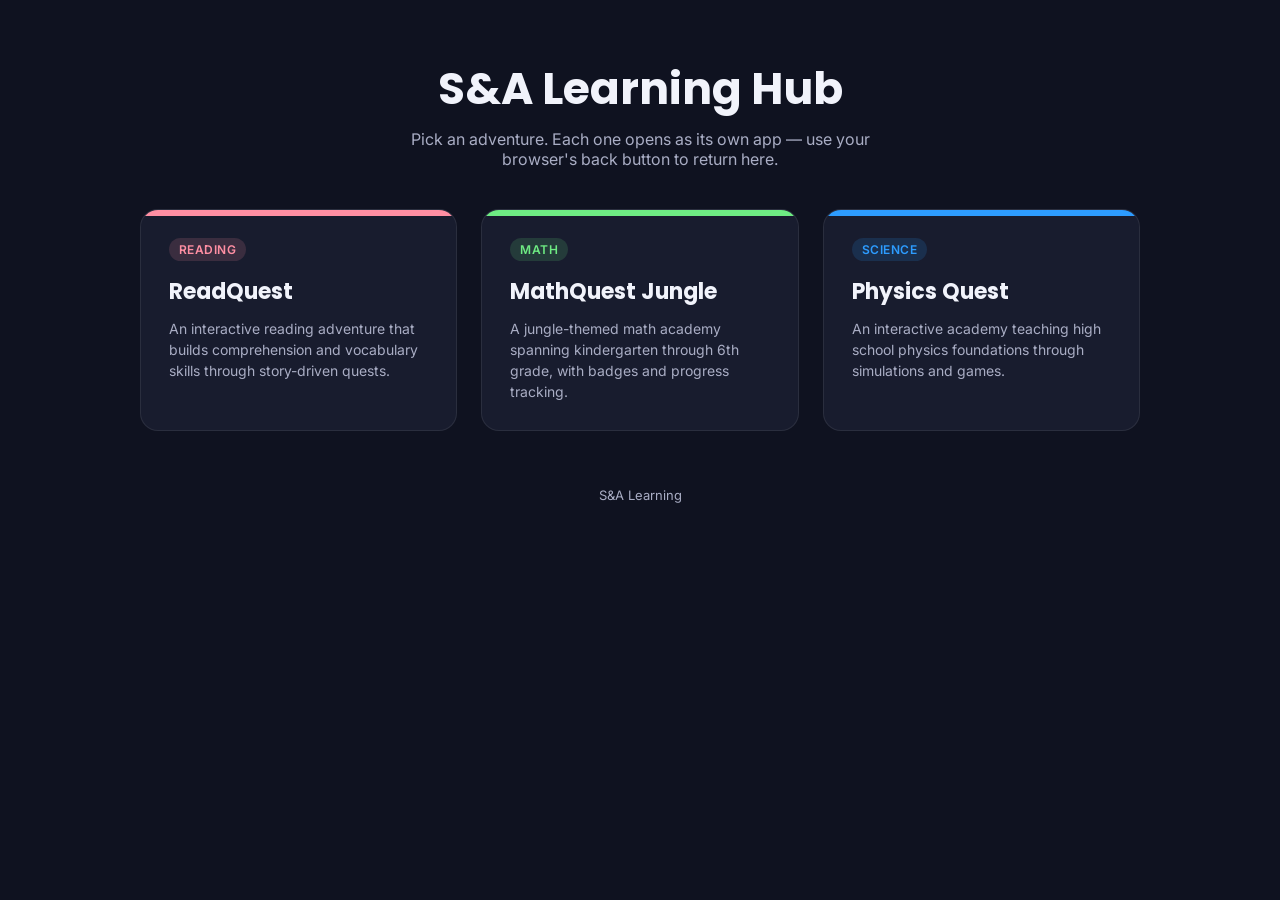
<file: index.html>
<!DOCTYPE html>
<html lang="en">
<head>
<meta charset="UTF-8">
<meta name="viewport" content="width=device-width, initial-scale=1.0">
<title>S&A Learning Hub</title>
<meta name="description" content="One home for ReadQuest, MathQuest Jungle, and Physics Quest.">
<link rel="preconnect" href="https://fonts.googleapis.com">
<link rel="preconnect" href="https://fonts.gstatic.com" crossorigin>
<link href="https://fonts.googleapis.com/css2?family=Poppins:wght@600;800&family=Inter:wght@400;500;600&display=swap" rel="stylesheet">
<style>
  :root{
    --bg:#0f1220; --card:#181c2e; --text:#f1f3fb; --muted:#a9adc4;
    --read:#ff8fa3; --math:#6EEB83; --physics:#2D9CFF;
  }
  *{box-sizing:border-box}
  body{
    margin:0; min-height:100vh; background:var(--bg); color:var(--text);
    font-family:'Inter',system-ui,sans-serif;
    display:flex; flex-direction:column; align-items:center;
    padding:56px 20px;
  }
  h1{
    font-family:'Poppins',sans-serif; font-size:clamp(28px,5vw,44px);
    margin:0 0 8px; text-align:center;
  }
  p.sub{ color:var(--muted); margin:0 0 40px; text-align:center; max-width:520px; }
  .grid{
    display:grid; gap:24px; width:100%; max-width:1000px;
    grid-template-columns:repeat(auto-fit,minmax(260px,1fr));
  }
  a.card{
    display:block; background:var(--card); border-radius:18px; padding:28px;
    text-decoration:none; color:var(--text);
    border:1px solid rgba(255,255,255,.08);
    transition:transform .15s ease, box-shadow .15s ease;
    position:relative; overflow:hidden;
  }
  a.card:hover{ transform:translateY(-4px); box-shadow:0 12px 28px rgba(0,0,0,.35); }
  a.card::before{
    content:""; position:absolute; inset:0 0 auto 0; height:6px;
  }
  .card.read::before{ background:var(--read); }
  .card.math::before{ background:var(--math); }
  .card.physics::before{ background:var(--physics); }
  .card h2{ font-family:'Poppins',sans-serif; font-size:22px; margin:8px 0 10px; }
  .card p{ color:var(--muted); font-size:14px; line-height:1.5; margin:0; }
  .tag{
    display:inline-block; font-size:12px; font-weight:600; letter-spacing:.04em;
    text-transform:uppercase; padding:4px 10px; border-radius:999px;
    margin-bottom:6px;
  }
  .card.read .tag{ background:rgba(255,143,163,.15); color:var(--read); }
  .card.math .tag{ background:rgba(110,235,131,.15); color:var(--math); }
  .card.physics .tag{ background:rgba(45,156,255,.15); color:var(--physics); }
  footer{ margin-top:56px; color:var(--muted); font-size:13px; }
</style>
</head>
<body>
  <h1>S&amp;A Learning Hub</h1>
  <p class="sub">Pick an adventure. Each one opens as its own app — use your browser's back button to return here.</p>

  <div class="grid">
    <a class="card read" href="read-quest/index.html">
      <span class="tag">Reading</span>
      <h2>ReadQuest</h2>
      <p>An interactive reading adventure that builds comprehension and vocabulary skills through story-driven quests.</p>
    </a>

    <a class="card math" href="math-jungle/index.html">
      <span class="tag">Math</span>
      <h2>MathQuest Jungle</h2>
      <p>A jungle-themed math academy spanning kindergarten through 6th grade, with badges and progress tracking.</p>
    </a>

    <a class="card physics" href="physics-quest/index.html">
      <span class="tag">Science</span>
      <h2>Physics Quest</h2>
      <p>An interactive academy teaching high school physics foundations through simulations and games.</p>
    </a>
  </div>

  <footer>S&amp;A Learning</footer>
</body>
</html>
</file>
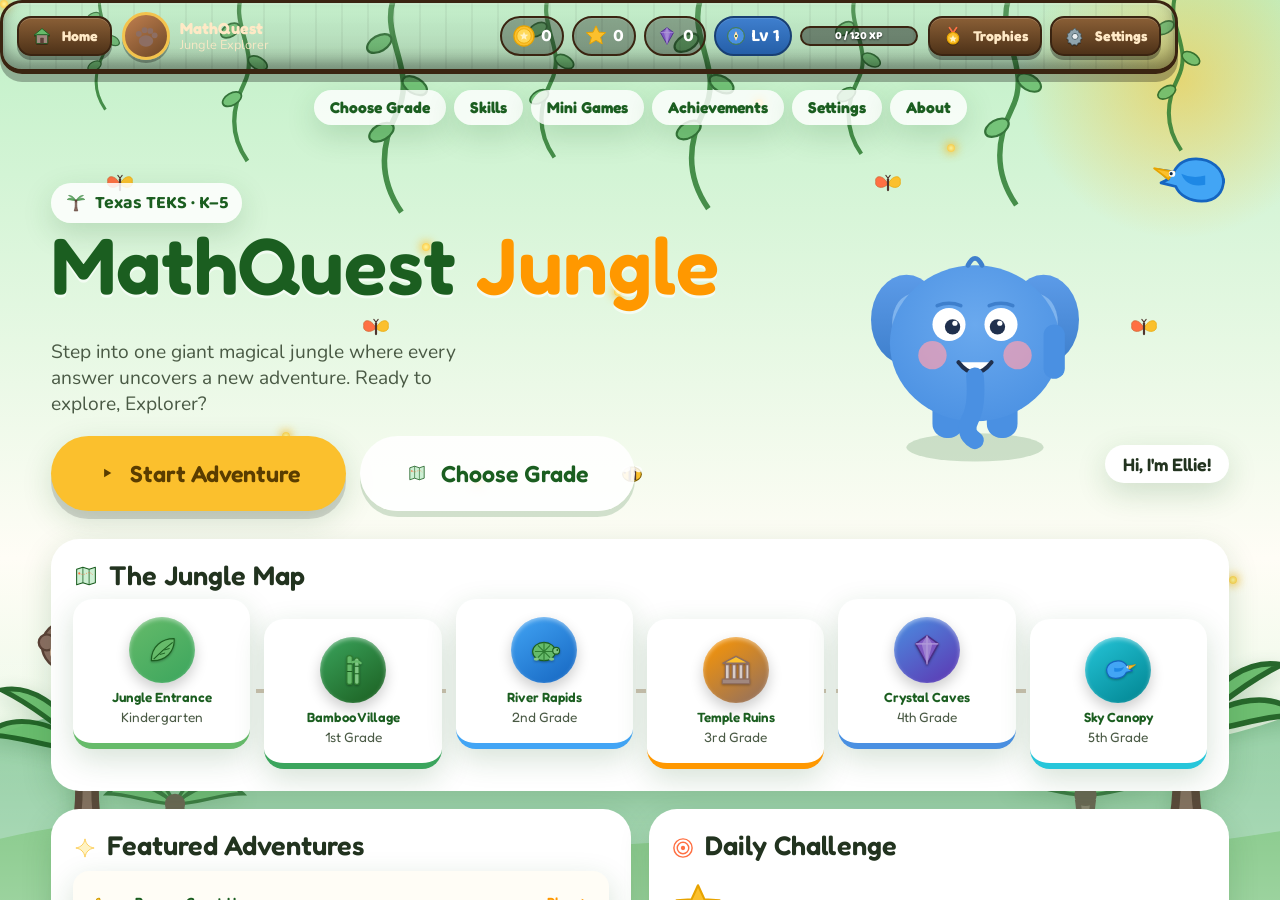
<file: math-jungle/index.html>
<!doctype html>
<html lang="en">
<head>
<meta charset="UTF-8" />
<meta name="viewport" content="width=device-width, initial-scale=1.0, maximum-scale=5.0" />
<meta name="theme-color" content="#1B5E20" />
<title>MathQuest Jungle</title>
<link rel="preconnect" href="https://fonts.googleapis.com" />
<link rel="preconnect" href="https://fonts.gstatic.com" crossorigin />
<link href="https://fonts.googleapis.com/css2?family=Fredoka:wght@400;500;600;700&family=Nunito:wght@400;600;700;800&family=Baloo+2:wght@500;600;700;800&family=Lexend:wght@400;500;600;700&display=swap" rel="stylesheet" />
<style>
/* ============ palette / fonts / a11y ============ */
:root{
  --jungle-green:#3BA55D; --deep-forest:#1B5E20; --sky-blue:#42A5F5; --elephant-blue:#4A90E2;
  --golden-yellow:#FBC02D; --treasure-orange:#FF9800; --success-green:#66BB6A; --alert-coral:#FF7043;
  --bg-cream:#FFFDF6; --soft-white:#FAFAFA;
  --ink:#22331f; --ink-soft:#4a5a45; --card:#fff;
  --shadow-soft:0 10px 30px rgba(27,94,32,.18); --shadow-lift:0 18px 44px rgba(27,94,32,.26);
  --radius-lg:28px; --radius-md:20px;
  --font-primary:'Fredoka',system-ui,sans-serif; --font-secondary:'Nunito',system-ui,sans-serif;
  --font-number:'Baloo 2','Fredoka',system-ui,sans-serif;
  --motion-scale:1; --text-scale:1; --anim-fast:200ms; --anim-med:350ms; --anim-slow:500ms;
  --wood-1:#6d4726; --wood-2:#4e3218; --wood-3:#8a5f36; --wood-edge:#3a2411; --wood-gold:#f3c34d;
}
.opt-large-text{--text-scale:1.18;}
.opt-high-contrast{--ink:#06120a;--ink-soft:#12241a;--bg-cream:#fff;--card:#fff;--jungle-green:#1c7a3a;--elephant-blue:#1b63c9;--shadow-soft:0 0 0 3px #06120a;--shadow-lift:0 0 0 4px #06120a;}
.opt-high-contrast .surface,.opt-high-contrast .card{border:3px solid #06120a!important;}
.opt-reduced-motion *{animation-duration:.001ms!important;animation-iteration-count:1!important;transition-duration:.001ms!important;}
@media (prefers-reduced-motion:reduce){*{animation-duration:.001ms!important;animation-iteration-count:1!important;transition-duration:.001ms!important;}}
.opt-readable-font{--font-primary:'Lexend',sans-serif;--font-secondary:'Lexend',sans-serif;--font-number:'Lexend',sans-serif;}
*{box-sizing:border-box;}
html,body{height:100%;margin:0;}
body{font-family:var(--font-secondary);font-size:calc(18px*var(--text-scale));color:var(--ink);background:var(--bg-cream);-webkit-font-smoothing:antialiased;overflow:hidden;}
h1,h2,h3{font-family:var(--font-primary);font-weight:600;line-height:1.05;margin:0 0 .4em;}
.num{font-family:var(--font-number);font-weight:700;}
button{font-family:var(--font-primary);}
:focus-visible{outline:4px solid var(--golden-yellow);outline-offset:3px;border-radius:8px;}
.sr-only{position:absolute;width:1px;height:1px;padding:0;margin:-1px;overflow:hidden;clip:rect(0,0,0,0);white-space:nowrap;border:0;}
.surface{background:var(--card);border-radius:var(--radius-lg);box-shadow:var(--shadow-soft);}
.container{width:min(1180px,92vw);margin:0 auto;}
.chip{display:inline-flex;align-items:center;gap:6px;background:rgba(255,255,255,.85);color:var(--deep-forest);border-radius:999px;padding:6px 14px;font-weight:700;font-family:var(--font-number);box-shadow:var(--shadow-soft);}
/* buttons */
.btn{--btn-bg:var(--jungle-green);--btn-ink:#fff;appearance:none;border:none;cursor:pointer;color:var(--btn-ink);background:var(--btn-bg);font-size:calc(1.05rem*var(--text-scale));font-weight:600;padding:.85em 1.5em;border-radius:999px;box-shadow:0 8px 0 rgba(0,0,0,.14),var(--shadow-soft);transition:transform var(--anim-fast) cubic-bezier(.34,1.56,.64,1),filter var(--anim-fast) ease;display:inline-flex;align-items:center;gap:.5em;min-height:56px;}
.btn:hover{filter:brightness(1.05);transform:translateY(calc(-2px*var(--motion-scale)));}
.btn:active{transform:translateY(calc(3px*var(--motion-scale)));box-shadow:0 3px 0 rgba(0,0,0,.14);}
.btn:disabled{opacity:.5;cursor:not-allowed;}
.btn--xl{font-size:calc(1.45rem*var(--text-scale));padding:1em 2em;min-height:72px;}
.btn--gold{--btn-bg:var(--golden-yellow);--btn-ink:#5a3d00;}
.btn--orange{--btn-bg:var(--treasure-orange);}
.btn--blue{--btn-bg:var(--elephant-blue);}
.btn--ghost{--btn-bg:rgba(255,255,255,.9);--btn-ink:var(--deep-forest);box-shadow:0 6px 0 rgba(27,94,32,.18);}
.grid-cards{display:grid;gap:clamp(14px,2.4vw,24px);}
.card{background:var(--card);border-radius:var(--radius-lg);box-shadow:var(--shadow-soft);padding:22px;transition:transform var(--anim-med) cubic-bezier(.34,1.56,.64,1),box-shadow var(--anim-med) ease;cursor:pointer;text-align:left;border:none;width:100%;position:relative;overflow:hidden;}
.card:hover{transform:translateY(calc(-6px*var(--motion-scale)));box-shadow:var(--shadow-lift);}
.fade-up{animation:fadeUp var(--anim-slow) ease both;}
/* keyframes */
@keyframes floatY{0%,100%{transform:translateY(0);}50%{transform:translateY(-14px);}}
@keyframes swayX{0%,100%{transform:translateX(-6px) rotate(-1deg);}50%{transform:translateX(6px) rotate(1deg);}}
@keyframes drift{from{transform:translateX(-8vw);}to{transform:translateX(110vw);}}
@keyframes flutter{0%,100%{transform:translateY(0) rotate(-8deg);}50%{transform:translateY(-24px) rotate(8deg);}}
@keyframes pop{0%{transform:scale(.4);opacity:0;}70%{transform:scale(1.12);opacity:1;}100%{transform:scale(1);}}
@keyframes sparkle{0%,100%{opacity:.2;transform:scale(.7);}50%{opacity:1;transform:scale(1.2);}}
@keyframes shakeX{0%,100%{transform:translateX(0);}20%{transform:translateX(-10px);}40%{transform:translateX(10px);}60%{transform:translateX(-7px);}80%{transform:translateX(7px);}}
@keyframes confettiFall{to{transform:translateY(105vh) rotate(720deg);opacity:.9;}}
@keyframes glow{0%,100%{filter:drop-shadow(0 0 4px rgba(251,192,45,.4));}50%{filter:drop-shadow(0 0 16px rgba(251,192,45,.9));}}
@keyframes bob{0%,100%{transform:translateY(0) rotate(-2deg);}50%{transform:translateY(-8px) rotate(2deg);}}
@keyframes fadeUp{from{opacity:0;transform:translateY(18px);}to{opacity:1;transform:translateY(0);}}
@keyframes leafFall{0%{transform:translateY(-10vh) rotate(0);opacity:0;}10%{opacity:1;}100%{transform:translateY(112vh) translateX(40px) rotate(360deg);opacity:.8;}}
@keyframes fall{from{top:-40%;}to{top:120%;}}
/* ============ scene ============ */
#app{position:relative;height:100%;}
.scene{position:fixed;inset:0;overflow:hidden;z-index:0;}
.scene-content{position:relative;z-index:5;height:100vh;overflow-y:auto;}
.scene-sky{position:absolute;inset:0;background:linear-gradient(180deg,var(--c-sky) 0%,#FFFDF6 62%,var(--c-sky) 130%);}
.scene-sun{position:absolute;top:-80px;right:-60px;width:320px;height:320px;border-radius:50%;background:radial-gradient(circle,rgba(251,192,45,.55),rgba(251,192,45,0) 70%);animation:glow 6s ease-in-out infinite;}
.scene-hills{position:absolute;left:0;width:100%;bottom:0;}
.scene-cloud{position:absolute;left:-12%;font-size:3rem;opacity:.85;animation:drift linear infinite;}
.scene-bird{position:absolute;left:-8%;font-size:1.6rem;animation:drift linear infinite;}
.scene-butterfly{position:absolute;font-size:1.8rem;animation:flutter ease-in-out infinite;}
.scene-firefly{position:absolute;width:8px;height:8px;border-radius:50%;background:radial-gradient(circle,#FFF59D,#FBC02D);box-shadow:0 0 8px 2px rgba(251,192,45,.8);animation:sparkle ease-in-out infinite;}
.scene-leaf{position:absolute;top:-6%;font-size:1.5rem;animation:leafFall linear infinite;}
.scene-vine{position:absolute;top:-14px;transform-origin:top center;opacity:.85;animation:swayX 6s ease-in-out infinite;z-index:2;}
.scene-vine .vine-inner{display:block;transform-origin:top center;}
.scene-vine--l{left:3%;}
.scene-vine--r{right:3%;}
.scene-waterfall{position:absolute;bottom:22vh;left:12%;width:70px;height:26vh;border-radius:12px;background:linear-gradient(180deg,rgba(255,255,255,.75),rgba(120,200,255,.35));overflow:hidden;opacity:.7;}
.scene-waterfall span{position:absolute;top:0;width:6px;height:40%;background:rgba(255,255,255,.85);border-radius:6px;animation:fall 1.1s linear infinite;}
.scene-fog{position:absolute;bottom:0;left:0;width:100%;height:30vh;background:linear-gradient(180deg,rgba(255,255,255,0),rgba(255,255,255,.35));pointer-events:none;}
.scene-dim{position:absolute;inset:0;background:rgba(20,40,25,.28);z-index:4;}
.scene-ambient{position:absolute;inset:0;z-index:3;pointer-events:none;}
.scene-ambient--dusk{background:linear-gradient(180deg,rgba(255,152,0,.18) 0%,rgba(255,112,67,.06) 42%,rgba(94,53,177,.16) 100%);}
.scene-ambient--dark{background:radial-gradient(ellipse 90% 60% at 50% 20%,rgba(120,90,200,.14),rgba(8,10,28,.6) 78%);}
.scene-ambient--sky{background:linear-gradient(180deg,rgba(255,255,255,.4) 0%,rgba(255,255,255,0) 55%);}
.scene-stalactite{position:absolute;top:-4px;width:0;height:0;border-left:15px solid transparent;border-right:15px solid transparent;border-top:solid rgba(126,87,194,.4);z-index:3;filter:drop-shadow(0 5px 5px rgba(8,10,28,.35));}
.scene-crystal-glow{position:absolute;border-radius:50%;background:radial-gradient(circle,rgba(179,157,219,.9),rgba(126,87,194,0) 70%);animation:sparkle ease-in-out infinite;z-index:3;pointer-events:none;}
.scene-lily{position:absolute;bottom:15vh;z-index:2;animation:bob 4.2s ease-in-out infinite;pointer-events:none;}
.scene-lily--2{bottom:12vh;animation-duration:5s;}
@media (max-width:760px){.scene-lily{display:none;}}
/* ============ elephant ============ */
.ellie{display:inline-block;}
.ellie svg{overflow:visible;}
.ellie--idle,.ellie--think,.ellie--point,.ellie--wave{animation:bob 3.6s ease-in-out infinite;}
.ellie--wave .ellie-arm{transform-origin:176px 120px;animation:ellieWave .7s ease-in-out infinite;}
.ellie--celebrate{animation:ellieJump .6s ease-in-out infinite;}
.ellie--celebrate .ellie-arm{transform-origin:176px 120px;animation:ellieWave .4s ease-in-out infinite;}
.ellie--encourage{animation:ellieLean 2s ease-in-out infinite;}
@keyframes ellieWave{0%,100%{transform:rotate(-8deg);}50%{transform:rotate(28deg);}}
@keyframes ellieJump{0%,100%{transform:translateY(0);}40%{transform:translateY(-16px);}}
@keyframes ellieLean{0%,100%{transform:rotate(-2deg);}50%{transform:rotate(2deg);}}
/* ============ grade guide buddies (butterfly / bird / tiger / panther / snake) ============ */
.buddy{display:inline-block;}
.buddy svg{overflow:visible;}
.buddy--idle,.buddy--think,.buddy--point{animation:floatY 5s ease-in-out infinite;}
.buddy--wave{animation:bob 1.1s ease-in-out infinite;}
.buddy--celebrate{animation:ellieJump .6s ease-in-out infinite;}
.buddy--encourage{animation:ellieLean 2s ease-in-out infinite;}
.buddy-wing{transform-box:fill-box;transform-origin:center;animation:wingBeat 1.1s ease-in-out infinite;}
.buddy--butterfly .buddy-wing--l{transform-origin:right center;}
.buddy--butterfly .buddy-wing--r{transform-origin:left center;}
.buddy-paw{transform-box:fill-box;transform-origin:center;animation:pawWave .6s ease-in-out infinite;}
.buddy-tongue{transform-box:fill-box;transform-origin:top center;animation:tongueFlick 2.2s ease-in-out infinite;}
@keyframes wingBeat{0%,100%{transform:scaleX(1);}50%{transform:scaleX(.62);}}
@keyframes pawWave{0%,100%{transform:rotate(-10deg);}50%{transform:rotate(22deg);}}
@keyframes tongueFlick{0%,86%,100%{transform:scaleY(.55);}92%{transform:scaleY(1);}}
/* ============ hud / speech / confetti ============ */
.hud{position:sticky;top:0;z-index:30;display:flex;align-items:center;justify-content:space-between;gap:12px;padding:10px clamp(12px,3vw,28px);background:linear-gradient(180deg,rgba(255,255,255,.92),rgba(255,255,255,.72));backdrop-filter:blur(8px);box-shadow:0 4px 18px rgba(27,94,32,.12);flex-wrap:wrap;}
.hud-left,.hud-right{display:flex;gap:8px;}
.hud-icon-btn{border:none;cursor:pointer;background:#fff;width:48px;height:48px;border-radius:16px;font-size:1.4rem;box-shadow:var(--shadow-soft);transition:transform var(--anim-fast) ease;}
.hud-icon-btn:hover{transform:translateY(calc(-2px*var(--motion-scale))) scale(1.05);}
.hud-stats{display:flex;gap:8px;flex-wrap:wrap;align-items:center;}
.hud-level{position:relative;flex-direction:column;align-items:flex-start;gap:2px;}
.hud-xp{display:block;width:70px;height:6px;border-radius:4px;background:#e6efe8;overflow:hidden;}
.hud-xp-fill{display:block;height:100%;background:linear-gradient(90deg,var(--golden-yellow),var(--treasure-orange));transition:width var(--anim-slow) ease;}
/* compact-on-scroll header */
.hud{transition:padding .25s ease,box-shadow .25s ease;}
.hud-icon-btn{transition:width .25s ease,height .25s ease,border-radius .25s ease;}
.hud .chip{transition:padding .25s ease,font-size .25s ease;}
.hud .ic{transition:width .25s ease,height .25s ease;}
.scene-content.scrolled .hud{padding-top:4px;padding-bottom:4px;box-shadow:0 3px 12px rgba(27,94,32,.18);}
.scene-content.scrolled .hud-icon-btn{width:38px;height:38px;border-radius:12px;}
.scene-content.scrolled .hud .ic{width:20px!important;height:20px!important;}
.scene-content.scrolled .hud .chip{padding:3px 10px;font-size:.85rem;}
.scene-content.scrolled .hud-xp{height:4px;width:50px;}
.next-hint{font-family:var(--font-primary);font-weight:600;font-size:1.1rem;color:var(--ink-soft);display:inline-flex;align-items:center;gap:6px;opacity:.9;animation:pop var(--anim-med) ease both;}
.speech{display:flex;align-items:center;gap:8px;flex-wrap:wrap;justify-content:center;}
.speech-bubble{position:relative;background:#fff;border-radius:22px;padding:16px 22px;max-width:460px;font-family:var(--font-primary);font-size:calc(1.15rem*var(--text-scale));color:var(--ink);box-shadow:var(--shadow-soft);animation:pop var(--anim-med) ease both;}
.speech-bubble::before{content:'';position:absolute;left:-14px;top:40%;border:10px solid transparent;border-right-color:#fff;}
.speech-cc{position:absolute;top:-12px;right:12px;background:var(--deep-forest);color:#fff;font-size:.7rem;font-weight:800;padding:2px 7px;border-radius:6px;letter-spacing:1px;}
.confetti{position:fixed;inset:0;pointer-events:none;z-index:60;overflow:hidden;}
.confetti span{position:absolute;top:-20px;animation:confettiFall linear forwards;}
/* ============ manipulatives ============ */
.manip{display:flex;flex-direction:column;align-items:center;gap:8px;margin:8px auto;}
.manip-cap{font-size:.85rem;color:var(--ink-soft);margin:0;}
.manip-objects{flex-direction:row;flex-wrap:wrap;gap:8px;max-width:360px;}
.manip-obj{font-size:2.1rem;animation:pop var(--anim-med) ease both;}
.tenframe-group{display:flex;flex-wrap:wrap;gap:10px;justify-content:center;}
.tenframe{display:grid;grid-template-columns:repeat(5,44px);grid-template-rows:repeat(2,44px);gap:4px;background:var(--deep-forest);padding:4px;border-radius:10px;}
.tenframe-cell{background:#fff;border-radius:8px;display:flex;}
.tenframe-cell.filled::after{content:'';margin:auto;width:26px;height:26px;border-radius:50%;}
.tenframe-cell.a::after{background:var(--elephant-blue);}
.tenframe-cell.b::after{background:var(--golden-yellow);}
.baseten{flex-direction:row;flex-wrap:wrap;align-items:flex-end;justify-content:center;gap:6px;max-width:380px;}
.baseten .manip-cap{flex-basis:100%;}
.bt-hundred{width:50px;height:50px;background:var(--elephant-blue);border-radius:4px;background-image:repeating-linear-gradient(90deg,rgba(255,255,255,.4) 0 1px,transparent 1px 10px),repeating-linear-gradient(0deg,rgba(255,255,255,.4) 0 1px,transparent 1px 10px);}
.bt-ten{width:10px;height:50px;background:var(--jungle-green);border-radius:3px;background-image:repeating-linear-gradient(0deg,rgba(255,255,255,.5) 0 1px,transparent 1px 5px);}
.bt-one{width:10px;height:10px;background:var(--treasure-orange);border-radius:2px;}
.numline{display:flex;align-items:flex-start;border-top:4px solid var(--deep-forest);padding-top:4px;}
.numline-tick{display:flex;flex-direction:column;align-items:center;width:42px;}
.numline-dot{width:12px;height:12px;border-radius:50%;background:var(--jungle-green);margin-top:-12px;}
.numline-dot.here{background:var(--treasure-orange);transform:scale(1.5);box-shadow:0 0 0 4px rgba(255,152,0,.3);}
.numline-dot.there{background:var(--elephant-blue);transform:scale(1.5);box-shadow:0 0 0 4px rgba(74,144,226,.3);}
.numline-num{margin-top:4px;font-size:.95rem;}
.array{display:grid;gap:6px;}
.array-dot{width:22px;height:22px;border-radius:50%;background:var(--elephant-blue);}
.array-sq{width:24px;height:24px;border-radius:4px;background:var(--jungle-green);border:1px solid #fff;}
.rectbox{position:relative;background:rgba(74,144,226,.25);border:3px dashed var(--elephant-blue);border-radius:8px;min-width:60px;min-height:40px;}
.rect-w{position:absolute;top:-24px;left:50%;transform:translateX(-50%);}
.rect-h{position:absolute;left:-22px;top:50%;transform:translateY(-50%);}
.fracbar{display:flex;border:3px solid var(--deep-forest);border-radius:8px;overflow:hidden;width:min(320px,80vw);height:42px;}
.fracbar-part{flex:1;border-right:2px solid var(--deep-forest);}
.fracbar-part:last-child{border-right:none;}
.fracbar-part.on{background:var(--treasure-orange);}
.fracbar--build{margin:10px auto;}
.fracbar-part-btn{flex:1;border:none;border-right:2px solid var(--deep-forest);background:#fff;cursor:pointer;padding:0;height:100%;transition:background var(--anim-fast) ease;}
.fracbar-part-btn:last-child{border-right:none;}
.fracbar-part-btn.on{background:var(--treasure-orange);animation:pop var(--anim-med) ease;}
.fracbar-part-btn:hover:not(:disabled){background:var(--bg-cream);}
.fracbar-part-btn.on:hover:not(:disabled){background:var(--treasure-orange);}
.fraccmp-row{display:flex;align-items:center;gap:10px;margin:4px 0;}
.fraccmp-label{min-width:48px;}
.len-object{height:20px;background:linear-gradient(180deg,var(--jungle-green),var(--deep-forest));border-radius:12px;box-shadow:inset 0 2px 3px rgba(255,255,255,.35);}
.len-object--sm{height:14px;}
.len-units{display:flex;gap:2px;flex-wrap:wrap;justify-content:center;}
.len-unit{line-height:0;}
.lencmp{align-items:stretch;}
.lencmp-row{display:flex;flex-direction:column;align-items:flex-start;gap:4px;margin:6px 0;}
.lencmp-label{font-weight:700;color:var(--deep-forest);}
.bargraph{display:flex;align-items:flex-end;gap:16px;height:160px;padding:8px 12px;background:rgba(255,255,255,.6);border-radius:12px;}
.bargraph-col{display:flex;flex-direction:column;align-items:center;gap:4px;}
.bargraph-bar{width:34px;background:linear-gradient(180deg,var(--jungle-green),var(--deep-forest));border-radius:8px 8px 0 0;display:flex;justify-content:center;align-items:flex-start;padding-top:2px;transition:height var(--anim-slow) ease;}
.bargraph-val{color:#fff;font-size:.8rem;}
.bargraph-label{font-size:1.4rem;}
.prism{position:relative;width:120px;height:100px;margin:18px;}
.prism-front{position:absolute;bottom:0;left:0;width:90px;height:70px;background:var(--elephant-blue);border:2px solid #fff;display:flex;align-items:center;justify-content:center;color:#fff;}
.prism-top{position:absolute;top:0;left:20px;width:90px;height:24px;background:#6AA9EE;transform:skewX(-45deg);border:2px solid #fff;}
.prism-side{position:absolute;bottom:0;right:0;width:24px;height:70px;background:#3E7FCC;transform:skewY(-45deg);border:2px solid #fff;}
.prism-l{position:absolute;top:-6px;right:-10px;}
.shake{animation:shakeX var(--anim-med) ease;}
.pulse-in{animation:pop var(--anim-med) ease both;}
/* ============ pages ============ */
main.container{padding:clamp(16px,3vw,34px) 0 80px;}
.topnav{display:flex;gap:8px;flex-wrap:wrap;justify-content:center;margin:6px auto 0;}
.topnav-link{border:none;cursor:pointer;background:rgba(255,255,255,.82);color:var(--deep-forest);font-weight:700;font-family:var(--font-primary);padding:8px 16px;border-radius:999px;font-size:.98rem;box-shadow:var(--shadow-soft);transition:transform var(--anim-fast) ease;}
.topnav-link:hover{transform:translateY(calc(-2px*var(--motion-scale)));background:#fff;}
.home-hero{display:flex;align-items:center;justify-content:space-between;gap:24px;flex-wrap:wrap;padding:24px 0 10px;}
.home-hero-text{flex:1 1 320px;}
.home-title{font-size:clamp(2.6rem,7vw,5rem);color:var(--deep-forest);text-shadow:0 3px 0 rgba(255,255,255,.6);}
.home-title-accent{color:var(--treasure-orange);}
.home-sub{font-size:calc(1.2rem*var(--text-scale));color:var(--ink-soft);max-width:34ch;}
.home-cta{display:flex;gap:14px;flex-wrap:wrap;margin-top:18px;}
.home-hero-ellie{position:relative;flex:0 0 auto;text-align:center;}
.home-ellie-say{display:inline-block;margin-top:-6px;background:#fff;padding:8px 18px;border-radius:999px;font-family:var(--font-primary);font-weight:600;box-shadow:var(--shadow-soft);}
.home-map{padding:22px;margin-top:18px;position:relative;overflow:hidden;}
.home-regions{display:grid;grid-template-columns:repeat(auto-fit,minmax(150px,1fr));gap:14px;margin-top:20px;position:relative;align-items:start;}
.home-regions::before{content:'';position:absolute;left:2%;right:2%;top:50%;height:4px;background:repeating-linear-gradient(90deg,var(--wood-3) 0 10px,transparent 10px 20px);opacity:.35;z-index:0;border-radius:4px;}
.home-region{border:none;cursor:pointer;background:#fff;border-radius:var(--radius-md);padding:18px 12px;text-align:center;display:flex;flex-direction:column;align-items:center;gap:4px;box-shadow:var(--shadow-soft);border-bottom:6px solid var(--rc);transition:transform var(--anim-med) cubic-bezier(.34,1.56,.64,1),box-shadow var(--anim-med) ease;animation:fadeUp var(--anim-slow) ease both;position:relative;z-index:1;}
.home-region:nth-child(odd){margin-top:-10px;}
.home-region:nth-child(even){margin-top:10px;}
.home-region:hover{transform:translateY(calc(-6px*var(--motion-scale))) scale(1.03);box-shadow:var(--shadow-lift);}
.home-region-medal{width:66px;height:66px;border-radius:50%;display:grid;place-items:center;background:linear-gradient(145deg,var(--rc),var(--rc2,var(--rc)));box-shadow:0 6px 14px rgba(0,0,0,.2),inset 0 2px 4px rgba(255,255,255,.45);margin-bottom:2px;}
.home-region-medal .ic{filter:drop-shadow(0 1px 1px rgba(0,0,0,.3));}
.home-region-icon{font-size:2.4rem;}
.home-region-name{font-family:var(--font-primary);font-weight:600;color:var(--deep-forest);}
.home-region-grade{font-size:.85rem;color:var(--ink-soft);}
.home-two{display:grid;grid-template-columns:1fr 1fr;gap:18px;margin-top:18px;}
.home-panel{padding:22px;}
.home-featured{display:flex;flex-direction:column;gap:10px;margin-top:8px;}
.home-feat{display:flex;align-items:center;gap:12px;border:none;cursor:pointer;background:var(--bg-cream);border-radius:16px;padding:12px 16px;font-family:var(--font-primary);font-weight:600;color:var(--deep-forest);box-shadow:var(--shadow-soft);transition:transform var(--anim-fast) ease;}
.home-feat:hover{transform:translateX(4px);}
.home-feat-icon{font-size:1.8rem;}
.home-feat-go{margin-left:auto;color:var(--treasure-orange);}
.home-daily{display:flex;flex-direction:column;align-items:flex-start;gap:12px;margin-top:8px;}
.home-daily-badge{font-size:3rem;animation:floatY 3s ease-in-out infinite;}
.home-empty{color:var(--ink-soft);}
.home-discoveries{display:flex;gap:8px;flex-wrap:wrap;}
.home-foot{text-align:center;color:var(--ink-soft);margin-top:26px;font-size:.95rem;}
.map-page{text-align:center;}
.map-intro{display:flex;justify-content:center;margin-bottom:6px;}
.map-title{color:var(--deep-forest);font-size:clamp(2rem,5vw,3.2rem);text-shadow:0 2px 0 rgba(255,255,255,.6);}
.map-trail{display:flex;flex-wrap:wrap;gap:18px;justify-content:center;align-items:stretch;margin-top:18px;position:relative;}
.map-trail::before{content:'';position:absolute;left:0;right:0;top:50%;height:5px;background:repeating-linear-gradient(90deg,var(--wood-3) 0 12px,transparent 12px 24px);opacity:.4;z-index:0;border-radius:4px;}
.map-node{position:relative;width:210px;cursor:pointer;border:none;background:#fff;background:linear-gradient(165deg,#fff 55%,color-mix(in srgb,var(--rc) 12%,#fff) 100%);border-radius:24px;padding:22px 16px 18px;box-shadow:var(--shadow-soft);border-bottom:8px solid var(--rc);display:flex;flex-direction:column;align-items:center;gap:4px;text-align:center;transition:transform var(--anim-med) cubic-bezier(.34,1.56,.64,1);animation:fadeUp var(--anim-slow) ease both;z-index:1;}
.map-node--up{transform:translateY(-8px);}
.map-node:hover{transform:translateY(calc(-8px*var(--motion-scale))) scale(1.04);box-shadow:var(--shadow-lift);}
.map-node-badge{position:absolute;top:-16px;left:-10px;width:42px;height:42px;border-radius:50%;background:var(--rc);color:#fff;display:grid;place-items:center;font-size:1.2rem;box-shadow:var(--shadow-soft);}
.map-node-medal{width:76px;height:76px;border-radius:50%;display:grid;place-items:center;background:linear-gradient(145deg,var(--rc),var(--rc2,var(--rc)));box-shadow:0 6px 14px rgba(0,0,0,.2),inset 0 2px 4px rgba(255,255,255,.45);margin-bottom:2px;}
.map-node-medal .ic{filter:drop-shadow(0 1px 1px rgba(0,0,0,.3));}
.map-node-icon{font-size:3rem;}
.map-node-region{font-family:var(--font-primary);font-weight:700;font-size:1.25rem;color:var(--deep-forest);}
.map-node-grade{color:var(--rc);font-weight:700;}
.map-node-tag{font-size:.82rem;color:var(--ink-soft);}
.region-head{display:flex;justify-content:space-between;align-items:center;gap:20px;flex-wrap:wrap;padding:10px 0 4px;}
.region-title{font-size:clamp(2rem,5vw,3.4rem);color:var(--deep-forest);}
.region-tag{color:var(--ink-soft);font-size:1.1rem;margin:0;}
.region-grid{grid-template-columns:repeat(auto-fill,minmax(210px,1fr));margin-top:26px;position:relative;align-items:start;}
.region-grid::before{content:'';position:absolute;left:1%;right:1%;top:54px;height:4px;background:repeating-linear-gradient(90deg,var(--rc) 0 10px,transparent 10px 20px);opacity:.28;z-index:0;border-radius:4px;}
.skill-card{display:flex;flex-direction:column;align-items:flex-start;gap:6px;border-bottom:8px solid var(--rc);position:relative;z-index:1;}
.skill-card:nth-child(odd){margin-top:-8px;}
.skill-card:nth-child(even){margin-top:10px;}
.skill-card-medal{width:58px;height:58px;border-radius:50%;display:grid;place-items:center;background:linear-gradient(145deg,var(--rc),var(--rc2,var(--rc)));box-shadow:0 5px 12px rgba(0,0,0,.18),inset 0 2px 4px rgba(255,255,255,.4);margin-bottom:2px;}
.skill-card-medal .ic{filter:drop-shadow(0 1px 1px rgba(0,0,0,.3));}
.skill-card-icon{font-size:2.6rem;}
.skill-card-name{font-family:var(--font-primary);font-weight:700;font-size:1.3rem;color:var(--deep-forest);}
.skill-card-teks{font-size:.85rem;color:var(--ink-soft);background:var(--bg-cream);padding:2px 10px;border-radius:999px;}
.skill-card-play{margin-top:6px;color:var(--treasure-orange);font-weight:700;font-family:var(--font-primary);}
.activity{max-width:780px;}
.activity-top{display:flex;justify-content:space-between;align-items:center;gap:12px;flex-wrap:wrap;margin-bottom:12px;}
.activity-meta{display:flex;gap:8px;flex-wrap:wrap;}
.activity-progress{display:flex;gap:8px;}
.prog-dot{width:16px;height:16px;border-radius:50%;background:rgba(255,255,255,.7);box-shadow:inset 0 0 0 2px rgba(27,94,32,.25);}
.prog-dot.past{background:var(--success-green);box-shadow:none;}
.prog-dot.now{background:var(--golden-yellow);box-shadow:0 0 0 4px rgba(251,192,45,.35);}
.question-card{padding:clamp(20px,4vw,40px);text-align:center;position:relative;}
.question-ellie{position:absolute;top:-34px;left:50%;transform:translateX(-50%);}
.question-prompt{font-size:clamp(1.8rem,5vw,3rem);color:var(--deep-forest);margin:46px 0 10px;}
.question-emoji{font-size:clamp(1.8rem,5vw,2.6rem);line-height:1.5;letter-spacing:4px;margin-bottom:8px;word-break:break-word;}
.question-support{margin:10px auto 4px;}
.answers{display:grid;grid-template-columns:repeat(auto-fit,minmax(120px,1fr));gap:14px;margin:18px 0;}
.answer-btn{border:none;border-bottom:5px solid var(--rc,var(--jungle-green));cursor:pointer;background:#fff;color:var(--deep-forest);font-size:clamp(1.4rem,4vw,2rem);padding:18px 12px;border-radius:20px;box-shadow:0 6px 0 rgba(27,94,32,.18),var(--shadow-soft);transition:transform var(--anim-fast) cubic-bezier(.34,1.56,.64,1),background var(--anim-fast) ease;}
.answer-btn:hover:not(:disabled){transform:translateY(calc(-3px*var(--motion-scale)));background:var(--bg-cream);}
.answer-btn:active:not(:disabled){transform:translateY(3px);box-shadow:0 2px 0 rgba(27,94,32,.18);}
.answer--right{background:var(--success-green);color:#fff;box-shadow:0 6px 0 rgba(27,94,32,.3);animation:pop var(--anim-med) ease;}
.answer-type{display:flex;gap:12px;justify-content:center;align-items:center;margin:20px 0;flex-wrap:wrap;}
.answer-input{width:min(240px,70vw);font-size:clamp(1.8rem,6vw,2.6rem);text-align:center;padding:12px 16px;border:4px solid var(--rc,var(--elephant-blue));border-radius:18px;color:var(--deep-forest);background:#fff;outline-offset:4px;}
.chip--streak{background:linear-gradient(180deg,#fff3e0,#ffe0b2);color:#c65500;animation:streakPulse 1.2s ease-in-out infinite;}
@keyframes streakPulse{0%,100%{transform:scale(1);}50%{transform:scale(1.08);}}
.feedback{margin:8px auto 4px;font-family:var(--font-primary);font-weight:700;font-size:1.35rem;}
.feedback--yes{color:var(--success-green);}
.feedback--try{color:var(--treasure-orange);}
.feedback-reward{color:var(--golden-yellow);margin-left:6px;}
.feedback-hint{font-size:1rem;color:var(--ink-soft);font-weight:600;margin-top:8px;}
.activity-controls{margin-top:14px;display:flex;justify-content:center;gap:12px;flex-wrap:wrap;}
.quest-done{text-align:center;display:flex;flex-direction:column;align-items:center;gap:10px;padding-top:30px;border-top:8px solid var(--rc,var(--golden-yellow));}
.quest-chest{font-size:5rem;animation:floatY 2.4s ease-in-out infinite;}
.quest-done h1{font-size:clamp(2.2rem,6vw,3.4rem);color:var(--treasure-orange);}
.quest-done-sub{color:var(--ink-soft);font-size:1.2rem;max-width:40ch;}
.quest-rewards{display:flex;gap:10px;flex-wrap:wrap;justify-content:center;margin:8px 0;}
.quest-actions{display:flex;gap:14px;flex-wrap:wrap;justify-content:center;margin-top:10px;}
/* ============ activity: carved-wood ribbon + lesson-steps rail ============ */
.act-shell{width:min(1180px,94vw);margin:0 auto;padding:clamp(10px,2.4vw,22px) 0 80px;}
/* shared header uses the same wood ribbon, centered like a page container */
.hud-ribbon{width:min(1180px,92vw);margin:10px auto 16px;}
.act-ribbon{position:sticky;top:0;z-index:20;display:flex;align-items:center;gap:10px;flex-wrap:wrap;justify-content:space-between;
  margin:0 0 16px;padding:9px 14px;border-radius:22px;
  background:linear-gradient(180deg,var(--wood-3),var(--wood-1) 46%,var(--wood-2));
  border:3px solid var(--wood-edge);border-bottom:5px solid var(--rc,var(--wood-edge));
  background-image:linear-gradient(180deg,rgba(255,255,255,.12),rgba(0,0,0,.14)),repeating-linear-gradient(90deg,rgba(0,0,0,.05) 0 2px,transparent 2px 26px);
  box-shadow:0 8px 0 rgba(0,0,0,.28),inset 0 2px 0 rgba(255,255,255,.16),inset 0 -8px 16px rgba(0,0,0,.34);}
.wood-btn{display:inline-flex;align-items:center;gap:7px;cursor:pointer;border:2px solid var(--wood-edge);
  background:linear-gradient(180deg,var(--wood-3),var(--wood-2));color:#ffe9c6;font-family:var(--font-primary);font-weight:700;
  font-size:.88rem;line-height:1.05;padding:7px 12px;border-radius:14px;text-align:left;
  box-shadow:0 4px 0 rgba(0,0,0,.32),inset 0 1px 0 rgba(255,255,255,.18);transition:transform var(--anim-fast) ease;}
.wood-btn:hover{transform:translateY(calc(-2px*var(--motion-scale)));}
.wood-btn:active{transform:translateY(2px);box-shadow:0 1px 0 rgba(0,0,0,.32);}
.wood-btn .ic{filter:drop-shadow(0 1px 0 rgba(0,0,0,.35));}
.act-avatar{width:48px;height:48px;border-radius:50%;display:grid;place-items:center;flex:0 0 auto;overflow:hidden;
  background:linear-gradient(145deg,var(--rc,#c07f4f),var(--rc2,#6d4726));border:3px solid var(--wood-gold);box-shadow:0 3px 0 rgba(0,0,0,.3);}
.act-id{display:flex;flex-direction:column;line-height:1.12;color:#ffe9c6;margin-right:auto;}
.act-id-name{font-family:var(--font-primary);font-weight:800;font-size:1rem;}
.act-id-region{font-size:.8rem;opacity:.85;}
.act-stats{display:flex;align-items:center;gap:8px;flex-wrap:wrap;}
.wood-stat{display:inline-flex;align-items:center;gap:5px;background:rgba(0,0,0,.3);border:2px solid var(--wood-edge);border-radius:999px;padding:4px 10px;color:#fff;font-family:var(--font-number);font-weight:800;box-shadow:inset 0 1px 0 rgba(255,255,255,.12);}
.wood-stat .num{color:#fff;}
.wood-stat--lv{background:linear-gradient(180deg,#3f7fce,#255fa8);border-color:#183f73;}
.wood-xp{position:relative;width:118px;height:20px;border-radius:999px;background:rgba(0,0,0,.42);border:2px solid var(--wood-edge);overflow:hidden;display:inline-flex;align-items:center;}
.wood-xp-fill{position:absolute;left:0;top:0;bottom:0;background:linear-gradient(90deg,#7ed957,#39a55d);}
.wood-xp-txt{position:relative;width:100%;text-align:center;font-size:.7rem;color:#fff;font-weight:800;text-shadow:0 1px 2px rgba(0,0,0,.6);}
.act-ribbon-right{display:flex;gap:8px;flex-wrap:wrap;}
.act-ribbon-right .wood-btn span{display:none;}
@media(min-width:960px){.act-ribbon-right .wood-btn span{display:inline;}}
.act-body{display:flex;gap:16px;align-items:flex-start;}
.act-rail{flex:0 0 188px;display:flex;flex-direction:column;gap:8px;padding:14px 12px;border-radius:20px;position:sticky;top:84px;
  background:linear-gradient(180deg,var(--wood-1),var(--wood-2));border:3px solid var(--wood-edge);
  box-shadow:0 8px 0 rgba(0,0,0,.26),inset 0 2px 0 rgba(255,255,255,.14);}
.rail-title{color:var(--wood-gold);font-family:var(--font-primary);font-weight:800;font-size:1.05rem;text-align:center;margin:0 0 4px;letter-spacing:.5px;}
.rail-step{display:flex;align-items:center;gap:9px;padding:9px 10px;border-radius:14px;color:#f4e3c8;font-family:var(--font-primary);font-weight:700;border:2px solid transparent;}
.rail-badge{flex:0 0 26px;width:26px;height:26px;border-radius:50%;display:grid;place-items:center;background:rgba(0,0,0,.32);border:2px solid var(--wood-edge);font-family:var(--font-number);font-weight:800;font-size:.9rem;}
.rail-check{display:inline-flex;}.rail-check .ic{width:20px;height:20px;}
.rail-ic{display:inline-flex;}
.rail-name{font-size:.98rem;}
.rail-step--todo{opacity:.55;}
.rail-step--active{background:linear-gradient(180deg,#f3c34d,#e0a52e);color:#4a2f10;border-color:#8a5a12;box-shadow:0 4px 0 rgba(0,0,0,.28);}
.rail-step--active .rail-badge{background:#fff;color:#4a2f10;}
.rail-step--done .rail-badge{background:var(--success-green);border-color:#1b5e20;color:#fff;}
.act-main{flex:1 1 auto;min-width:0;}
.act-card{padding:clamp(18px,3.2vw,36px);position:relative;text-align:center;}
.act-card-top{display:flex;justify-content:space-between;align-items:center;gap:10px;flex-wrap:wrap;}
.act-counter{font-family:var(--font-number);font-weight:800;color:var(--deep-forest);background:var(--bg-cream);padding:4px 12px;border-radius:999px;box-shadow:var(--shadow-soft);}
.act-card .activity-progress{justify-content:center;margin:12px 0 0;}
.act-audio{width:44px;height:44px;border-radius:14px;border:2px solid var(--wood-edge);cursor:pointer;flex:0 0 auto;
  background:linear-gradient(180deg,#f7edd6,#e9d7ac);box-shadow:0 4px 0 rgba(27,94,32,.18);display:grid;place-items:center;}
.act-audio:active{transform:translateY(2px);}
.act-card-head h1{color:var(--deep-forest);font-size:clamp(1.5rem,4vw,2.2rem);}
.act-sub{color:var(--ink-soft);font-weight:600;}
.act-card .question-ellie{position:static;transform:none;margin:2px auto -8px;display:flex;justify-content:center;}
.act-card .question-prompt{margin:10px 0 10px;}
/* learn screen */
.learn-head{display:flex;align-items:center;gap:14px;flex-wrap:wrap;justify-content:center;}
.learn-head-txt h1{color:var(--treasure-orange);font-size:clamp(1.4rem,4vw,2rem);margin:0;}
.learn-head-txt h2{color:var(--deep-forest);font-size:clamp(1.3rem,3.4vw,1.8rem);margin:2px 0 6px;}
.learn-tip{font-size:1.14rem;color:var(--deep-forest);max-width:60ch;margin:14px auto;line-height:1.5;}
.learn-video-row{display:flex;flex-wrap:wrap;align-items:center;justify-content:center;gap:10px 14px;margin:6px auto 12px;max-width:560px;}
.learn-video-hint{font-weight:700;color:var(--deep-forest);}
.learn-video{text-decoration:none;}
.learn-example{background:var(--bg-cream);border:3px dashed var(--rc,var(--golden-yellow));border-radius:18px;padding:16px;margin:8px auto;max-width:560px;}
.learn-ex-label{display:inline-flex;align-items:center;gap:6px;font-weight:800;color:var(--treasure-orange);font-family:var(--font-primary);}
.learn-demo{display:flex;flex-direction:column;align-items:center;gap:6px;margin-top:8px;}
.learn-demo-q{font-size:clamp(1.2rem,3vw,1.7rem);color:var(--deep-forest);}
.learn-demo-a{font-size:1.2rem;color:var(--success-green);font-weight:800;}
.learn-demo-hint{color:var(--ink-soft);font-weight:600;}
.learn-card>.btn{display:flex;margin:18px auto 0;}
/* remember note (practice) */
.remember-note{background:#fff7d6;border:2px solid var(--golden-yellow);border-radius:14px;padding:10px 14px;margin:16px auto 0;max-width:340px;box-shadow:0 4px 0 rgba(231,163,0,.25);transform:rotate(-1.1deg);}
.remember-note h4{margin:0 0 4px;color:var(--success-green);font-family:var(--font-primary);font-weight:800;}
.remember-note p{margin:0;color:var(--deep-forest);font-weight:600;font-size:.98rem;}
@media(max-width:820px){
  .act-body{flex-direction:column;}
  .act-rail{flex:1 1 auto;width:100%;flex-direction:row;overflow-x:auto;position:static;top:auto;gap:6px;padding:10px;}
  .act-rail .rail-title{display:none;}
  .rail-step{flex:0 0 auto;flex-direction:column;gap:3px;padding:8px;min-width:76px;text-align:center;}
  .rail-name{font-size:.78rem;}
}
.mg-title{text-align:center;color:var(--deep-forest);font-size:clamp(2rem,5vw,3rem);}
.mg-grid{grid-template-columns:repeat(auto-fill,minmax(220px,1fr));}
.mg-card{display:flex;flex-direction:column;align-items:center;gap:6px;text-align:center;}
.mg-icon{font-size:3rem;}
.mg-name{font-family:var(--font-primary);font-weight:700;font-size:1.3rem;color:var(--deep-forest);}
.mg-blurb{color:var(--ink-soft);font-size:.95rem;}
.mg-play{margin-top:4px;color:var(--treasure-orange);font-weight:700;}
.mg-soon{text-align:center;color:var(--ink-soft);margin-top:16px;}
.mm-wrap{padding:26px;}
.mm{text-align:center;display:flex;flex-direction:column;align-items:center;gap:14px;}
.mm-hint{font-family:var(--font-primary);font-weight:700;font-size:1.3rem;color:var(--deep-forest);}
.mm-grid{display:grid;grid-template-columns:repeat(4,minmax(60px,90px));gap:12px;}
.mm-card{position:relative;aspect-ratio:3/4;border:none;cursor:pointer;background:transparent;perspective:600px;}
.mm-face{position:absolute;inset:0;display:grid;place-items:center;border-radius:14px;backface-visibility:hidden;font-size:1.5rem;box-shadow:var(--shadow-soft);transition:transform var(--anim-med) ease;}
.mm-back{background:linear-gradient(160deg,var(--jungle-green),var(--deep-forest));color:#fff;font-size:2rem;}
.mm-front{background:#fff;color:var(--deep-forest);transform:rotateY(180deg);padding:4px;word-break:break-word;}
.mm-card.flipped .mm-back{transform:rotateY(180deg);}
.mm-card.flipped .mm-front{transform:rotateY(0);}
.mm-win{display:flex;flex-direction:column;align-items:center;gap:10px;}
/* ---- mini games: shared ---- */
.mg-grade-picker{display:flex;gap:8px;flex-wrap:wrap;justify-content:center;margin:14px 0 6px;}
.mg-grade-chip{border:none;cursor:pointer;background:#fff;border-radius:999px;padding:8px 16px;display:inline-flex;align-items:center;gap:6px;font-family:var(--font-primary);font-weight:700;color:var(--deep-forest);box-shadow:var(--shadow-soft);border-bottom:4px solid var(--rc);transition:transform var(--anim-fast) ease;}
.mg-grade-chip:hover{transform:translateY(-2px);}
.mg-grade-chip.active{background:linear-gradient(145deg,var(--rc),var(--rc2));color:#fff;}
.mg-grade-label{text-align:center;color:var(--ink-soft);font-weight:700;margin:0;}
.game-panel{text-align:center;display:flex;flex-direction:column;align-items:center;gap:12px;}
.game-hint{font-family:var(--font-primary);font-weight:700;font-size:1.15rem;color:var(--deep-forest);}
.game-prompt{font-size:clamp(1.6rem,4.5vw,2.6rem);color:var(--deep-forest);margin:4px 0;}
.game-ask{font-weight:700;color:var(--deep-forest);margin:2px 0;}
.game-back{margin-top:6px;}
/* Treasure Tap */
.tt-timer{width:min(420px,90%);height:14px;border-radius:8px;background:rgba(0,0,0,.12);overflow:hidden;}
.tt-timer-fill{height:100%;background:linear-gradient(90deg,#66BB6A,#FBC02D,#FF7043);transition:width .2s linear;}
.tt-chests{display:flex;gap:16px;flex-wrap:wrap;justify-content:center;margin:6px 0;}
.tt-chest{border:none;cursor:pointer;background:#fff;border-radius:18px;padding:14px;display:flex;flex-direction:column;align-items:center;gap:4px;box-shadow:0 6px 0 rgba(27,94,32,.18),var(--shadow-soft);transition:transform var(--anim-fast) ease;}
.tt-chest:hover:not(:disabled){transform:translateY(-3px);}
.tt-chest:disabled{opacity:.75;}
.tt-chest--right{background:var(--success-green);color:#fff;animation:pop var(--anim-med) ease;}
.tt-chest--wrong{opacity:.35;}
/* Pattern Path */
.pp-path{display:flex;gap:10px;justify-content:center;flex-wrap:wrap;margin:6px 0;}
.pp-stone{background:#fff;border-radius:14px;padding:12px 18px;font-family:var(--font-number);font-weight:800;font-size:1.25rem;color:var(--deep-forest);box-shadow:var(--shadow-soft);border-bottom:5px solid var(--success-green);}
.pp-stone--blank{background:var(--golden-yellow);color:#5a3d00;animation:streakPulse 1.4s ease-in-out infinite;}
.pp-choices{display:flex;gap:12px;justify-content:center;flex-wrap:wrap;margin:2px 0;}
.pp-choice{border:none;cursor:pointer;background:#fff;border-radius:16px;padding:14px 22px;font-family:var(--font-number);font-weight:800;font-size:1.25rem;color:var(--deep-forest);box-shadow:0 6px 0 rgba(27,94,32,.18),var(--shadow-soft);transition:transform var(--anim-fast) ease;}
.pp-choice:hover:not(:disabled){transform:translateY(-3px);}
.pp-choice:disabled{opacity:.75;}
/* True or False Swamp */
.tf-statement{font-size:clamp(1.5rem,4.2vw,2.3rem);color:var(--deep-forest);font-weight:800;margin:6px 0;}
.tf-pads{display:flex;gap:26px;justify-content:center;margin:8px 0;flex-wrap:wrap;}
.tf-pad{border:none;cursor:pointer;background:linear-gradient(160deg,#81C784,#4CAF50);color:#fff;border-radius:50%;width:112px;height:112px;display:flex;flex-direction:column;align-items:center;justify-content:center;gap:2px;font-family:var(--font-primary);font-weight:800;font-size:1.05rem;box-shadow:0 6px 0 rgba(27,94,32,.3),var(--shadow-soft);transition:transform var(--anim-fast) ease;}
.tf-pad:hover:not(:disabled){transform:translateY(-4px) scale(1.03);}
.tf-pad:disabled{opacity:.75;}
.tf-pad--right{background:linear-gradient(160deg,#FBC02D,#F9A825);animation:pop var(--anim-med) ease;}
.tf-pad--wrong{opacity:.35;}
/* Picture Match */
.pm-word{font-size:.82rem;font-weight:800;text-align:center;line-height:1.15;}
.pm-fracbar{display:flex;width:58px;height:22px;border:2px solid var(--deep-forest);border-radius:6px;overflow:hidden;}
.pm-frac-part{flex:1;border-right:1px solid var(--deep-forest);}
.pm-frac-part:last-child{border-right:none;}
.pm-frac-part.on{background:var(--treasure-orange);}
.ach-title{text-align:center;color:var(--deep-forest);font-size:clamp(2rem,5vw,3rem);}
.ach-note{text-align:center;color:var(--ink-soft);margin-top:-6px;}
.ach-stats{grid-template-columns:repeat(auto-fill,minmax(150px,1fr));margin:16px 0 24px;}
.ach-stat{padding:18px;text-align:center;display:flex;flex-direction:column;gap:4px;}
.ach-stat-icon{font-size:2.2rem;}
.ach-stat-val{font-size:2rem;color:var(--deep-forest);}
.ach-stat-label{color:var(--ink-soft);font-size:.9rem;}
.ach-sub{text-align:center;color:var(--deep-forest);}
.ach-badges{grid-template-columns:repeat(auto-fill,minmax(180px,1fr));}
.ach-badge{padding:18px;text-align:center;display:flex;flex-direction:column;gap:4px;transition:transform var(--anim-med) ease;}
.ach-badge.got{border-bottom:6px solid var(--golden-yellow);}
.ach-badge.locked{opacity:.6;filter:grayscale(.4);}
.ach-badge-icon{font-size:2.6rem;}
.ach-badge-name{font-family:var(--font-primary);font-weight:700;color:var(--deep-forest);}
.ach-badge-desc{font-size:.85rem;color:var(--ink-soft);}
.ach-badge-earned{color:var(--success-green);font-weight:700;}
.settings{max-width:720px;}
.set-title{text-align:center;color:var(--deep-forest);font-size:clamp(2rem,5vw,3rem);}
.set-group{padding:22px;margin-bottom:18px;}
.set-group h2{color:var(--deep-forest);}
.set-row{display:flex;align-items:center;justify-content:space-between;gap:16px;padding:12px 0;border-bottom:2px dashed rgba(27,94,32,.12);}
.set-row:last-child{border-bottom:none;}
.set-row-text{display:flex;flex-direction:column;}
.set-row-label{font-family:var(--font-primary);font-weight:600;font-size:1.1rem;color:var(--deep-forest);}
.set-row-desc{color:var(--ink-soft);font-size:.9rem;}
.toggle{position:relative;width:66px;height:36px;border-radius:999px;border:none;cursor:pointer;background:#cfd8cf;transition:background var(--anim-med) ease;flex:0 0 auto;}
.toggle.on{background:var(--success-green);}
.toggle-knob{position:absolute;top:3px;left:3px;width:30px;height:30px;border-radius:50%;background:#fff;box-shadow:var(--shadow-soft);transition:transform var(--anim-med) cubic-bezier(.34,1.56,.64,1);}
.toggle.on .toggle-knob{transform:translateX(30px);}
.set-select{font-family:var(--font-primary);font-size:1rem;padding:8px 12px;border-radius:12px;border:2px solid var(--elephant-blue);}
.set-foot{text-align:center;color:var(--ink-soft);}
.about{max-width:760px;}
.about-card{padding:30px;}
.about-card h1{color:var(--deep-forest);font-size:clamp(1.8rem,5vw,2.6rem);}
.about-card h2{color:var(--treasure-orange);margin-top:20px;}
.about-card p{color:var(--ink-soft);font-size:1.08rem;line-height:1.6;}
.about-regions{display:flex;gap:8px;flex-wrap:wrap;margin:10px 0;}
.about-version{font-style:italic;color:var(--ink-soft);}
/* ---- SVG icon system ---- */
.ic{display:inline-flex;align-items:center;justify-content:center;vertical-align:middle;line-height:0;flex:0 0 auto;}
.ic svg{width:100%;height:100%;display:block;overflow:visible;}
.ic-inline{vertical-align:-0.18em;margin-right:.12em;}
.count-sprite{margin:3px;animation:pop var(--anim-med) ease both;}
.mm-group{display:inline-flex;flex-wrap:wrap;gap:2px;justify-content:center;align-items:center;max-width:74px;}
/* keep decorative scenery non-interactive */
.scene .ic{pointer-events:none;}
.scene-cloud,.scene-bird,.scene-butterfly,.scene-leaf,.scene-vine,.scene-critter,.scene-palm{pointer-events:none;}
/* wing flapping */
.scene-bird .wing,.scene-butterfly .wing-l,.scene-butterfly .wing-r{transform-box:fill-box;transform-origin:center;}
.scene-bird .wing{animation:wingFlap .42s ease-in-out infinite;}
.scene-butterfly .wing-l{animation:wingFlap .28s ease-in-out infinite;}
.scene-butterfly .wing-r{animation:wingFlap .28s ease-in-out infinite reverse;}
@keyframes wingFlap{0%,100%{transform:scaleX(1);}50%{transform:scaleX(.5);}}
/* decorative characters + foliage */
.scene-critter{position:absolute;z-index:3;}
.scene-monkey{left:2%;bottom:24vh;animation:swayX 4.5s ease-in-out infinite;}
.scene-toucan{right:3%;top:15%;animation:bob 3.6s ease-in-out infinite;}
.scene-toucan .ic{transform:scaleX(-1);}
.scene-palm{position:absolute;bottom:0;z-index:2;opacity:.94;filter:drop-shadow(0 6px 10px rgba(27,94,32,.22));}
.scene-palm--l{left:-38px;}
.scene-palm--r{right:-46px;}
.scene-palm--l2{left:7%;bottom:-6px;z-index:1;opacity:.72;}
.scene-palm--r2{right:8%;bottom:-6px;z-index:1;opacity:.72;}
@media (max-width:760px){.scene-monkey,.scene-toucan,.scene-palm{display:none;}}

/* ---- interactive activity widgets ---- */
.build-widget,.money-widget,.clock-widget,.order-widget{display:flex;flex-direction:column;align-items:center;gap:16px;margin:16px 0;}
.build-total,.money-total{font-family:var(--font-primary);font-weight:700;font-size:1.4rem;color:var(--deep-forest);}
.pv-cols,.money-cols{display:flex;gap:14px;flex-wrap:wrap;justify-content:center;}
.pv-col,.coin-col{display:flex;flex-direction:column;align-items:center;gap:8px;background:var(--bg-cream);padding:14px 12px;border-radius:18px;box-shadow:var(--shadow-soft);min-width:104px;}
.pv-label,.coin-label{font-family:var(--font-primary);font-weight:700;color:var(--deep-forest);font-size:.95rem;}
.pv-btn{width:54px;height:54px;border:none;border-radius:14px;background:var(--elephant-blue);color:#fff;font-size:1.5rem;font-family:var(--font-primary);font-weight:700;cursor:pointer;box-shadow:0 5px 0 rgba(27,94,32,.22);transition:transform var(--anim-fast) ease;white-space:nowrap;}
.pv-btn:active:not(:disabled){transform:translateY(3px);box-shadow:0 2px 0 rgba(27,94,32,.22);}
.pv-btn:disabled{opacity:.5;cursor:default;}
.pv-count,.coin-count{font-size:1.9rem;color:var(--deep-forest);}
.coin-pm{display:flex;gap:6px;}
.coin-pm .pv-btn{width:42px;height:42px;font-size:1.2rem;}
.coin-face{width:56px;height:56px;border-radius:50%;display:grid;place-items:center;font-weight:800;font-family:var(--font-number);border:3px solid rgba(0,0,0,.18);color:#3a2c00;box-shadow:inset 0 0 0 2px rgba(255,255,255,.4);}
.coin-penny{background:radial-gradient(circle at 35% 30%,#e8b483,#c97f43);}
.coin-nickel{background:radial-gradient(circle at 35% 30%,#dfe2e6,#a9adb4);}
.coin-dime{background:radial-gradient(circle at 35% 30%,#eef0f3,#b6bac0);font-size:.85rem;}
.coin-quarter{background:radial-gradient(circle at 35% 30%,#e3e6ea,#aeb2b8);}
.coins-visual{display:flex;flex-wrap:wrap;gap:8px;justify-content:center;max-width:380px;}
.coin-dot{width:40px;height:40px;border-radius:50%;display:grid;place-items:center;font-size:.72rem;font-weight:800;font-family:var(--font-number);border:2px solid rgba(0,0,0,.18);color:#3a2c00;}
.clock-controls{display:flex;gap:8px;flex-wrap:wrap;justify-content:center;}
.clock-face{filter:drop-shadow(0 8px 16px rgba(27,94,32,.2));}
.order-row{display:flex;gap:12px;flex-wrap:wrap;justify-content:center;}
.order-tile{min-width:76px;padding:16px 20px;border:none;border-radius:16px;background:#fff;color:var(--deep-forest);font-family:var(--font-number);font-weight:800;font-size:1.7rem;cursor:grab;box-shadow:0 6px 0 rgba(27,94,32,.18),var(--shadow-soft);transition:transform var(--anim-fast) ease,background var(--anim-fast) ease;user-select:none;}
.order-tile:active{cursor:grabbing;}
.order-tile.picked{background:var(--golden-yellow);color:#5a3d00;transform:translateY(-6px) scale(1.06);}
.order-hint{font-size:.92rem;color:var(--ink-soft);margin:0;}
/* Ten Frame widget (Kindergarten) */
.ten-frame-wrap{display:grid;grid-template-columns:repeat(5,1fr);gap:8px;max-width:280px;margin:10px auto;}
.ten-frame-wrap.double{grid-template-columns:repeat(5,1fr);}
.frame-cell{width:44px;height:44px;border-radius:9px;border:3px solid var(--deep-forest);background:#fff;cursor:pointer;padding:0;transition:transform var(--anim-fast) ease,background var(--anim-fast) ease;}
.frame-cell:hover:not(:disabled){transform:scale(1.06);}
.frame-cell.on{background:var(--treasure-orange);border-color:var(--treasure-orange);animation:pop var(--anim-med) ease;}
/* Coordinate Plane widget (5th grade) */
.coord-grid{display:grid;grid-template-columns:repeat(12,minmax(0,1fr));grid-template-rows:repeat(12,minmax(0,1fr));gap:2px;margin:12px auto;width:min(380px,88vw);aspect-ratio:1;}
.coord-cell{display:flex;align-items:center;justify-content:center;font-family:var(--font-number);font-weight:700;font-size:clamp(.55rem,2.2vw,.75rem);color:var(--ink-soft);}
.coord-dot{border:2px solid var(--deep-forest);border-radius:50%;background:#fff;cursor:pointer;padding:0;min-width:0;min-height:0;transition:transform var(--anim-fast) ease,background var(--anim-fast) ease;}
.coord-dot:hover:not(:disabled){transform:scale(1.15);}
.coord-dot--picked{background:var(--elephant-blue);border-color:var(--elephant-blue);}
.coord-dot--right{background:var(--success-green);border-color:var(--success-green);animation:pop var(--anim-med) ease;}
/* Volume Builder widget (5th grade) */
.vol-layers{display:flex;flex-direction:column-reverse;gap:6px;align-items:center;margin:8px 0;}
@media (max-width:760px){
  .home-two{grid-template-columns:1fr;}
  .home-hero{justify-content:center;text-align:center;}
  .home-hero-text{text-align:center;}
  .home-sub{margin-left:auto;margin-right:auto;}
  .region-head{justify-content:center;text-align:center;}
  .mm-grid{grid-template-columns:repeat(4,minmax(56px,74px));}
}
</style>
</head>
<body>
<div id="app"></div>
<div id="fx"></div>
<script>
"use strict";
/* =====================================================================
   MathQuest Jungle — single-file build. No dependencies, no build step.
   Just open this file in any modern browser.
   ===================================================================== */

/* ---------------- data: grades + TEKS ---------------- */
const GRADES = [
  {id:'K',label:'Kindergarten',region:'Jungle Entrance',tagline:'Where every explorer begins!',icon:'leaf',scene:'entrance',
   colors:{primary:'#66BB6A',secondary:'#3BA55D',accent:'#FBC02D',sky:'#BFF0C6'},
   skills:[
     {id:'k-count-100',name:'Counting to 100',teks:'K.2A',gen:'nextNumber',cfg:{max:100},types:['mc','type']},
     {id:'k-numbers-20',name:'Numbers to 20',teks:'K.2B',gen:'countObjects',cfg:{max:20},types:['mc']},
     {id:'k-shapes',name:'Shapes',teks:'K.6D',gen:'shapeId',cfg:{},types:['mc']},
     {id:'k-add-10',name:'Addition within 10',teks:'K.3B',gen:'addSub',cfg:{op:'+',max:10,support:'tenFrame'},types:['mc','type']},
     {id:'k-sub-10',name:'Subtraction within 10',teks:'K.3B',gen:'addSub',cfg:{op:'-',max:10,support:'objects'},types:['mc','type']},
     {id:'k-build-frame',name:'Build a Number',teks:'K.2B',gen:'buildTenFrame',cfg:{max:20},types:['frame']},
     {id:'k-compare',name:'Compare Numbers',teks:'K.2G',gen:'orderNumbers',cfg:{max:10},types:['order']},
     {id:'k-patterns',name:'Patterns',teks:'K.5',gen:'simplePattern',cfg:{},types:['mc']},
     {id:'k-shapes-2d3d',name:'2D & 3D Shapes',teks:'K.6A',gen:'shapes',cfg:{},types:['mc']},
   ]},
  {id:'1',label:'1st Grade',region:'Bamboo Village',tagline:'Climb the bamboo, count the leaves!',icon:'bamboo',scene:'bamboo',
   colors:{primary:'#3BA55D',secondary:'#1B5E20',accent:'#FBC02D',sky:'#CDEFD3'},
   skills:[
     {id:'1-numbers-120',name:'Numbers to 120',teks:'1.2A',gen:'nextNumber',cfg:{max:120},types:['mc','type']},
     {id:'1-place-value',name:'Place Value',teks:'1.2C',gen:'placeValue',cfg:{max:99,support:'baseTen'},types:['mc','type']},
     {id:'1-build-numbers',name:'Build a Number',teks:'1.2B',gen:'buildNumber',cfg:{max:120},types:['build']},
     {id:'1-compare-order',name:'Compare & Order',teks:'1.2G',gen:'orderNumbers',cfg:{max:120},types:['order']},
     {id:'1-addsub-20',name:'Add & Subtract within 20',teks:'1.3D',gen:'addSub',cfg:{op:'mix',max:20,support:'tenFrame'},types:['mc','type']},
     {id:'1-shapes',name:'2D & 3D Shapes',teks:'1.6E',gen:'shapes',cfg:{},types:['mc']},
     {id:'1-fractions',name:'Fractions: Halves & Fourths',teks:'1.6G',gen:'fraction',cfg:{denoms:[2,4],support:'fractionBar'},types:['mc']},
     {id:'1-measurement',name:'Measuring Length',teks:'1.7D',gen:'measureLength',cfg:{},types:['mc']},
     {id:'1-time',name:'Telling Time',teks:'1.7E',gen:'clock',cfg:{half:true},types:['clock','mc']},
     {id:'1-money',name:'Coins & Money',teks:'1.4C',gen:'money',cfg:{level:1},types:['money','mc']},
     {id:'1-data',name:'Graphs & Data',teks:'1.8C',gen:'data',cfg:{},types:['mc']},
   ]},
  {id:'2',label:'2nd Grade',region:'River Rapids',tagline:'Ride the rapids, splash the numbers!',icon:'turtle',scene:'river',
   colors:{primary:'#42A5F5',secondary:'#1565C0',accent:'#FBC02D',sky:'#CDEBFB'},
   skills:[
     {id:'2-numbers-1200',name:'Numbers to 1,200',teks:'2.2A',gen:'placeValue',cfg:{max:1200,support:'baseTen'},types:['mc','type']},
     {id:'2-build-numbers',name:'Build a Number',teks:'2.2B',gen:'buildNumber',cfg:{},types:['build']},
     {id:'2-compare-order',name:'Compare & Order',teks:'2.2D',gen:'orderNumbers',cfg:{},types:['order']},
     {id:'2-addsub-1000',name:'Add & Subtract to 1,000',teks:'2.4',gen:'addSub',cfg:{op:'mix',max:1000,support:'numberLine'},types:['type','mc']},
     {id:'2-money',name:'Money',teks:'2.5',gen:'money',cfg:{},types:['money','mc']},
     {id:'2-time',name:'Telling Time',teks:'2.9G',gen:'clock',cfg:{},types:['clock','mc']},
     {id:'2-arrays',name:'Arrays & Repeated Addition',teks:'2.6',gen:'arrays',cfg:{},types:['mc']},
     {id:'2-fractions',name:'Fractions: Halves & Fourths',teks:'2.3',gen:'fraction',cfg:{denoms:[2,4],support:'fractionBar'},types:['mc']},
     {id:'2-graphs',name:'Graphs',teks:'2.10',gen:'data',cfg:{level:2},types:['mc']},
   ]},
  {id:'3',label:'3rd Grade',region:'Temple Ruins',tagline:'Unlock the ancient math temple!',icon:'temple',scene:'temple',
   colors:{primary:'#FF9800',secondary:'#8D6E63',accent:'#FBC02D',sky:'#F6E3C5'},
   skills:[
     {id:'3-numbers-100000',name:'Numbers to 100,000',teks:'3.2A',gen:'placeValue',cfg:{max:100000},types:['mc','type']},
     {id:'3-compare-order',name:'Compare & Order',teks:'3.2D',gen:'orderNumbers',cfg:{max:100000},types:['order']},
     {id:'3-multiplication',name:'Multiplication',teks:'3.4K',gen:'multiply',cfg:{max:10,support:'array'},types:['type','mc']},
     {id:'3-array-builder',name:'Array Builder',teks:'3.4D',gen:'arrayBuild',cfg:{},types:['array']},
     {id:'3-division',name:'Division',teks:'3.4H',gen:'divide',cfg:{max:10},types:['type','mc']},
     {id:'3-fractions-line',name:'Fractions on a Number Line',teks:'3.3B',gen:'fractionLine',cfg:{},types:['mc']},
     {id:'3-fractions-equiv',name:'Equivalent Fractions',teks:'3.3F',gen:'fractionEquiv',cfg:{},types:['mc']},
     {id:'3-area',name:'Area',teks:'3.6C',gen:'areaPerimeter',cfg:{which:'area',support:'array'},types:['type','mc']},
     {id:'3-perimeter',name:'Perimeter',teks:'3.7B',gen:'areaPerimeter',cfg:{which:'perimeter'},types:['type','mc']},
     {id:'3-time',name:'Telling Time to the Minute',teks:'3.7C',gen:'clock',cfg:{minute:true},types:['clock','mc']},
     {id:'3-data',name:'Graphs & Data',teks:'3.8A',gen:'data',cfg:{level:2},types:['mc']},
     {id:'3-compare-fractions',name:'Compare Fractions',teks:'3.3H',gen:'fraction',cfg:{level:2,compareOnly:true},types:['mc']},
     {id:'3-missing-number',name:'Missing Number Equations',teks:'3.5B',gen:'missingNumber',cfg:{},types:['mc','type']},
     {id:'3-shapes-2d',name:'2D Shapes',teks:'3.6B',gen:'shapes',cfg:{},types:['mc']},
   ]},
  {id:'4',label:'4th Grade',region:'Crystal Caves',tagline:'Mine the glowing number crystals!',icon:'gem',scene:'caves',
   colors:{primary:'#4A90E2',secondary:'#5E35B1',accent:'#4DD0E1',sky:'#D6D9F5'},
   skills:[
     {id:'4-place-billions',name:'Place Value to Billions',teks:'4.2B',gen:'placeValue',cfg:{max:1000000000},types:['mc','type']},
     {id:'4-compare-order',name:'Compare & Order',teks:'4.2C',gen:'orderNumbers',cfg:{max:1000000},types:['order']},
     {id:'4-rounding',name:'Rounding Numbers',teks:'4.2D',gen:'rounding',cfg:{max:100000},types:['mc','type']},
     {id:'4-multi-mult',name:'Multi-digit Multiplication',teks:'4.4D',gen:'multiply',cfg:{max:99},types:['type']},
     {id:'4-division',name:'Long Division',teks:'4.4F',gen:'divide',cfg:{max:12,big:true},types:['type']},
     {id:'4-factors',name:'Factors, Multiples & Primes',teks:'4.4B',gen:'factors',cfg:{},types:['mc']},
     {id:'4-decimals',name:'Decimals',teks:'4.2G',gen:'decimal',cfg:{places:2},types:['mc','type']},
     {id:'4-fractions-equiv',name:'Equivalent Fractions',teks:'4.3C',gen:'fractionEquiv',cfg:{},types:['mc']},
     {id:'4-fractions-addsub',name:'Add & Subtract Fractions',teks:'4.3E',gen:'fractionAddSub',cfg:{},types:['mc','type']},
     {id:'4-area-perimeter',name:'Area & Perimeter',teks:'4.5D',gen:'areaPerimeter',cfg:{which:'mix',support:'array'},types:['mc','type']},
     {id:'4-angles',name:'Angles',teks:'4.7C',gen:'angles',cfg:{},types:['mc']},
     {id:'4-data',name:'Graphs & Data',teks:'4.9A',gen:'data',cfg:{level:2},types:['mc']},
     {id:'4-compare-fractions',name:'Compare Fractions',teks:'4.3D',gen:'fraction',cfg:{level:2,compareOnly:true},types:['mc']},
     {id:'4-classify-2d',name:'Classify 2D Figures',teks:'4.6D',gen:'classify2D',cfg:{},types:['mc']},
     {id:'4-number-patterns',name:'Number Patterns',teks:'4.5D',gen:'numberPattern',cfg:{},types:['mc']},
     {id:'4-build-fraction',name:'Build a Fraction',teks:'4.3A',gen:'buildFraction',cfg:{},types:['fracbuild']},
   ]},
  {id:'5',label:'5th Grade',region:'Sky Canopy',tagline:'Soar the treetops of big-number math!',icon:'bird',scene:'canopy',
   colors:{primary:'#26C6DA',secondary:'#00838F',accent:'#FBC02D',sky:'#CFF3F7'},
   skills:[
     {id:'5-rational',name:'Positive Rational Numbers',teks:'5.2',gen:'fraction',cfg:{level:3,support:'fractionBar'},types:['mc']},
     {id:'5-decimals-thou',name:'Decimals to Thousandths',teks:'5.2A',gen:'decimal',cfg:{places:3},types:['mc','type']},
     {id:'5-multi-mult',name:'Multi-digit Multiplication',teks:'5.3B',gen:'multiply',cfg:{max:999},types:['type']},
     {id:'5-multi-step',name:'Multi-step Equations',teks:'5.4B',gen:'multiStep',cfg:{},types:['type','mc']},
     {id:'5-volume',name:'Volume',teks:'5.6',gen:'volume',cfg:{support:'prism'},types:['type','mc']},
     {id:'5-fractions-unlike',name:'Add & Subtract Fractions',teks:'5.3K',gen:'fractionUnlikeAddSub',cfg:{},types:['mc','type']},
     {id:'5-order-ops',name:'Order of Operations',teks:'5.4B',gen:'orderOfOps',cfg:{},types:['mc','type']},
     {id:'5-graph-points',name:'Graph Ordered Pairs',teks:'5.8C',gen:'coordinatePoint',cfg:{max:10},types:['coord']},
     {id:'5-volume-build',name:'Volume Builder',teks:'5.6',gen:'volumeBuild',cfg:{},types:['vol']},
     {id:'5-classify-2d',name:'Classify 2D Figures',teks:'5.5',gen:'classify2D',cfg:{},types:['mc']},
   ]},
];
const getGrade = (id)=>GRADES.find(g=>g.id===id);
const getSkill = (gid,sid)=>{const g=getGrade(gid);return g&&g.skills.find(s=>s.id===sid);};
const MINI_GAMES=[
  {id:'memory-match',name:'Number Memory',icon:'brain',blurb:'Flip cards to match numbers with their groups.'},
  {id:'treasure-tap',name:'Treasure Tap',icon:'chest',blurb:'Tap the chest with the correct answer before the vine swings!'},
  {id:'pattern-path',name:'Pattern Path',icon:'paw',blurb:'Hop across the stepping stones by finding what comes next.'},
  {id:'speedy-sprint',name:'Speedy Sprint',icon:'timer',blurb:'Answer as many questions as you can before time runs out!'},
  {id:'true-false',name:'True or False Swamp',icon:'frog',blurb:'Tap the right lily pad — is the math statement true or false?'},
  {id:'sorting-race',name:'Sorting Race',icon:'chart',blurb:'Swap the tiles into order from least to greatest, fast!'},
  {id:'target-match',name:'Target Match',icon:'target',blurb:'Reach the target number exactly before time runs out.'},
  {id:'picture-match',name:'Picture Match',icon:'ladybug',blurb:'Flip cards to match each number with its partner.'},
];
const BADGES=[
  {id:'first-steps',name:'First Steps',icon:'paw',desc:'Answer your first question.'},
  {id:'streak-5',name:'On Fire',icon:'fire',desc:'Get 5 correct in a row.'},
  {id:'coin-50',name:'Coin Collector',icon:'coin',desc:'Collect 50 coins.'},
  {id:'coin-200',name:'Treasure Hoarder',icon:'chest',desc:'Collect 200 coins.'},
  {id:'explorer',name:'Jungle Explorer',icon:'compass',desc:'Visit 3 different regions.'},
  {id:'all-regions',name:'World Wanderer',icon:'globe',desc:'Visit all 6 regions.'},
  {id:'star-master',name:'Star Master',icon:'star',desc:'Earn 15 stars.'},
  {id:'level-3',name:'Rising Explorer',icon:'medal',desc:'Reach Explorer Level 3.'},
  {id:'level-5',name:'Jungle Master',icon:'gem',desc:'Reach Explorer Level 5.'},
  {id:'skills-10',name:'Quick Learner',icon:'sparkle',desc:'Complete 10 skill lessons.'},
  {id:'skills-25',name:'Dedicated Scholar',icon:'book',desc:'Complete 25 skill lessons.'},
  {id:'games-all',name:'Game Master',icon:'gamepad',desc:'Play every mini game at least once.'},
  ...GRADES.map(g=>({id:'champion-'+g.id,name:g.region+' Champion',icon:g.icon,desc:`Complete every skill in ${g.region}.`})),
];

/* ---------------- adaptive question engine ---------------- */
const rnd=(min,max)=>Math.floor(Math.random()*(max-min+1))+min;
const pick=(arr)=>arr[rnd(0,arr.length-1)];
const shuffle=(arr)=>{const a=[...arr];for(let i=a.length-1;i>0;i--){const j=rnd(0,i);[a[i],a[j]]=[a[j],a[i]];}return a;};
const clamp=(n,lo,hi)=>Math.max(lo,Math.min(hi,n));
const gcd=(a,b)=>{a=Math.abs(a);b=Math.abs(b);while(b){[a,b]=[b,a%b];}return a||1;};
const fmt=(n)=>n.toLocaleString('en-US');
function numChoices(answer,spread=5){
  const set=new Set([answer]);let guard=0;
  while(set.size<4&&guard++<40){const delta=rnd(-spread,spread)||1;const cand=answer+delta;if(cand>=0)set.add(cand);}
  while(set.size<4)set.add(answer+set.size);
  return shuffle([...set].map(String));
}
function uniqueChoices(answer,distractors=[]){
  const seen=new Set([String(answer)]);const out=[String(answer)];
  for(const d of distractors){const s=String(d);if(!seen.has(s)){seen.add(s);out.push(s);}if(out.length>=4)break;}
  let pad=1;
  while(out.length<4){const base=Number.isFinite(Number(answer))?Number(answer):0;const s=String(base+pad);if(!seen.has(s)){seen.add(s);out.push(s);}pad++;if(pad>200)break;}
  return shuffle(out);
}
const COUNT_OBJECTS=['banana','frog','butterfly','flower','monkey','coconut','turtle','leaf','star','ladybug'];
const SHAPES=[{name:'Circle',sides:0},{name:'Triangle',sides:3},{name:'Square',sides:4},{name:'Rectangle',sides:4},{name:'Pentagon',sides:5},{name:'Hexagon',sides:6}];
// Grade-1 geometry (TEKS 1.6): 2D shapes with side/vertex attributes and 3D solids.
const SHAPES2D=[
  {name:'Circle',key:'circle',sides:0,corners:0},
  {name:'Triangle',key:'triangle',sides:3,corners:3},
  {name:'Square',key:'square',sides:4,corners:4},
  {name:'Rectangle',key:'rectangle',sides:4,corners:4},
  {name:'Rhombus',key:'rhombus',sides:4,corners:4},
  {name:'Pentagon',key:'pentagon',sides:5,corners:5},
  {name:'Hexagon',key:'hexagon',sides:6,corners:6},
];
const SOLIDS=[
  {name:'Cube',key:'cube',faces:6,real:['a dice','a building block','a gift box']},
  {name:'Sphere',key:'sphere',faces:0,real:['a ball','a globe','an orange']},
  {name:'Cone',key:'cone',faces:1,real:['an ice cream cone','a party hat','a traffic cone']},
  {name:'Cylinder',key:'cylinder',faces:2,real:['a can of soup','a drum','a paper-towel roll']},
  {name:'Rectangular Prism',key:'rectprism',faces:6,real:['a cereal box','a brick','a chapter book']},
];
const G={
  countObjects(cfg,d){
    const max=clamp(Math.round((cfg.max||20)*(d/5)),3,cfg.max||20);
    const n=rnd(1,max);const name=pick(COUNT_OBJECTS);
    return {type:'mc',prompt:'How many do you count?',emoji:sprites(name,n,46),support:null,answer:String(n),choices:numChoices(n,3),hint:'Touch and count them one at a time: 1, 2, 3 …'};
  },
  nextNumber(cfg,d,type){
    const max=cfg.max||100;const n=rnd(1,max-1);const before=d>=3&&Math.random()<0.5;const answer=before?n-1:n+1;
    return {type:type==='type'?'type':(d>=3?'type':'mc'),prompt:before?`What number comes just BEFORE ${fmt(n)}?`:`What number comes next after ${fmt(n)}?`,support:{kind:'numberLine',center:n},answer:String(answer),choices:numChoices(answer,2),hint:before?'Count backward one step.':'Count forward one step.'};
  },
  shapeId(cfg,d){
    const s=pick(SHAPES);const wrong=shuffle(SHAPES.filter(x=>x.name!==s.name)).slice(0,3);
    return {type:'mc',prompt:'What shape is this?',support:{kind:'shape',shape:s.name.toLowerCase()},answer:s.name,choices:shuffle([s.name,...wrong.map(w=>w.name)]),hint:s.sides?`Count the sides — it has ${s.sides}.`:'It is perfectly round with no corners.'};
  },
  addSub(cfg,d,type){
    let op=cfg.op;if(op==='mix')op=pick(['+','-']);
    const scale=clamp(d/5,0.25,1);const max=Math.max(5,Math.round((cfg.max||10)*scale));
    // Keep the RESULT within `max` so "within 20" (or 10 / 1,000) holds: for
    // addition bound the sum, for subtraction keep a non-negative difference.
    let a,b;
    if(op==='+'){a=rnd(1,Math.max(1,max-1));b=rnd(1,Math.max(1,max-a));}
    else{a=rnd(1,max);b=rnd(0,a);}
    const answer=op==='+'?a+b:a-b;
    const support=(d<=2&&cfg.support)?{kind:cfg.support,a,b,op}:null;
    return {type:(type==='mc'||(type!=='type'&&d<=2))?'mc':'type',prompt:`${fmt(a)} ${op} ${fmt(b)} = ?`,isMath:true,support,answer:String(answer),choices:numChoices(answer,Math.max(2,Math.round(max/4))),hint:op==='+'?'Start at the bigger number and count up.':'Count backward, or take away one at a time.'};
  },
  placeValue(cfg,d,type){
    const max=cfg.max||99;const digits=String(max).length;const useDigits=clamp(1+d,2,digits);
    // Keep the number at or below the skill's stated ceiling (e.g. "to 100,000").
    let n=rnd(10**(useDigits-1),Math.min(10**useDigits-1,max));
    const places=['ones','tens','hundreds','thousands','ten thousands','hundred thousands','millions','ten millions','hundred millions','billions'];
    const posMax=String(n).length-1;const pos=rnd(0,posMax);const digit=Math.floor(n/10**pos)%10;const value=digit*10**pos;
    const support=(cfg.support&&d<=2)?{kind:cfg.support,n}:null;
    return {type:type==='type'?'type':(d>=3?'type':'mc'),prompt:`In ${fmt(n)}, what is the VALUE of the digit in the ${places[pos]} place?`,support,answer:String(value),choices:uniqueChoices(value,[digit,value*10,10**pos,value+1]),hint:`The digit is ${digit}. Its place is worth ${fmt(10**pos)}.`};
  },
  measure(cfg,d){
    const items=(cfg.level||1)>=2?[
      {q:'Which unit best measures the length of a pencil?',a:'Centimeters',w:['Kilometers','Liters','Hours']},
      {q:'A bottle holds about 1 ____ of water.',a:'Liter',w:['Meter','Gram','Minute']},
      {q:'Which is heavier?',a:'A watermelon',w:['A feather','A leaf','A paperclip']},
      {q:'How many centimeters are in a meter?',a:'100',w:['10','12','1000']},
    ]:[
      {q:'Which is LONGER?',a:'A river',w:['A worm','A pencil','A key']},
      {q:'Which is HEAVIER?',a:'An elephant',w:['A butterfly','A leaf','A feather']},
      {q:'Which is TALLER?',a:'A tree',w:['A mushroom','A pebble','An ant']},
      {q:'Which holds MORE water?',a:'A bucket',w:['A spoon','A cup','A thimble']},
    ];
    const it=pick(items);
    return {type:'mc',prompt:it.q,answer:it.a,choices:shuffle([it.a,...it.w]),hint:'Picture each one in the jungle — which fits best?'};
  },
  data(cfg,d){
    const sets=[[['Parrots','bird'],['Monkeys','monkey'],['Butterflies','butterfly'],['Turtles','turtle']],[['Bananas','banana'],['Mangoes','mango'],['Coconuts','coconut'],['Grapes','grapes']]];
    const cat=pick(sets);
    const data=cat.map(([label,icon])=>({label,icon,val:rnd(1,6+(d||1))}));
    const mode=pick(['most','diff','total']);
    if(mode==='most'){const top=data.reduce((m,x)=>x.val>m.val?x:m,data[0]);return {type:'mc',prompt:'Which has the MOST in the chart?',support:{kind:'bars',data},answer:top.label,choices:shuffle(data.map(x=>x.label)),hint:'Find the tallest bar.'};}
    if(mode==='diff'){const[x,y]=shuffle(data).slice(0,2);const val=Math.abs(x.val-y.val);return {type:'mc',prompt:`How many MORE ${x.val>=y.val?x.label:y.label} than ${x.val>=y.val?y.label:x.label}?`,support:{kind:'bars',data},answer:String(val),choices:numChoices(val,3),hint:'Subtract the shorter bar from the taller bar.'};}
    const total=data.reduce((s,x)=>s+x.val,0);
    return {type:'mc',prompt:'How many are there in ALL?',support:{kind:'bars',data},answer:String(total),choices:numChoices(total,4),hint:'Add every bar together.'};
  },
  multiply(cfg,d,type){
    const max=cfg.max||10;const scale=clamp(d/5,0.3,1);
    const a=rnd(2,Math.max(2,Math.round(max*scale)));const b=rnd(2,Math.max(2,Math.round((max<=12?max:12)*scale)));
    const answer=a*b;const support=(cfg.support==='array'&&d<=2)?{kind:'array',rows:a,cols:b}:null;
    return {type:(type==='mc'&&max<=12)?'mc':'type',prompt:`${fmt(a)} × ${fmt(b)} = ?`,isMath:true,support,answer:String(answer),choices:numChoices(answer,Math.max(3,a)),hint:support?'Count the rows of dots, then add them up.':`Think of ${a} groups of ${b}.`};
  },
  divide(cfg,d){
    const max=cfg.max||10;const b=rnd(2,clamp(max,2,12));const q=rnd(2,clamp(Math.round(max*(d/5))+1,2,12));const a=b*q;
    return {type:max>10?'type':(d<=2?'mc':'type'),prompt:`${fmt(a)} ÷ ${fmt(b)} = ?`,isMath:true,answer:String(q),choices:numChoices(q,3),hint:`How many groups of ${b} make ${a}?`};
  },
  fraction(cfg,d){
    const level=cfg.level||1;
    if(cfg.compareOnly||(level>=2&&Math.random()<0.6)){
      const denoms=[2,3,4,5,6,8];const EQUAL='They are equal';let na,da,nb,db,fa,fb,guard=0;
      do{da=pick(denoms);db=pick(denoms);na=rnd(1,da-1);nb=rnd(1,db-1);fa=`${na}/${da}`;fb=`${nb}/${db}`;}while(fa===fb&&guard++<20);
      const va=na/da,vb=nb/db;const answer=va===vb?EQUAL:va>vb?fa:fb;
      return {type:'mc',prompt:`Which is greater:  ${fa}  or  ${fb}?`,support:{kind:'fractionBarCompare',a:[na,da],b:[nb,db]},answer,choices:shuffle([fa,fb,EQUAL]),hint:'Use the fraction bars — which colored part is longer?'};
    }
    const pool=cfg.denoms||[2,3,4,5,6,8];
    const parts=pick(pool);const shaded=rnd(1,parts-1);const answer=`${shaded}/${parts}`;
    const wrongs=new Set();let fg=0;while(wrongs.size<3&&fg++<60){const p=pick(pool);const s=rnd(1,p-1);const f=`${s}/${p}`;if(f!==answer)wrongs.add(f);}
    while(wrongs.size<3){const p=pick([3,5,6,8]);const s=rnd(1,p-1);const f=`${s}/${p}`;if(f!==answer)wrongs.add(f);}
    return {type:'mc',prompt:'What fraction is shaded?',support:{kind:'fractionBar',parts,shaded},answer,choices:shuffle([answer,...wrongs]),hint:'Top number = shaded parts. Bottom number = total parts.'};
  },
  areaPerimeter(cfg,d){
    const w=rnd(2,4+d),h=rnd(2,4+d);const which=cfg.which==='mix'?pick(['area','perimeter']):cfg.which;const answer=which==='area'?w*h:2*(w+h);
    const support=cfg.support==='array'?{kind:'grid',rows:h,cols:w}:{kind:'rect',w,h};
    return {type:d<=2?'mc':'type',prompt:which==='area'?`What is the AREA of a ${w} × ${h} rectangle? (square units)`:`What is the PERIMETER of a rectangle ${w} wide and ${h} tall? (units)`,support,answer:String(answer),choices:numChoices(answer,4),hint:which==='area'?'Area = length × width. Count the squares!':'Perimeter = add all four sides.'};
  },
  decimal(cfg,d){
    const places=cfg.places||2;const den=10**places;const mk=()=>(rnd(1,den-1)/den).toFixed(places);
    const a=mk();let b=mk();while(b===a)b=mk();const answer=parseFloat(a)>parseFloat(b)?a:b;
    return {type:'mc',prompt:`Which decimal is GREATER:  ${a}  or  ${b}?`,answer,choices:shuffle([a,b,'They are equal']).slice(0,3),hint:'Line up the decimal points and compare place by place, left to right.'};
  },
  multiStep(cfg,d){
    const a=rnd(2,6),b=rnd(2,6),c=rnd(2,9);const style=pick(['muladd','submul']);let prompt,answer;
    if(style==='muladd'){answer=a*b+c;prompt=`Solve:  ${a} × ${b} + ${c} = ?`;}
    else{answer=a*b-c>0?a*b-c:a*b+c;prompt=`Solve:  ${a} × ${b} ${a*b-c>0?'−':'+'} ${c} = ?`;}
    return {type:d<=2?'mc':'type',prompt,isMath:true,answer:String(answer),choices:numChoices(answer,5),hint:'Do multiplication first, then add or subtract.'};
  },
  volume(cfg,d){
    const l=rnd(2,4+d),w=rnd(2,4),h=rnd(2,4);const answer=l*w*h;
    return {type:d<=2?'mc':'type',prompt:`A box is ${l} long, ${w} wide, and ${h} tall. What is its VOLUME? (cubic units)`,support:{kind:'prism',l,w,h},answer:String(answer),choices:numChoices(answer,6),hint:'Volume = length × width × height.'};
  },
  // ----- 2nd grade interactive + broadened generators -----
  buildNumber(cfg,d){
    const max=cfg.max||999;
    const target=d<=2?rnd(11,Math.min(99,max)):rnd(Math.min(100,max),max);
    return {type:'build',prompt:`Build the number ${fmt(target)}!`,target,answer:String(target),hint:'Add hundreds, tens, and ones until your total matches the target.'};
  },
  // Kindergarten hands-on: fill a ten frame (or two) to show a number (TEKS K.2B/K.2C).
  buildTenFrame(cfg,d){
    const max=d<=2?10:(cfg.max||20);
    const target=rnd(1,max);
    return {type:'frame',prompt:`Fill the ten frame to show ${target}!`,target,answer:String(target),hint:'Tap the circles one at a time and count as you go: 1, 2, 3 …'};
  },
  orderNumbers(cfg,d){
    const cap=cfg.max||1200;const count=d<=2?3:4;const maxN=d<=2?Math.min(100,cap):cap;const set=new Set();while(set.size<count)set.add(rnd(1,maxN));
    const nums=[...set];const desc=d>=4&&Math.random()<0.5;const sorted=[...nums].sort((a,b)=>desc?b-a:a-b);
    return {type:'order',prompt:`Put these in order from ${desc?'GREATEST to LEAST':'LEAST to GREATEST'}.`,nums,sorted,desc,answer:sorted.join(','),hint:desc?'Start with the biggest number first.':'Start with the smallest number first.'};
  },
  money(cfg,d){
    const vals={p:1,n:5,d:10,q:25};const names={p:'Penny',n:'Nickel',d:'Dime',q:'Quarter'};
    if(cfg.level===1&&Math.random()<0.34){
      // Identify a single coin by value or by name (Grade-1 coin recognition).
      const k=pick(['p','n','d','q']);
      if(Math.random()<0.5){
        return {type:'mc',prompt:'What is this coin worth?',support:{kind:'coins',coins:[k]},answer:`${vals[k]}¢`,choices:shuffle([...new Set(Object.values(vals))].map(v=>v+'¢')),hint:'Penny 1¢, Nickel 5¢, Dime 10¢, Quarter 25¢.'};
      }
      return {type:'mc',prompt:'What is this coin called?',support:{kind:'coins',coins:[k]},answer:names[k],choices:shuffle(Object.values(names)),hint:'Penny 1¢, Nickel 5¢, Dime 10¢, Quarter 25¢.'};
    }
    if(Math.random()<0.5){
      const pool=d<=2?['p','p','n','d']:['p','n','d','q'];const n=rnd(3,5);const coins=[];let total=0;
      for(let i=0;i<n;i++){const c=pick(pool);coins.push(c);total+=vals[c];}
      const set=new Set([total]);while(set.size<4){const delta=rnd(-9,12)||3;if(total+delta>0)set.add(total+delta);}
      return {type:'mc',prompt:'How much money is this?',support:{kind:'coins',coins},answer:`${total}¢`,choices:shuffle([...set].map(x=>x+'¢')),hint:'Add the coins: quarter 25, dime 10, nickel 5, penny 1.'};
    }
    const maxC=d<=2?50:99;const target=rnd(6,maxC);
    return {type:'money',prompt:`Make ${target}¢ using coins!`,target,answer:String(target),hint:'Quarter 25¢, Dime 10¢, Nickel 5¢, Penny 1¢. Tap coins to reach the amount.'};
  },
  clock(cfg,d){
    // Grade 1 (cfg.half) stays to the hour and half-hour; Grade 3 (cfg.minute)
    // reads/sets in 5-minute steps around the whole clock; Grade 2 sits between.
    const h=rnd(1,12);
    const steps=cfg.half?(d<=1?[0]:[0,30])
      :cfg.minute?(d<=1?[0,30]:d<=2?[0,15,30,45]:[0,5,10,15,20,25,30,35,40,45,50,55])
      :(d<=1?[0]:d<=2?[0,30]:[0,15,30,45]);
    const m=pick(steps);
    const t=`${h}:${String(m).padStart(2,'0')}`;
    if(Math.random()<0.5){
      return {type:'clock',prompt:`Set the clock to ${t}.`,targetH:h,targetM:m,answer:t,hint:'The short hand is the hour, the long hand is the minutes. Move by 5 minutes.'};
    }
    const distractMins=cfg.minute?[0,5,10,15,20,25,30,35,40,45,50,55]:[0,15,30,45];
    const set=new Set([t]);while(set.size<4){const hh=rnd(1,12);const mm=pick(distractMins);set.add(`${hh}:${String(mm).padStart(2,'0')}`);}
    return {type:'mc',prompt:'What time does the clock show?',support:{kind:'clock',h,m},answer:t,choices:shuffle([...set]),hint:'The short hand points to the hour, the long hand to the minutes.'};
  },
  arrays(cfg,d){
    const rows=rnd(2,4),cols=rnd(2,5);const total=rows*cols;
    return {type:'mc',prompt:`How many in all?  ${rows} rows of ${cols}`,support:{kind:'array',rows,cols},answer:String(total),choices:numChoices(total,3),hint:`Repeated addition: ${Array(rows).fill(cols).join(' + ')} = ${total}.`};
  },
  // Grade-3 interactive: build a rows×columns array whose total matches a target
  // product, reinforcing multiplication as equal groups (TEKS 3.4D/3.4K).
  arrayBuild(cfg,d){
    const hi=clamp(3+d,4,9);const a=rnd(2,hi),b=rnd(2,hi);const target=a*b;
    return {type:'array',prompt:`Build an array that shows ${target} in all.`,target,a,b,answer:String(target),support:{kind:'array',rows:a,cols:b},hint:`Try ${a} rows of ${b}. Rows × columns should equal ${target}.`};
  },
  // Grade-3 fractions on a number line: a 0–1 line split into equal parts with a
  // point marked at k/den (TEKS 3.3B).
  fractionLine(cfg,d){
    const denoms=d<=2?[2,3,4]:[2,3,4,6,8];const den=pick(denoms);const k=rnd(1,den-1);
    const answer=`${k}/${den}`;
    const wrongs=new Set();let g=0;
    while(wrongs.size<3&&g++<60){const useSame=Math.random()<0.6;const dd=useSame?den:pick(denoms);const kk=rnd(1,dd-1);const f=`${kk}/${dd}`;if(f!==answer)wrongs.add(f);}
    while(wrongs.size<3){const dd=pick([3,4,6,8]);const kk=rnd(1,dd-1);const f=`${kk}/${dd}`;if(f!==answer)wrongs.add(f);}
    return {type:'mc',prompt:'What fraction does the point show on the number line?',support:{kind:'fractionNumberLine',den,k},answer,choices:shuffle([answer,...wrongs]),hint:'Count the equal jumps from 0 to the point. The bottom number is the total jumps to reach 1.'};
  },
  // Grade-3 equivalent fractions: pick a fraction and find one equal to it (TEKS 3.3F).
  fractionEquiv(cfg,d){
    const bases=[[1,2],[1,3],[2,3],[1,4],[3,4]];const [n,dn]=pick(bases);
    const factor=rnd(2,d<=2?3:4);const en=n*factor,ed=dn*factor;const answer=`${en}/${ed}`;
    const wrongs=new Set();let g=0;
    while(wrongs.size<3&&g++<80){const wf=rnd(2,4);let wn=en+pick([-2,-1,1,2]),wd=ed+pick([-1,1,2]);if(wd<=1)wd=ed+2;if(wn<1)wn=1;if(wn>=wd)wn=wd-1;const f=`${wn}/${wd}`;if(f!==answer&&Math.abs(wn/wd-n/dn)>1e-6)wrongs.add(f);}
    while(wrongs.size<3){const wd=pick([5,6,7,9]);const wn=rnd(1,wd-1);const f=`${wn}/${wd}`;if(f!==answer&&Math.abs(wn/wd-n/dn)>1e-6)wrongs.add(f);}
    return {type:'mc',prompt:`Which fraction is EQUAL to ${n}/${dn}?`,support:{kind:'fractionBar',parts:dn,shaded:n},answer,choices:shuffle([answer,...wrongs]),hint:`Multiply the top and bottom of ${n}/${dn} by the same number.`};
  },
  // Grade-4 rounding to the nearest ten … ten-thousand (TEKS 4.2D).
  rounding(cfg,d,type){
    const places=[10,100,1000,10000];const place=places[clamp(d-1,0,places.length-1)];
    const max=cfg.max||100000;const n=rnd(place+1,max);
    const answer=Math.round(n/place)*place;
    const names={10:'ten',100:'hundred',1000:'thousand',10000:'ten thousand'};
    const cand=[Math.floor(n/place)*place,Math.ceil(n/place)*place,answer+place,Math.max(0,answer-place)].filter(x=>x!==answer);
    return {type:type==='type'?'type':(d>=4?'type':'mc'),prompt:`Round ${fmt(n)} to the nearest ${names[place]}.`,answer:String(answer),choices:uniqueChoices(answer,cand),hint:`Look at the digit just right of the ${names[place]} place. 5 or more rounds up, less rounds down.`};
  },
  // Grade-4 number theory: prime vs composite, factors, multiples (TEKS 4.4B).
  factors(cfg,d){
    const mode=pick(d<=2?['prime','factor']:['prime','factor','multiple']);
    if(mode==='prime'){
      const primes=[2,3,5,7,11,13,17,19,23,29,31,37];const comps=[4,6,8,9,10,12,14,15,16,18,20,21,22,24,25,27,28];
      const usePrime=Math.random()<0.5;const n=usePrime?pick(primes):pick(comps);
      return {type:'mc',prompt:`Is ${n} prime or composite?`,answer:usePrime?'Prime':'Composite',choices:['Prime','Composite'],hint:'A prime number has exactly two factors: 1 and itself. A composite has more.'};
    }
    if(mode==='factor'){
      const n=pick([12,15,16,18,20,24,28,30,36,40]);const facs=[];for(let i=2;i<n;i++)if(n%i===0)facs.push(i);
      const ans=pick(facs);const non=new Set();let g=0;while(non.size<3&&g++<80){const c=rnd(2,n-1);if(n%c!==0)non.add(c);}
      let pad=n+1;while(non.size<3){if(n%pad!==0)non.add(pad);pad++;}
      return {type:'mc',prompt:`Which number is a FACTOR of ${n}?`,answer:String(ans),choices:shuffle([String(ans),...[...non].map(String)]),hint:`A factor divides ${n} evenly, leaving no remainder.`};
    }
    const b=pick([3,4,6,7,8,9]);const ans=b*rnd(2,9);const non=new Set();let g=0;
    while(non.size<3&&g++<80){const c=ans+pick([-2,-1,1,2,3]);if(c>1&&c%b!==0)non.add(c);}
    let add=1;while(non.size<3){if((ans+add)%b!==0)non.add(ans+add);add++;}
    return {type:'mc',prompt:`Which number is a MULTIPLE of ${b}?`,answer:String(ans),choices:shuffle([String(ans),...[...non].map(String)]),hint:`Count by ${b}s: ${b}, ${b*2}, ${b*3} …`};
  },
  // Grade-4 add & subtract fractions with the SAME denominator (TEKS 4.3E).
  fractionAddSub(cfg,d,type){
    const den=pick(d<=2?[2,3,4,5,6]:[3,4,5,6,8,10]);const op=pick(['+','-']);
    let a=rnd(1,den-1),b=rnd(1,den-1);
    if(op==='-'){if(a<b)[a,b]=[b,a];if(a===b){a=Math.min(den-1,a+1);if(a===b)b=Math.max(1,b-1);}}
    const num=op==='+'?a+b:a-b;const answer=`${num}/${den}`;
    const support=num<=den?{kind:'fractionBar',parts:den,shaded:num}:null;
    const wrongs=new Set();let g=0;const hi=op==='+'?2*den:den;
    while(wrongs.size<3&&g++<60){const wn=clamp(num+pick([-2,-1,1,2]),0,hi);const f=`${wn}/${den}`;if(f!==answer)wrongs.add(f);}
    let pad=1;while(wrongs.size<3){const f=`${num+pad}/${den}`;if(f!==answer)wrongs.add(f);pad++;}
    return {type:type==='type'?'type':(d>=4?'type':'mc'),prompt:`${a}/${den} ${op} ${b}/${den} = ?`,support,answer,choices:shuffle([answer,...wrongs]),hint:'Add or subtract the top numbers. Keep the bottom number the same.'};
  },
  // Grade-4 geometry: classify an angle as acute, right, obtuse, or straight (TEKS 4.7C).
  angles(cfg,d){
    const kinds=[['Right',90],['Acute',pick([25,35,45,55,65,75])],['Obtuse',pick([105,115,125,135,150])],['Straight',180]];
    const pool=d<=1?kinds.slice(0,3):kinds;
    const [name,deg]=pick(pool);
    const opts=d<=1?['Acute','Right','Obtuse']:['Acute','Right','Obtuse','Straight'];
    if(!opts.includes(name))opts.push(name);
    return {type:'mc',prompt:'What kind of angle is this?',support:{kind:'angle',deg},answer:name,choices:shuffle(opts),hint:'A right angle is a square corner (90°). Smaller is acute; larger is obtuse; a flat line is straight.'};
  },
  // Grade-1 geometry: identify 2D shapes & 3D solids and describe their attributes.
  shapes(cfg,d){
    const modes=d<=1?['2d-id','2d-sides','3d-id']:['2d-id','2d-sides','3d-id','3d-real','3d-faces'];
    const mode=pick(modes);
    if(mode==='2d-id'){
      const s=pick(SHAPES2D);const wrong=shuffle(SHAPES2D.filter(x=>x.name!==s.name)).slice(0,3);
      return {type:'mc',prompt:'What 2D shape is this?',support:{kind:'shape',shape:s.key},answer:s.name,choices:shuffle([s.name,...wrong.map(w=>w.name)]),hint:s.sides?`Count the sides — it has ${s.sides}.`:'It is perfectly round with no corners.'};
    }
    if(mode==='2d-sides'){
      const s=pick(SHAPES2D.filter(x=>x.sides>0));const ask=Math.random()<0.5?'sides':'corners';const val=ask==='sides'?s.sides:s.corners;
      return {type:'mc',prompt:`How many ${ask} does a ${s.name.toLowerCase()} have?`,support:{kind:'shape',shape:s.key},answer:String(val),choices:numChoices(val,2),hint:`Count each ${ask==='sides'?'straight edge':'pointy corner'} one at a time.`};
    }
    if(mode==='3d-id'){
      const s=pick(SOLIDS);const wrong=shuffle(SOLIDS.filter(x=>x.name!==s.name)).slice(0,3);
      return {type:'mc',prompt:'What 3D shape is this?',support:{kind:'solid',solid:s.key},answer:s.name,choices:shuffle([s.name,...wrong.map(w=>w.name)]),hint:'Look at its faces, edges, and corners.'};
    }
    if(mode==='3d-faces'){
      const s=pick(SOLIDS.filter(x=>x.faces>0));
      return {type:'mc',prompt:`How many flat faces does a ${s.name.toLowerCase()} have?`,support:{kind:'solid',solid:s.key},answer:String(s.faces),choices:numChoices(s.faces,2),hint:'Count each flat side you could touch.'};
    }
    // 3d-real: match a 3D solid to an everyday object
    const s=pick(SOLIDS);const obj=pick(s.real);const wrong=shuffle(SOLIDS.filter(x=>x.name!==s.name)).slice(0,3);
    return {type:'mc',prompt:`Which 3D shape is like ${obj}?`,answer:s.name,choices:shuffle([s.name,...wrong.map(w=>w.name)]),hint:'Picture the object — is it round, boxy, or pointy?'};
  },
  // Grade-1 measurement: length with non-standard units (TEKS 1.7).
  measureLength(cfg,d){
    const unit=pick(['leaf','banana','coconut','flower']);
    if(d>=2&&Math.random()<0.4){
      const objs=shuffle([['The vine','bamboo'],['The snake','turtle'],['The log','leaf'],['The rope','palm']]).slice(0,2);
      const a={label:objs[0][0],unit,n:rnd(3,7)};let bn=a.n;while(bn===a.n)bn=rnd(3,8);const b={label:objs[1][0],unit,n:bn};
      const longer=a.n>b.n?a.label:b.label;
      return {type:'mc',prompt:'Which one is LONGER?',support:{kind:'lengthCompare',items:[a,b]},answer:longer,choices:shuffle([a.label,b.label,'They are the same']),hint:'Count the units under each one — more units means longer.'};
    }
    const n=rnd(3,Math.min(9,4+d));
    return {type:'mc',prompt:`How many ${unit}s long is it?`,support:{kind:'lengthUnits',unit,n},answer:String(n),choices:numChoices(n,2),hint:'Line the units up end to end and count: 1, 2, 3 …'};
  },
  // Kindergarten: picture patterns — AB, AAB, or ABC repeating cycles (TEKS K.5).
  simplePattern(cfg,d){
    const icons=['🌟','🌙','🍌','🐸','🦋','🍎','🍇','🌸'];
    const chosen=shuffle(icons);
    let pattern;
    if(d<=2)pattern=[chosen[0],chosen[1]];
    else if(d<=4)pattern=Math.random()<0.5?[chosen[0],chosen[0],chosen[1]]:[chosen[0],chosen[1],chosen[2]];
    else pattern=[chosen[0],chosen[1],chosen[2],chosen[3]];
    const partial=rnd(0,pattern.length-1);
    let seq=[...pattern,...pattern];for(let i=0;i<partial;i++)seq.push(pattern[i]);
    const answer=pattern[partial];
    const wrongPool=icons.filter(ic=>ic!==answer);
    return {type:'mc',emoji:seq.join(' ')+' ❓',prompt:'What comes next in the pattern?',answer,choices:shuffle([answer,...shuffle(wrongPool).slice(0,3)]),hint:'Find the part that repeats, then continue it.'};
  },
  // 5th grade hands-on: tap a point on a coordinate grid (TEKS 5.8C).
  coordinatePoint(cfg,d){
    const max=cfg.max||10;const x=rnd(0,max),y=rnd(0,max);
    return {type:'coord',prompt:`Tap the point (${x}, ${y}) on the grid.`,x,y,answer:`(${x},${y})`,hint:'Start at (0,0). Move right for the first number, then up for the second.'};
  },
  // 5th grade hands-on: build a box with a target volume (TEKS 5.6).
  volumeBuild(cfg,d){
    const hi=clamp(2+d,3,6);const l=rnd(2,hi),w=rnd(2,hi),h=rnd(2,hi);const target=l*w*h;
    return {type:'vol',prompt:`Build a box with a volume of ${target} cubic units!`,target,answer:String(target),hint:'Volume = length × width × height. Try different combinations that multiply to the target.'};
  },
  // 5th grade: add/subtract fractions with UNLIKE denominators (TEKS 5.3K).
  fractionUnlikeAddSub(cfg,d){
    const pool=d<=2?[[2,4],[2,6],[3,6],[2,3]]:[[3,4],[2,5],[3,5],[4,6],[2,3],[3,8]];
    const [da,db]=pick(pool);const lcd=(da*db)/gcd(da,db);const scaleA=lcd/da,scaleB=lcd/db;
    let na=rnd(1,da-1),nb=rnd(1,db-1);const op=pick(['+','-']);
    let numA=na*scaleA,numB=nb*scaleB;
    if(op==='-'&&numA<numB){[na,nb]=[nb,na];[numA,numB]=[numB,numA];}
    const resultNum=op==='+'?numA+numB:numA-numB;
    const g=gcd(resultNum,lcd);const simpN=resultNum/g,simpD=lcd/g;
    const answer=`${simpN}/${simpD}`;
    const wrongs=new Set();let guard=0;
    while(wrongs.size<3&&guard++<60){const wn=clamp(resultNum+pick([-2,-1,1,2]),0,lcd*2);const wg=gcd(wn||1,lcd);const f=`${wn/wg}/${lcd/wg}`;if(f!==answer)wrongs.add(f);}
    let pad=1;while(wrongs.size<3){const f=`${simpN+pad}/${simpD}`;if(f!==answer)wrongs.add(f);pad++;}
    return {type:d>=4?'type':'mc',prompt:`${na}/${da} ${op} ${nb}/${db} = ?`,answer,choices:shuffle([answer,...wrongs]),hint:`Find a common denominator (like ${lcd}), rewrite both fractions, then ${op==='+'?'add':'subtract'} the top numbers.`};
  },
  // 5th grade: order of operations with parentheses (TEKS 5.4B/5.4F).
  orderOfOps(cfg,d){
    const a=rnd(2,9),b=rnd(2,9),c=rnd(2,9);
    const style=d<=2?pick(['addmul','submul']):pick(['addmul','submul','muladd2']);
    let prompt,answer;
    if(style==='addmul'){answer=(a+b)*c;prompt=`(${a} + ${b}) × ${c} = ?`;}
    else if(style==='submul'){const hi=Math.max(a,c),lo=Math.min(a,c);answer=(hi-lo)+b;prompt=`(${hi} − ${lo}) + ${b} = ?`;}
    else{answer=a*b+a*c;prompt=`${a} × (${b} + ${c}) = ?`;}
    return {type:d<=2?'mc':'type',prompt,isMath:true,answer:String(answer),choices:numChoices(answer,6),hint:'Solve what\'s inside the parentheses first, then finish the rest.'};
  },
  // 5th grade: classify quadrilaterals by their properties (TEKS 5.5).
  classify2D(cfg,d){
    const shapes=[
      {name:'Square',clue:'4 equal sides and 4 right angles'},
      {name:'Rectangle',clue:'4 right angles, opposite sides equal'},
      {name:'Rhombus',clue:'4 equal sides, no right angles'},
      {name:'Parallelogram',clue:'opposite sides equal and parallel, no right angles'},
      {name:'Trapezoid',clue:'exactly one pair of parallel sides'},
    ];
    const s=pick(shapes);const wrong=shuffle(shapes.filter(x=>x.name!==s.name)).slice(0,3);
    return {type:'mc',prompt:`Which quadrilateral has ${s.clue}?`,answer:s.name,choices:shuffle([s.name,...wrong.map(w=>w.name)]),hint:'Picture the shape\'s sides and corners as you read the clue.'};
  },
  // 3rd grade: find the missing factor/dividend/divisor in an equation (TEKS 3.5B).
  missingNumber(cfg,d){
    const hi=clamp(2+d,3,10);
    if(pick(['×','÷'])==='×'){
      const a=rnd(2,hi),b=rnd(2,hi),product=a*b;
      const hideFirst=Math.random()<0.5;const known=hideFirst?b:a,missing=hideFirst?a:b;
      const prompt=hideFirst?`? × ${known} = ${product}`:`${known} × ? = ${product}`;
      return {type:d<=2?'mc':'type',prompt,answer:String(missing),choices:numChoices(missing,3),hint:`Think: ${known} times what number equals ${product}?`};
    }
    const b=rnd(2,hi),q=rnd(2,hi),a=b*q;
    if(Math.random()<0.5)return {type:d<=2?'mc':'type',prompt:`? ÷ ${b} = ${q}`,answer:String(a),choices:numChoices(a,4),hint:`Think: what number divided by ${b} gives ${q}?`};
    return {type:d<=2?'mc':'type',prompt:`${a} ÷ ? = ${q}`,answer:String(b),choices:numChoices(b,3),hint:`Think: ${a} divided by what number gives ${q}?`};
  },
  // 4th grade: apply a rule to a short input/output pattern (TEKS 4.5D).
  numberPattern(cfg,d){
    const rules=[
      {label:k=>`Add ${k}`,fn:(x,k)=>x+k,mk:()=>rnd(2,clamp(3+d,3,12))},
      {label:k=>`Subtract ${k}`,fn:(x,k)=>x-k,mk:()=>rnd(2,clamp(3+d,3,12))},
      {label:k=>`Multiply by ${k}`,fn:(x,k)=>x*k,mk:()=>rnd(2,clamp(1+d,2,6))},
    ];
    const rule=pick(rules);const k=rule.mk();
    const startBase=rule.label(k).startsWith('Subtract')?rnd(20,50):rnd(1,10);
    const ins=[0,1,2,3].map(i=>startBase+i);const outs=ins.map(i=>rule.fn(i,k));
    const shown=ins.slice(0,3).map((i,idx)=>`${i} → ${outs[idx]}`).join(',  ');
    const answer=outs[3];
    return {type:'mc',prompt:`The rule is: ${rule.label(k)}. If ${shown}, what is ${ins[3]} → ?`,answer:String(answer),choices:numChoices(answer,Math.max(3,k)),hint:`Apply the rule "${rule.label(k)}" to ${ins[3]}.`};
  },
  // 4th grade hands-on: tap bar segments to shade a target fraction (TEKS 4.3A).
  buildFraction(cfg,d){
    const denom=pick(d<=2?[2,3,4]:[2,3,4,5,6,8]);const target=rnd(1,denom-1);
    return {type:'fracbuild',prompt:`Shade the bar to show ${target}/${denom}!`,denom,target,answer:String(target),hint:'Tap the parts one at a time until the shaded amount matches the fraction.'};
  },
};
function generate(skill,difficulty=3,preferredType){
  const gen=G[skill.gen]||G.countObjects;
  const q=gen(skill.cfg||{},clamp(difficulty,1,5),preferredType);
  q.skillName=skill.name;q.teks=skill.teks;q.difficulty=difficulty;return q;
}
function checkAnswer(question,given){
  if(given==null)return false;
  const norm=(s)=>String(s).trim().replace(/\s+/g,'').toLowerCase();
  return norm(given)===norm(question.answer);
}

/* ---------------- state ---------------- */
const LEVEL_STEP=120;
const state={
  route:{name:'home',params:{}},
  player:{coins:0,stars:0,points:0,xp:0,badges:[],visitedRegions:[],bestStreak:0,completedSkills:[],playedGames:[]},
  session:{streak:0,difficulty:{},answered:0,correct:0},
  settings:{music:true,sfx:true,narration:false,highContrast:false,largeText:false,reducedMotion:false,readableFont:false,timer:false,language:'English'},
};
const levelOf=()=>Math.floor(state.player.xp/LEVEL_STEP)+1;
const levelProgress=()=>(state.player.xp%LEVEL_STEP)/LEVEL_STEP;

/* ---------------- save / load (progress survives closing the page) ---------------- */
const SAVE_KEY='mathquest-jungle-save-v1';
function saveState(){
  try{localStorage.setItem(SAVE_KEY,JSON.stringify({player:state.player,settings:state.settings}));}
  catch(e){/* storage unavailable (private browsing, quota, etc.) — nothing else to do */}
}
function loadState(){
  try{
    const raw=localStorage.getItem(SAVE_KEY);if(!raw)return;
    const saved=JSON.parse(raw);
    if(saved.player)Object.assign(state.player,saved.player);
    if(saved.settings)Object.assign(state.settings,saved.settings);
  }catch(e){/* corrupted save — ignore and start fresh */}
}
function resetProgress(){
  try{localStorage.removeItem(SAVE_KEY);}catch(e){}
  state.player={coins:0,stars:0,points:0,xp:0,badges:[],visitedRegions:[],bestStreak:0,completedSkills:[],playedGames:[]};
  state.session={streak:0,difficulty:{},answered:0,correct:0};
}

/* ---------------- audio + narration ---------------- */
let audioCtx=null;
function beep(freqs,dur=0.12,kind='sine'){
  if(!state.settings.sfx)return;
  try{
    if(!audioCtx)audioCtx=new (window.AudioContext||window.webkitAudioContext)();
    if(audioCtx.state==='suspended')audioCtx.resume();
    let t=audioCtx.currentTime;
    freqs.forEach(f=>{const osc=audioCtx.createOscillator();const gain=audioCtx.createGain();osc.type=kind;osc.frequency.value=f;gain.gain.setValueAtTime(0.0001,t);gain.gain.exponentialRampToValueAtTime(0.18,t+0.02);gain.gain.exponentialRampToValueAtTime(0.0001,t+dur);osc.connect(gain).connect(audioCtx.destination);osc.start(t);osc.stop(t+dur);t+=dur*0.85;});
  }catch(e){}
}
const sound={click:()=>beep([440],0.06),coin:()=>beep([880,1320],0.09,'triangle'),win:()=>beep([523,659,784,1046],0.13,'triangle'),encourage:()=>beep([330,262],0.14,'sine')};
// Ellie's voice: pick the warmest, friendliest available voice ("Ms. Honeycutt"
// energy) instead of the harsh system default. Voices load asynchronously, so we
// choose once they're ready and re-pick if the OS swaps them in later.
let ELLIE_VOICE=null;
const SWEET_VOICES=[ // ordered preference across Mac / Windows / Chrome / mobile
  'Samantha','Ava','Allison','Susan','Karen','Victoria','Moira','Tessa','Fiona','Serena',
  'Google US English','Google UK English Female','Microsoft Aria','Microsoft Jenny','Microsoft Michelle',
  'Microsoft Zira','Nicky','Vicki','Catherine'
];
function pickVoice(){
  if(!('speechSynthesis'in window))return;
  const voices=window.speechSynthesis.getVoices();
  if(!voices||!voices.length)return;
  const en=voices.filter(v=>/^en/i.test(v.lang));
  const pool=en.length?en:voices;
  for(const name of SWEET_VOICES){
    const v=pool.find(v=>v.name.toLowerCase().includes(name.toLowerCase()));
    if(v){ELLIE_VOICE=v;return;}
  }
  // fallback: any voice that reads as female/warm, else first English voice
  ELLIE_VOICE=pool.find(v=>/female|woman|girl|samantha|zira|aria|jenny|eva|ava|nova/i.test(v.name))||pool[0];
}
function speak(text){
  if(!state.settings.narration||!('speechSynthesis'in window))return;
  try{
    window.speechSynthesis.cancel();
    if(!ELLIE_VOICE)pickVoice();
    const u=new SpeechSynthesisUtterance(text);
    if(ELLIE_VOICE)u.voice=ELLIE_VOICE;
    u.rate=0.9;   // a gentle, unhurried teacher pace
    u.pitch=1.15; // soft and sweet, not squeaky
    u.volume=1;
    window.speechSynthesis.speak(u);
  }catch(e){}
}
if('speechSynthesis'in window){window.speechSynthesis.onvoiceschanged=pickVoice;}
// Sample Ellie's voice on demand — plays even when narration is toggled off,
// because the user explicitly asked to hear it.
function previewVoice(){
  if(!('speechSynthesis'in window)){return;}
  try{
    window.speechSynthesis.cancel();
    if(!ELLIE_VOICE)pickVoice();
    const u=new SpeechSynthesisUtterance("Hi there, explorer! I'm Ellie. Let's have fun with math today!");
    if(ELLIE_VOICE)u.voice=ELLIE_VOICE;
    u.rate=0.9;u.pitch=1.15;window.speechSynthesis.speak(u);
  }catch(e){}
}
// Analog clock face used by both the "read the clock" question and the
// interactive "set the clock" widget.
function clockSVG(h,m,size=200){
  const cx=100,cy=100,rad=(a)=>a*Math.PI/180;
  const hourAng=((h%12)+m/60)*30-90, minAng=m*6-90;
  const hx=cx+Math.cos(rad(hourAng))*45, hy=cy+Math.sin(rad(hourAng))*45;
  const mx=cx+Math.cos(rad(minAng))*72, my=cy+Math.sin(rad(minAng))*72;
  let ticks='';for(let i=0;i<12;i++){const a=i*30-90;const big=i%3===0;const x1=cx+Math.cos(rad(a))*82,y1=cy+Math.sin(rad(a))*82,x2=cx+Math.cos(rad(a))*(big?68:76),y2=cy+Math.sin(rad(a))*(big?68:76);ticks+=`<line x1="${x1.toFixed(1)}" y1="${y1.toFixed(1)}" x2="${x2.toFixed(1)}" y2="${y2.toFixed(1)}" stroke="#1B5E20" stroke-width="${big?4:2}"/>`;}
  let nums='';for(let i=1;i<=12;i++){const a=i*30-90;const x=cx+Math.cos(rad(a))*56,y=cy+Math.sin(rad(a))*56;nums+=`<text x="${x.toFixed(1)}" y="${(y+5).toFixed(1)}" text-anchor="middle" font-family="Baloo 2,sans-serif" font-weight="700" font-size="14" fill="#1B5E20">${i}</text>`;}
  return `<svg class="clock-face" viewBox="0 0 200 200" width="${size}" height="${size}"><circle cx="100" cy="100" r="94" fill="#fff" stroke="#1B5E20" stroke-width="5"/>${ticks}${nums}<line x1="100" y1="100" x2="${hx.toFixed(1)}" y2="${hy.toFixed(1)}" stroke="#4A90E2" stroke-width="7" stroke-linecap="round"/><line x1="100" y1="100" x2="${mx.toFixed(1)}" y2="${my.toFixed(1)}" stroke="#FF7043" stroke-width="5" stroke-linecap="round"/><circle cx="100" cy="100" r="6" fill="#1B5E20"/></svg>`;
}
function coinDot(k){const map={p:['coin-penny','1¢'],n:['coin-nickel','5¢'],d:['coin-dime','10¢'],q:['coin-quarter','25¢']};const pair=map[k]||map.p;return `<span class="coin-dot ${pair[0]}">${pair[1]}</span>`;}

/* ---------------- adaptive difficulty + rewards ---------------- */
const getDifficulty=(sid)=>state.session.difficulty[sid]!=null?state.session.difficulty[sid]:2;
function nudgeDifficulty(sid,correct,streak){
  const cur=getDifficulty(sid);let next=cur;
  if(correct&&streak>0&&streak%2===0)next=Math.min(5,cur+1);
  if(!correct)next=Math.max(1,cur-1);
  state.session.difficulty[sid]=next;
}
function checkBadges(){
  const p=state.player;const b=new Set(p.badges);
  if(p.coins>=50)b.add('coin-50');
  if(p.coins>=200)b.add('coin-200');
  if(p.stars>=15)b.add('star-master');
  if(p.xp>=LEVEL_STEP*2)b.add('level-3');
  if(p.xp>=LEVEL_STEP*5)b.add('level-5');
  if(p.visitedRegions.length>=3)b.add('explorer');
  if(p.visitedRegions.length>=6)b.add('all-regions');
  if(p.completedSkills.length>=10)b.add('skills-10');
  if(p.completedSkills.length>=25)b.add('skills-25');
  if(p.playedGames.length>=MINI_GAMES.length)b.add('games-all');
  GRADES.forEach(g=>{if(g.skills.every(s=>p.completedSkills.includes(s.id)))b.add('champion-'+g.id);});
  p.badges=[...b];
}
function awardCorrect(sid,difficulty){
  const coins=5+difficulty*2,stars=difficulty>=4?2:1,xp=10+difficulty*4;
  const p=state.player;p.coins+=coins;p.stars+=stars;p.xp+=xp;p.points+=15+difficulty*3;
  state.session.streak+=1;state.session.answered+=1;state.session.correct+=1;
  p.bestStreak=Math.max(p.bestStreak,state.session.streak);
  const b=new Set(p.badges);b.add('first-steps');
  if(state.session.streak>=5)b.add('streak-5');
  p.badges=[...b];
  checkBadges();
  nudgeDifficulty(sid,true,state.session.streak);
  sound.coin();
  return {coins,stars};
}
function registerWrong(sid){
  state.session.streak=0;state.session.answered+=1;
  nudgeDifficulty(sid,false,0);sound.encourage();
}
function visitRegion(gid){if(!state.player.visitedRegions.includes(gid))state.player.visitedRegions.push(gid);}
// ---- mini-game helpers: separate from the lesson's adaptive-difficulty engine ----
const MINI_DIFF={K:1,'1':2,'2':2,'3':3,'4':3,'5':4};
function miniDifficulty(gradeId){return MINI_DIFF[gradeId]||2;}
// These generators only *sometimes* (or never) return a `choices` array even
// though 'mc' is listed in their skill's types (they're built for their own
// hands-on widget, not a plain multiple-choice arcade round) — never pick them
// when a game needs guaranteed multiple-choice content.
const MC_UNSAFE_GENS=new Set(['buildNumber','orderNumbers','money','clock','arrayBuild','buildTenFrame','coordinatePoint','volumeBuild','buildFraction']);
function pickSkillFor(gradeId,neededType){
  const g=getGrade(gradeId);
  const safe=(s)=>neededType!=='mc'||!MC_UNSAFE_GENS.has(s.gen);
  const pool=g.skills.filter(s=>s.types.includes(neededType)&&safe(s));
  const fallback=g.skills.filter(safe);
  return pick(pool.length?pool:(fallback.length?fallback:g.skills));
}
// Defensive: guarantees a usable `choices` array even if a future skill config
// picks a generator that doesn't always produce one (belt-and-suspenders on
// top of the MC_UNSAFE_GENS filter in pickSkillFor).
function mcQuestion(gradeId){
  const q=generate(pickSkillFor(gradeId,'mc'),miniDifficulty(gradeId),'mc');
  if(!q.choices||!q.choices.length){const n=Number(q.answer);q.choices=Number.isFinite(n)?numChoices(n,5):shuffle([q.answer,'A','B','C']);}
  return q;
}
function awardMini(coins,stars=0){
  const p=state.player;p.coins+=coins;p.stars+=stars;p.xp+=coins*2;p.points+=coins;
  const b=new Set(p.badges);b.add('first-steps');p.badges=[...b];
  checkBadges();sound.coin();
}

/* ---------------- settings side effects ---------------- */
function applySettings(){
  const b=document.body.classList;
  b.toggle('opt-high-contrast',state.settings.highContrast);
  b.toggle('opt-large-text',state.settings.largeText);
  b.toggle('opt-reduced-motion',state.settings.reducedMotion);
  b.toggle('opt-readable-font',state.settings.readableFont);
  document.documentElement.style.setProperty('--motion-scale',state.settings.reducedMotion?'0':'1');
}

/* ---------------- tiny helpers ---------------- */
const esc=(s)=>String(s).replace(/[&<>"']/g,c=>({'&':'&amp;','<':'&lt;','>':'&gt;','"':'&quot;',"'":'&#39;'}[c]));
function navigate(name,params){state.route={name,params:params||{}};render();const sc=document.querySelector('.scene-content');if(sc)sc.scrollTop=0;}

/* =====================================================================
   ART SYSTEM — cohesive hand-built SVG icons/sprites (NO emoji anywhere).
   Every visual asset is referenced by a name through ic(name). To swap in
   painterly raster art later, just add an entry to ART: e.g.
       ART.coin = './art/coin.png';
   ...and that asset becomes an <img> with zero other code changes. Drop a
   whole folder of PNGs and map them once — the rest of the site is unchanged.
   ===================================================================== */
const ART = {}; // name -> image URL override (empty = use built-in SVG)

function ic(name, size = 24, cls = '') {
  if (ART[name]) return `<img class="ic ${cls}" src="${ART[name]}" width="${size}" height="${size}" alt="" aria-hidden="true"/>`;
  const svg = ICONS[name];
  if (!svg) return '';
  return `<span class="ic ${cls}" style="width:${size}px;height:${size}px" aria-hidden="true">${svg}</span>`;
}
function sprites(name, count, size = 42) { let h = ''; for (let i = 0; i < count; i++) h += ic(name, size, 'count-sprite'); return h; }

const ICONS = {
  // ---- currency / rewards ----
  coin:`<svg viewBox="0 0 100 100"><circle cx="50" cy="50" r="42" fill="#FBC02D" stroke="#E7A300" stroke-width="5"/><circle cx="50" cy="50" r="30" fill="#FFD95A" stroke="#E7A300" stroke-width="3"/><path d="M50 32l5 12 13 1-10 8 3 13-11-7-11 7 3-13-10-8 13-1z" fill="#FFF3C4"/></svg>`,
  star:`<svg viewBox="0 0 100 100"><path d="M50 8l12 26 28 2-21 19 7 28-26-15-26 15 7-28-21-19 28-2z" fill="#FBC02D" stroke="#E7A300" stroke-width="4" stroke-linejoin="round"/></svg>`,
  gem:`<svg viewBox="0 0 100 100"><path d="M50 12l30 22-30 54-30-54z" fill="#7E57C2" stroke="#4A2E86" stroke-width="4" stroke-linejoin="round"/><path d="M20 34h60M50 12v76" stroke="#B39DDB" stroke-width="3"/><path d="M50 12l14 22-14 54-14-54z" fill="#B39DDB" opacity=".6"/></svg>`,
  compass:`<svg viewBox="0 0 100 100"><circle cx="50" cy="50" r="42" fill="#4A90E2" stroke="#1B5E20" stroke-width="5"/><circle cx="50" cy="50" r="42" fill="none" stroke="#fff" stroke-width="2" opacity=".5"/><path d="M50 26l10 24-10 24-10-24z" fill="#FF7043"/><path d="M50 74l-10-24 10-24 10 24z" fill="#FFF3C4"/><circle cx="50" cy="50" r="5" fill="#1B5E20"/></svg>`,
  map:`<svg viewBox="0 0 100 100"><path d="M14 24l24-8 24 8 24-8v60l-24 8-24-8-24 8z" fill="#CDEFD3" stroke="#1B5E20" stroke-width="4" stroke-linejoin="round"/><path d="M38 16v60M62 24v60" stroke="#1B5E20" stroke-width="3"/><path d="M24 40q14 8 28 0t24 6" fill="none" stroke="#FF7043" stroke-width="3" stroke-dasharray="4 5"/><circle cx="24" cy="40" r="4" fill="#FF7043"/></svg>`,
  chest:`<svg viewBox="0 0 100 100"><path d="M18 44c0-14 14-22 32-22s32 8 32 22v34H18z" fill="#8D6E63" stroke="#5D4037" stroke-width="4"/><rect x="14" y="44" width="72" height="16" rx="4" fill="#A1887F" stroke="#5D4037" stroke-width="4"/><rect x="14" y="58" width="72" height="24" rx="4" fill="#6D4C41" stroke="#5D4037" stroke-width="4"/><rect x="44" y="52" width="12" height="18" rx="2" fill="#FBC02D" stroke="#E7A300" stroke-width="3"/><circle cx="50" cy="60" r="3" fill="#5D4037"/></svg>`,
  gear:`<svg viewBox="0 0 100 100"><path d="M50 14l6 10h8l4 11 10 5-2 11 6 9-8 8 1 11-11 3-6 10-11-4-11 4-6-10-11-3 1-11-8-8 6-9-2-11 10-5 4-11h8z" fill="#90A4AE" stroke="#455A64" stroke-width="3" stroke-linejoin="round"/><circle cx="50" cy="52" r="14" fill="#ECEFF1" stroke="#455A64" stroke-width="4"/></svg>`,
  home:`<svg viewBox="0 0 100 100"><path d="M50 16l36 30H14z" fill="#66BB6A" stroke="#1B5E20" stroke-width="4" stroke-linejoin="round"/><rect x="24" y="44" width="52" height="40" rx="4" fill="#A1887F" stroke="#1B5E20" stroke-width="4"/><rect x="42" y="58" width="16" height="26" rx="2" fill="#5D4037"/></svg>`,
  back:`<svg viewBox="0 0 100 100"><circle cx="50" cy="50" r="42" fill="#fff" stroke="#1B5E20" stroke-width="5"/><path d="M56 30L36 50l20 20" fill="none" stroke="#1B5E20" stroke-width="9" stroke-linecap="round" stroke-linejoin="round"/></svg>`,
  retry:`<svg viewBox="0 0 100 100"><path d="M74 40a28 28 0 1 0 6 20" fill="none" stroke="#FF9800" stroke-width="9" stroke-linecap="round"/><path d="M76 22v22H54z" fill="#FF9800"/></svg>`,
  medal:`<svg viewBox="0 0 100 100"><path d="M34 12l16 24 16-24" fill="none" stroke="#FF7043" stroke-width="8" stroke-linecap="round"/><circle cx="50" cy="60" r="26" fill="#FBC02D" stroke="#E7A300" stroke-width="5"/><path d="M50 46l5 11 12 1-9 8 3 12-11-7-11 7 3-12-9-8 12-1z" fill="#FFF3C4"/></svg>`,
  key:`<svg viewBox="0 0 100 100"><circle cx="34" cy="40" r="18" fill="none" stroke="#FBC02D" stroke-width="9"/><path d="M46 52l30 30M64 70l10 10M72 62l8 8" stroke="#FBC02D" stroke-width="9" stroke-linecap="round"/></svg>`,
  sparkle:`<svg viewBox="0 0 100 100"><path d="M50 12c4 22 16 34 38 38-22 4-34 16-38 38-4-22-16-34-38-38 22-4 34-16 38-38z" fill="#FFF3C4" stroke="#FBC02D" stroke-width="3" stroke-linejoin="round"/></svg>`,
  party:`<svg viewBox="0 0 100 100"><path d="M22 82L42 34l24 24z" fill="#FF9800" stroke="#E65100" stroke-width="3" stroke-linejoin="round"/><circle cx="66" cy="26" r="6" fill="#66BB6A"/><circle cx="82" cy="44" r="5" fill="#42A5F5"/><circle cx="74" cy="66" r="5" fill="#FBC02D"/><rect x="58" y="40" width="7" height="7" fill="#FF7043" transform="rotate(20 61 43)"/></svg>`,
  lock:`<svg viewBox="0 0 100 100"><path d="M34 44V34a16 16 0 0 1 32 0v10" fill="none" stroke="#90A4AE" stroke-width="8"/><rect x="26" y="44" width="48" height="38" rx="8" fill="#B0BEC5" stroke="#546E7A" stroke-width="4"/><circle cx="50" cy="60" r="6" fill="#546E7A"/></svg>`,
  check:`<svg viewBox="0 0 100 100"><circle cx="50" cy="50" r="40" fill="#66BB6A"/><path d="M32 52l12 13 24-28" fill="none" stroke="#fff" stroke-width="9" stroke-linecap="round" stroke-linejoin="round"/></svg>`,
  play:`<svg viewBox="0 0 100 100"><path d="M34 26l40 24-40 24z" fill="currentColor"/></svg>`,
  heart:`<svg viewBox="0 0 100 100"><path d="M50 82C22 62 16 44 24 32c8-12 22-8 26 2 4-10 18-14 26-2 8 12 2 30-26 50z" fill="#4A90E2" stroke="#1B5E20" stroke-width="3"/></svg>`,
  paw:`<svg viewBox="0 0 100 100"><ellipse cx="50" cy="64" rx="20" ry="16" fill="#8D6E63"/><circle cx="30" cy="44" r="8" fill="#8D6E63"/><circle cx="46" cy="34" r="8" fill="#8D6E63"/><circle cx="62" cy="36" r="8" fill="#8D6E63"/><circle cx="74" cy="48" r="8" fill="#8D6E63"/></svg>`,
  // ---- subjects ----
  numbers:`<svg viewBox="0 0 100 100"><rect x="14" y="18" width="72" height="64" rx="12" fill="#42A5F5" stroke="#1565C0" stroke-width="4"/><text x="50" y="64" text-anchor="middle" font-family="Baloo 2,sans-serif" font-weight="800" font-size="34" fill="#fff">123</text></svg>`,
  abacus:`<svg viewBox="0 0 100 100"><rect x="16" y="18" width="68" height="64" rx="8" fill="none" stroke="#5D4037" stroke-width="6"/><path d="M16 40h68M16 60h68" stroke="#5D4037" stroke-width="4"/><circle cx="34" cy="40" r="7" fill="#FF7043"/><circle cx="52" cy="40" r="7" fill="#FBC02D"/><circle cx="40" cy="60" r="7" fill="#42A5F5"/><circle cx="60" cy="60" r="7" fill="#66BB6A"/></svg>`,
  ruler:`<svg viewBox="0 0 100 100"><rect x="8" y="34" width="84" height="32" rx="4" fill="#FBC02D" stroke="#E7A300" stroke-width="4" transform="rotate(-20 50 50)"/><g stroke="#7a5b00" stroke-width="3"><path d="M26 42v8M40 38v10M54 34v8M68 30v10"/></g></svg>`,
  chart:`<svg viewBox="0 0 100 100"><path d="M18 18v64h64" fill="none" stroke="#1B5E20" stroke-width="5" stroke-linecap="round"/><rect x="30" y="52" width="12" height="24" fill="#66BB6A"/><rect x="48" y="38" width="12" height="38" fill="#42A5F5"/><rect x="66" y="46" width="12" height="30" fill="#FF9800"/></svg>`,
  divide:`<svg viewBox="0 0 100 100"><circle cx="50" cy="50" r="40" fill="#42A5F5"/><circle cx="50" cy="32" r="7" fill="#fff"/><circle cx="50" cy="68" r="7" fill="#fff"/><rect x="26" y="46" width="48" height="8" rx="4" fill="#fff"/></svg>`,
  times:`<svg viewBox="0 0 100 100"><circle cx="50" cy="50" r="40" fill="#FF7043"/><path d="M36 36l28 28M64 36L36 64" stroke="#fff" stroke-width="9" stroke-linecap="round"/></svg>`,
  equals:`<svg viewBox="0 0 100 100"><circle cx="50" cy="50" r="40" fill="#66BB6A"/><rect x="28" y="40" width="44" height="8" rx="4" fill="#fff"/><rect x="28" y="54" width="44" height="8" rx="4" fill="#fff"/></svg>`,
  cube:`<svg viewBox="0 0 100 100"><path d="M50 14l32 18v36L50 86 18 68V32z" fill="#4A90E2" stroke="#1565C0" stroke-width="4" stroke-linejoin="round"/><path d="M18 32l32 18 32-18M50 50v36" fill="none" stroke="#1565C0" stroke-width="4"/><path d="M50 14l32 18-32 18-32-18z" fill="#6AA9EE"/></svg>`,
  fraction:`<svg viewBox="0 0 100 100"><circle cx="50" cy="50" r="38" fill="#FFE0B2" stroke="#E7A300" stroke-width="4"/><path d="M50 50L50 12A38 38 0 0 1 84 50z" fill="#FF9800" stroke="#E7A300" stroke-width="3"/><path d="M50 12v76M12 50h76" stroke="#E7A300" stroke-width="2" opacity=".5"/></svg>`,
  brain:`<svg viewBox="0 0 100 100"><path d="M40 22c-14 0-20 12-16 20-8 4-8 18 2 22-2 12 10 18 18 12 8 6 20 0 18-12 10-4 10-18 2-22 4-8-2-20-16-20-2-6-8-6-8 0z" fill="#FF9FB0" stroke="#C2185B" stroke-width="3"/><path d="M50 26v46M40 40q10 6 0 14M60 46q-10 4 0 12" fill="none" stroke="#C2185B" stroke-width="2.5"/></svg>`,
  gamepad:`<svg viewBox="0 0 100 100"><rect x="12" y="36" width="76" height="34" rx="17" fill="#42A5F5" stroke="#1565C0" stroke-width="4"/><path d="M30 46v14M23 53h14" stroke="#fff" stroke-width="5" stroke-linecap="round"/><circle cx="66" cy="49" r="5" fill="#FBC02D"/><circle cx="76" cy="58" r="5" fill="#FF7043"/></svg>`,
  target:`<svg viewBox="0 0 100 100"><circle cx="50" cy="50" r="38" fill="#fff" stroke="#FF7043" stroke-width="6"/><circle cx="50" cy="50" r="24" fill="none" stroke="#FF7043" stroke-width="6"/><circle cx="50" cy="50" r="9" fill="#FF7043"/></svg>`,
  box:`<svg viewBox="0 0 100 100"><path d="M50 16l32 16v36L50 84 18 68V32z" fill="#C69C6D" stroke="#8D6E63" stroke-width="4" stroke-linejoin="round"/><path d="M18 32l32 16 32-16M50 48v36" fill="none" stroke="#8D6E63" stroke-width="4"/><path d="M34 24l32 16" stroke="#8D6E63" stroke-width="4"/></svg>`,
  book:`<svg viewBox="0 0 100 100"><path d="M50 26C40 18 24 18 16 22v52c8-4 24-4 34 4 10-8 26-8 34-4V22c-8-4-24-4-34 4z" fill="#66BB6A" stroke="#1B5E20" stroke-width="4" stroke-linejoin="round"/><path d="M50 26v54" fill="none" stroke="#1B5E20" stroke-width="4"/></svg>`,
  speech:`<svg viewBox="0 0 100 100"><path d="M18 26h64v42H44L28 82V68H18z" fill="#fff" stroke="#1B5E20" stroke-width="4" stroke-linejoin="round"/><circle cx="38" cy="47" r="4" fill="#1B5E20"/><circle cx="50" cy="47" r="4" fill="#1B5E20"/><circle cx="62" cy="47" r="4" fill="#1B5E20"/></svg>`,
  globe:`<svg viewBox="0 0 100 100"><circle cx="50" cy="50" r="38" fill="#42A5F5" stroke="#1565C0" stroke-width="4"/><path d="M12 50h76M50 12v76M26 30q24 14 48 0M26 70q24-14 48 0" fill="none" stroke="#fff" stroke-width="3"/></svg>`,
  slider:`<svg viewBox="0 0 100 100"><rect x="16" y="30" width="68" height="8" rx="4" fill="#B0BEC5"/><circle cx="38" cy="34" r="11" fill="#42A5F5" stroke="#1565C0" stroke-width="3"/><rect x="16" y="62" width="68" height="8" rx="4" fill="#B0BEC5"/><circle cx="66" cy="66" r="11" fill="#66BB6A" stroke="#1B5E20" stroke-width="3"/></svg>`,
  timer:`<svg viewBox="0 0 100 100"><rect x="42" y="10" width="16" height="8" rx="2" fill="#455A64"/><circle cx="50" cy="56" r="32" fill="#fff" stroke="#455A64" stroke-width="5"/><path d="M50 56V36" stroke="#FF7043" stroke-width="6" stroke-linecap="round"/><path d="M72 30l8-8" stroke="#455A64" stroke-width="5" stroke-linecap="round"/></svg>`,
  sound:`<svg viewBox="0 0 100 100"><path d="M18 40h16l18-16v52L34 60H18z" fill="#42A5F5" stroke="#1565C0" stroke-width="4" stroke-linejoin="round"/><path d="M62 38q10 12 0 24M72 30q18 20 0 40" fill="none" stroke="#1565C0" stroke-width="5" stroke-linecap="round"/></svg>`,
  music:`<svg viewBox="0 0 100 100"><path d="M42 66V26l30-8v40" fill="none" stroke="#7E57C2" stroke-width="6" stroke-linecap="round"/><circle cx="34" cy="68" r="10" fill="#7E57C2"/><circle cx="64" cy="60" r="10" fill="#7E57C2"/></svg>`,
  search:`<svg viewBox="0 0 100 100"><circle cx="44" cy="44" r="24" fill="none" stroke="#1B5E20" stroke-width="8"/><path d="M62 62l20 20" stroke="#1B5E20" stroke-width="9" stroke-linecap="round"/></svg>`,
  bulb:`<svg viewBox="0 0 100 100"><path d="M50 14a26 26 0 0 1 16 46c-4 4-4 6-4 12H38c0-6 0-8-4-12a26 26 0 0 1 16-46z" fill="#FFE082" stroke="#E7A300" stroke-width="4"/><rect x="40" y="76" width="20" height="8" rx="3" fill="#90A4AE"/><rect x="43" y="84" width="14" height="6" rx="3" fill="#90A4AE"/></svg>`,
  bamboo:`<svg viewBox="0 0 100 100"><g stroke="#2E7D32" stroke-width="3"><rect x="34" y="12" width="14" height="76" rx="6" fill="#66BB6A"/><rect x="54" y="18" width="12" height="70" rx="6" fill="#81C784"/></g><path d="M34 34h14M34 54h14M54 40h12M54 60h12" stroke="#1B5E20" stroke-width="3"/><path d="M48 30q14-6 22 2" fill="none" stroke="#66BB6A" stroke-width="6" stroke-linecap="round"/></svg>`,
  temple:`<svg viewBox="0 0 100 100"><path d="M50 14l34 18H16z" fill="#FBC02D" stroke="#8D6E63" stroke-width="4" stroke-linejoin="round"/><g fill="#D7CCC8" stroke="#8D6E63" stroke-width="3"><rect x="22" y="36" width="10" height="38"/><rect x="40" y="36" width="10" height="38"/><rect x="58" y="36" width="10" height="38"/><rect x="76" y="36" width="8" height="38"/></g><rect x="14" y="74" width="72" height="12" fill="#A1887F" stroke="#8D6E63" stroke-width="3"/></svg>`,
  access:`<svg viewBox="0 0 100 100"><circle cx="50" cy="50" r="40" fill="#42A5F5"/><circle cx="50" cy="28" r="7" fill="#fff"/><path d="M32 42h36M50 42v20l12 16M50 62l-10 16" fill="none" stroke="#fff" stroke-width="6" stroke-linecap="round"/></svg>`,
  contrast:`<svg viewBox="0 0 100 100"><circle cx="50" cy="50" r="38" fill="#fff" stroke="#1B5E20" stroke-width="5"/><path d="M50 12a38 38 0 0 1 0 76z" fill="#1B5E20"/></svg>`,
  text:`<svg viewBox="0 0 100 100"><text x="50" y="66" text-anchor="middle" font-family="Baloo 2,sans-serif" font-weight="800" font-size="52" fill="#1B5E20">Aa</text></svg>`,
  wind:`<svg viewBox="0 0 100 100"><path d="M18 38h44a10 10 0 1 0-10-10" fill="none" stroke="#42A5F5" stroke-width="6" stroke-linecap="round"/><path d="M18 54h56a10 10 0 1 1-10 10" fill="none" stroke="#66BB6A" stroke-width="6" stroke-linecap="round"/><path d="M18 70h30" stroke="#90CAF9" stroke-width="6" stroke-linecap="round"/></svg>`,
  // ---- creatures / nature (also used for counting & scenery) ----
  bird:`<svg viewBox="0 0 100 100"><path d="M20 52c0-16 14-26 30-26 12 0 20 6 24 14l16-2-10 10 8 4-16 4c-4 10-16 16-28 16-16 0-24-10-24-24z" fill="#42A5F5" stroke="#1565C0" stroke-width="3" stroke-linejoin="round"/><path class="wing" d="M40 44q14 4 26-2-6 16-26 12z" fill="#1E88E5"/><path d="M74 40l22-4-16 12z" fill="#FBC02D" stroke="#E7A300" stroke-width="2"/><circle cx="76" cy="42" r="3.5" fill="#fff"/><circle cx="77" cy="42" r="1.7" fill="#0d2a4a"/></svg>`,
  butterfly:`<svg viewBox="0 0 100 100"><g class="wing-l"><path d="M50 50C36 22 12 26 16 44c-4 16 20 22 34 6z" fill="#FF7043" stroke="#C63" stroke-width="2"/></g><g class="wing-r"><path d="M50 50C64 22 88 26 84 44c4 16-20 22-34 6z" fill="#FBC02D" stroke="#E7A300" stroke-width="2"/></g><rect x="47" y="34" width="6" height="36" rx="3" fill="#4E342E"/><path d="M50 34l-6-8M50 34l6-8" stroke="#4E342E" stroke-width="3" stroke-linecap="round"/></svg>`,
  bee:`<svg viewBox="0 0 100 100"><ellipse cx="50" cy="56" rx="26" ry="20" fill="#FBC02D" stroke="#7a5b00" stroke-width="3"/><path d="M44 38v36M58 40v32" stroke="#4E342E" stroke-width="7"/><ellipse cx="34" cy="42" rx="12" ry="8" fill="#fff" opacity=".8" transform="rotate(-20 34 42)"/><ellipse cx="66" cy="42" rx="12" ry="8" fill="#fff" opacity=".8" transform="rotate(20 66 42)"/><circle cx="30" cy="52" r="3" fill="#4E342E"/></svg>`,
  leaf:`<svg viewBox="0 0 100 100"><path d="M22 78C22 40 50 20 82 20c2 34-22 60-60 58z" fill="#66BB6A" stroke="#1B5E20" stroke-width="3" stroke-linejoin="round"/><path d="M28 74C46 56 62 42 78 30" fill="none" stroke="#1B5E20" stroke-width="3"/><path d="M44 62l14-4M56 50l14-4" stroke="#1B5E20" stroke-width="2.5"/></svg>`,
  cloud:`<svg viewBox="0 0 120 80"><path d="M30 62a20 20 0 0 1 2-40 24 24 0 0 1 46-4 18 18 0 0 1 14 44z" fill="#fff" stroke="#CFE8F5" stroke-width="3"/></svg>`,
  monkey:`<svg viewBox="0 0 100 100"><circle cx="50" cy="52" r="30" fill="#8D6E63" stroke="#5D4037" stroke-width="3"/><circle cx="26" cy="48" r="10" fill="#8D6E63" stroke="#5D4037" stroke-width="3"/><circle cx="74" cy="48" r="10" fill="#8D6E63" stroke="#5D4037" stroke-width="3"/><ellipse cx="50" cy="60" rx="20" ry="17" fill="#D7B49E"/><circle cx="41" cy="48" r="5" fill="#3E2723"/><circle cx="59" cy="48" r="5" fill="#3E2723"/><path d="M42 64q8 8 16 0" fill="none" stroke="#5D4037" stroke-width="3" stroke-linecap="round"/></svg>`,
  frog:`<svg viewBox="0 0 100 100"><circle cx="30" cy="30" r="12" fill="#66BB6A" stroke="#1B5E20" stroke-width="3"/><circle cx="70" cy="30" r="12" fill="#66BB6A" stroke="#1B5E20" stroke-width="3"/><circle cx="30" cy="30" r="5" fill="#1B5E20"/><circle cx="70" cy="30" r="5" fill="#1B5E20"/><path d="M18 52c0-14 14-22 32-22s32 8 32 22-14 24-32 24-32-10-32-24z" fill="#66BB6A" stroke="#1B5E20" stroke-width="3"/><path d="M34 62q16 12 32 0" fill="none" stroke="#1B5E20" stroke-width="3" stroke-linecap="round"/></svg>`,
  turtle:`<svg viewBox="0 0 100 100"><ellipse cx="50" cy="54" rx="30" ry="24" fill="#66BB6A" stroke="#1B5E20" stroke-width="3"/><path d="M50 30v48M26 54h48M34 38l32 32M66 38L34 70" stroke="#2E7D32" stroke-width="3"/><circle cx="82" cy="52" r="9" fill="#81C784" stroke="#1B5E20" stroke-width="3"/><circle cx="85" cy="50" r="2.4" fill="#1B5E20"/><ellipse cx="30" cy="74" rx="7" ry="4" fill="#81C784"/><ellipse cx="70" cy="74" rx="7" ry="4" fill="#81C784"/></svg>`,
  ladybug:`<svg viewBox="0 0 100 100"><circle cx="50" cy="54" r="30" fill="#FF5252" stroke="#B71C1C" stroke-width="3"/><path d="M50 24v60" stroke="#3E2723" stroke-width="4"/><path d="M40 24q10-10 20 0z" fill="#3E2723"/><circle cx="36" cy="46" r="4" fill="#3E2723"/><circle cx="64" cy="46" r="4" fill="#3E2723"/><circle cx="34" cy="64" r="4" fill="#3E2723"/><circle cx="66" cy="64" r="4" fill="#3E2723"/></svg>`,
  palm:`<svg viewBox="0 0 100 100"><path d="M46 44c2 14 0 30-4 42h16c-4-12-6-28-4-42z" fill="#8D6E63" stroke="#5D4037" stroke-width="3"/><g fill="#66BB6A" stroke="#1B5E20" stroke-width="2"><path d="M50 40C34 26 18 26 10 34c14 0 26 6 40 6z"/><path d="M50 40C66 26 82 26 90 34c-14 0-26 6-40 6z"/><path d="M50 40C40 20 26 14 16 16c12 6 22 14 34 24z"/><path d="M50 40C60 20 74 14 84 16c-12 6-22 14-34 24z"/></g><circle cx="50" cy="40" r="6" fill="#5D4037"/></svg>`,
  flower:`<svg viewBox="0 0 100 100"><g fill="#FF7043" stroke="#C63" stroke-width="2"><ellipse cx="50" cy="26" rx="11" ry="16"/><ellipse cx="74" cy="44" rx="16" ry="11"/><ellipse cx="64" cy="72" rx="11" ry="16"/><ellipse cx="36" cy="72" rx="11" ry="16"/><ellipse cx="26" cy="44" rx="16" ry="11"/></g><circle cx="50" cy="50" r="12" fill="#FBC02D" stroke="#E7A300" stroke-width="2"/></svg>`,
  banana:`<svg viewBox="0 0 100 100"><path d="M22 40c4 26 26 40 52 34 6-2 8-8 2-8-22 4-40-8-44-30-1-6-11-2-10 4z" fill="#FBC02D" stroke="#C99700" stroke-width="3" stroke-linejoin="round"/><path d="M74 66l8-2" stroke="#5D4037" stroke-width="4" stroke-linecap="round"/></svg>`,
  coconut:`<svg viewBox="0 0 100 100"><circle cx="50" cy="54" r="30" fill="#8D6E63" stroke="#5D4037" stroke-width="3"/><path d="M40 30q10-10 20 0" fill="#A1887F"/><circle cx="42" cy="50" r="4" fill="#3E2723"/><circle cx="58" cy="50" r="4" fill="#3E2723"/><circle cx="50" cy="62" r="4" fill="#3E2723"/></svg>`,
  mango:`<svg viewBox="0 0 100 100"><path d="M30 44c-6 18 8 34 26 34s28-14 22-32c-4-12-16-20-26-18-4-8-14-6-14 2 0 4 6 6 6 6z" fill="#FF9800" stroke="#E65100" stroke-width="3"/><path d="M42 30l6-8" stroke="#2E7D32" stroke-width="4" stroke-linecap="round"/></svg>`,
  grapes:`<svg viewBox="0 0 100 100"><g fill="#7E57C2" stroke="#4A2E86" stroke-width="2"><circle cx="42" cy="42" r="9"/><circle cx="58" cy="42" r="9"/><circle cx="50" cy="54" r="9"/><circle cx="36" cy="56" r="9"/><circle cx="64" cy="56" r="9"/><circle cx="46" cy="68" r="9"/><circle cx="58" cy="68" r="9"/></g><path d="M50 34l4-12" stroke="#2E7D32" stroke-width="4" stroke-linecap="round"/></svg>`,
  sprout:`<svg viewBox="0 0 100 100"><path d="M50 84V44" stroke="#2E7D32" stroke-width="6" stroke-linecap="round"/><path d="M50 52C36 52 26 42 26 30c14 0 24 8 24 22z" fill="#66BB6A" stroke="#1B5E20" stroke-width="2"/><path d="M50 46C64 46 74 36 74 24c-14 0-24 8-24 22z" fill="#81C784" stroke="#1B5E20" stroke-width="2"/></svg>`,
  fire:`<svg viewBox="0 0 100 100"><path d="M50 12c14 16 6 24 12 30 4-4 4-10 4-14 12 12 14 26 6 38-8 12-28 14-38 4S24 44 40 32c2 8 6 10 8 8-4-10-2-20 2-28z" fill="#FF7043" stroke="#E65100" stroke-width="3"/><path d="M50 44c8 8 6 18-2 26-6-6-6-16 2-26z" fill="#FBC02D"/></svg>`,
};

/* ---------------- scene + elephant + pieces ---------------- */
const VINE_SVG=`<svg viewBox="0 0 60 200" width="52" height="180"><path d="M30 0C10 40 50 70 30 110s-10 70 4 90" fill="none" stroke="#2E7D32" stroke-width="5"/><g fill="#66BB6A" stroke="#1B5E20" stroke-width="2"><ellipse cx="14" cy="48" rx="12" ry="7" transform="rotate(-30 14 48)"/><ellipse cx="46" cy="86" rx="12" ry="7" transform="rotate(30 46 86)"/><ellipse cx="16" cy="128" rx="12" ry="7" transform="rotate(-30 16 128)"/></g></svg>`;
// Each region is a distinct habitat, not just a re-tinted copy of the same jungle:
// different foreground props, different resident critters, different sky/ambient mood.
const SCENE_THEMES={
  entrance:{sky:true,leaves:true,butterflies:true,fireflies:10,critterL:'monkey',critterR:'bird',fg:'palm',ambient:'none'},
  bamboo:{sky:true,leaves:true,butterflies:true,fireflies:10,critterL:'monkey',critterR:'bird',fg:'bamboo',ambient:'none'},
  river:{sky:true,leaves:false,butterflies:true,fireflies:8,critterL:'turtle',critterR:'frog',fg:'palm',ambient:'none',lily:true},
  temple:{sky:true,leaves:true,butterflies:false,fireflies:16,critterL:'bird',critterR:'',fg:'temple',ambient:'dusk'},
  caves:{sky:false,leaves:false,butterflies:false,fireflies:20,critterL:'',critterR:'',fg:'gem',ambient:'dark',stalactites:true,fireflyColor:'#B39DDB'},
  canopy:{sky:true,leaves:false,butterflies:true,fireflies:6,critterL:'bird',critterR:'bird',fg:'cloud',ambient:'sky',extraClouds:true},
};
function sceneHTML(colors,scene,inner,dim){
  const c=colors||{primary:'#3BA55D',secondary:'#1B5E20',accent:'#FBC02D',sky:'#CDEFD3'};
  const t=SCENE_THEMES[scene]||SCENE_THEMES.entrance;
  const cloudCount=t.extraClouds?5:3;
  const clouds=t.sky?Array.from({length:cloudCount},(_,i)=>`<div class="scene-cloud" style="top:${4+i*8}%;animation-duration:${40+i*15}s;animation-delay:${i*8}s">${ic('cloud',70+i*20)}</div>`).join(''):'';
  const birdCount=t.extraClouds?4:3;
  const birds=t.sky?Array.from({length:birdCount},(_,i)=>`<div class="scene-bird" style="top:${8+i*7}%;animation-duration:${16+i*4}s;animation-delay:${i*5}s">${ic('bird',40+i*6)}</div>`).join(''):'';
  const butterflies=t.butterflies?[0,1,2,3,4].map(i=>`<div class="scene-butterfly" style="left:${8+i*20}%;top:${18+(i%3)*16}%;animation-duration:${7+i}s">${ic(i%3===2?'bee':'butterfly',36)}</div>`).join(''):'';
  const fireflyN=t.fireflies!=null?t.fireflies:14;
  let ff='';for(let i=0;i<fireflyN;i++)ff+=`<span class="scene-firefly" style="left:${(i*37)%100}%;top:${(i*53)%90}%;animation-duration:${3+(i%4)}s;animation-delay:${i*0.3}s${t.fireflyColor?`;background:radial-gradient(circle,#fff,${t.fireflyColor});box-shadow:0 0 8px 2px ${t.fireflyColor}cc`:''}"></span>`;
  let leaves='';if(t.leaves)for(let i=0;i<7;i++)leaves+=`<div class="scene-leaf" style="left:${(i*14)%100}%;animation-duration:${9+(i%5)*2}s;animation-delay:${i*1.4}s">${ic('leaf',26)}</div>`;
  const water=(scene==='river'||scene==='temple'||scene==='canopy')?`<div class="scene-waterfall"><span></span><span></span><span></span><span></span><span></span></div>`:'';
  const lily=t.lily?[14,68].map((L,i)=>`<div class="scene-lily ${i?'scene-lily--2':''}" style="left:${L}%;animation-delay:${i*0.6}s">${ic('leaf',i?54:40)}</div>`).join(''):'';
  const stalactites=t.stalactites?[4,16,30,46,60,74,88].map((L,i)=>`<div class="scene-stalactite" style="left:${L}%;border-top-width:${26+(i%3)*14}px"></div>`).join(''):'';
  const crystalGlow=t.stalactites?[[18,'20%'],[72,'14%'],[42,'40%']].map(([L,top])=>`<div class="scene-crystal-glow" style="left:${L}%;top:${top};width:${60+((L*7)%40)}px;height:${60+((L*7)%40)}px;animation-duration:${4+(L%3)}s"></div>`).join(''):'';
  const fgIcon=t.fg;
  const fg2Size=fgIcon==='bamboo'?130:fgIcon==='gem'?110:fgIcon==='cloud'?150:fgIcon==='temple'?150:170;
  const fgSize=fgIcon==='bamboo'?190:fgIcon==='gem'?150:fgIcon==='cloud'?210:fgIcon==='temple'?220:250;
  const fg=`<div class="scene-palm scene-palm--l2">${ic(fgIcon,fg2Size)}</div><div class="scene-palm scene-palm--r2">${ic(fgIcon,fg2Size+15)}</div>
    <div class="scene-palm scene-palm--l">${ic(fgIcon,fgSize)}</div><div class="scene-palm scene-palm--r">${ic(fgIcon,fgSize+30)}</div>`;
  const critterL=t.critterL?`<div class="scene-critter scene-monkey">${ic(t.critterL,80)}</div>`:'';
  const critterR=t.critterR?`<div class="scene-critter scene-toucan">${ic(t.critterR,92)}</div>`:'';
  const ambient=t.ambient!=='none'?`<div class="scene-ambient scene-ambient--${t.ambient}"></div>`:'';
  return `<div class="scene" style="--c-primary:${c.primary};--c-secondary:${c.secondary};--c-accent:${c.accent};--c-sky:${c.sky}">
    <div class="scene-sky"></div><div class="scene-sun"></div>
    ${clouds}${birds}
    <svg class="scene-hills" style="height:46vh" viewBox="0 0 1440 320" preserveAspectRatio="none"><path fill="${c.secondary}" fill-opacity="0.55" d="M0,192 C240,120 480,240 720,200 C960,160 1200,240 1440,180 L1440,320 L0,320 Z"/></svg>
    <svg class="scene-hills" style="height:34vh" viewBox="0 0 1440 320" preserveAspectRatio="none"><path fill="${c.primary}" d="M0,256 C240,200 360,300 640,268 C900,236 1100,300 1440,248 L1440,320 L0,320 Z"/></svg>
    ${water}${lily}
    ${scene==='caves'?'':[6,17,29,41,53,65,77,90].map((L,i)=>`<div class="scene-vine" style="left:${L}%;animation-duration:${5+(i%4)}s;animation-delay:${(i*0.45).toFixed(2)}s"><div class="vine-inner" style="transform:scale(${(0.7+((i*29)%60)/100).toFixed(2)})">${VINE_SVG}</div></div>`).join('')}
    ${fg}
    ${critterL}${critterR}
    ${butterflies}${ff}${leaves}
    ${stalactites}${crystalGlow}
    <div class="scene-fog"></div>${ambient}${dim?'<div class="scene-dim"></div>':''}
    <div class="scene-content">${inner}</div>
  </div>`;
}
function elephant(mood='idle',size=200){
  const happy=mood==='celebrate'||mood==='wave';const worried=mood==='encourage';
  const mouth=happy?`<path d="M96 128 q14 18 28 0" stroke="#20304d" stroke-width="3.5" fill="#fff" stroke-linecap="round"/>`
    :worried?`<path d="M100 132 q10 -6 20 0" stroke="#20304d" stroke-width="3.5" fill="none" stroke-linecap="round"/>`
    :`<path d="M100 130 q10 8 20 0" stroke="#20304d" stroke-width="3.5" fill="none" stroke-linecap="round"/>`;
  const arm=(mood==='wave'||mood==='celebrate')?`<g class="ellie-arm"><rect x="168" y="96" width="18" height="46" rx="9" fill="#4A90E2"/></g>`:'';
  const point=(mood==='point')?`<g class="ellie-point"><rect x="168" y="112" width="46" height="16" rx="8" fill="#4A90E2"/></g>`:'';
  const trunk=mood==='celebrate'?'M110 140 q4 26 -2 40 q-4 12 8 14':'M110 140 q2 24 -4 36 q-6 12 4 18';
  return `<div class="ellie ellie--${mood}" style="width:${size}px;height:${size}px" role="img" aria-label="Ellie the elephant, ${mood}">
  <svg viewBox="0 0 220 220" width="100%" height="100%">
    <defs><radialGradient id="eb" cx="50%" cy="38%" r="70%"><stop offset="0%" stop-color="#6AA9EE"/><stop offset="100%" stop-color="#4A90E2"/></radialGradient>
    <linearGradient id="ee" x1="0" y1="0" x2="0" y2="1"><stop offset="0%" stop-color="#5C9BE8"/><stop offset="100%" stop-color="#3E7FCC"/></linearGradient></defs>
    <ellipse cx="110" cy="200" rx="58" ry="12" fill="rgba(27,94,32,0.18)"/>
    <rect x="74" y="150" width="26" height="42" rx="12" fill="#4A90E2"/><rect x="120" y="150" width="26" height="42" rx="12" fill="#4A90E2"/>
    <g><ellipse cx="52" cy="92" rx="30" ry="38" fill="url(#ee)"/><ellipse cx="58" cy="94" rx="18" ry="24" fill="#7FB4EE"/></g>
    <g><ellipse cx="168" cy="92" rx="30" ry="38" fill="url(#ee)"/><ellipse cx="162" cy="94" rx="18" ry="24" fill="#7FB4EE"/></g>
    <ellipse cx="110" cy="112" rx="72" ry="66" fill="url(#eb)"/>
    <circle cx="74" cy="122" r="12" fill="#FF9FB0" opacity="0.7"/><circle cx="146" cy="122" r="12" fill="#FF9FB0" opacity="0.7"/>
    <circle cx="88" cy="96" r="14" fill="#fff"/><circle cx="132" cy="96" r="14" fill="#fff"/>
    <circle cx="${worried?90:91}" cy="${worried?99:98}" r="6.5" fill="#20304d"/><circle cx="${worried?130:129}" cy="${worried?99:98}" r="6.5" fill="#20304d"/>
    <circle cx="93" cy="95" r="2.2" fill="#fff"/><circle cx="131" cy="95" r="2.2" fill="#fff"/>
    <path d="${worried?'M78 82 q10 -6 20 -1':'M78 80 q10 -4 20 0'}" stroke="#3E7FCC" stroke-width="3" fill="none" stroke-linecap="round"/>
    <path d="${worried?'M122 81 q10 -5 20 1':'M122 80 q10 -4 20 0'}" stroke="#3E7FCC" stroke-width="3" fill="none" stroke-linecap="round"/>
    ${mouth}
    <path class="ellie-trunk" d="${trunk}" fill="none" stroke="#4A90E2" stroke-width="15" stroke-linecap="round"/>
    ${arm}${point}
    <path d="M104 46 q6 -12 12 0" stroke="#3E7FCC" stroke-width="4" fill="none" stroke-linecap="round"/>
  </svg></div>`;
}
// ---- Per-grade guide "buddies" -------------------------------------------
// Ellie the elephant is the overall mascot, but each grade region has its own
// animal friend who takes the lead as the on-screen guide (2nd grade is Ellie's
// home, so Ellie herself guides there). Names are placeholders — easy to rename.
const BUDDIES={
  'K':{kind:'butterfly',name:'Bella'},
  '1':{kind:'bird',name:'Pip'},
  '2':{kind:'elephant',name:'Ellie'},
  '3':{kind:'tiger',name:'Rajah'},
  '4':{kind:'panther',name:'Shadow'},
  '5':{kind:'snake',name:'Sunny'},
};
const getBuddy=(gid)=>BUDDIES[gid]||BUDDIES['K'];
function buddyIntro(g){
  const b=getBuddy(g.id);
  const lines={
    butterfly:`Hi there! I'm ${b.name} the butterfly. Welcome to ${g.region} — let's flutter into some math!`,
    bird:`Tweet tweet! I'm ${b.name} the bird. Welcome to ${g.region} — ready to fly through some math?`,
    elephant:`Welcome to my home, ${g.region}! I'm ${b.name}. Let's make a splash with math!`,
    tiger:`Roar! I'm ${b.name} the tiger. Welcome to ${g.region} — let's prowl for treasure!`,
    panther:`Hello, explorer. I'm ${b.name} the panther. Welcome to ${g.region} — let's track down some math!`,
    snake:`Ssso good to sssee you! I'm ${b.name} the snake. Welcome to ${g.region} — let's slither to the top!`,
  };
  return lines[b.kind]||`Welcome to ${g.region}!`;
}
// buddy(gradeId) returns the right guide figure for that grade, at the given mood.
function buddy(gradeId,mood='idle',size=160){
  const b=getBuddy(gradeId);
  return b.kind==='elephant'?elephant(mood,size):critter(b.kind,mood,size);
}
// Hand-built cute SVG animal guides, drawn in Ellie's rounded, big-eyed style so
// the whole cast reads as one world. Moods drive expression, like elephant().
function critter(kind,mood='idle',size=180){
  const happy=mood==='celebrate'||mood==='wave';
  const worried=mood==='encourage';
  const look=mood==='point'?6:mood==='think'?-5:0; // pupil shift
  const eyes=(lx,rx,ey,r=13)=>`<circle cx="${lx}" cy="${ey}" r="${r}" fill="#fff"/><circle cx="${rx}" cy="${ey}" r="${r}" fill="#fff"/>`+
    `<circle cx="${lx+look}" cy="${ey+(worried?2:0)}" r="${(r*0.5).toFixed(1)}" fill="#20304d"/><circle cx="${rx+look}" cy="${ey+(worried?2:0)}" r="${(r*0.5).toFixed(1)}" fill="#20304d"/>`+
    `<circle cx="${lx+look+2}" cy="${ey-3}" r="2.2" fill="#fff"/><circle cx="${rx+look+2}" cy="${ey-3}" r="2.2" fill="#fff"/>`;
  const smile=(cx,cy,w)=>happy?`<path d="M${cx-w} ${cy} q${w} ${(w*0.8).toFixed(1)} ${w*2} 0" stroke="#20304d" stroke-width="3.5" fill="#fff" stroke-linecap="round"/>`
    :worried?`<path d="M${cx-w*0.5} ${cy+3} q${(w*0.5).toFixed(1)} -${(w*0.4).toFixed(1)} ${w} 0" stroke="#20304d" stroke-width="3.5" fill="none" stroke-linecap="round"/>`
    :`<path d="M${cx-w*0.5} ${cy} q${(w*0.5).toFixed(1)} ${(w*0.4).toFixed(1)} ${w} 0" stroke="#20304d" stroke-width="3.5" fill="none" stroke-linecap="round"/>`;
  let art='';
  if(kind==='tiger'){
    // Seated tiger: striped body, curling tail, front paws, big striped head.
    art=`<defs><radialGradient id="tgH" cx="50%" cy="38%" r="72%"><stop offset="0%" stop-color="#FFB74D"/><stop offset="100%" stop-color="#F57C00"/></radialGradient></defs>
    <ellipse cx="110" cy="208" rx="70" ry="12" fill="rgba(27,94,32,.18)"/>
    <path d="M156 188 Q206 184 202 142 Q200 120 180 122" fill="none" stroke="#F57C00" stroke-width="15" stroke-linecap="round"/>
    <path d="M156 188 Q206 184 202 142 Q200 120 180 122" fill="none" stroke="#3a2411" stroke-width="15" stroke-linecap="round" stroke-dasharray="3 15"/>
    <path d="M60 206 Q56 150 110 150 Q164 150 160 206 Z" fill="url(#tgH)" stroke="#E65100" stroke-width="3"/>
    <ellipse cx="110" cy="184" rx="30" ry="27" fill="#FFF3E0"/>
    <g stroke="#3a2411" stroke-width="5" stroke-linecap="round" fill="none"><path d="M70 166 q8 8 2 20"/><path d="M150 166 q-8 8 -2 20"/></g>
    <ellipse cx="84" cy="202" rx="16" ry="11" fill="#FFCC80" stroke="#E65100" stroke-width="2.5"/>
    <ellipse cx="136" cy="202" rx="16" ry="11" fill="#FFCC80" stroke="#E65100" stroke-width="2.5"/>
    <circle cx="70" cy="58" r="22" fill="#F57C00" stroke="#E65100" stroke-width="3"/><circle cx="70" cy="58" r="10" fill="#FFCC80"/>
    <circle cx="150" cy="58" r="22" fill="#F57C00" stroke="#E65100" stroke-width="3"/><circle cx="150" cy="58" r="10" fill="#FFCC80"/>
    <ellipse cx="110" cy="96" rx="66" ry="60" fill="url(#tgH)" stroke="#E65100" stroke-width="3"/>
    <g stroke="#3a2411" stroke-width="6" stroke-linecap="round" fill="none"><path d="M110 40 v16"/><path d="M92 44 l6 15"/><path d="M128 44 l-6 15"/><path d="M46 86 q14 5 24 3"/><path d="M46 104 q14 5 24 2"/><path d="M174 86 q-14 5 -24 3"/><path d="M174 104 q-14 5 -24 2"/></g>
    <ellipse cx="110" cy="120" rx="38" ry="28" fill="#FFF3E0"/>
    ${eyes(90,130,90,13)}
    <path d="M101 110 h18 l-9 10 z" fill="#5d4037"/>
    ${smile(110,132,13)}
    <circle cx="76" cy="114" r="8" fill="#FF8A80" opacity=".5"/><circle cx="144" cy="114" r="8" fill="#FF8A80" opacity=".5"/>
    <g stroke="#8d6e63" stroke-width="2" stroke-linecap="round"><path d="M74 120 l-30 -5"/><path d="M74 128 l-30 6"/><path d="M146 120 l30 -5"/><path d="M146 128 l30 6"/></g>`;
  } else if(kind==='panther'){
    // Sleek seated panther: pointed ears, green eyes, long curling tail.
    art=`<defs><radialGradient id="pnH" cx="50%" cy="36%" r="74%"><stop offset="0%" stop-color="#4a4a55"/><stop offset="100%" stop-color="#23232b"/></radialGradient></defs>
    <ellipse cx="110" cy="208" rx="70" ry="12" fill="rgba(0,0,0,.22)"/>
    <path d="M158 188 Q210 184 204 138 Q202 116 182 120" fill="none" stroke="#23232b" stroke-width="15" stroke-linecap="round"/>
    <path d="M58 206 Q54 150 110 150 Q166 150 162 206 Z" fill="url(#pnH)" stroke="#101014" stroke-width="3"/>
    <ellipse cx="110" cy="186" rx="26" ry="24" fill="#33333d"/>
    <ellipse cx="84" cy="202" rx="16" ry="11" fill="#33333d" stroke="#101014" stroke-width="2.5"/>
    <ellipse cx="136" cy="202" rx="16" ry="11" fill="#33333d" stroke="#101014" stroke-width="2.5"/>
    <path d="M60 66 L52 30 L88 54 Z" fill="#23232b" stroke="#101014" stroke-width="3" stroke-linejoin="round"/>
    <path d="M160 66 L168 30 L132 54 Z" fill="#23232b" stroke="#101014" stroke-width="3" stroke-linejoin="round"/>
    <ellipse cx="110" cy="98" rx="64" ry="58" fill="url(#pnH)" stroke="#101014" stroke-width="3"/>
    <ellipse cx="86" cy="74" rx="18" ry="11" fill="#5b5b66" opacity=".4"/>
    <ellipse cx="88" cy="94" rx="15" ry="12" fill="#C5E1A5"/><ellipse cx="132" cy="94" rx="15" ry="12" fill="#C5E1A5"/>
    <ellipse cx="${88+look}" cy="94" rx="4.5" ry="10" fill="#1b1b22"/><ellipse cx="${132+look}" cy="94" rx="4.5" ry="10" fill="#1b1b22"/>
    <circle cx="${90+look}" cy="89" r="2" fill="#fff"/><circle cx="${134+look}" cy="89" r="2" fill="#fff"/>
    <ellipse cx="110" cy="122" rx="28" ry="20" fill="#33333d"/>
    <path d="M103 114 h14 l-7 8 z" fill="#FF8A80"/>
    ${smile(110,134,12)}
    <g stroke="#bdbdbd" stroke-width="2" stroke-linecap="round"><path d="M82 122 l-30 -5"/><path d="M82 130 l-30 5"/><path d="M138 122 l30 -5"/><path d="M138 130 l30 5"/></g>`;
  } else if(kind==='bird'){
    // Plump little songbird: crest, folded wing, tail feathers, standing legs.
    art=`<defs><radialGradient id="bdB" cx="50%" cy="36%" r="72%"><stop offset="0%" stop-color="#4DD0E1"/><stop offset="100%" stop-color="#00ACC1"/></radialGradient></defs>
    <ellipse cx="110" cy="208" rx="44" ry="10" fill="rgba(27,94,32,.18)"/>
    <path d="M150 176 l54 -10 l-16 22 l18 12 l-44 6 z" fill="#0097A7" stroke="#00838F" stroke-width="3" stroke-linejoin="round"/>
    <path d="M110 54 C66 54 58 132 78 172 C90 196 130 196 142 172 C162 132 154 54 110 54 Z" fill="url(#bdB)" stroke="#00838F" stroke-width="3"/>
    <ellipse cx="106" cy="146" rx="30" ry="40" fill="#FFF59D"/>
    <g stroke="#00ACC1" stroke-width="5" fill="none" stroke-linecap="round"><path d="M110 30 q0 14 0 26"/><path d="M100 34 q2 12 8 22"/><path d="M120 34 q-2 12 -8 22"/></g>
    <g class="buddy-wing"><path d="M72 104 q-36 16 -12 56 q28 -4 32 -36 z" fill="#0097A7" stroke="#00838F" stroke-width="3"/></g>
    ${eyes(92,124,92,12)}
    <path d="M108 108 l-15 10 l15 10 l15 -10 z" fill="#FB8C00" stroke="#E65100" stroke-width="2"/>
    <g stroke="#FB8C00" stroke-width="4" stroke-linecap="round"><path d="M98 190 v10"/><path d="M98 200 l-8 6"/><path d="M98 200 l8 6"/><path d="M98 200 v7"/><path d="M122 190 v10"/><path d="M122 200 l-8 6"/><path d="M122 200 l8 6"/><path d="M122 200 v7"/></g>`;
  } else if(kind==='butterfly'){
    // Detailed butterfly: pointed forewings, rounded hindwings, spots, clubbed antennae.
    art=`<defs><radialGradient id="wUp" cx="50%" cy="45%" r="65%"><stop offset="0%" stop-color="#F06292"/><stop offset="100%" stop-color="#AB47BC"/></radialGradient><radialGradient id="wLo" cx="50%" cy="50%" r="65%"><stop offset="0%" stop-color="#FFD54F"/><stop offset="100%" stop-color="#FB8C00"/></radialGradient></defs>
    <ellipse cx="110" cy="206" rx="26" ry="7" fill="rgba(27,94,32,.15)"/>
    <g class="buddy-wing buddy-wing--l">
      <path d="M104 96 C60 48 20 60 28 96 C22 116 44 122 60 118 C88 112 104 108 104 96 Z" fill="url(#wUp)" stroke="#8E24AA" stroke-width="3"/>
      <path d="M104 118 C74 120 38 128 46 158 C54 182 94 168 104 140 Z" fill="url(#wLo)" stroke="#EF6C00" stroke-width="3"/>
      <circle cx="50" cy="84" r="7" fill="#fff" opacity=".7"/><circle cx="66" cy="150" r="5" fill="#fff" opacity=".7"/></g>
    <g class="buddy-wing buddy-wing--r">
      <path d="M116 96 C160 48 200 60 192 96 C198 116 176 122 160 118 C132 112 116 108 116 96 Z" fill="url(#wUp)" stroke="#8E24AA" stroke-width="3"/>
      <path d="M116 118 C146 120 182 128 174 158 C166 182 126 168 116 140 Z" fill="url(#wLo)" stroke="#EF6C00" stroke-width="3"/>
      <circle cx="170" cy="84" r="7" fill="#fff" opacity=".7"/><circle cx="154" cy="150" r="5" fill="#fff" opacity=".7"/></g>
    <ellipse cx="110" cy="120" rx="10" ry="46" fill="#5d4037"/>
    <g fill="#4e342e"><ellipse cx="110" cy="98" rx="10" ry="7"/><ellipse cx="110" cy="114" rx="9" ry="6"/><ellipse cx="110" cy="128" rx="8" ry="5.5"/><ellipse cx="110" cy="141" rx="7" ry="5"/></g>
    <circle cx="110" cy="74" r="17" fill="#6d4c41"/>
    <g stroke="#4e342e" stroke-width="3" fill="none" stroke-linecap="round"><path d="M104 60 q-10 -16 -20 -20"/><path d="M116 60 q10 -16 20 -20"/></g>
    <circle cx="83" cy="38" r="4.5" fill="#4e342e"/><circle cx="137" cy="38" r="4.5" fill="#4e342e"/>
    ${eyes(103,117,72,7)}
    ${smile(110,82,8)}`;
  } else { // snake
    // Coiled snake with a raised head, belly scales, and a flicking tongue.
    art=`<defs><linearGradient id="snB" x1="0" y1="0" x2="0" y2="1"><stop offset="0%" stop-color="#9CCC65"/><stop offset="100%" stop-color="#558B2F"/></linearGradient></defs>
    <ellipse cx="110" cy="208" rx="64" ry="12" fill="rgba(27,94,32,.18)"/>
    <ellipse cx="110" cy="180" rx="66" ry="26" fill="none" stroke="#33691E" stroke-width="27"/>
    <ellipse cx="110" cy="180" rx="66" ry="26" fill="none" stroke="url(#snB)" stroke-width="19"/>
    <ellipse cx="110" cy="152" rx="48" ry="20" fill="none" stroke="#33691E" stroke-width="27"/>
    <ellipse cx="110" cy="152" rx="48" ry="20" fill="none" stroke="url(#snB)" stroke-width="19"/>
    <g fill="#33691E" opacity=".45"><circle cx="66" cy="182" r="3"/><circle cx="110" cy="200" r="3"/><circle cx="154" cy="182" r="3"/><circle cx="80" cy="150" r="2.6"/><circle cx="140" cy="150" r="2.6"/></g>
    <path d="M108 158 C98 126 106 112 122 102" fill="none" stroke="#33691E" stroke-width="27" stroke-linecap="round"/>
    <path d="M108 158 C98 126 106 112 122 102" fill="none" stroke="url(#snB)" stroke-width="19" stroke-linecap="round"/>
    <ellipse cx="124" cy="80" rx="31" ry="26" fill="url(#snB)" stroke="#33691E" stroke-width="3"/>
    ${eyes(113,135,74,10)}
    <circle cx="116" cy="90" r="1.8" fill="#1b5e20"/><circle cx="132" cy="90" r="1.8" fill="#1b5e20"/>
    <g class="buddy-tongue"><path d="M124 106 v13 m0 0 l-6 7 m6 -7 l6 7" stroke="#E53935" stroke-width="3" fill="none" stroke-linecap="round"/></g>
    ${smile(124,92,9)}`;
  }
  return `<div class="buddy buddy--${kind} buddy--${mood}" style="width:${size}px;height:${size}px" role="img" aria-label="${kind} friend, ${mood}"><svg viewBox="0 0 220 220" width="100%" height="100%">${art}</svg></div>`;
}
function speechHTML(text,mood='idle',size=150,who){
  const cc=state.settings.narration?'<span class="speech-cc">CC</span>':'';
  speak(text);
  const figure=who?buddy(who,mood,size):elephant(mood,size);
  return `<div class="speech">${figure}<div class="speech-bubble" role="status">${cc}${esc(text)}</div></div>`;
}
function manipHTML(s){
  if(!s)return '';
  const k=s.kind;
  if(k==='objects'){let o='';for(let i=0;i<s.count;i++)o+=`<span class="manip-obj" style="animation-delay:${i*0.05}s">${ic(s.name,42)}</span>`;return `<div class="manip manip-objects">${o}</div>`;}
  if(k==='tenFrame'){const total=s.op==='-'?s.a:s.a+s.b;const cellCount=total>10?20:10;const cellAt=(i)=>{const c=i<s.a?'a':(s.op!=='-'&&i<s.a+s.b)?'b':'';return `<div class="tenframe-cell ${c?'filled '+c:''}"></div>`;};let frames='';for(let f=0;f<cellCount/10;f++){let cells='';for(let i=0;i<10;i++)cells+=cellAt(f*10+i);frames+=`<div class="tenframe">${cells}</div>`;}return `<div class="manip"><div class="tenframe-group">${frames}</div><p class="manip-cap">Ten frame — count the filled circles.</p></div>`;}
  if(k==='baseTen'){const n=s.n,h=Math.floor(n/100),t=Math.floor((n%100)/10),o=n%10;let out='';for(let i=0;i<Math.min(h,9);i++)out+='<div class="bt-hundred"></div>';for(let i=0;i<t;i++)out+='<div class="bt-ten"></div>';for(let i=0;i<o;i++)out+='<div class="bt-one"></div>';return `<div class="manip baseten">${out}<p class="manip-cap">Base-ten blocks: hundreds, tens, and ones.</p></div>`;}
  if(k==='numberLine'){
    let center=s.center,hopFrom=null,hopTo=null;
    if(center==null&&s.a!=null){hopFrom=s.a;hopTo=s.op==='+'?s.a+s.b:s.a-s.b;center=Math.abs(hopTo-hopFrom)<=8?Math.round((hopFrom+hopTo)/2):hopTo;}
    const start=Math.max(0,center-4);let t='';
    for(let i=0;i<9;i++){const x=start+i;const cls=hopFrom!=null?(x===hopFrom?'here':x===hopTo?'there':''):(x===center?'here':'');t+=`<div class="numline-tick"><span class="numline-dot ${cls}"></span><span class="numline-num num">${x}</span></div>`;}
    const cap=hopFrom!=null?`Number line — hop from ${hopFrom} to ${hopTo}.`:'Number line — hop one step to move.';
    return `<div class="manip"><div class="numline">${t}</div><p class="manip-cap">${cap}</p></div>`;
  }
  if(k==='array'||k==='grid'){let d='';for(let i=0;i<s.rows*s.cols;i++)d+=`<span class="${k==='grid'?'array-sq':'array-dot'}"></span>`;return `<div class="manip"><div class="array" style="grid-template-columns:repeat(${s.cols},1fr)">${d}</div><p class="manip-cap">${s.rows} rows × ${s.cols} = count them all.</p></div>`;}
  if(k==='rect'){return `<div class="manip"><div class="rectbox" style="width:${s.w*26}px;height:${s.h*26}px"><span class="rect-w num">${s.w}</span><span class="rect-h num">${s.h}</span></div><p class="manip-cap">Add up the side lengths.</p></div>`;}
  if(k==='fractionBar'){let p='';for(let i=0;i<s.parts;i++)p+=`<div class="fracbar-part ${i<s.shaded?'on':''}"></div>`;return `<div class="manip"><div class="fracbar">${p}</div><p class="manip-cap">Colored parts out of total parts.</p></div>`;}
  if(k==='fractionBarCompare'){const bar=(num,den)=>{let p='';for(let i=0;i<den;i++)p+=`<div class="fracbar-part ${i<num?'on':''}"></div>`;return `<div class="fraccmp-row"><div class="fracbar">${p}</div><span class="num fraccmp-label">${num}/${den}</span></div>`;};return `<div class="manip">${bar(s.a[0],s.a[1])}${bar(s.b[0],s.b[1])}<p class="manip-cap">Longer colored bar = greater fraction.</p></div>`;}
  if(k==='fractionNumberLine'){const W=300,L=20,R=280,y=42;const step=(R-L)/s.den;let ticks='';for(let i=0;i<=s.den;i++){const x=L+step*i;const big=i===0||i===s.den;ticks+=`<line x1="${x.toFixed(1)}" y1="${big?26:32}" x2="${x.toFixed(1)}" y2="${big?58:52}" stroke="var(--deep-forest)" stroke-width="${big?3:2}"/>`;if(big)ticks+=`<text x="${x.toFixed(1)}" y="76" text-anchor="middle" font-family="Baloo 2,sans-serif" font-weight="700" font-size="15" fill="var(--deep-forest)">${i===0?'0':'1'}</text>`;}const px=L+step*s.k;const dot=`<circle cx="${px.toFixed(1)}" cy="${y}" r="8" fill="var(--treasure-orange)" stroke="var(--deep-forest)" stroke-width="2.5"/>`;return `<div class="manip"><svg viewBox="0 0 ${W} 90" width="min(320px,86vw)" height="90"><line x1="${L}" y1="${y}" x2="${R}" y2="${y}" stroke="var(--deep-forest)" stroke-width="3"/>${ticks}${dot}</svg><p class="manip-cap">Count the equal jumps from 0 to the point.</p></div>`;}
  if(k==='angle'){const deg=s.deg,V=[110,150],len=104,r=30;const rad=deg*Math.PI/180;
    const p2=[V[0]+len*Math.cos(rad),V[1]-len*Math.sin(rad)];
    const a1=[V[0]+r,V[1]],a2=[V[0]+r*Math.cos(rad),V[1]-r*Math.sin(rad)];
    const arc=`<path d="M${a1[0]} ${a1[1]} A${r} ${r} 0 0 0 ${a2[0].toFixed(1)} ${a2[1].toFixed(1)}" fill="none" stroke="var(--treasure-orange)" stroke-width="3"/>`;
    const sq=deg===90?`<path d="M${V[0]+18} ${V[1]} L${V[0]+18} ${V[1]-18} L${V[0]} ${V[1]-18}" fill="none" stroke="var(--treasure-orange)" stroke-width="2.5"/>`:'';
    return `<div class="manip"><svg viewBox="0 0 220 180" width="230" height="150"><line x1="${V[0]}" y1="${V[1]}" x2="${V[0]+len}" y2="${V[1]}" stroke="var(--elephant-blue)" stroke-width="5" stroke-linecap="round"/><line x1="${V[0]}" y1="${V[1]}" x2="${p2[0].toFixed(1)}" y2="${p2[1].toFixed(1)}" stroke="var(--elephant-blue)" stroke-width="5" stroke-linecap="round"/>${arc}${sq}<circle cx="${V[0]}" cy="${V[1]}" r="5" fill="var(--deep-forest)"/></svg><p class="manip-cap">Compare the opening to a square corner (90°).</p></div>`;}
  if(k==='bars'){const maxV=Math.max(...s.data.map(d=>d.val));let cols='';s.data.forEach(d=>{cols+=`<div class="bargraph-col"><div class="bargraph-bar" style="height:${(d.val/maxV)*120+10}px"><span class="num bargraph-val">${d.val}</span></div><span class="bargraph-label">${d.icon?ic(d.icon,30):esc(d.label)}</span></div>`;});return `<div class="manip"><div class="bargraph">${cols}</div></div>`;}
  if(k==='prism'){return `<div class="manip"><div class="prism"><div class="prism-top"></div><div class="prism-front"><span class="num">${s.w}×${s.h}</span></div><div class="prism-side"></div><span class="prism-l num">${s.l}</span></div><p class="manip-cap">Length × width × height.</p></div>`;}
  if(k==='clock'){return `<div class="manip">${clockSVG(s.h,s.m,170)}</div>`;}
  if(k==='coins'){return `<div class="manip"><div class="coins-visual">${s.coins.map(coinDot).join('')}</div><p class="manip-cap">Count the coins.</p></div>`;}
  if(k==='shape'){const sh=s.shape;const co='fill="var(--elephant-blue)" stroke="var(--deep-forest)" stroke-width="4"';let svg='';
    if(sh==='circle')svg=`<circle cx="60" cy="60" r="46" ${co}/>`;
    else if(sh==='square')svg=`<rect x="16" y="16" width="88" height="88" rx="6" ${co}/>`;
    else if(sh==='rectangle')svg=`<rect x="10" y="34" width="100" height="52" rx="6" ${co}/>`;
    else if(sh==='triangle')svg=`<polygon points="60,14 108,104 12,104" ${co}/>`;
    else if(sh==='rhombus')svg=`<polygon points="60,14 106,60 60,106 14,60" ${co}/>`;
    else if(sh==='pentagon')svg=`<polygon points="60,12 106,46 88,102 32,102 14,46" ${co}/>`;
    else if(sh==='hexagon')svg=`<polygon points="36,16 84,16 108,60 84,104 36,104 12,60" ${co}/>`;
    return `<div class="manip"><svg viewBox="0 0 120 120" width="130" height="130">${svg}</svg></div>`;}
  if(k==='solid'){return `<div class="manip"><svg viewBox="0 0 140 140" width="140" height="140">${solidSVG(s.solid)}</svg><p class="manip-cap">A 3D solid — look at its faces and edges.</p></div>`;}
  if(k==='lengthUnits'){let u='';for(let i=0;i<s.n;i++)u+=`<span class="len-unit">${ic(s.unit,30)}</span>`;return `<div class="manip"><div class="len-object" style="width:${s.n*38}px"></div><div class="len-units">${u}</div><p class="manip-cap">Measure with ${s.unit}s, laid end to end.</p></div>`;}
  if(k==='lengthCompare'){const row=(o)=>{let u='';for(let i=0;i<o.n;i++)u+=`<span class="len-unit">${ic(o.unit,24)}</span>`;return `<div class="lencmp-row"><span class="lencmp-label">${esc(o.label)}</span><div class="len-object len-object--sm" style="width:${o.n*30}px"></div><div class="len-units">${u}</div></div>`;};return `<div class="manip lencmp">${s.items.map(row).join('')}<p class="manip-cap">Count the units under each one.</p></div>`;}
  return '';
}
// Simple hand-built SVG solids for the 3D-geometry activity (NO emoji / raster).
function solidSVG(name){
  const f='fill="var(--elephant-blue)"',fd='fill="#2f7fc4"',fl='fill="#6bb0ef"',st='stroke="var(--deep-forest)" stroke-width="3" stroke-linejoin="round"';
  if(name==='cube')return `<g ${st}><polygon points="30,50 50,30 110,30 90,50" ${fl}/><polygon points="90,50 110,30 110,90 90,110" ${fd}/><rect x="30" y="50" width="60" height="60" ${f}/></g>`;
  if(name==='rectprism')return `<g ${st}><polygon points="22,58 40,38 122,38 104,58" ${fl}/><polygon points="104,58 122,38 122,96 104,116" ${fd}/><rect x="22" y="58" width="82" height="58" ${f}/></g>`;
  if(name==='sphere')return `<g ${st}><circle cx="70" cy="70" r="46" ${f}/></g><ellipse cx="56" cy="54" rx="16" ry="10" fill="#8fc4f4" opacity="0.6"/>`;
  if(name==='cone')return `<g ${st}><path d="M70,24 L106,104 A40 12 0 0 1 34,104 Z" ${f}/><path d="M34,104 A40 12 0 0 0 106,104" fill="none" ${st}/><ellipse cx="70" cy="104" rx="36" ry="10" ${fd} opacity="0.55"/></g>`;
  if(name==='cylinder')return `<g ${st}><rect x="30" y="36" width="80" height="68" ${f}/><ellipse cx="70" cy="104" rx="40" ry="12" ${fd}/><ellipse cx="70" cy="36" rx="40" ry="12" ${fl}/></g>`;
  return '';
}
// The shared header for every non-activity page. It reuses the same carved-wood
// ribbon look (and CSS classes) as the in-lesson ribbon for one consistent world.
function hudHTML(showBack,backTo,backParams){
  const p=state.player;
  const bp=backParams?` data-params='${JSON.stringify(backParams)}'`:'';
  return `<header class="act-ribbon hud-ribbon">
    <button class="wood-btn wood-btn--back" title="Home" aria-label="Home" data-action="nav" data-name="home">${ic('home',22,'ic-inline')}<span>Home</span></button>
    ${showBack?`<button class="wood-btn" title="Back" aria-label="Back" data-action="nav" data-name="${backTo}"${bp}>${ic('back',22,'ic-inline')}<span>Back</span></button>`:''}
    <div class="act-avatar">${ic('paw',36)}</div>
    <div class="act-id"><span class="act-id-name">MathQuest</span><span class="act-id-region">Jungle Explorer</span></div>
    <div class="act-stats">
      <span class="wood-stat">${ic('coin',24)}<span class="num">${p.coins}</span></span>
      <span class="wood-stat">${ic('star',24)}<span class="num">${p.stars}</span></span>
      <span class="wood-stat">${ic('gem',22)}<span class="num">${p.points}</span></span>
      <span class="wood-stat wood-stat--lv">${ic('compass',20)}<span class="num">Lv&nbsp;${levelOf()}</span></span>
      <span class="wood-xp" title="${state.player.xp%LEVEL_STEP} / ${LEVEL_STEP} XP"><span class="wood-xp-fill" style="width:${Math.round(levelProgress()*100)}%"></span><span class="wood-xp-txt num">${state.player.xp%LEVEL_STEP} / ${LEVEL_STEP} XP</span></span>
    </div>
    <div class="act-ribbon-right">
      <button class="wood-btn" title="Achievements" aria-label="Achievements" data-action="nav" data-name="achievements">${ic('medal',22,'ic-inline')}<span>Trophies</span></button>
      <button class="wood-btn" title="Settings" aria-label="Settings" data-action="nav" data-name="settings">${ic('gear',22,'ic-inline')}<span>Settings</span></button>
    </div>
  </header>`;
}
function confetti(){
  const colors=['#FBC02D','#FF9800','#66BB6A','#42A5F5','#FF7043','#4A90E2','#3BA55D'];
  let html='<div class="confetti">';
  for(let i=0;i<44;i++){const size=8+Math.random()*8;html+=`<span style="left:${Math.random()*100}%;width:${size}px;height:${size}px;background:${colors[i%colors.length]};border-radius:${Math.random()>0.5?'50%':'2px'};animation-delay:${Math.random()*0.3}s;animation-duration:${1.4+Math.random()*1.2}s"></span>`;}
  html+='</div>';
  const fx=document.getElementById('fx');fx.innerHTML=html;
  setTimeout(()=>{fx.innerHTML='';},2000);
}

/* ---------------- pages ---------------- */
function renderHome(){
  const featured=[{grade:'K',skill:'k-add-10',title:'Banana Count-Up',icon:'banana'},{grade:'3',skill:'3-multiplication',title:'Temple Times Tables',icon:'temple'},{grade:'5',skill:'5-volume',title:'Sky Crate Stacking',icon:'box'}];
  const regions=GRADES.map((g,i)=>`<button class="home-region" style="--rc:${g.colors.primary};--rc2:${g.colors.secondary};animation-delay:${i*0.06}s" data-action="nav" data-name="region" data-params='${JSON.stringify({gradeId:g.id})}'><span class="home-region-medal">${ic(g.icon,38)}</span><span class="home-region-name">${g.region}</span><span class="home-region-grade">${g.label}</span></button>`).join('');
  const feat=featured.map(f=>`<button class="home-feat" data-action="nav" data-name="activity" data-params='${JSON.stringify({gradeId:f.grade,skillId:f.skill})}'><span class="home-feat-icon">${ic(f.icon,34)}</span><span>${f.title}</span><span class="home-feat-go">Play ${ic('play',14,'ic-inline')}</span></button>`).join('');
  const disc=state.player.visitedRegions.length===0?`<p class="home-empty">No discoveries yet — your explored regions and treasures will appear here!</p>`:`<div class="home-discoveries">${state.player.visitedRegions.map(id=>{const g=getGrade(id);return `<span class="chip">${ic(g.icon,22)} ${g.region}</span>`;}).join('')}</div>`;
  const inner=`${hudHTML(false)}
  <nav class="topnav container" aria-label="Main">
    <button class="topnav-link" data-action="nav" data-name="map">Choose Grade</button>
    <button class="topnav-link" data-action="nav" data-name="map">Skills</button>
    <button class="topnav-link" data-action="nav" data-name="minigames">Mini Games</button>
    <button class="topnav-link" data-action="nav" data-name="achievements">Achievements</button>
    <button class="topnav-link" data-action="nav" data-name="settings">Settings</button>
    <button class="topnav-link" data-action="nav" data-name="about">About</button>
  </nav>
  <main class="container home">
    <section class="home-hero fade-up">
      <div class="home-hero-text">
        <span class="chip">${ic('palm',22,'ic-inline')} Texas TEKS · K–5</span>
        <h1 class="home-title">MathQuest <span class="home-title-accent">Jungle</span></h1>
        <p class="home-sub">Step into one giant magical jungle where every answer uncovers a new adventure. Ready to explore, Explorer?</p>
        <div class="home-cta">
          <button class="btn btn--xl btn--gold" data-action="nav" data-name="map">${ic('play',18,'ic-inline')} Start Adventure</button>
          <button class="btn btn--xl btn--ghost" data-action="nav" data-name="map">${ic('map',20,'ic-inline')} Choose Grade</button>
        </div>
      </div>
      <div class="home-hero-ellie">${elephant('wave',260)}<div class="home-ellie-say">Hi, I'm Ellie!</div></div>
    </section>
    <section class="home-map surface fade-up"><h2>${ic('map',26,'ic-inline')} The Jungle Map</h2><div class="home-regions">${regions}</div></section>
    <div class="home-two">
      <section class="surface home-panel fade-up"><h2>${ic('sparkle',24,'ic-inline')} Featured Adventures</h2><div class="home-featured">${feat}</div></section>
      <section class="surface home-panel fade-up"><h2>${ic('target',24,'ic-inline')} Daily Challenge</h2><div class="home-daily"><div class="home-daily-badge">${ic('star',54)}</div><p>Today's quest: <strong>Count the Fireflies!</strong> Solve 5 in a row to earn a Treasure Key.</p><button class="btn btn--orange" data-action="nav" data-name="activity" data-params='${JSON.stringify({gradeId:'K',skillId:'k-numbers-20'})}'>Begin Quest</button></div></section>
    </div>
    <section class="surface home-panel fade-up"><h2>${ic('search',24,'ic-inline')} Recent Discoveries</h2>${disc}</section>
    <footer class="home-foot"><p>MathQuest Jungle · Version 1 · A cozy place to grow. No ads. No logins. Just adventure.</p></footer>
  </main>`;
  return sceneHTML(GRADES[0].colors,'entrance',inner);
}
function renderMap(){
  const nodes=GRADES.map((g,i)=>`<button class="map-node ${i%2?'map-node--down':'map-node--up'}" style="--rc:${g.colors.primary};--rc2:${g.colors.secondary};animation-delay:${i*0.08}s" data-action="nav" data-name="region" data-params='${JSON.stringify({gradeId:g.id})}' aria-label="${g.label}: ${g.region}">
    <span class="map-node-badge num">${g.id}</span><span class="map-node-medal">${ic(g.icon,44)}</span><span class="map-node-region">${g.region}</span><span class="map-node-grade">${g.label}</span><span class="map-node-tag">${g.tagline}</span></button>`).join('');
  const inner=`${hudHTML(true,'home')}<main class="container map-page">
    <div class="map-intro fade-up">${speechHTML("Pick a region to explore! Each grade unlocks a new part of the jungle.",'point',130)}</div>
    <h1 class="map-title fade-up">${ic('map',30,'ic-inline')} Choose Your Region</h1>
    <div class="map-trail">${nodes}</div></main>`;
  return sceneHTML(GRADES[2].colors,'entrance',inner);
}
const SKILL_ICONS=['numbers','abacus','ruler','chart','divide','times','equals','box','cube','fraction','gem'];
function renderRegion(){
  const grade=getGrade(state.route.params.gradeId)||getGrade('K');
  visitRegion(grade.id);
  const cards=grade.skills.map((s,i)=>`<button class="skill-card card" style="--rc:${grade.colors.primary};--rc2:${grade.colors.secondary};animation-delay:${i*0.07}s" data-action="nav" data-name="activity" data-params='${JSON.stringify({gradeId:grade.id,skillId:s.id})}'>
    <span class="skill-card-medal">${ic(SKILL_ICONS[i%SKILL_ICONS.length],34)}</span><span class="skill-card-name">${s.name}</span><span class="skill-card-teks">TEKS ${s.teks}</span><span class="skill-card-play">Start ▶</span></button>`).join('');
  const inner=`${hudHTML(true,'map')}<main class="container region-page">
    <header class="region-head fade-up" style="--rc:${grade.colors.primary}">
      <div><span class="chip">${ic(grade.icon,24)} ${grade.label}</span><h1 class="region-title">${grade.region}</h1><p class="region-tag">${grade.tagline}</p></div>
      ${speechHTML(buddyIntro(grade),'wave',150,grade.id)}
    </header>
    <div class="region-grid grid-cards">${cards}</div></main>`;
  return sceneHTML(grade.colors,grade.scene,inner);
}

/* ---------------- activity ---------------- */
// A full lesson now flows through six phases (mapped to the side "Lesson Steps"
// rail): Learn (teach) -> Practice (guided) -> Your Turn (quiz) -> Challenge
// (harder) -> Mini Game -> Treasure (reward). Practice/Your Turn/Challenge hold
// the 10 graded questions; Learn/Mini Game/Treasure are non-graded screens.
const PHASES=[
  {id:'learn',    name:'Learn',     icon:'book',    q:0},
  {id:'practice', name:'Practice',  icon:'bulb',    q:3},
  {id:'yourturn', name:'Your Turn', icon:'target',  q:4},
  {id:'challenge',name:'Challenge', icon:'fire',    q:3},
  {id:'minigame', name:'Mini Game', icon:'gamepad', q:0},
  {id:'treasure', name:'Treasure',  icon:'chest',   q:0},
];
const GRADED_TOTAL=PHASES.reduce((s,p)=>s+p.q,0); // 10
const QUEST_LENGTH=GRADED_TOTAL; // kept for any legacy reference
// Friendly teaching blurb per generator, so the Learn phase works for every
// skill across every grade (skills that share a generator share a tip).
const LEARN_TIPS={
  nextNumber:'Numbers have an order, like steps on a path. Count forward to find the next number, or backward to find the one before.',
  placeValue:"Every digit sits in a place — ones, tens, hundreds. A digit's VALUE is the digit times the place it sits in.",
  buildNumber:'Big numbers are built from hundreds, tens, and ones stacked together. Add each part until you reach the whole number.',
  orderNumbers:'To compare numbers, look at the biggest place first. Then line them up from least to greatest, like animals in a row.',
  addSub:'Adding puts groups together; subtracting takes some away. A ten frame or counting on can help you keep track.',
  shapes:'Shapes have sides, corners, and faces. Flat shapes are 2D; solid shapes you can hold are 3D.',
  fraction:'A fraction shows equal parts of a whole. The bottom number is how many equal parts there are; the top is how many are shaded.',
  measureLength:'We measure length by lining units up end to end and counting them — no gaps and no overlaps!',
  clock:"The short hand shows the hour and the long hand shows the minutes. Straight up is o'clock; straight down is half past.",
  money:'Coins are worth different amounts: penny 1¢, nickel 5¢, dime 10¢, quarter 25¢. Add them up to count money.',
  data:'A graph shows information with bars or pictures. Taller means more — read it carefully to compare.',
  arrays:'An array is rows and columns of objects. Count one row, then add it for every row to find the total.',
  multiply:'Multiplying is fast adding of equal groups. 3 × 4 means 3 groups of 4.',
  arrayBuild:'An array lines objects up in equal rows and columns. Rows × columns tells you the total — build one to match the number!',
  fractionLine:'A number line from 0 to 1 can be split into equal parts. The point lands on a fraction: count the equal jumps to name it.',
  fractionEquiv:'Equivalent fractions name the same amount in different pieces, like 1/2 and 2/4. Multiply the top and bottom by the same number.',
  divide:'Dividing shares things into equal groups. It asks how many groups, or how many are in each group.',
  rounding:'Rounding finds the nearest ten, hundred, or thousand. Peek at the next digit: 5 or more rounds up, less rounds down.',
  factors:'Factors divide a number evenly; multiples are what you get counting by it. A prime has just two factors — 1 and itself.',
  fractionAddSub:'When fractions share the same bottom number, just add or subtract the top numbers and keep the bottom the same.',
  angles:'Angles show how far something opens. A square corner is a right angle (90°); smaller is acute, wider is obtuse.',
  areaPerimeter:'Perimeter is the distance all the way around a shape; area is how many squares fit inside it.',
  decimal:'Decimals show parts of a whole using a dot. The first place after the dot is tenths.',
  measure:'We measure length, weight, and how much things hold — each with the unit that fits best.',
  multiStep:'Solve step by step: do the multiplying and dividing first, then the adding and subtracting.',
  volume:'Volume is how much space a solid fills: length × width × height.',
  countObjects:'Counting means matching one number to each object: 1, 2, 3 … Touch each one so none are missed.',
  shapeId:'Every shape has a name. Count its sides and corners to figure out which shape it is.',
};
/* ---------------- Learn-screen helper videos ----------------
   Each lesson's Learn screen shows a "Watch a Video" button so a child who has
   a question can see a short lesson before practicing. Works like the ART
   system: data-driven and swap-in.

   SKILL_VIDEOS maps each skill id to a DIRECT Khan Academy video that matches
   the topic. Khan Academy is free, ad-free, and TEKS-friendly. To use a
   different video, add an entry to VIDEO_OVERRIDES (it wins), or edit the link
   here. Set an override to '' to hide the button for that skill.

     VIDEO_OVERRIDES['3-multiplication'] = 'https://youtu.be/SOME_ID';  // use this exact video
     VIDEO_OVERRIDES['5-volume']         = '';                          // hide the button here

   NOTE: these links were matched by topic from Khan Academy search results but
   not each opened and watched one-by-one — please spot-check before sharing.
   ------------------------------------------------------------ */
const SKILL_VIDEOS={
  // Kindergarten — Jungle Entrance
  'k-count-100':'https://www.khanacademy.org/math/cc-kindergarten-math/cc-kindergarten-counting/kindergarten-counting/v/counting-in-order',
  'k-numbers-20':'https://www.khanacademy.org/math/cc-kindergarten-math/cc-kindergarten-counting/kindergarten-counting/v/counting-with-small-numbers',
  'k-shapes':'https://www.khanacademy.org/math/cc-1st-grade-math/cc-1st-measurement-geometry/cc-1st-shapes/v/recognizing-shapes',
  'k-add-10':'https://www.khanacademy.org/math/cc-kindergarten-math/cc-kindergarten-add-subtract/kindergarten-together-apart/v/addition-and-subtraction-within-10',
  'k-sub-10':'https://www.khanacademy.org/math/cc-kindergarten-math/cc-kindergarten-add-subtract/kindergarten-together-apart/v/addition-and-subtraction-within-10',
  // 1st Grade — Bamboo Village
  '1-numbers-120':'https://www.khanacademy.org/math/cc-1st-grade-math/cc-1st-place-value/cc-1st-numbers-120/v/number-grid',
  '1-place-value':'https://www.khanacademy.org/math/cc-1st-grade-math/cc-1st-place-value/cc-1st-ones-tens/v/place-value-introduction',
  '1-build-numbers':'https://www.khanacademy.org/math/cc-1st-grade-math/cc-1st-place-value/cc-1st-ones-tens/v/place-value-example',
  '1-compare-order':'https://www.khanacademy.org/math/cc-2nd-grade-math/cc-2nd-place-value/cc-2nd-three-digit-compare/v/comparing-whole-numbers',
  '1-addsub-20':'https://www.khanacademy.org/math/cc-1st-grade-math/cc-1st-add-subtract/cc-1st-add-20/v/adding-within-20',
  '1-shapes':'https://www.khanacademy.org/math/cc-1st-grade-math/cc-1st-measurement-geometry/cc-1st-shapes/v/recognizing-shapes',
  '1-fractions':'https://www.khanacademy.org/math/cc-1st-grade-math/cc-1st-measurement-geometry/cc-1st-fractions-of-shapes/v/halves-and-fourths',
  '1-measurement':'https://www.khanacademy.org/math/cc-1st-grade-math/cc-1st-measurement-geometry/copy-of-cc-early-math-length-intro/v/basic-measurement',
  '1-time':'https://www.khanacademy.org/math/cc-2nd-grade-math/x3184e0ec:money-and-time/cc-2nd-time/v/telling-time-exercise-example-1',
  '1-money':'https://www.khanacademy.org/math/cc-2nd-grade-math/x3184e0ec:money-and-time/cc-2nd-money/v/counting-american-coins',
  '1-data':'https://www.khanacademy.org/math/cc-1st-grade-math/cc-1st-measurement-geometry/cc-1st-bar-graphs/v/reading-bar-graph-examples',
  // 2nd Grade — River Rapids
  '2-numbers-1200':'https://www.khanacademy.org/math/cc-2nd-grade-math/cc-2nd-place-value/x3184e0ec:intro-to-place-value/v/place-value-tables-within-1000-2',
  '2-build-numbers':'https://www.khanacademy.org/math/cc-2nd-grade-math/cc-2nd-place-value/x3184e0ec:intro-to-place-value/v/use-place-value-blocks-to-show-numbers-within-1000',
  '2-compare-order':'https://www.khanacademy.org/math/cc-2nd-grade-math/cc-2nd-place-value/cc-2nd-three-digit-compare/v/comparing-whole-numbers',
  '2-addsub-1000':'https://www.khanacademy.org/math/cc-2nd-grade-math/cc-2nd-add-subtract-1000/cc-2nd-strategies-for-adding-two-and-three-digit-numbers/v/adding-three-digit-numbers-without-regrouping',
  '2-money':'https://www.khanacademy.org/math/cc-2nd-grade-math/x3184e0ec:money-and-time/cc-2nd-money/v/counting-american-coins',
  '2-time':'https://www.khanacademy.org/math/cc-2nd-grade-math/x3184e0ec:money-and-time/cc-2nd-time/v/telling-time-exercise-example-1',
  '2-arrays':'https://www.khanacademy.org/math/cc-third-grade-math/intro-to-multiplication/multiplication-with-arrays/v/multiplication-as-groups-of-objects',
  '2-fractions':'https://www.khanacademy.org/math/cc-1st-grade-math/cc-1st-measurement-geometry/cc-1st-fractions-of-shapes/v/halves-and-fourths',
  '2-graphs':'https://www.khanacademy.org/math/cc-2nd-grade-math/x3184e0ec:data/cc-2nd-bar-graphs/v/solving-problems-with-bar-graphs-2',
  // 3rd Grade — Temple Ruins
  '3-numbers-100000':'https://www.khanacademy.org/math/cc-fourth-grade-math/imp-place-value-and-rounding-2/imp-intro-to-place-value/v/place-value-blocks',
  '3-compare-order':'https://www.khanacademy.org/math/cc-2nd-grade-math/cc-2nd-place-value/cc-2nd-three-digit-compare/v/comparing-whole-numbers',
  '3-multiplication':'https://www.khanacademy.org/math/cc-third-grade-math/intro-to-multiplication/multiplication-with-arrays/v/multiplication-as-groups-of-objects',
  '3-array-builder':'https://www.khanacademy.org/math/cc-third-grade-math/intro-to-multiplication/multiplication-with-arrays/v/multiplication-as-groups-of-objects',
  '3-division':'https://www.khanacademy.org/math/3rd-grade-math-foundations/x764d363e6b23527c:untitled-38/x764d363e6b23527c:division-of-whole-numbers/v/division-1',
  '3-fractions-line':'https://www.khanacademy.org/math/cc-third-grade-math/imp-fractions/imp-fractions-on-the-number-line/v/fractions-on-a-number-line',
  '3-fractions-equiv':'https://www.khanacademy.org/math/cc-third-grade-math/equivalent-fractions-and-comparing-fractions/imp-equivalent-fractions/v/equivalent-fraction-models',
  '3-area':'https://www.khanacademy.org/math/cc-third-grade-math/imp-geometry/imp-count-unit-squares-to-find-area/v/introduction-to-area-and-unit-squares',
  '3-perimeter':'https://www.khanacademy.org/math/cc-third-grade-math/3rd-perimeter/imp-perimeter/v/introduction-to-perimeter',
  '3-time':'https://www.khanacademy.org/math/cc-third-grade-math/time/imp-time/v/telling-time-to-the-nearest-minute-unlabeled-clock-math-3rd-grade-khan-academy',
  '3-data':'https://www.khanacademy.org/math/cc-third-grade-math/represent-and-interpret-data/imp-bar-graphs/v/creating-picture-and-bar-graphs-2-exercise-examples',
  // 4th Grade — Crystal Caves
  '4-place-billions':'https://www.khanacademy.org/math/cc-fourth-grade-math/imp-place-value-and-rounding-2/imp-intro-to-place-value/v/place-value-blocks',
  '4-compare-order':'https://www.khanacademy.org/math/cc-fourth-grade-math/imp-place-value-and-rounding-2/imp-comparing-multi-digit-numbers/v/comparing-multi-digit-numbers',
  '4-rounding':'https://www.khanacademy.org/math/cc-fourth-grade-math/imp-addition-and-subtraction-2/imp-rounding-whole-numbers/v/rounding-to-nearest-ten-hundred-and-thousand',
  '4-multi-mult':'https://www.khanacademy.org/math/4th-grade-illustrative-mathematics/xa755074f458c4b7e:multiplying-and-dividing-multi-digit-numbers/xa755074f458c4b7e:partial-products-and-the-standard-algorithm/v/intro-to-standard-way-of-multiplying-multi-digit-numbers',
  '4-division':'https://www.khanacademy.org/math/cc-fourth-grade-math/division/multi-digit-division/v/long-division-without-remainder',
  '4-factors':'https://www.khanacademy.org/math/cc-fourth-grade-math/imp-factors-multiples-and-patterns/imp-prime-and-composite-numbers/v/prime-numbers',
  '4-decimals':'https://www.khanacademy.org/math/cc-fourth-grade-math/imp-decimals/imp-comparing-decimals/v/comparing-decimals-with-hundredths',
  '4-fractions-equiv':'https://www.khanacademy.org/math/cc-third-grade-math/equivalent-fractions-and-comparing-fractions/imp-equivalent-fractions/v/equivalent-fraction-models',
  '4-fractions-addsub':'https://www.khanacademy.org/math/cc-fourth-grade-math/imp-fractions-2/imp-adding-and-subtracting-fractions-with-like-denominators/v/adding-fractions-with-like-denominators',
  '4-area-perimeter':'https://www.khanacademy.org/math/cc-third-grade-math/imp-geometry/imp-count-unit-squares-to-find-area/v/introduction-to-area-and-unit-squares',
  '4-angles':'https://www.khanacademy.org/math/4th-grade-illustrative-mathematics/xa755074f458c4b7e:angles-and-angle-measurement/xa755074f458c4b7e:types-of-angles/v/acute-right-and-obtuse-angles',
  '4-data':'https://www.khanacademy.org/math/cc-third-grade-math/represent-and-interpret-data/imp-bar-graphs/v/creating-picture-and-bar-graphs-2-exercise-examples',
  // 5th Grade — Sky Canopy
  '5-rational':'https://www.khanacademy.org/math/cc-third-grade-math/imp-fractions/imp-fractions-intro/v/fraction-basics',
  '5-decimals-thou':'https://www.khanacademy.org/math/cc-fifth-grade-math/imp-place-value-and-decimals/imp-decimal-place-value-intro/v/place-value-with-decimals',
  '5-multi-mult':'https://www.khanacademy.org/math/cc-fifth-grade-math/multi-digit-multiplication-and-division/imp-multi-digit-multiplication/v/understanding-the-standard-algorithm-for-multiplication',
  '5-multi-step':'https://www.khanacademy.org/math/cc-sixth-grade-math/x0267d782:cc-6th-exponents-and-order-of-operations/cc-6th-order-of-operations/v/order-operations-intro',
  '5-volume':'https://www.khanacademy.org/math/cc-fifth-grade-math/5th-volume/volume-with-unit-cubes/v/how-we-measure-volume',
};
const VIDEO_OVERRIDES={
  // Add specific chosen videos here, keyed by skill id. These win over the
  // curated links above. Set to '' to hide the button for that skill.
};
// Resolve the Learn-screen video URL for a skill ('' means show no button).
function videoFor(grade,skill){
  if(!grade||!skill)return '';
  if(Object.prototype.hasOwnProperty.call(VIDEO_OVERRIDES,skill.id))return VIDEO_OVERRIDES[skill.id]||'';
  return SKILL_VIDEOS[skill.id]||'';
}
const PRAISE=['Awesome!','You did it!','Brilliant!','Way to go, Explorer!','Yes! High five!','Treasure unlocked!'];
const ENCOURAGE=["Great try! Let's think about it together.","Almost! You're getting closer.","Good thinking! Try once more — I believe in you.","No worries! Take a peek at the helper below.","Nice effort! Let's look at it a different way."];
const pickOne=(a)=>a[Math.floor(Math.random()*a.length)];
let AC=null; // activity context
let timerHandle=null;
function startActivity(gradeId,skillId){
  const grade=getGrade(gradeId)||getGrade('K');
  const skill=getSkill(gradeId,skillId)||grade.skills[0];
  AC={grade,skill,phase:0,qInPhase:0,gradedNum:0,status:'answering',typed:'',showHelp:false,feedback:'',lastReward:null,seconds:0,wrongTries:0,done:false,question:null,advanceTimer:null,demo:null};
  enterPhase(0);
}
// The difficulty each phase uses: Practice eases off, Challenge steps up, and
// Your Turn rides the live adaptive level for the skill.
function phaseDifficulty(){
  const base=getDifficulty(AC.skill.id);const id=PHASES[AC.phase].id;
  if(id==='practice')return clamp(base-1,1,3);
  if(id==='challenge')return clamp(base+1,3,5);
  return base;
}
// Move into a phase and set up whatever that phase needs.
function enterPhase(idx){
  if(idx>=PHASES.length)idx=PHASES.length-1;
  AC.phase=idx;AC.qInPhase=0;AC.status='answering';AC.feedback='';AC.typed='';AC.wrongTries=0;
  const p=PHASES[idx];
  if(p.id==='learn'){AC.done=false;prepareDemo();}
  else if(p.id==='minigame'){AC.done=false;mmInit('activity');}
  else if(p.id==='treasure'){
    AC.done=true;sound.win();confetti();
    if(!state.player.completedSkills.includes(AC.skill.id))state.player.completedSkills.push(AC.skill.id);
    checkBadges();
  }
  else{newQuestion();}
}
// A worked example for the Learn screen — generated at the easiest level.
function prepareDemo(){
  const preferred=AC.skill.types&&AC.skill.types.length===1?AC.skill.types[0]:undefined;
  try{AC.demo=generate(AC.skill,1,preferred);}catch(e){AC.demo=null;}
}
function newQuestion(){
  const d=phaseDifficulty();
  const preferred=AC.skill.types&&AC.skill.types.length===1?AC.skill.types[0]:undefined;
  AC.question=generate(AC.skill,d,preferred);
  const pid=PHASES[AC.phase].id;
  AC.qInPhase++;
  if(pid==='practice'||pid==='yourturn'||pid==='challenge')AC.gradedNum++;
  AC.status='answering';AC.typed='';
  AC.showHelp=(pid==='practice')||d<=1; // Practice is guided: helper always visible
  AC.feedback='';AC.wrongTries=0;AC.seconds=0;
  initInteractive(AC.question);
  speak(AC.question.prompt);
}
// Set up per-question interactive state for the hands-on activity types.
function initInteractive(q){
  if(q.type==='build')AC.build={h:0,t:0,o:0};
  else if(q.type==='array')AC.arr={rows:1,cols:1};
  else if(q.type==='money')AC.money={p:0,n:0,d:0,q:0};
  else if(q.type==='clock')AC.clock={h:12,m:0};
  else if(q.type==='order'){let arr=shuffle(q.nums);let g=0;while(arr.join(',')===q.sorted.join(',')&&g++<12)arr=shuffle(q.nums);AC.order=arr;AC.pick=null;}
  else if(q.type==='frame')AC.frame=Array(q.target>10?20:10).fill(false);
  else if(q.type==='coord')AC.coord=null;
  else if(q.type==='vol')AC.vol={l:1,w:1,h:1};
  else if(q.type==='fracbuild')AC.fracbuild=Array(q.denom).fill(false);
}
function startTimer(){
  stopTimer();
  if(!state.settings.timer)return;
  timerHandle=setInterval(()=>{if(AC&&AC.status==='answering'&&!AC.done){AC.seconds++;const el=document.getElementById('timerVal');if(el)el.textContent=AC.seconds;}},1000);
}
function stopTimer(){if(timerHandle){clearInterval(timerHandle);timerHandle=null;}}
function advance(){
  if(!AC)return;
  if(AC.advanceTimer){clearTimeout(AC.advanceTimer);AC.advanceTimer=null;}
  const p=PHASES[AC.phase];
  if(p.q>0&&AC.qInPhase<p.q){newQuestion();}      // more questions this phase
  else{enterPhase(AC.phase+1);}                     // on to the next lesson step
  render();
}
function applyResult(correct){
  if(!AC||AC.status==='correct')return;
  if(correct){
    AC.lastReward=awardCorrect(AC.skill.id,AC.question.difficulty);
    AC.status='correct';AC.feedback=pickOne(PRAISE);speak(AC.feedback);confetti();
    // Auto-advance to the next question after a short celebration.
    if(AC.advanceTimer)clearTimeout(AC.advanceTimer);
    AC.advanceTimer=setTimeout(()=>{AC.advanceTimer=null;if(state.route.name==='activity')advance();},1200);
  }else{
    registerWrong(AC.skill.id);AC.status='wrong';AC.wrongTries++;AC.showHelp=true;AC.feedback=pickOne(ENCOURAGE);speak(AC.feedback);
  }
  render();
}
function submitAnswer(value){ if(!AC||AC.status==='correct')return; applyResult(checkAnswer(AC.question,value)); }
// Grade the hands-on interactive widgets (build / money / clock / order).
function checkInteractive(){
  if(!AC||AC.status==='correct')return;
  const q=AC.question;let ok=false;
  if(q.type==='build')ok=(AC.build.h*100+AC.build.t*10+AC.build.o)===q.target;
  else if(q.type==='array')ok=(AC.arr.rows*AC.arr.cols===q.target&&AC.arr.rows>=2&&AC.arr.cols>=2);
  else if(q.type==='money')ok=(AC.money.q*25+AC.money.d*10+AC.money.n*5+AC.money.p)===q.target;
  else if(q.type==='clock')ok=(AC.clock.h===q.targetH&&AC.clock.m===q.targetM);
  else if(q.type==='order')ok=(AC.order.join(',')===q.sorted.join(','));
  else if(q.type==='frame')ok=(AC.frame.filter(Boolean).length===q.target);
  else if(q.type==='coord')ok=(!!AC.coord&&AC.coord.x===q.x&&AC.coord.y===q.y);
  else if(q.type==='vol')ok=(AC.vol.l*AC.vol.w*AC.vol.h===q.target&&AC.vol.l>=1&&AC.vol.w>=1&&AC.vol.h>=1);
  else if(q.type==='fracbuild')ok=(AC.fracbuild.filter(Boolean).length===q.target);
  applyResult(ok);
}
// ---- carved-wood ribbon shown only on activity screens ----
function actRibbonHTML(grade){
  const p=state.player;
  return `<header class="act-ribbon" style="--rc:${grade.colors.primary};--rc2:${grade.colors.secondary}">
    <button class="wood-btn wood-btn--back" data-action="nav" data-name="region" data-params='${JSON.stringify({gradeId:grade.id})}' aria-label="Back to Map">${ic('back',22,'ic-inline')}<span>Back<br>to&nbsp;Map</span></button>
    <div class="act-avatar">${buddy(grade.id,'idle',40)}</div>
    <div class="act-id"><span class="act-id-name">Explorer</span><span class="act-id-region">${esc(grade.region)}</span></div>
    <div class="act-stats">
      <span class="wood-stat">${ic('coin',24)}<span class="num">${p.coins}</span></span>
      <span class="wood-stat">${ic('star',24)}<span class="num">${p.stars}</span></span>
      <span class="wood-stat">${ic('gem',22)}<span class="num">${p.points}</span></span>
      <span class="wood-stat wood-stat--lv">${ic('compass',20)}<span class="num">Lv&nbsp;${levelOf()}</span></span>
      <span class="wood-xp" title="${state.player.xp%LEVEL_STEP} / ${LEVEL_STEP} XP"><span class="wood-xp-fill" style="width:${Math.round(levelProgress()*100)}%"></span><span class="wood-xp-txt num">${state.player.xp%LEVEL_STEP} / ${LEVEL_STEP} XP</span></span>
    </div>
    <div class="act-ribbon-right">
      <button class="wood-btn" data-action="toggle" data-key="sfx" title="Toggle sounds">${ic(state.settings.sfx?'sound':'sound',22,'ic-inline')}<span>Sounds</span></button>
      <button class="wood-btn" data-action="nav" data-name="about" title="Help">${ic('speech',22,'ic-inline')}<span>Help</span></button>
      <button class="wood-btn" data-action="nav" data-name="settings" title="Settings">${ic('gear',22,'ic-inline')}<span>Settings</span></button>
    </div>
  </header>`;
}
// ---- vertical "Lesson Steps" rail ----
function railHTML(){
  const steps=PHASES.map((p,i)=>{
    const st=i<AC.phase?'done':(i===AC.phase?'active':'todo');
    const badge=st==='done'?`<span class="rail-check">${ic('check',20)}</span>`:`<span class="rail-num">${i+1}</span>`;
    return `<div class="rail-step rail-step--${st}"><span class="rail-badge">${badge}</span><span class="rail-ic">${ic(p.icon,22)}</span><span class="rail-name">${esc(p.name)}</span></div>`;
  }).join('');
  return `<nav class="act-rail" aria-label="Lesson steps"><h3 class="rail-title">Lesson Steps</h3>${steps}</nav>`;
}
function learnScreen(){
  const {grade,skill}=AC;const demo=AC.demo;
  const tip=LEARN_TIPS[skill.gen]||`Let's explore ${skill.name}! Watch how it works, then it's your turn to try.`;
  let demoVisual='';
  if(demo){
    if(demo.support)demoVisual=manipHTML(demo.support);
    else if(demo.emoji)demoVisual=`<div class="question-emoji">${demo.emoji}</div>`;
    else if(demo.targetH!=null)demoVisual=`<div class="manip">${clockSVG(demo.targetH,demo.targetM,150)}</div>`;
  }
  const demoBlock=demo?`<div class="learn-demo"><p class="learn-demo-q num">${esc(demo.prompt)}</p>${demoVisual}<p class="learn-demo-a">Answer: <strong class="num">${esc(demo.answer)}</strong></p><p class="learn-demo-hint">${ic('bulb',16,'ic-inline')} ${esc(demo.hint)}</p></div>`:'';
  const vurl=videoFor(grade,skill);
  const videoBlock=vurl?`<div class="learn-video-row"><span class="learn-video-hint">${ic('speech',18,'ic-inline')} Have a question? Watch a short video first:</span><a class="btn btn--blue learn-video" href="${esc(vurl)}" target="_blank" rel="noopener noreferrer" aria-label="Watch a helper video about ${esc(skill.name)} (opens in a new tab)">${ic('play',18,'ic-inline')} Watch a Video</a></div>`:'';
  return `<div class="act-card surface learn-card fade-up" style="--rc:${grade.colors.primary};--rc2:${grade.colors.secondary}">
    <div class="learn-head">${buddy(AC.grade.id,'point',120)}<div class="learn-head-txt"><h1>Let's Learn</h1><h2 class="num">${esc(skill.name)}</h2><span class="chip">TEKS ${skill.teks}</span></div></div>
    <p class="learn-tip">${esc(tip)}</p>
    ${videoBlock}
    <div class="learn-example"><span class="learn-ex-label">${ic('search',16,'ic-inline')} Here's an example</span>${demoBlock}</div>
    <button class="btn btn--xl btn--gold" data-action="learn-start">${ic('play',20,'ic-inline')} I'm ready — let's practice!</button>
  </div>`;
}
function miniScreen(){
  return `<div class="act-card surface fade-up"><div class="act-card-head"><h1>${ic('gamepad',28,'ic-inline')} Mini Game — Number Memory</h1><p class="act-sub">Flip the cards and match each number to its matching group. Every match earns bonus coins!</p></div><div id="mmPanel">${mmHTML()}</div></div>`;
}
function treasureScreen(){
  const {grade,skill}=AC;
  const buddyName=getBuddy(grade.id).name;
  return `<div class="act-card surface quest-done fade-up" style="--rc:${grade.colors.primary};--rc2:${grade.colors.secondary}">
    <div class="quest-chest">${ic('chest',90)}</div>${buddy(grade.id,'celebrate',180)}
    <h1>Treasure Unlocked!</h1>
    <p class="quest-done-sub">You finished the whole <strong>${esc(skill.name)}</strong> lesson in ${esc(grade.region)}. ${esc(buddyName)} is so proud of you!</p>
    <div class="quest-rewards"><span class="chip">${ic('coin',22)} Coins earned</span><span class="chip">${ic('star',22)} Stars earned</span><span class="chip">${ic('key',22)} Treasure Key</span></div>
    <div class="quest-actions"><button class="btn btn--xl btn--gold" data-action="play-again">${ic('retry',20,'ic-inline')} Play Again</button><button class="btn btn--xl btn--ghost" data-action="nav" data-name="region" data-params='${JSON.stringify({gradeId:grade.id})}'>${ic('leaf',20,'ic-inline')} More Adventures</button></div>
  </div>`;
}
function questionScreen(){
  const {skill,question}=AC;const phase=PHASES[AC.phase];
  const d=question.difficulty;
  const diffLabel=['','Warm-up','Getting going','On track','Challenge','Super Challenge'][d]||'On track';
  let dots='';for(let i=0;i<GRADED_TOTAL;i++)dots+=`<span class="prog-dot ${i<AC.gradedNum-1?'past':i===AC.gradedNum-1?'now':''}"></span>`;
  const ellieMood=AC.status==='correct'?'celebrate':AC.status==='wrong'?'encourage':'think';
  const support=((AC.showHelp||question.difficulty<=1)&&question.support)?`<div class="question-support pulse-in">${manipHTML(question.support)}</div>`:'';
  let answerArea;
  if(question.type==='mc'){
    answerArea=`<div class="answers">${question.choices.map(ch=>{const right=String(ch)===String(question.answer);const reveal=AC.status==='correct'&&right;return `<button class="answer-btn num ${reveal?'answer--right':''}" ${AC.status==='correct'?'disabled':''} data-action="answer" data-choice="${esc(ch)}">${esc(ch)}</button>`;}).join('')}</div>`;
  }else if(question.type==='type'){
    answerArea=`<form class="answer-type" data-action="submit-type"><input id="typeInput" class="answer-input num" inputmode="numeric" value="${esc(AC.typed)}" placeholder="?" ${AC.status==='correct'?'disabled':''} aria-label="Type your answer"/><button type="submit" class="btn btn--blue" ${AC.status==='correct'?'disabled':''}>Check ${ic('check',16,'ic-inline')}</button></form>`;
  }else if(question.type==='build'){answerArea=buildWidget();}
  else if(question.type==='array'){answerArea=arrayWidget();}
  else if(question.type==='money'){answerArea=moneyWidget();}
  else if(question.type==='clock'){answerArea=clockWidget();}
  else if(question.type==='order'){answerArea=orderWidget();}
  else if(question.type==='frame'){answerArea=frameWidget();}
  else if(question.type==='coord'){answerArea=coordWidget();}
  else if(question.type==='vol'){answerArea=volumeWidget();}
  else if(question.type==='fracbuild'){answerArea=fracBuildWidget();}
  else{answerArea='';}
  let feedback='';
  if(AC.status!=='answering'){
    const cls=AC.status==='correct'?'feedback--yes':'feedback--try';
    const reward=AC.status==='correct'&&AC.lastReward?`<span class="feedback-reward"> +${AC.lastReward.coins}${ic('coin',18,'ic-inline')} +${AC.lastReward.stars}${ic('star',18,'ic-inline')}</span>`:'';
    const hint=AC.status==='wrong'?`<div class="feedback-hint">${ic('bulb',18,'ic-inline')} ${esc(question.hint)}${question.type==='type'&&AC.wrongTries>=2?` (The answer is ${esc(question.answer)}.)`:''}</div>`:'';
    feedback=`<div class="feedback ${cls} pulse-in">${esc(AC.feedback)}${reward}${hint}</div>`;
  }
  const nextP=PHASES[AC.phase+1];
  const lastOfPhase=AC.qInPhase>=phase.q;
  let controls='';
  if(AC.status==='answering'&&question.support&&!AC.showHelp)controls+=`<button class="btn btn--ghost" data-action="show-help">${ic('search',18,'ic-inline')} Show me a helper</button>`;
  if(AC.status==='wrong')controls+=`<button class="btn btn--orange" data-action="retry">${ic('retry',18,'ic-inline')} Try Again</button>`;
  if(AC.status==='correct')controls+=`<span class="next-hint">${lastOfPhase?(nextP?`On to ${esc(nextP.name)}… `:'Finishing… '):'Next question… '}${ic('play',15,'ic-inline')}</span>`;
  const timerChip=state.settings.timer?`<span class="chip">${ic('timer',20,'ic-inline')} <span class="num" id="timerVal">${AC.seconds}</span>s</span>`:'';
  const remember=(phase.id==='practice'&&AC.status!=='correct')?`<aside class="remember-note"><h4>Remember!</h4><p>${esc(question.hint)}</p></aside>`:'';
  const streakChip=state.session.streak>=2?`<span class="chip chip--streak">${ic('fire',18,'ic-inline')} ${state.session.streak} in a row!</span>`:'';
  return `<div class="act-card surface question-card ${AC.status==='wrong'?'shake':''}" style="--rc:${AC.grade.colors.primary};--rc2:${AC.grade.colors.secondary}">
    <div class="act-card-top">
      <button class="act-audio" data-action="hear-ellie" aria-label="Hear the question" title="Hear it">${ic('sound',22)}</button>
      <div class="activity-meta"><span class="chip">${ic('slider',18,'ic-inline')} ${diffLabel}</span><span class="chip">TEKS ${skill.teks}</span>${timerChip}${streakChip}</div>
      <div class="act-counter">Question ${AC.gradedNum} of ${GRADED_TOTAL}</div>
    </div>
    <div class="activity-progress">${dots}</div>
    <div class="question-ellie">${buddy(AC.grade.id,ellieMood,110)}</div>
    <p class="question-prompt num">${esc(question.prompt)}</p>
    ${question.emoji?`<div class="question-emoji">${question.emoji}</div>`:''}
    ${support}
    ${answerArea}
    ${feedback}
    <div class="activity-controls">${controls}</div>
    ${remember}
  </div>`;
}
function renderActivity(){
  if(!AC||AC.grade.id!==state.route.params.gradeId||AC.skill.id!==state.route.params.skillId){
    startActivity(state.route.params.gradeId,state.route.params.skillId);
  }
  const {grade}=AC;const phase=PHASES[AC.phase];
  let center;
  if(phase.id==='learn')center=learnScreen();
  else if(phase.id==='minigame')center=miniScreen();
  else if(phase.id==='treasure')center=treasureScreen();
  else center=questionScreen();
  const inner=`<div class="act-shell">${actRibbonHTML(grade)}<div class="act-body">${railHTML()}<main class="act-main">${center}</main></div></div>`;
  return sceneHTML(grade.colors,grade.scene,inner,phase.id==='treasure');
}

/* ---------------- interactive activity widgets ---------------- */
function buildWidget(){
  const b=AC.build,cur=b.h*100+b.t*10+b.o,dis=AC.status==='correct'?'disabled':'';
  const col=(place,label,val)=>`<div class="pv-col"><div class="pv-label">${label}</div><button class="pv-btn" data-action="build-add" data-place="${place}" ${dis}>＋</button><div class="pv-count num">${val}</div><button class="pv-btn" data-action="build-sub" data-place="${place}" ${dis}>－</button></div>`;
  return `<div class="build-widget"><div class="build-total">Your number: <span class="num">${fmt(cur)}</span></div><div class="pv-cols">${col('h','Hundreds',b.h)}${col('t','Tens',b.t)}${col('o','Ones',b.o)}</div>${cur>0?manipHTML({kind:'baseTen',n:cur}):''}<button class="btn btn--blue" data-action="check-interactive" ${dis}>Check ${ic('check',16,'ic-inline')}</button></div>`;
}
function arrayWidget(){
  const a=AC.arr,cur=a.rows*a.cols,dis=AC.status==='correct'?'disabled':'';
  const stepper=(dim,label)=>`<div class="pv-col"><div class="pv-label">${label}</div><button class="pv-btn" data-action="array-add" data-dim="${dim}" ${dis}>＋</button><div class="pv-count num">${a[dim]}</div><button class="pv-btn" data-action="array-sub" data-dim="${dim}" ${dis}>－</button></div>`;
  let dots='';for(let i=0;i<a.rows*a.cols;i++)dots+='<span class="array-dot"></span>';
  const grid=`<div class="array" style="grid-template-columns:repeat(${a.cols},1fr)">${dots}</div>`;
  return `<div class="build-widget"><div class="build-total">Your array: <span class="num">${a.rows} × ${a.cols} = ${cur}</span></div><div class="pv-cols">${stepper('rows','Rows')}${stepper('cols','Columns')}</div><div class="manip">${grid}</div><button class="btn btn--blue" data-action="check-interactive" ${dis}>Check ${ic('check',16,'ic-inline')}</button></div>`;
}
function moneyWidget(){
  const m=AC.money,cur=m.q*25+m.d*10+m.n*5+m.p,dis=AC.status==='correct'?'disabled':'';
  const col=(coin,label,val,cls)=>`<div class="coin-col"><span class="coin-face ${cls}">${val}¢</span><span class="coin-label">${label}</span><div class="pv-count num">${m[coin]}</div><div class="coin-pm"><button class="pv-btn" data-action="money-add" data-coin="${coin}" ${dis}>＋</button><button class="pv-btn" data-action="money-sub" data-coin="${coin}" ${dis}>－</button></div></div>`;
  return `<div class="money-widget"><div class="money-total">Total: <span class="num">${cur}¢</span></div><div class="money-cols">${col('q','Quarter',25,'coin-quarter')}${col('d','Dime',10,'coin-dime')}${col('n','Nickel',5,'coin-nickel')}${col('p','Penny',1,'coin-penny')}</div><button class="btn btn--blue" data-action="check-interactive" ${dis}>Check ${ic('check',16,'ic-inline')}</button></div>`;
}
function clockWidget(){
  const c=AC.clock,dis=AC.status==='correct'?'disabled':'';
  return `<div class="clock-widget">${clockSVG(c.h,c.m,220)}<div class="clock-controls"><button class="pv-btn" data-action="clock-hour" data-dir="-1" ${dis}>−&nbsp;Hr</button><button class="pv-btn" data-action="clock-hour" data-dir="1" ${dis}>+&nbsp;Hr</button><button class="pv-btn" data-action="clock-min" data-dir="-1" ${dis}>−&nbsp;5m</button><button class="pv-btn" data-action="clock-min" data-dir="1" ${dis}>+&nbsp;5m</button></div><div class="build-total"><span class="num">${c.h}:${String(c.m).padStart(2,'0')}</span></div><button class="btn btn--blue" data-action="check-interactive" ${dis}>Check ${ic('check',16,'ic-inline')}</button></div>`;
}
function orderWidget(){
  const done=AC.status==='correct';
  const tiles=AC.order.map((n,idx)=>`<div class="order-tile ${AC.pick===idx?'picked':''}" ${done?'':'draggable="true"'} data-action="order-tap" data-idx="${idx}" role="button" tabindex="0">${fmt(n)}</div>`).join('');
  return `<div class="order-widget"><div class="order-row">${tiles}</div><p class="order-hint">Tap two tiles to swap them (or drag them on a computer).</p><button class="btn btn--blue" data-action="check-interactive" ${done?'disabled':''}>Check ${ic('check',16,'ic-inline')}</button></div>`;
}
// Kindergarten: tap-to-fill ten frame(s) to build a number.
function frameWidget(){
  const q=AC.question,dis=AC.status==='correct';
  const filled=AC.frame.filter(Boolean).length;
  const cells=AC.frame.map((on,i)=>`<button class="frame-cell ${on?'on':''}" ${dis?'disabled':''} data-action="frame-toggle" data-idx="${i}" aria-label="${on?'Filled':'Empty'} circle"></button>`).join('');
  return `<div class="build-widget"><div class="build-total">You filled: <span class="num">${filled}</span></div><div class="ten-frame-wrap ${AC.frame.length>10?'double':''}">${cells}</div><button class="btn btn--blue" data-action="check-interactive" ${dis?'disabled':''}>Check ${ic('check',16,'ic-inline')}</button></div>`;
}
// 5th grade: tap the point on a coordinate grid (TEKS 5.8C).
function coordWidget(){
  const q=AC.question,dis=AC.status==='correct',size=10;
  let cells='';
  for(let row=0;row<=size+1;row++){
    for(let col=0;col<=size+1;col++){
      if(row===size+1&&col===0){cells+='<span class="coord-cell"></span>';continue;}
      if(row===size+1){cells+=`<span class="coord-cell coord-label">${col-1}</span>`;continue;}
      if(col===0){cells+=`<span class="coord-cell coord-label">${size-row}</span>`;continue;}
      const x=col-1,y=size-row;
      const isPicked=AC.coord&&AC.coord.x===x&&AC.coord.y===y;
      const isTarget=dis&&q.x===x&&q.y===y;
      const cls=isTarget?'coord-dot--right':(isPicked?'coord-dot--picked':'');
      cells+=`<button class="coord-dot ${cls}" ${dis?'disabled':''} data-action="coord-tap" data-x="${x}" data-y="${y}" aria-label="(${x}, ${y})"></button>`;
    }
  }
  return `<div class="build-widget"><div class="coord-grid">${cells}</div><p class="build-total">You tapped: <span class="num">${AC.coord?`(${AC.coord.x}, ${AC.coord.y})`:'—'}</span></p><button class="btn btn--blue" data-action="check-interactive" ${dis?'disabled':''}>Check ${ic('check',16,'ic-inline')}</button></div>`;
}
// 5th grade: stack length × width × height to build a target volume (TEKS 5.6).
function volumeWidget(){
  const v=AC.vol,cur=v.l*v.w*v.h,dis=AC.status==='correct'?'disabled':'';
  const stepper=(dim,label)=>`<div class="pv-col"><div class="pv-label">${label}</div><button class="pv-btn" data-action="vol-add" data-dim="${dim}" ${dis}>＋</button><div class="pv-count num">${v[dim]}</div><button class="pv-btn" data-action="vol-sub" data-dim="${dim}" ${dis}>－</button></div>`;
  let layers='';
  if(cur<=100){for(let layer=0;layer<v.h;layer++){let dots='';for(let i=0;i<v.l*v.w;i++)dots+='<span class="array-dot"></span>';layers+=`<div class="array" style="grid-template-columns:repeat(${v.w},1fr)">${dots}</div>`;}}
  return `<div class="build-widget"><div class="build-total">Your volume: <span class="num">${v.l} × ${v.w} × ${v.h} = ${cur}</span></div><div class="pv-cols">${stepper('l','Length')}${stepper('w','Width')}${stepper('h','Height')}</div>${layers?`<div class="vol-layers">${layers}</div>`:''}<button class="btn btn--blue" data-action="check-interactive" ${dis}>Check ${ic('check',16,'ic-inline')}</button></div>`;
}
// 4th grade: tap bar segments to shade a target fraction.
function fracBuildWidget(){
  const q=AC.question,dis=AC.status==='correct';
  const shaded=AC.fracbuild.filter(Boolean).length;
  const parts=AC.fracbuild.map((on,i)=>`<button class="fracbar-part-btn ${on?'on':''}" ${dis?'disabled':''} data-action="frac-toggle" data-idx="${i}" aria-label="${on?'Shaded':'Unshaded'} part"></button>`).join('');
  return `<div class="build-widget"><div class="build-total">You shaded: <span class="num">${shaded}/${q.denom}</span></div><div class="fracbar fracbar--build">${parts}</div><button class="btn btn--blue" data-action="check-interactive" ${dis?'disabled':''}>Check ${ic('check',16,'ic-inline')}</button></div>`;
}

/* ---------------- mini games ---------------- */
let MM=null;
function mmInit(ctx){
  const pairs=[{key:'3',kind:'num'},{key:'3',kind:'group',name:'star',count:3},{key:'5',kind:'num'},{key:'5',kind:'group',name:'banana',count:5},{key:'2',kind:'num'},{key:'2',kind:'group',name:'butterfly',count:2},{key:'4',kind:'num'},{key:'4',kind:'group',name:'frog',count:4}];
  MM={deck:shuffle(pairs.map((c,i)=>({...c,id:i}))),flipped:[],matched:[],lock:false,context:ctx||'menu'};
}
function mmFlip(id){
  if(!MM||MM.lock)return;const card=MM.deck.find(c=>c.id===id);
  if(MM.flipped.includes(id)||MM.matched.includes(card.key))return;
  sound.click();MM.flipped.push(id);
  if(MM.flipped.length===2){
    MM.lock=true;const[a,b]=MM.flipped.map(i=>MM.deck.find(c=>c.id===i));
    if(a.key===b.key){setTimeout(()=>{MM.matched.push(a.key);MM.flipped=[];MM.lock=false;sound.coin();const p=state.player;p.coins+=4;p.stars+=1;p.xp+=8;p.points+=10;if(MM.matched.length===4){sound.win();confetti();render();}else renderMiniPanel();},450);}
    else{setTimeout(()=>{MM.flipped=[];MM.lock=false;renderMiniPanel();},800);}
  }
  renderMiniPanel();
}
function mmHTML(){
  const inAct=MM.context==='activity';
  const won=MM.matched.length===4;
  if(won){
    const cont=inAct?`<button class="btn btn--xl btn--gold" data-action="mini-continue">${ic('chest',18,'ic-inline')} Grab your treasure!</button>`
      :`<button class="btn btn--gold" data-action="mm-exit">${ic('back',18,'ic-inline')} Back to Mini Games</button>`;
    return `<div class="mm-win">${elephant('celebrate',160)}<h2>You matched them all!</h2>${cont}</div>`;
  }
  const cards=MM.deck.map(c=>{const show=MM.flipped.includes(c.id)||MM.matched.includes(c.key);const face=c.kind==='num'?`<span class="num">${c.key}</span>`:`<span class="mm-group">${sprites(c.name,c.count,20)}</span>`;return `<button class="mm-card ${show?'flipped':''}" data-action="mm-flip" data-id="${c.id}" aria-label="${show?(c.kind==='num'?c.key:'group of '+c.count):'Hidden card'}"><span class="mm-face mm-back">${ic('leaf',34)}</span><span class="mm-face mm-front num">${face}</span></button>`;}).join('');
  const back=inAct?`<button class="btn btn--ghost" data-action="mini-skip">Skip game ${ic('play',14,'ic-inline')}</button>`
    :`<button class="btn btn--ghost" data-action="mm-exit">${ic('back',18,'ic-inline')} Back</button>`;
  return `<div class="mm"><p class="mm-hint">Match each number with its group!</p><div class="mm-grid">${cards}</div>${back}</div>`;
}
function renderMiniPanel(){const el=document.getElementById('mmPanel')||document.getElementById('gamePanel');if(el)el.innerHTML=mmHTML();saveState();}

/* ---- shared arcade helpers for the 7 new games (Number Memory above is untouched) ---- */
let miniTimerId=null;
function clearMiniTimer(){if(miniTimerId){clearInterval(miniTimerId);miniTimerId=null;}}
function renderGamePanel(){const el=document.getElementById('gamePanel');if(el)el.innerHTML=currentGameHTML();saveState();}
function miniFinishHTML(title,desc,againAction){
  return `<div class="mm-win">${elephant('celebrate',150)}<h2>${esc(title)}</h2><p>${esc(desc)}</p><div class="quest-actions"><button class="btn btn--xl btn--gold" data-action="${againAction}">${ic('retry',18,'ic-inline')} Play Again</button><button class="btn btn--xl btn--ghost" data-action="game-exit">${ic('back',18,'ic-inline')} Back to Mini Games</button></div></div>`;
}

/* ---- Treasure Tap: tap the chest with the right answer before time runs out ---- */
let TT=null;
function ttNewQuestion(){TT.q=mcQuestion(miniGrade);TT.status='answering';TT.timeLeft=100;}
function ttInit(){
  clearMiniTimer();
  TT={round:1,rounds:6,score:0,done:false};
  ttNewQuestion();
  miniTimerId=setInterval(()=>{
    if(!TT||TT.done||TT.status!=='answering')return;
    TT.timeLeft-=1;
    if(TT.timeLeft<=0){TT.timeLeft=0;TT.status='wrong';sound.encourage();renderGamePanel();setTimeout(ttAdvance,1100);return;}
    // Only nudge the timer bar's width directly — a full re-render every tick
    // would tear down and rebuild the question's image/support content,
    // restarting its entrance animation and making it look like it's blinking.
    const fill=document.querySelector('.tt-timer-fill');
    if(fill)fill.style.width=TT.timeLeft+'%';
  },200);
}
function ttTap(choice){
  if(!TT||TT.status!=='answering')return;
  const correct=checkAnswer(TT.q,choice);
  TT.status=correct?'correct':'wrong';TT.picked=choice;
  if(correct){TT.score++;sound.coin();confetti();}else sound.encourage();
  renderGamePanel();
  setTimeout(ttAdvance,1100);
}
function ttAdvance(){
  if(!TT)return;
  if(TT.round>=TT.rounds){clearMiniTimer();TT.done=true;const coins=TT.score*4,stars=TT.score>=5?2:1;awardMini(coins,stars);if(TT.score>=4){sound.win();confetti();}render();return;}
  TT.round++;ttNewQuestion();renderGamePanel();
}
function ttHTML(){
  if(!TT)return '';
  if(TT.done)return miniFinishHTML('Treasure Tap complete!',`You found ${TT.score} of ${TT.rounds} treasures!`,'tt-again');
  const chests=TT.q.choices.map(ch=>{
    const right=checkAnswer(TT.q,ch);const cls=TT.status==='answering'?'':(right?'tt-chest--right':(String(ch)===String(TT.picked)?'tt-chest--wrong':''));
    return `<button class="tt-chest ${cls}" ${TT.status!=='answering'?'disabled':''} data-action="tt-tap" data-choice="${esc(ch)}">${ic('chest',54)}<span class="num">${esc(ch)}</span></button>`;
  }).join('');
  const visual=TT.q.emoji?`<div class="question-emoji">${TT.q.emoji}</div>`:(TT.q.support?`<div class="question-support">${manipHTML(TT.q.support)}</div>`:'');
  return `<div class="game-panel">
    <p class="game-hint">Round ${TT.round} of ${TT.rounds} · Score: ${TT.score}</p>
    <div class="tt-timer"><div class="tt-timer-fill" style="width:${TT.timeLeft}%"></div></div>
    <p class="game-prompt num">${esc(TT.q.prompt)}</p>
    ${visual}
    <div class="tt-chests">${chests}</div>
    <button class="btn btn--ghost game-back" data-action="game-exit">${ic('back',14,'ic-inline')} Back</button>
  </div>`;
}

/* ---- Pattern Path: find the missing stepping stone ---- */
const PP_TIERS={
  K:{steps:[1,2],start:[1,8],count:5},'1':{steps:[1,2,5],start:[1,15],count:5},
  '2':{steps:[2,5,10],start:[1,40],count:5},'3':{steps:[5,10,25],start:[1,150],count:5},
  '4':{steps:[10,25,50,100],start:[10,400],count:5},'5':{steps:[0.5,0.25,2,3],start:[1,20],count:5},
};
function patternFor(gradeId){
  const cfg=PP_TIERS[gradeId]||PP_TIERS['2'];
  const step=pick(cfg.steps);const start=rnd(cfg.start[0],cfg.start[1]);
  const seq=[];for(let i=0;i<cfg.count;i++)seq.push(+(start+i*step).toFixed(2));
  const blankIdx=rnd(1,cfg.count-2);
  return {seq,step,blankIdx};
}
function ppChoices(seq,blankIdx,step){
  const answer=seq[blankIdx];const set=new Set([answer]);
  for(const d of [step,-step,step*2,-step*2,1,-1]){const c=+(answer+d).toFixed(2);if(c>=0&&!seq.includes(c))set.add(c);if(set.size>=4)break;}
  let pad=1;while(set.size<4){const c=+(answer+pad).toFixed(2);if(!seq.includes(c))set.add(c);pad++;}
  return shuffle([...set]);
}
let PP=null;
function ppNewRound(){const {seq,step,blankIdx}=patternFor(miniGrade);PP.seq=seq;PP.blankIdx=blankIdx;PP.choices=ppChoices(seq,blankIdx,step);PP.status='answering';}
function ppInit(){PP={round:1,rounds:6,score:0,done:false};ppNewRound();}
function ppTap(val){
  if(!PP||PP.status!=='answering')return;
  const correct=+val===PP.seq[PP.blankIdx];
  PP.status=correct?'correct':'wrong';PP.picked=val;
  if(correct){PP.score++;sound.coin();confetti();}else sound.encourage();
  renderGamePanel();
  setTimeout(()=>{
    if(!PP)return;
    if(PP.round>=PP.rounds){PP.done=true;const coins=PP.score*4,stars=PP.score>=5?2:1;awardMini(coins,stars);if(PP.score>=4){sound.win();confetti();}render();return;}
    PP.round++;ppNewRound();renderGamePanel();
  },1300);
}
function ppHTML(){
  if(!PP)return '';
  if(PP.done)return miniFinishHTML('Pattern Path complete!',`You hopped ${PP.score} of ${PP.rounds} stones correctly!`,'pp-again');
  const stones=PP.seq.map((n,i)=>i===PP.blankIdx?`<div class="pp-stone pp-stone--blank">?</div>`:`<div class="pp-stone">${fmt(n)}</div>`).join('');
  const choices=PP.choices.map(c=>`<button class="pp-choice" ${PP.status!=='answering'?'disabled':''} data-action="pp-tap" data-val="${c}">${fmt(c)}</button>`).join('');
  const fb=PP.status==='wrong'?`<p class="feedback feedback--try">Not quite! The answer was ${fmt(PP.seq[PP.blankIdx])}.</p>`:PP.status==='correct'?`<p class="feedback feedback--yes">Hop! Great job!</p>`:'';
  return `<div class="game-panel">
    <p class="game-hint">Round ${PP.round} of ${PP.rounds} · Score: ${PP.score}</p>
    <div class="pp-path">${stones}</div>
    <p class="game-ask">What number is missing?</p>
    <div class="pp-choices">${choices}</div>
    ${fb}
    <button class="btn btn--ghost game-back" data-action="game-exit">${ic('back',14,'ic-inline')} Back</button>
  </div>`;
}

/* ---- Speedy Sprint: rapid-fire multiple choice against a 45s clock ---- */
let SS=null;
function ssNewQ(){SS.q=mcQuestion(miniGrade);SS.status='answering';}
function ssInit(){
  clearMiniTimer();
  SS={timeLeft:45,score:0,wrong:0,done:false};
  ssNewQ();
  miniTimerId=setInterval(()=>{
    if(!SS||SS.done)return;
    SS.timeLeft--;
    if(SS.timeLeft<=0){clearMiniTimer();SS.done=true;const coins=SS.score*3,stars=SS.score>=8?3:SS.score>=4?2:1;awardMini(coins,stars);if(SS.score>=6){sound.win();confetti();}render();return;}
    // Same reasoning as Treasure Tap: patch the countdown text in place instead
    // of re-rendering the whole panel, so any counting image doesn't restart
    // its entrance animation (and look like it's blinking) every second.
    const el=document.getElementById('ssTimeLeft');
    if(el)el.textContent=SS.timeLeft;
  },1000);
}
function ssTap(choice){
  if(!SS||SS.done||SS.status!=='answering')return;
  const correct=checkAnswer(SS.q,choice);
  SS.status=correct?'correct':'wrong';
  if(correct){SS.score++;sound.coin();}else{SS.wrong++;sound.encourage();}
  renderGamePanel();
  setTimeout(()=>{if(SS&&!SS.done){ssNewQ();renderGamePanel();}},500);
}
function ssHTML(){
  if(!SS)return '';
  if(SS.done)return miniFinishHTML("Time's up!",`You answered ${SS.score} correctly (and ${SS.wrong} misses).`,'ss-again');
  const answers=`<div class="answers">${SS.q.choices.map(ch=>{const right=checkAnswer(SS.q,ch);const cls=SS.status!=='answering'&&right?'answer--right':'';return `<button class="answer-btn num ${cls}" ${SS.status!=='answering'?'disabled':''} data-action="ss-tap" data-choice="${esc(ch)}">${esc(ch)}</button>`;}).join('')}</div>`;
  const visual=SS.q.emoji?`<div class="question-emoji">${SS.q.emoji}</div>`:(SS.q.support?`<div class="question-support">${manipHTML(SS.q.support)}</div>`:'');
  return `<div class="game-panel">
    <p class="game-hint">${ic('timer',18,'ic-inline')} <span class="num" id="ssTimeLeft">${SS.timeLeft}</span>s left · Score: ${SS.score}</p>
    <p class="game-prompt num">${esc(SS.q.prompt)}</p>
    ${visual}
    ${answers}
    <button class="btn btn--ghost game-back" data-action="game-exit">${ic('back',14,'ic-inline')} Back</button>
  </div>`;
}

/* ---- True or False Swamp: judge the statement, tap a lily pad ---- */
const TF_EQ_GENS=['addSub','multiply','divide'];
function tfEquationFor(gradeId){
  const g=getGrade(gradeId);const pool=g.skills.filter(s=>TF_EQ_GENS.includes(s.gen));
  const skill=pick(pool.length?pool:g.skills);
  return generate(skill,miniDifficulty(gradeId),'mc');
}
let TF=null;
function tfNewRound(){
  const q=tfEquationFor(miniGrade);const isTrue=Math.random()<0.5;
  let shown=q.answer;
  if(!isTrue){const wrongs=q.choices.filter(c=>String(c)!==String(q.answer));shown=wrongs.length?pick(wrongs):String(Number(q.answer)+1);}
  TF.q=q;TF.shown=shown;TF.isTrue=isTrue;TF.status='answering';TF.picked=null;
}
function tfInit(){TF={round:1,rounds:8,score:0,done:false};tfNewRound();}
function tfTap(guessTrue){
  if(!TF||TF.status!=='answering')return;
  TF.picked=guessTrue;const correct=guessTrue===TF.isTrue;
  TF.status=correct?'correct':'wrong';
  if(correct){TF.score++;sound.coin();}else sound.encourage();
  renderGamePanel();
  setTimeout(()=>{
    if(!TF)return;
    if(TF.round>=TF.rounds){TF.done=true;const coins=TF.score*4,stars=TF.score>=6?2:1;awardMini(coins,stars);if(TF.score>=6){sound.win();confetti();}render();return;}
    TF.round++;tfNewRound();renderGamePanel();
  },1100);
}
function tfHTML(){
  if(!TF)return '';
  if(TF.done)return miniFinishHTML('Swamp complete!',`You judged ${TF.score} of ${TF.rounds} correctly!`,'tf-again');
  const statement=TF.q.prompt.replace('?',String(TF.shown));
  const disabled=TF.status!=='answering';
  const padCls=(val)=>{if(TF.status==='answering')return '';if(val===TF.isTrue)return 'tf-pad--right';if(val===TF.picked)return 'tf-pad--wrong';return '';};
  return `<div class="game-panel">
    <p class="game-hint">Round ${TF.round} of ${TF.rounds} · Score: ${TF.score}</p>
    <p class="tf-statement num">${esc(statement)}</p>
    <div class="tf-pads">
      <button class="tf-pad ${padCls(true)}" ${disabled?'disabled':''} data-action="tf-tap" data-val="true">${ic('leaf',26)}<span>True</span></button>
      <button class="tf-pad ${padCls(false)}" ${disabled?'disabled':''} data-action="tf-tap" data-val="false">${ic('frog',26)}<span>False</span></button>
    </div>
    <button class="btn btn--ghost game-back" data-action="game-exit">${ic('back',14,'ic-inline')} Back</button>
  </div>`;
}

/* ---- Sorting Race: tap-to-swap tiles into order, least to greatest ---- */
function srValuesFor(gradeId){
  const make={
    K:()=>Array.from({length:5},()=>rnd(1,20)),'1':()=>Array.from({length:5},()=>rnd(1,120)),
    '2':()=>Array.from({length:5},()=>rnd(1,1200)),'3':()=>Array.from({length:5},()=>rnd(1,100000)),
    '4':()=>Array.from({length:5},()=>rnd(1,1000000)),'5':()=>Array.from({length:5},()=>+(rnd(1,999)/10).toFixed(1)),
  }[gradeId]||(()=>Array.from({length:5},()=>rnd(1,1200)));
  let vals=make();let guard=0;while(new Set(vals).size<vals.length&&guard++<20)vals=make();
  return vals;
}
let SR=null;
function srNewRound(){SR.values=srValuesFor(miniGrade);SR.order=shuffle(SR.values);SR.sorted=[...SR.values].sort((a,b)=>a-b);SR.pick=null;SR.status='answering';}
function srInit(){SR={round:1,rounds:5,score:0,done:false};srNewRound();}
function srTap(idx){
  if(!SR||SR.status!=='answering')return;
  if(SR.pick==null)SR.pick=idx;
  else if(SR.pick===idx)SR.pick=null;
  else{const tmp=SR.order[SR.pick];SR.order[SR.pick]=SR.order[idx];SR.order[idx]=tmp;SR.pick=null;}
  sound.click();renderGamePanel();
}
function srCheck(){
  if(!SR||SR.status!=='answering')return;
  const correct=SR.order.join(',')===SR.sorted.join(',');
  if(correct){
    SR.status='correct';SR.score++;sound.coin();confetti();renderGamePanel();
    setTimeout(()=>{
      if(!SR)return;
      if(SR.round>=SR.rounds){SR.done=true;const coins=SR.score*5,stars=SR.score>=4?2:1;awardMini(coins,stars);if(SR.score>=4){sound.win();confetti();}render();return;}
      SR.round++;srNewRound();renderGamePanel();
    },1200);
  }else{
    SR.status='wrong';sound.encourage();renderGamePanel();
    setTimeout(()=>{if(SR&&SR.status==='wrong'){SR.status='answering';renderGamePanel();}},900);
  }
}
function srHTML(){
  if(!SR)return '';
  if(SR.done)return miniFinishHTML('Sorting Race complete!',`You sorted ${SR.score} of ${SR.rounds} rounds correctly!`,'sr-again');
  const tiles=SR.order.map((n,idx)=>`<div class="order-tile ${SR.pick===idx?'picked':''}" data-action="sr-tap" data-idx="${idx}" role="button" tabindex="0">${fmt(n)}</div>`).join('');
  const fb=SR.status==='wrong'?`<p class="feedback feedback--try">Not quite — keep swapping!</p>`:SR.status==='correct'?`<p class="feedback feedback--yes">Perfect order!</p>`:'';
  return `<div class="game-panel">
    <p class="game-hint">Round ${SR.round} of ${SR.rounds} · Score: ${SR.score}</p>
    <p class="game-ask">Tap two tiles to swap them — order the numbers from LEAST to GREATEST.</p>
    <div class="order-row">${tiles}</div>
    ${SR.status==='answering'?`<button class="btn btn--blue" data-action="sr-check">Check ${ic('check',16,'ic-inline')}</button>`:''}
    ${fb}
    <button class="btn btn--ghost game-back" data-action="game-exit">${ic('back',14,'ic-inline')} Back</button>
  </div>`;
}

/* ---- Target Match: tap coins (K-2) or base-ten blocks (3-5) to hit the target ---- */
function tmTargetFor(gradeId){
  const useMoney=gradeId==='K'||gradeId==='1'||gradeId==='2';
  if(useMoney)return {mode:'money',target:rnd(5,gradeId==='K'?25:gradeId==='1'?60:99)};
  const max=gradeId==='3'?500:gradeId==='4'?900:999;
  return {mode:'build',target:rnd(20,max)};
}
let TM=null;
function tmResetPieces(){if(TM.mode==='money')TM.coins={q:0,d:0,n:0,p:0};else TM.build={h:0,t:0,o:0};}
function tmCurrent(){return TM.mode==='money'?(TM.coins.q*25+TM.coins.d*10+TM.coins.n*5+TM.coins.p):(TM.build.h*100+TM.build.t*10+TM.build.o);}
function tmNewRound(){Object.assign(TM,tmTargetFor(miniGrade));tmResetPieces();TM.status='answering';}
function tmInit(){TM={round:1,rounds:5,score:0,done:false};tmNewRound();}
function tmAdjust(key,delta){
  if(!TM||TM.status!=='answering')return;
  const bag=TM.mode==='money'?TM.coins:TM.build;
  bag[key]=Math.max(0,bag[key]+delta);sound.click();
  if(tmCurrent()===TM.target){
    TM.status='correct';sound.coin();confetti();renderGamePanel();
    setTimeout(()=>{
      if(!TM)return;
      if(TM.round>=TM.rounds){TM.done=true;const coins=TM.score+5*TM.rounds,stars=2;awardMini(coins,stars);sound.win();confetti();render();return;}
      TM.score++;TM.round++;tmNewRound();renderGamePanel();
    },1200);
  }else renderGamePanel();
}
function tmHTML(){
  if(!TM)return '';
  if(TM.done)return miniFinishHTML('Target Match complete!',`You hit the target ${TM.rounds} times!`,'tm-again');
  const cur=tmCurrent();let controls;
  if(TM.mode==='money'){
    const col=(coin,label,val,cls)=>`<div class="coin-col"><span class="coin-face ${cls}">${val}¢</span><span class="coin-label">${label}</span><div class="pv-count num">${TM.coins[coin]}</div><div class="coin-pm"><button class="pv-btn" data-action="tm-add" data-key="${coin}">＋</button><button class="pv-btn" data-action="tm-sub" data-key="${coin}">－</button></div></div>`;
    controls=`<div class="money-cols">${col('q','Quarter',25,'coin-quarter')}${col('d','Dime',10,'coin-dime')}${col('n','Nickel',5,'coin-nickel')}${col('p','Penny',1,'coin-penny')}</div>`;
  }else{
    const col=(place,label,val)=>`<div class="pv-col"><div class="pv-label">${label}</div><button class="pv-btn" data-action="tm-add" data-key="${place}">＋</button><div class="pv-count num">${val}</div><button class="pv-btn" data-action="tm-sub" data-key="${place}">－</button></div>`;
    controls=`<div class="pv-cols">${col('h','Hundreds',TM.build.h)}${col('t','Tens',TM.build.t)}${col('o','Ones',TM.build.o)}</div>`;
  }
  return `<div class="game-panel">
    <p class="game-hint">Round ${TM.round} of ${TM.rounds}</p>
    <p class="game-ask">Make exactly <span class="num" style="color:var(--treasure-orange)">${TM.mode==='money'?TM.target+'¢':fmt(TM.target)}</span></p>
    <div class="build-total">Your total: <span class="num">${TM.mode==='money'?cur+'¢':fmt(cur)}</span></div>
    ${controls}
    ${TM.status==='correct'?`<p class="feedback feedback--yes">Exactly right!</p>`:''}
    <button class="btn btn--ghost game-back" data-action="game-exit">${ic('back',14,'ic-inline')} Back</button>
  </div>`;
}

/* ---- Picture Match: second memory-pairs game, content swaps by grade ---- */
function pmFracBar(n,d){let p='';for(let i=0;i<d;i++)p+=`<span class="pm-frac-part ${i<n?'on':''}"></span>`;return `<span class="pm-fracbar">${p}</span>`;}
const PM_WORDS=['One','Two','Three','Four','Five','Six','Seven','Eight','Nine','Ten'];
function pmUnique(genOne,count,maxTry){const used=new Set();const out=[];let tries=0;while(out.length<count&&tries++<(maxTry||60)){const p=genOne();if(used.has(p.key))continue;used.add(p.key);out.push(p);}return out;}
function pmPairsFor(gradeId){
  if(gradeId==='K'||gradeId==='1'){
    const nums=shuffle(Array.from({length:10},(_,i)=>i+1)).slice(0,4);
    return nums.map(n=>({key:'w'+n,faceA:`<span class="num">${n}</span>`,faceB:`<span class="pm-word">${PM_WORDS[n-1]}</span>`}));
  }
  if(gradeId==='2'){
    return pmUnique(()=>{const t=rnd(1,9)*10,o=rnd(1,9),n=t+o;return {key:'e'+n,faceA:`<span class="num">${n}</span>`,faceB:`<span class="pm-word">${t} + ${o}</span>`};},4);
  }
  if(gradeId==='3'||gradeId==='4'){
    const denoms=[2,3,4,5,6,8];
    return pmUnique(()=>{const d=pick(denoms),n=rnd(1,d-1);return {key:'f'+n+'-'+d,faceA:`<span class="num">${n}/${d}</span>`,faceB:pmFracBar(n,d)};},4);
  }
  return pmUnique(()=>{const n=rnd(1,9);return {key:'d'+n,faceA:`<span class="num">0.${n}</span>`,faceB:`<span class="pm-word">${n}/10</span>`};},4);
}
let PM=null;
function pmInit(){
  const pairs=pmPairsFor(miniGrade);const cards=[];
  pairs.forEach((p,i)=>{cards.push({key:p.key,face:p.faceA,id:i*2});cards.push({key:p.key,face:p.faceB,id:i*2+1});});
  PM={deck:shuffle(cards),flipped:[],matched:[],lock:false};
}
function pmFlip(id){
  if(!PM||PM.lock)return;const card=PM.deck.find(c=>c.id===id);
  if(!card||PM.flipped.includes(id)||PM.matched.includes(card.key))return;
  sound.click();PM.flipped.push(id);
  if(PM.flipped.length===2){
    PM.lock=true;const [a,b]=PM.flipped.map(i=>PM.deck.find(c=>c.id===i));
    if(a.key===b.key){setTimeout(()=>{PM.matched.push(a.key);PM.flipped=[];PM.lock=false;sound.coin();awardMini(4,1);if(PM.matched.length===4){sound.win();confetti();render();}else renderGamePanel();},450);}
    else{setTimeout(()=>{PM.flipped=[];PM.lock=false;renderGamePanel();},800);}
  }
  renderGamePanel();
}
function pmHTML(){
  if(!PM)return '';
  if(PM.matched.length===4)return miniFinishHTML('You matched them all!','Great memory work, Explorer!','pm-again');
  const cards=PM.deck.map(c=>{const show=PM.flipped.includes(c.id)||PM.matched.includes(c.key);return `<button class="mm-card ${show?'flipped':''}" data-action="pm-flip" data-id="${c.id}" aria-label="${show?'card':'Hidden card'}"><span class="mm-face mm-back">${ic('leaf',34)}</span><span class="mm-face mm-front">${c.face}</span></button>`;}).join('');
  return `<div class="mm"><p class="mm-hint">Match each pair!</p><div class="mm-grid">${cards}</div><button class="btn btn--ghost game-back" data-action="game-exit">${ic('back',18,'ic-inline')} Back</button></div>`;
}

/* ---- Mini Games hub: grade picker + dispatch across all 8 games ---- */
let miniGrade='2';
let miniActive=null; // null | one of MINI_GAMES ids
const GAME_HTML={'memory-match':mmHTML,'treasure-tap':ttHTML,'pattern-path':ppHTML,'speedy-sprint':ssHTML,'true-false':tfHTML,'sorting-race':srHTML,'target-match':tmHTML,'picture-match':pmHTML};
const GAME_INIT={'memory-match':()=>mmInit(),'treasure-tap':ttInit,'pattern-path':ppInit,'speedy-sprint':ssInit,'true-false':tfInit,'sorting-race':srInit,'target-match':tmInit,'picture-match':pmInit};
function currentGameHTML(){const fn=GAME_HTML[miniActive];return fn?fn():'';}
function gradeChipsHTML(){
  return `<div class="mg-grade-picker">${GRADES.map(g=>`<button class="mg-grade-chip ${miniGrade===g.id?'active':''}" style="--rc:${g.colors.primary};--rc2:${g.colors.secondary}" data-action="mini-grade" data-id="${g.id}">${ic(g.icon,22)}<span>${g.label}</span></button>`).join('')}</div>`;
}
function renderMiniGames(){
  let body;
  if(miniActive){
    body=`<section class="surface mm-wrap"><div id="gamePanel">${currentGameHTML()}</div></section>`;
  }else{
    const cards=MINI_GAMES.map((g,i)=>`<button class="card mg-card" style="animation-delay:${i*0.07}s" data-action="mini-open" data-id="${g.id}"><span class="mg-icon">${ic(g.icon,54)}</span><span class="mg-name">${g.name}</span><span class="mg-blurb">${g.blurb}</span><span class="mg-play">Play ${ic('play',14,'ic-inline')}</span></button>`).join('');
    body=`<div class="fade-up">${speechHTML("Take a break and play! Mini games make your brain stronger too.",'wave',130)}</div><h1 class="mg-title fade-up">${ic('gamepad',30,'ic-inline')} Jungle Mini Games</h1><p class="mg-grade-label fade-up">Playing at: <strong>${getGrade(miniGrade).label}</strong> level</p>${gradeChipsHTML()}<div class="grid-cards mg-grid">${cards}</div>`;
  }
  const inner=`${hudHTML(true,'home')}<main class="container minigames">${body}</main>`;
  return sceneHTML(GRADES[1].colors,'bamboo',inner);
}

/* ---------------- achievements ---------------- */
function renderAchievements(){
  const p=state.player;const earned=new Set(p.badges);
  const stats=[{icon:'coin',label:'Coins',val:p.coins},{icon:'star',label:'Stars',val:p.stars},{icon:'gem',label:'Adventure Points',val:p.points},{icon:'compass',label:'Explorer Level',val:levelOf()},{icon:'fire',label:'Best Streak',val:p.bestStreak},{icon:'map',label:'Regions Explored',val:p.visitedRegions.length}];
  const statCards=stats.map(s=>`<div class="ach-stat surface"><span class="ach-stat-icon">${ic(s.icon,40)}</span><span class="num ach-stat-val">${s.val}</span><span class="ach-stat-label">${s.label}</span></div>`).join('');
  const badgeCards=BADGES.map(b=>{const got=earned.has(b.id);return `<div class="ach-badge surface ${got?'got':'locked'}"><span class="ach-badge-icon">${got?ic(b.icon,48):ic('lock',48)}</span><span class="ach-badge-name">${b.name}</span><span class="ach-badge-desc">${b.desc}</span>${got?`<span class="ach-badge-earned">Earned! ${ic('check',16,'ic-inline')}</span>`:''}</div>`;}).join('');
  const inner=`${hudHTML(true,'home')}<main class="container achieve">
    <div class="fade-up">${speechHTML("Look at all your treasures! Every badge is a piece of your adventure.",'celebrate',130)}</div>
    <h1 class="ach-title fade-up">${ic('medal',30,'ic-inline')} My Achievements</h1>
    <p class="ach-note">In Version 1 your progress is saved for this visit only — accounts and permanent trophies are coming soon!</p>
    <section class="ach-stats grid-cards">${statCards}</section>
    <h2 class="ach-sub">Badge Collection</h2>
    <section class="ach-badges grid-cards">${badgeCards}</section></main>`;
  return sceneHTML(GRADES[3].colors,'temple',inner);
}

/* ---------------- settings ---------------- */
function toggleRow(key,label,desc,icon){
  return `<div class="set-row"><div class="set-row-text"><span class="set-row-label">${ic(icon,22,'ic-inline')} ${label}</span><span class="set-row-desc">${desc}</span></div>
    <button role="switch" aria-checked="${state.settings[key]}" aria-label="${label}" class="toggle ${state.settings[key]?'on':''}" data-action="toggle" data-key="${key}"><span class="toggle-knob"></span></button></div>`;
}
function renderSettings(){
  const inner=`${hudHTML(true,'home')}<main class="container settings">
    <div class="fade-up">${speechHTML("Make the jungle just right for you! Turn things on or off any time.",'point',120)}</div>
    <h1 class="set-title fade-up">${ic('gear',30,'ic-inline')} Settings</h1>
    <section class="surface set-group"><h2>${ic('sound',24,'ic-inline')} Sound</h2>
      ${toggleRow('music','Music','Gentle jungle adventure music.','music')}
      ${toggleRow('sfx','Sound Effects','Coins, clicks, and celebrations.','sparkle')}
      ${toggleRow('narration','Narration','Off by default. Turn on and Ellie reads aloud in her sweet voice — turn off any time.','speech')}
      <div class="set-row"><div class="set-row-text"><span class="set-row-label">${ic('sound',22,'ic-inline')} Hear Ellie</span><span class="set-row-desc">Tap to listen to a sample of Ellie's voice.</span></div>
      <button class="btn btn--blue" data-action="hear-ellie">${ic('play',16,'ic-inline')} Play sample</button></div>
    </section>
    <section class="surface set-group"><h2>${ic('access',24,'ic-inline')} Accessibility</h2>
      ${toggleRow('highContrast','High Contrast','Stronger colors and outlines.','contrast')}
      ${toggleRow('largeText','Large Text','Make all words bigger.','text')}
      ${toggleRow('reducedMotion','Reduced Motion','Calm the animations.','wind')}
      ${toggleRow('readableFont','Reader Font','Switch to the easy-reading Lexend font.','book')}
      ${toggleRow('timer','Optional Timer','Show a gentle timer — never counts against you.','timer')}
    </section>
    <section class="surface set-group"><h2>${ic('globe',24,'ic-inline')} Language</h2>
      <div class="set-row"><div class="set-row-text"><span class="set-row-label">${ic('speech',22,'ic-inline')} Language</span><span class="set-row-desc">More languages are coming soon!</span></div>
      <select class="set-select" disabled aria-label="Language (coming soon)"><option>English</option></select></div>
    </section>
    <section class="surface set-group"><h2>${ic('map',24,'ic-inline')} Progress</h2>
      <div class="set-row"><div class="set-row-text"><span class="set-row-label">${ic('retry',22,'ic-inline')} Your adventure is saved automatically</span><span class="set-row-desc">Coins, stars, badges, and settings stay right where you left them, even after closing the page.</span></div></div>
      <div class="set-row"><div class="set-row-text"><span class="set-row-label">${ic('lock',22,'ic-inline')} Reset My Progress</span><span class="set-row-desc">Starts a brand new adventure — clears coins, stars, badges, and levels. This can't be undone.</span></div>
      <button class="btn btn--ghost" data-action="reset-progress">${ic('retry',16,'ic-inline')} Reset</button></div>
    </section>
    <p class="set-foot">More options — screen reader tuning, dyslexia font, and SPED accommodations — are on the way.</p></main>`;
  return sceneHTML(GRADES[4].colors,'caves',inner);
}

/* ---------------- about ---------------- */
function renderAbout(){
  const regions=GRADES.map(g=>`<span class="chip">${ic(g.icon,22)} ${g.region} · ${g.label}</span>`).join('');
  const inner=`${hudHTML(true,'home')}<main class="container about">
    <div class="fade-up">${speechHTML("Hi! I'm Ellie. Welcome to MathQuest Jungle — let me tell you about our world!",'wave',150)}</div>
    <section class="surface about-card fade-up">
      <h1>About MathQuest Jungle</h1>
      <p>MathQuest Jungle turns math practice into a living adventure. Kindergarten through 5th grade explorers travel through one magical jungle, unlocking a new region for every grade while mastering the <strong>Texas Essential Knowledge and Skills (TEKS)</strong>.</p>
      <p>Every question adapts to how you're doing — get a few right and the jungle grows more challenging; need a hand and Ellie brings out helpers like ten frames, number lines, and fraction bars. There's no losing here. Every try moves the adventure forward.</p>
      <h2>${ic('palm',24,'ic-inline')} The Six Regions</h2><div class="about-regions">${regions}</div>
      <h2>${ic('heart',24,'ic-inline')} Our Promise</h2><p>No ads. No logins. No shame — only encouragement. Just a cozy jungle where every explorer feels capable, supported, and excited to keep going.</p>
      <p class="about-version">Version 1 · Built for curious young explorers.</p>
      <button class="btn btn--xl btn--gold" data-action="nav" data-name="map">${ic('map',20,'ic-inline')} Start Exploring</button>
    </section></main>`;
  return sceneHTML(GRADES[5].colors,'canopy',inner);
}

/* ---------------- render dispatch ---------------- */
function render(){
  stopTimer();
  applySettings();
  const map={home:renderHome,map:renderMap,region:renderRegion,activity:renderActivity,minigames:renderMiniGames,achievements:renderAchievements,settings:renderSettings,about:renderAbout};
  const fn=map[state.route.name]||renderHome;
  document.getElementById('app').innerHTML=fn();
  if(state.route.name==='activity'&&AC&&!AC.done){
    startTimer();
    if(AC.question&&AC.question.type==='type'&&AC.status!=='correct'){const inp=document.getElementById('typeInput');if(inp){inp.focus();inp.setSelectionRange(inp.value.length,inp.value.length);}}
  }
  saveState();
}

/* ---------------- events ---------------- */
document.addEventListener('click',(e)=>{
  const t=e.target.closest('[data-action]');if(!t)return;
  const a=t.dataset.action;
  if(a==='nav'){sound.click();const params=t.dataset.params?JSON.parse(t.dataset.params):{};navigate(t.dataset.name,params);return;}
  if(a==='answer'){submitAnswer(t.dataset.choice);return;}
  if(a==='show-help'){sound.click();AC.showHelp=true;render();return;}
  if(a==='retry'){AC.status='answering';AC.typed='';render();return;}
  if(a==='next'){sound.click();advance();return;}
  if(a==='play-again'){sound.click();startActivity(AC.grade.id,AC.skill.id);render();return;}
  if(a==='learn-start'){sound.click();enterPhase(1);render();return;}
  if(a==='mini-continue'||a==='mini-skip'){sound.click();enterPhase(5);render();return;}
  if(a==='toggle'){sound.click();const k=t.dataset.key;state.settings[k]=!state.settings[k];if(k==='narration'&&!state.settings.narration&&'speechSynthesis'in window)window.speechSynthesis.cancel();render();return;}
  if(a==='mini-open'){sound.click();const id=t.dataset.id;miniActive=id;(GAME_INIT[id]||(()=>{}))();if(!state.player.playedGames.includes(id))state.player.playedGames.push(id);checkBadges();render();return;}
  if(a==='mini-grade'){sound.click();miniGrade=t.dataset.id;if(miniActive)(GAME_INIT[miniActive]||(()=>{}))();render();return;}
  if(a==='mm-flip'){mmFlip(Number(t.dataset.id));return;}
  if(a==='mm-exit'){sound.click();miniActive=null;MM=null;render();return;}
  if(a==='game-exit'){sound.click();clearMiniTimer();miniActive=null;TT=PP=SS=TF=SR=TM=PM=null;render();return;}
  if(a==='tt-tap'){ttTap(t.dataset.choice);return;}
  if(a==='tt-again'){sound.click();ttInit();render();return;}
  if(a==='pp-tap'){ppTap(t.dataset.val);return;}
  if(a==='pp-again'){sound.click();ppInit();render();return;}
  if(a==='ss-tap'){ssTap(t.dataset.choice);return;}
  if(a==='ss-again'){sound.click();ssInit();render();return;}
  if(a==='tf-tap'){tfTap(t.dataset.val==='true');return;}
  if(a==='tf-again'){sound.click();tfInit();render();return;}
  if(a==='sr-tap'){srTap(Number(t.dataset.idx));return;}
  if(a==='sr-check'){srCheck();return;}
  if(a==='sr-again'){sound.click();srInit();render();return;}
  if(a==='tm-add'){tmAdjust(t.dataset.key,1);return;}
  if(a==='tm-sub'){tmAdjust(t.dataset.key,-1);return;}
  if(a==='tm-again'){sound.click();tmInit();render();return;}
  if(a==='pm-flip'){pmFlip(Number(t.dataset.id));return;}
  if(a==='pm-again'){sound.click();pmInit();render();return;}
  if(a==='hear-ellie'){sound.click();previewVoice();return;}
  if(a==='reset-progress'){sound.click();if(confirm("Reset all progress? Coins, stars, badges, and levels will go back to zero. This can't be undone.")){resetProgress();navigate('home');}return;}
  // ---- interactive activity controls (guard against edits after solved) ----
  if(a==='build-add'){if(AC.status==='correct')return;AC.build[t.dataset.place]=Math.min(20,AC.build[t.dataset.place]+1);sound.click();render();return;}
  if(a==='build-sub'){if(AC.status==='correct')return;AC.build[t.dataset.place]=Math.max(0,AC.build[t.dataset.place]-1);sound.click();render();return;}
  if(a==='array-add'){if(AC.status==='correct')return;AC.arr[t.dataset.dim]=Math.min(12,AC.arr[t.dataset.dim]+1);sound.click();render();return;}
  if(a==='array-sub'){if(AC.status==='correct')return;AC.arr[t.dataset.dim]=Math.max(1,AC.arr[t.dataset.dim]-1);sound.click();render();return;}
  if(a==='money-add'){if(AC.status==='correct')return;AC.money[t.dataset.coin]=Math.min(50,AC.money[t.dataset.coin]+1);sound.click();render();return;}
  if(a==='money-sub'){if(AC.status==='correct')return;AC.money[t.dataset.coin]=Math.max(0,AC.money[t.dataset.coin]-1);sound.click();render();return;}
  if(a==='clock-hour'){if(AC.status==='correct')return;const dir=Number(t.dataset.dir);AC.clock.h=((AC.clock.h-1+dir+12)%12)+1;sound.click();render();return;}
  if(a==='clock-min'){if(AC.status==='correct')return;const dir=Number(t.dataset.dir);AC.clock.m=(AC.clock.m+dir*5+60)%60;sound.click();render();return;}
  if(a==='order-tap'){if(AC.status==='correct')return;const idx=Number(t.dataset.idx);if(AC.pick==null){AC.pick=idx;}else if(AC.pick===idx){AC.pick=null;}else{const tmp=AC.order[AC.pick];AC.order[AC.pick]=AC.order[idx];AC.order[idx]=tmp;AC.pick=null;}sound.click();render();return;}
  if(a==='frame-toggle'){if(AC.status==='correct')return;const idx=Number(t.dataset.idx);AC.frame[idx]=!AC.frame[idx];sound.click();render();return;}
  if(a==='coord-tap'){if(AC.status==='correct')return;AC.coord={x:Number(t.dataset.x),y:Number(t.dataset.y)};sound.click();render();return;}
  if(a==='vol-add'){if(AC.status==='correct')return;AC.vol[t.dataset.dim]=Math.min(12,AC.vol[t.dataset.dim]+1);sound.click();render();return;}
  if(a==='vol-sub'){if(AC.status==='correct')return;AC.vol[t.dataset.dim]=Math.max(1,AC.vol[t.dataset.dim]-1);sound.click();render();return;}
  if(a==='frac-toggle'){if(AC.status==='correct')return;const idx=Number(t.dataset.idx);AC.fracbuild[idx]=!AC.fracbuild[idx];sound.click();render();return;}
  if(a==='check-interactive'){checkInteractive();return;}
});
// Drag-and-drop for the ordering activity (desktop); tap-to-swap covers touch.
let DRAG_IDX=null;
document.addEventListener('dragstart',(e)=>{const t=e.target.closest('.order-tile');if(t){DRAG_IDX=Number(t.dataset.idx);}});
document.addEventListener('dragover',(e)=>{if(e.target.closest('.order-tile'))e.preventDefault();});
document.addEventListener('drop',(e)=>{const t=e.target.closest('.order-tile');if(t&&DRAG_IDX!=null&&AC&&AC.order&&AC.status!=='correct'){const to=Number(t.dataset.idx);const item=AC.order.splice(DRAG_IDX,1)[0];AC.order.splice(to,0,item);DRAG_IDX=null;AC.pick=null;render();}});
document.addEventListener('submit',(e)=>{
  const f=e.target.closest('[data-action="submit-type"]');if(!f)return;
  e.preventDefault();const inp=document.getElementById('typeInput');if(inp&&inp.value!==''){AC.typed=inp.value;submitAnswer(inp.value);}
});
document.addEventListener('input',(e)=>{if(e.target.id==='typeInput'&&AC)AC.typed=e.target.value;});
// Shrink the top bar as the page scrolls down (capture phase catches the
// inner .scene-content scroll, which doesn't bubble).
document.addEventListener('scroll',(e)=>{const t=e.target;if(t&&t.classList&&t.classList.contains('scene-content')){t.classList.toggle('scrolled',t.scrollTop>16);}},true);

/* ---------------- boot ---------------- */
loadState(); // restore coins/stars/badges/settings from last visit, if any
if(window.matchMedia&&window.matchMedia('(prefers-reduced-motion: reduce)').matches)state.settings.reducedMotion=true;
pickVoice(); // warm up voice selection (also re-runs on voiceschanged)
render();
// Belt-and-suspenders: catch the moments a render()-triggered save might miss
// (e.g. closing the tab mid-timer, or a tablet backgrounding the app).
window.addEventListener('beforeunload',saveState);
document.addEventListener('visibilitychange',()=>{if(document.visibilityState==='hidden')saveState();});
</script>
</body>
</html>
</file>
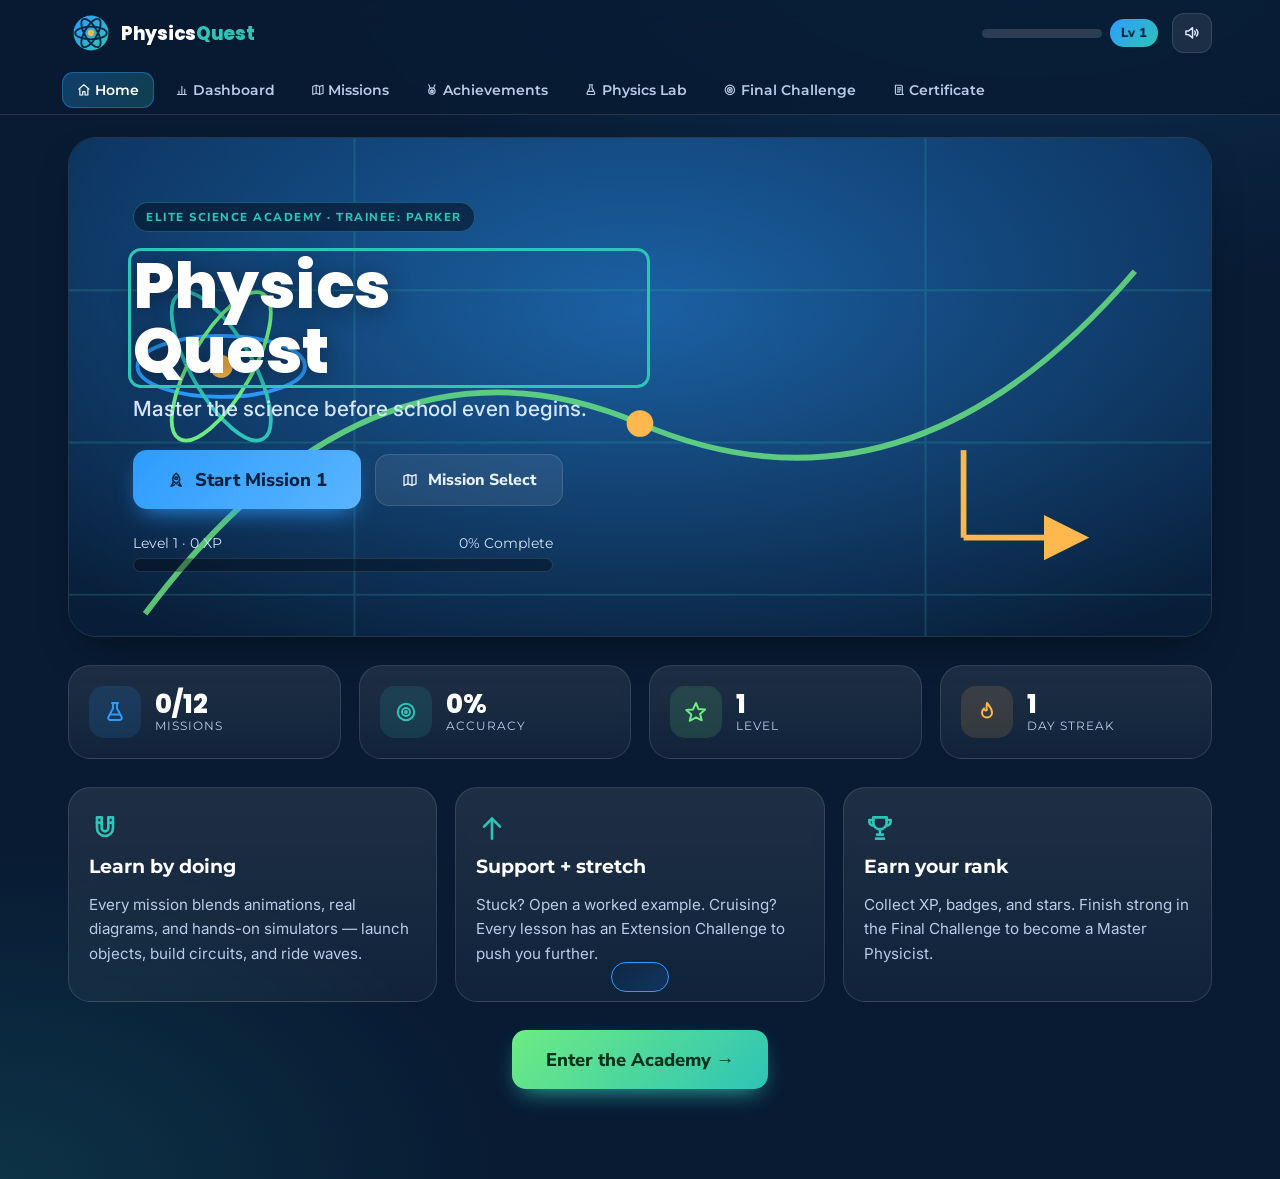
<file: physics-quest/index.html>
<!DOCTYPE html>
<html lang="en">
<head>
<meta charset="UTF-8">
<meta name="viewport" content="width=device-width, initial-scale=1.0, maximum-scale=5.0">
<meta name="description" content="Physics Quest — an interactive academy that teaches high school physics foundations as a game.">
<title>Physics Quest — Master the science before school begins</title>
<link rel="preconnect" href="https://fonts.googleapis.com">
<link rel="preconnect" href="https://fonts.gstatic.com" crossorigin>
<link href="https://fonts.googleapis.com/css2?family=Poppins:wght@600;800&family=Montserrat:wght@600;700&family=Inter:wght@400;500;600&family=Nunito+Sans:wght@700;800&display=swap" rel="stylesheet">
<link rel="stylesheet" href="styles.css">
</head>
<body>
<canvas id="confetti"></canvas>
<svg width="0" height="0" style="position:absolute" aria-hidden="true"><defs>
<radialGradient id="pq-bronze-bezel" cx="35%" cy="28%" r="82%"><stop offset="0" stop-color="#ffe6c6"/><stop offset="0.5" stop-color="#cf9457"/><stop offset="1" stop-color="#6e3d18"/></radialGradient>
<radialGradient id="pq-bronze-face" cx="38%" cy="30%" r="80%"><stop offset="0" stop-color="#ffd9ad"/><stop offset="0.55" stop-color="#c67a3c"/><stop offset="1" stop-color="#6b3f18"/></radialGradient>
<radialGradient id="pq-silver-bezel" cx="35%" cy="28%" r="82%"><stop offset="0" stop-color="#ffffff"/><stop offset="0.5" stop-color="#c2d0e2"/><stop offset="1" stop-color="#5c6f86"/></radialGradient>
<radialGradient id="pq-silver-face" cx="38%" cy="30%" r="80%"><stop offset="0" stop-color="#f4f8ff"/><stop offset="0.55" stop-color="#b8c8dc"/><stop offset="1" stop-color="#6a7f96"/></radialGradient>
<radialGradient id="pq-gold-bezel" cx="35%" cy="28%" r="82%"><stop offset="0" stop-color="#fff6cf"/><stop offset="0.5" stop-color="#e9b84a"/><stop offset="1" stop-color="#8a5f16"/></radialGradient>
<radialGradient id="pq-gold-face" cx="38%" cy="30%" r="80%"><stop offset="0" stop-color="#fff3c4"/><stop offset="0.55" stop-color="#ffd76a"/><stop offset="1" stop-color="#b9822a"/></radialGradient>
<linearGradient id="pq-holo" x1="0" y1="0" x2="1" y2="1"><stop offset="0" stop-color="#ff9ec4"/><stop offset="0.25" stop-color="#c58bff"/><stop offset="0.5" stop-color="#2D9CFF"/><stop offset="0.7" stop-color="#2EC4B6"/><stop offset="0.85" stop-color="#6EEB83"/><stop offset="1" stop-color="#FFB84D"/></linearGradient>
</defs></svg>

<header class="topbar">
  <div class="topbar-inner">
    <button class="brand" onclick="go('home')" aria-label="Physics Quest home">
      <svg class="logo" viewBox="0 0 48 48" aria-hidden="true"><defs><linearGradient id="lg" x1="0" y1="0" x2="1" y2="1"><stop offset="0" stop-color="#2D9CFF"/><stop offset="1" stop-color="#2EC4B6"/></linearGradient></defs><circle cx="24" cy="24" r="22" fill="url(#lg)"/><g fill="none" stroke="#081B33" stroke-width="2.4" opacity=".92"><ellipse cx="24" cy="24" rx="20" ry="8"/><ellipse cx="24" cy="24" rx="20" ry="8" transform="rotate(60 24 24)"/><ellipse cx="24" cy="24" rx="20" ry="8" transform="rotate(120 24 24)"/></g><circle cx="24" cy="24" r="4" fill="#FFB84D"/></svg>
      <b>Physics<span>Quest</span></b>
    </button>
    <div class="hp-mini">
      <div class="xp-mini"><div class="bar"><i id="xpMiniBar" style="width:0%"></i></div></div>
      <span class="lvl-chip" id="lvlChip">Lv 1</span>
    </div>
    <button class="icon-btn" id="soundBtn" onclick="toggleSound()" title="Toggle sound" aria-label="Toggle sound"></button>
    <button class="icon-btn menu-toggle" onclick="document.querySelector('nav.mainnav').classList.toggle('open')" aria-label="Menu">☰</button>
  </div>
  <nav class="mainnav" id="nav"></nav>
</header>

<main id="app"></main>

<div id="toast"><span class="emo"></span><span id="toastMsg"></span></div>

<div class="overlay" id="overlay" onclick="if(event.target===this)closeModal()">
  <div class="modal" id="modalBox"></div>
</div>

<script src="content.js"></script>
<script src="simulators.js"></script>
<script src="app.js"></script>
</body>
</html>
</file>
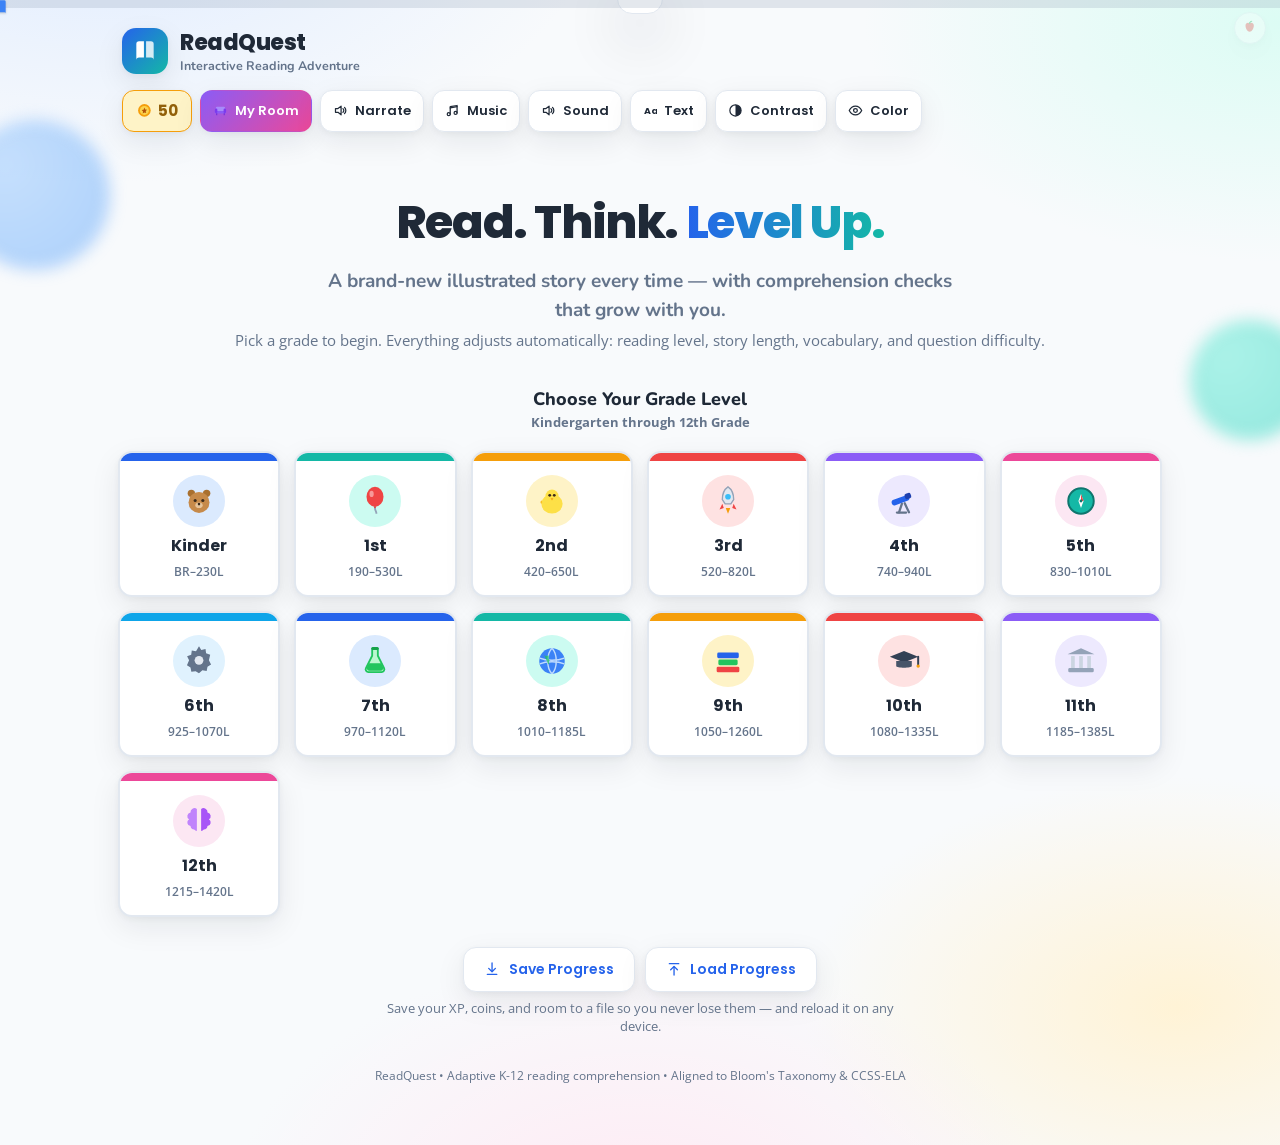
<file: read-quest/index.html>
<!DOCTYPE html>
<html lang="en">
<head>
<meta charset="UTF-8" />
<meta name="viewport" content="width=device-width, initial-scale=1.0" />
<title>ReadQuest — Interactive Reading Adventure</title>
<link rel="preconnect" href="https://fonts.googleapis.com" />
<link rel="preconnect" href="https://fonts.gstatic.com" crossorigin />
<link href="https://fonts.googleapis.com/css2?family=Poppins:wght@500;600;700;800&family=Nunito:wght@600;700;800&family=Open+Sans:wght@400;500;600&display=swap" rel="stylesheet" />
<style>
/* ============================================================
   ReadQuest — Design tokens
   ============================================================ */
:root{
  --blue:#2563EB; --blue-d:#1D4ED8; --blue-l:#DBEAFE;
  --teal:#14B8A6; --teal-l:#CCFBF1;
  --gold:#F59E0B; --gold-l:#FEF3C7;
  --green:#22C55E; --green-l:#DCFCE7;
  --red:#EF4444; --red-l:#FEE2E2;
  --bg:#F8FAFC; --text:#1F2937; --muted:#64748B;
  --card:#FFFFFF; --line:#E2E8F0;
  --shadow:0 10px 30px rgba(15,23,42,.08),0 2px 8px rgba(15,23,42,.05);
  --shadow-lg:0 24px 60px rgba(15,23,42,.16);
  --radius:22px; --radius-sm:14px;
  --font-title:'Poppins',system-ui,sans-serif;
  --font-head:'Nunito',system-ui,sans-serif;
  --font-body:'Open Sans',system-ui,sans-serif;
  --ease:cubic-bezier(.22,1,.36,1);
  --readscale:1;
}
/* High-contrast mode */
body.hc{
  --bg:#000; --text:#fff; --muted:#e2e2e2; --card:#0b0b0b; --line:#666;
  --blue:#4d9bff; --blue-l:#10233f; --teal:#2ee6cf; --gold:#ffce4d;
  --green-l:#0f2e1a; --green:#5cf27a; --red-l:#3a1414; --red:#ff6b6b;
  --shadow:0 0 0 2px #fff inset; --shadow-lg:0 0 0 3px #fff inset;
}
/* Colorblind-safe: rely on icons + patterns already; this shifts hues */
body.cb{
  --green:#0072B2; --green-l:#cfe6f5; --red:#D55E00; --red-l:#fbe0d0;
  --gold:#E69F00; --teal:#009E73; --blue:#0072B2;
}
*{box-sizing:border-box}
html,body{margin:0;padding:0}
body{
  font-family:var(--font-body); color:var(--text);
  background:
    radial-gradient(900px 500px at 8% -8%, #E0ECFF 0%, transparent 55%),
    radial-gradient(800px 460px at 100% 2%, #DcFcF4 0%, transparent 52%),
    radial-gradient(760px 520px at 50% 108%, #FFE9F3 0%, transparent 55%),
    radial-gradient(680px 420px at 92% 88%, #FFF3D6 0%, transparent 55%),
    var(--bg);
  min-height:100vh; -webkit-font-smoothing:antialiased;
  line-height:1.5;
}
/* playful floating background blobs */
body::before,body::after{content:"";position:fixed;z-index:-1;border-radius:50%;filter:blur(8px);opacity:.5;pointer-events:none}
body::before{width:150px;height:150px;left:-40px;top:120px;background:radial-gradient(circle at 30% 30%,#93C5FD,#60A5FA);animation:float1 9s ease-in-out infinite}
body::after{width:120px;height:120px;right:-30px;top:320px;background:radial-gradient(circle at 30% 30%,#5EEAD4,#2DD4BF);animation:float2 11s ease-in-out infinite}
@keyframes float1{0%,100%{transform:translateY(0) rotate(0)}50%{transform:translateY(26px) rotate(12deg)}}
@keyframes float2{0%,100%{transform:translateY(0)}50%{transform:translateY(-30px)}}
body.hc::before,body.hc::after{display:none}
button{font-family:var(--font-title);cursor:pointer;border:none}
button:focus-visible,[tabindex]:focus-visible,a:focus-visible{
  outline:4px solid var(--gold); outline-offset:3px; border-radius:12px;
}
.sr-only{position:absolute;width:1px;height:1px;padding:0;margin:-1px;overflow:hidden;clip:rect(0,0,0,0);border:0}
.ic{display:inline-block;width:1.15em;height:1.15em;vertical-align:-.2em;flex:0 0 auto}
.iconbtn .ic,.nav-btn .ic,.chip .ic,.shop-tab .ic,.teacher-corner-btn .ic{width:1.15em;height:1.15em}
.btn-primary .ic,.btn-ghost .ic{width:1.1em;height:1.1em;vertical-align:-.14em}
.hud .stat .ic{width:1.25em;height:1.25em}
.bloom-badge .ic{width:1.15em;height:1.15em;vertical-align:-.22em}
.grade-btn .emoji .ic{width:34px;height:34px}
.toast .em .ic{width:26px;height:26px;vertical-align:-.35em}
.trophy .ic{width:70px;height:70px}
.cert .seal .ic,.cert .badgez .ic{width:44px;height:44px}
.result-hero .trophy .ic{width:70px;height:70px}
#topprogress-runner .ic{width:17px;height:17px;vertical-align:middle}
.lvlname .ic,.lb-emoji .ic,.home-level .ic{width:1.2em;height:1.2em;vertical-align:-.24em}
.lb-emoji .ic{width:40px;height:40px}
.room-coins .ic,.coinpill .ic{width:1.2em;height:1.2em;vertical-align:-.24em}
.sticker .del .ic{width:13px;height:13px;color:#fff}
.feedback .ic{width:1.3em;height:1.3em;vertical-align:-.28em}
.hintbox .ic{width:1.15em;height:1.15em;vertical-align:-.2em}

/* ============================================================
   App shell
   ============================================================ */
#app{max-width:1080px;margin:0 auto;padding:20px 18px 60px}
.topbar{
  display:flex;align-items:center;gap:14px;justify-content:space-between;
  padding:6px 4px 16px;flex-wrap:wrap;
}
.brand{display:flex;align-items:center;gap:12px}
.brand .logo{
  width:46px;height:46px;border-radius:14px;flex:0 0 auto;
  background:linear-gradient(135deg,var(--blue),var(--teal));
  display:grid;place-items:center;box-shadow:var(--shadow);
}
.brand h1{font-family:var(--font-title);font-weight:800;font-size:22px;margin:0;letter-spacing:-.02em}
.brand .tag{font-family:var(--font-head);color:var(--muted);font-size:12.5px;font-weight:700;margin-top:-2px}
.toolbtns{display:flex;gap:8px;flex-wrap:wrap}
.iconbtn{
  background:var(--card);color:var(--text);border:1.5px solid var(--line);
  border-radius:12px;padding:9px 12px;font-size:13px;font-weight:600;
  display:inline-flex;align-items:center;gap:7px;box-shadow:var(--shadow);
  transition:transform .15s var(--ease),background .15s;
}
.iconbtn:hover{transform:translateY(-2px)}
.iconbtn.on{background:var(--blue);color:#fff;border-color:var(--blue)}
.coinpill{display:inline-flex;align-items:center;gap:5px;background:var(--gold-l);border:1.5px solid var(--gold);color:#92600a;border-radius:12px;padding:9px 13px;font-family:var(--font-title);font-weight:700;font-size:14px;box-shadow:var(--shadow)}
.coinpill b{font-size:15px}
.iconbtn.room-btn{background:linear-gradient(135deg,#8B5CF6,#EC4899);color:#fff;border-color:transparent}
.teacher-corner-btn{
  position:fixed;top:12px;right:14px;z-index:130;
  width:32px;height:32px;border-radius:50%;padding:0;
  background:var(--card);border:1.5px solid var(--line);color:var(--text);
  display:grid;place-items:center;box-shadow:var(--shadow);
  opacity:.32;transition:opacity .15s var(--ease),transform .15s var(--ease);
}
.teacher-corner-btn:hover,.teacher-corner-btn:focus-visible{opacity:1;transform:scale(1.08)}
@media(max-width:620px){.teacher-corner-btn{width:28px;height:28px;top:8px;right:8px}}
body.hc .coinpill{background:#1a1405;color:var(--gold)}

/* ===== My Room stage (illustrated room shell + draggable items) ===== */
.stage{position:relative;width:100%;aspect-ratio:1000/650;border-radius:20px;overflow:hidden;box-shadow:var(--shadow-lg);border:3px solid #fff;touch-action:none;user-select:none;background:#dff0f7}
.stage .room-shell-svg{position:absolute;inset:0;width:100%;height:100%;display:block}
.sticker{position:absolute;transform:translate(-50%,-100%);cursor:grab;background:none;border:none;padding:0;touch-action:none;line-height:0;filter:drop-shadow(0 8px 8px rgba(20,15,10,.28));transition:filter .15s}
.sticker svg{width:100%;height:auto;display:block;overflow:visible}
.sticker:active{cursor:grabbing}
.sticker.on-surface{filter:drop-shadow(0 4px 4px rgba(20,15,10,.3))}
.sticker.selected{filter:drop-shadow(0 0 0 4px rgba(37,99,235,.35)) drop-shadow(0 10px 10px rgba(20,15,10,.3))}
.sticker.selected::after{content:"";position:absolute;inset:-10%;border:3px solid var(--blue);border-radius:14px;box-shadow:0 0 18px rgba(37,99,235,.55);pointer-events:none}
.sticker.invalid{animation:stickerShake .35s}
@keyframes stickerShake{0%,100%{transform:translate(-50%,-100%)}20%{transform:translate(-56%,-100%)}40%{transform:translate(-44%,-100%)}60%{transform:translate(-54%,-100%)}80%{transform:translate(-46%,-100%)}}
.room-empty{position:absolute;inset:0;display:grid;place-items:center;text-align:center;font-family:var(--font-head);font-weight:700;color:rgba(255,255,255,.9);padding:20px;pointer-events:none;text-shadow:0 1px 3px rgba(0,0,0,.35)}

/* Edit panel (appears when a placed item is selected) */
.mlr-editpanel{position:relative;margin-top:14px;background:var(--card);border:1.5px solid var(--blue);border-radius:18px;box-shadow:var(--shadow-lg);padding:16px 18px;animation:fadeIn .2s var(--ease)}
.mlr-ep-head{display:flex;align-items:center;justify-content:space-between;gap:10px;flex-wrap:wrap}
.mlr-ep-title{display:flex;align-items:center;gap:10px}
.mlr-ep-art{width:44px;height:44px;border-radius:10px;background:linear-gradient(#eef4ff,#e5eefb);display:grid;place-items:center;padding:4px}
.mlr-ep-art svg{max-width:100%;max-height:100%}
.mlr-ep-name{font-family:var(--font-title);font-weight:800;font-size:16px}
.mlr-ep-status{font-family:var(--font-head);font-weight:700;font-size:11.5px;padding:3px 9px;border-radius:8px;display:inline-block;margin-top:2px}
.mlr-ep-status.equipped{background:var(--green-l,#d1fae5);color:#166534}
.mlr-ep-status.owned{background:var(--blue-l);color:var(--blue-d)}
.mlr-ep-close{font-size:22px;line-height:1;background:var(--bg);border:1.5px solid var(--line);border-radius:10px;width:30px;height:30px;color:var(--text);cursor:pointer}
.mlr-ep-actions{display:flex;gap:8px;flex-wrap:wrap;margin-top:14px}
.mlr-ep-btn{font-family:var(--font-title);font-weight:700;font-size:13px;background:var(--bg);border:1.5px solid var(--line);border-radius:11px;padding:9px 14px;color:var(--text);display:inline-flex;align-items:center;gap:6px;transition:transform .13s var(--ease),border-color .13s}
.mlr-ep-btn:hover{transform:translateY(-2px);border-color:var(--blue)}
.mlr-ep-btn.on{background:var(--blue);color:#fff;border-color:var(--blue)}
.mlr-ep-btn.danger{color:#b91c1c}
.mlr-ep-btn.danger:hover{border-color:#b91c1c}
.mlr-ep-hint{font-family:var(--font-body);font-size:12px;color:var(--muted);margin-top:8px}
.mlr-ep-styles{margin-top:14px}
.mlr-ep-styles h4{font-family:var(--font-head);font-weight:800;font-size:12px;text-transform:uppercase;letter-spacing:.04em;color:var(--blue);margin:0 0 8px}
.mlr-ep-style-row{display:flex;gap:8px;flex-wrap:wrap}
.mlr-ep-style{width:52px;height:52px;border-radius:10px;border:2px solid var(--line);background:linear-gradient(#eef4ff,#e5eefb);display:grid;place-items:center;padding:5px;cursor:pointer;transition:transform .13s var(--ease),border-color .13s}
.mlr-ep-style:hover{transform:translateY(-2px)}
.mlr-ep-style.current{border-color:var(--blue);box-shadow:0 0 0 2px rgba(37,99,235,.25)}
.mlr-ep-style svg{max-width:100%;max-height:100%}

/* Room toolbar extras */
.mlr-roomtools{display:flex;gap:8px;flex-wrap:wrap}
.ghost-btn.warn{color:#b91c1c}
.ghost-btn.warn:hover{border-color:#b91c1c}
.ghost-btn:disabled{opacity:.45;cursor:not-allowed;transform:none!important}

.screen{animation:fadeIn .5s var(--ease)}
@keyframes fadeIn{from{opacity:0;transform:translateY(10px)}to{opacity:1;transform:none}}

.card{background:var(--card);border:1px solid var(--line);border-radius:var(--radius);box-shadow:var(--shadow)}

/* ============================================================
   Home / grade select
   ============================================================ */
.hero{
  text-align:center;padding:40px 24px 8px;
}
.hero h2{font-family:var(--font-title);font-weight:800;font-size:clamp(28px,5vw,46px);margin:0 0 10px;letter-spacing:-.03em}
.hero h2 .grad{background:linear-gradient(90deg,var(--blue),var(--teal));-webkit-background-clip:text;background-clip:text;color:transparent}
.hero p{font-family:var(--font-head);font-weight:700;color:var(--muted);font-size:clamp(15px,2.4vw,19px);max-width:640px;margin:0 auto 6px}
.hero .sub{font-family:var(--font-body);font-weight:400;font-size:14.5px;color:var(--muted)}
.home-level{display:inline-block;margin-top:14px;background:var(--gold-l);border:1.5px solid var(--gold);color:#92600a;font-family:var(--font-head);font-weight:800;font-size:14px;padding:9px 18px;border-radius:999px;box-shadow:var(--shadow)}
body.hc .home-level{background:#1a1405;color:var(--gold)}

.section-title{font-family:var(--font-head);font-weight:800;font-size:18px;text-align:center;margin:26px 0 4px}
.section-title small{display:block;font-weight:700;color:var(--muted);font-size:13px;font-family:var(--font-body)}

.grade-grid{
  display:grid;grid-template-columns:repeat(auto-fit,minmax(140px,1fr));
  gap:14px;margin:18px 0 6px;
}
.grade-btn{
  position:relative;background:var(--card);border:2.5px solid var(--line);
  border-radius:var(--radius-sm);padding:20px 12px 16px;text-align:center;overflow:hidden;
  box-shadow:var(--shadow);transition:transform .18s var(--ease),border-color .18s,box-shadow .18s;
  display:flex;flex-direction:column;align-items:center;gap:6px;color:var(--text);
}
.grade-btn::before{content:"";position:absolute;top:0;left:0;right:0;height:8px;background:var(--gc,var(--blue))}
.grade-btn .emoji{font-size:30px;line-height:1;width:52px;height:52px;display:grid;place-items:center;border-radius:50%;background:var(--gcl,#EFF6FF);margin-top:2px}
.grade-btn:hover{transform:translateY(-5px) scale(1.03);border-color:var(--gc,var(--blue));box-shadow:0 16px 30px rgba(15,23,42,.14)}
.grade-btn .g-label{font-family:var(--font-title);font-weight:700;font-size:16px}
.grade-btn .g-lex{font-family:var(--font-body);font-weight:600;font-size:11.5px;color:var(--muted)}
.grade-btn.selected{background:var(--gc,var(--blue));border-color:var(--gc,var(--blue));color:#fff;box-shadow:0 14px 28px rgba(37,99,235,.3)}
.grade-btn.selected .g-lex{color:rgba(255,255,255,.85)}
.grade-btn.selected .emoji{background:rgba(255,255,255,.25)}
/* rainbow cycle for grade buttons */
.grade-btn:nth-child(7n+1){--gc:#2563EB;--gcl:#DBEAFE}
.grade-btn:nth-child(7n+2){--gc:#14B8A6;--gcl:#CCFBF1}
.grade-btn:nth-child(7n+3){--gc:#F59E0B;--gcl:#FEF3C7}
.grade-btn:nth-child(7n+4){--gc:#EF4444;--gcl:#FEE2E2}
.grade-btn:nth-child(7n+5){--gc:#8B5CF6;--gcl:#EDE9FE}
.grade-btn:nth-child(7n+6){--gc:#EC4899;--gcl:#FCE7F3}
.grade-btn:nth-child(7n+7){--gc:#0EA5E9;--gcl:#E0F2FE}

.genre-row{display:flex;flex-wrap:wrap;gap:8px;justify-content:center;margin:14px auto;max-width:820px}
.chip{
  font-family:var(--font-head);font-weight:700;font-size:12.5px;
  background:var(--teal-l);color:#0f766e;border-radius:999px;padding:7px 13px;
  border:1.5px solid transparent;transition:transform .15s var(--ease);
}
.chip[data-active="1"]{background:var(--teal);color:#fff}
.chip:hover{transform:translateY(-2px)}

.cta-wrap{text-align:center;margin:26px 0 6px}
.btn-primary{
  font-family:var(--font-title);font-weight:700;font-size:19px;color:#fff;
  background:linear-gradient(135deg,var(--blue),var(--blue-d));
  border-radius:16px;padding:16px 42px;box-shadow:0 12px 26px rgba(37,99,235,.35);
  transition:transform .16s var(--ease),box-shadow .16s;
}
.btn-primary:hover{transform:translateY(-3px)}
.btn-primary:disabled{opacity:.45;cursor:not-allowed;transform:none;box-shadow:none}
.btn-ghost{
  font-family:var(--font-title);font-weight:600;font-size:15px;color:var(--blue);
  background:var(--blue-l);border-radius:14px;padding:12px 22px;transition:transform .15s var(--ease);
}
.btn-ghost:hover{transform:translateY(-2px)}

.save-row{display:flex;gap:10px;justify-content:center;flex-wrap:wrap;margin:30px 0 6px}
.save-btn{font-family:var(--font-title);font-weight:600;font-size:14px;color:var(--blue);background:var(--card);border:1.6px solid var(--line);border-radius:13px;padding:11px 20px;display:inline-flex;align-items:center;gap:8px;box-shadow:var(--shadow);transition:transform .15s var(--ease),border-color .15s}
.save-btn:hover{transform:translateY(-2px);border-color:var(--blue)}
.save-note{text-align:center;font-family:var(--font-body);font-size:12.5px;color:var(--muted);max-width:520px;margin:8px auto 0}

.soon-card{max-width:560px;margin:40px auto;padding:44px 34px;text-align:center}
.soon-card .soon-icon{width:84px;height:84px;margin:0 auto 6px;border-radius:24px;display:grid;place-items:center;background:linear-gradient(135deg,#EDE9FE,#FCE7F3)}
.soon-card .soon-icon .ic{width:46px;height:46px}
.soon-card h2{font-family:var(--font-title);font-weight:800;font-size:28px;margin:10px 0 8px}
.soon-card p{font-family:var(--font-body);font-size:15px;color:var(--muted);max-width:440px;margin:0 auto;line-height:1.65}
.soon-card .soon-badge{display:inline-flex;align-items:center;gap:7px;margin-top:18px;font-family:var(--font-head);font-weight:800;font-size:13px;color:#7c3aed;background:#EDE9FE;border:1.5px solid #c4b5fd;border-radius:999px;padding:8px 16px}
body.hc .soon-card .soon-icon,body.hc .soon-card .soon-badge{background:#1a1030}

/* ============================================================
   My Learning Room (bedroom: Room / Store / Earn Points)
   ============================================================ */
.mlr{animation:fadeIn .4s var(--ease)}
.mlr-top{display:flex;align-items:center;gap:14px;flex-wrap:wrap;justify-content:space-between;background:var(--card);border:1px solid var(--line);border-radius:18px;padding:12px 16px;box-shadow:var(--shadow);margin-bottom:16px}
.mlr-brand{display:flex;align-items:center;gap:9px;font-family:var(--font-title);font-weight:800;font-size:17px}
.mlr-brand svg{flex:0 0 auto}
.mlr-points{display:inline-flex;align-items:center;gap:7px;background:var(--gold-l);border:1.5px solid var(--gold);color:#92600a;border-radius:14px;padding:8px 15px;font-family:var(--font-title);font-weight:800}
.mlr-points b{font-size:18px}
.mlr-points .point-label{font-family:var(--font-head);font-weight:700;font-size:12px}
body.hc .mlr-points{background:#1a1405;color:var(--gold)}
.mlr-tabs{display:flex;gap:7px;flex-wrap:wrap}
.mlr-tab{font-family:var(--font-head);font-weight:800;font-size:13.5px;background:var(--bg);border:1.5px solid var(--line);border-radius:12px;padding:9px 15px;color:var(--text);transition:transform .14s var(--ease),background .14s}
.mlr-tab:hover{transform:translateY(-2px)}
.mlr-tab.on{background:var(--blue);color:#fff;border-color:var(--blue)}
.mlr-tab.mlr-exit{background:transparent;color:var(--muted)}

/* Room tab */
.mlr-roombar{display:flex;align-items:center;justify-content:space-between;gap:12px;flex-wrap:wrap;margin-bottom:12px}
.mlr-streak{display:inline-flex;align-items:center;gap:7px;background:#fff2e6;border:1.5px solid #ffb27a;color:#c1550f;border-radius:999px;padding:8px 15px;font-family:var(--font-head);font-weight:800;font-size:13.5px}
body.hc .mlr-streak{background:#2a1408;color:#ff8a4c}
.ghost-btn{font-family:var(--font-title);font-weight:700;font-size:14px;background:var(--card);color:var(--blue);border:1.6px solid var(--line);border-radius:12px;padding:9px 18px;box-shadow:var(--shadow);transition:transform .14s var(--ease),border-color .14s}
.ghost-btn:hover{transform:translateY(-2px);border-color:var(--blue)}
.mlr-stage-wrap{position:relative;display:grid;grid-template-columns:1fr;gap:16px;overflow:hidden;border-radius:18px}
.mlr-stage-wrap .stage{max-width:720px;margin:0 auto;width:100%}
.mlr-closet{position:absolute;top:0;right:0;height:100%;width:min(340px,86%);background:var(--card);border:1px solid var(--line);border-left:3px solid var(--blue);border-radius:18px;box-shadow:var(--shadow-lg);padding:16px;overflow:auto;transform:translateX(115%);transition:transform .32s var(--ease);z-index:5}
.mlr-closet.open{transform:translateX(0)}
.mlr-closet-head{display:flex;align-items:center;justify-content:space-between;margin-bottom:6px}
.mlr-closet-head h2{font-family:var(--font-title);font-weight:800;font-size:20px;margin:0}
.icon-close{font-size:24px;line-height:1;background:var(--bg);border:1.5px solid var(--line);border-radius:10px;width:34px;height:34px;color:var(--text);cursor:pointer}
.mlr-closet-hint{font-family:var(--font-body);font-size:12.5px;color:var(--muted);margin:0 0 12px}
.mlr-cg{font-family:var(--font-head);font-weight:800;font-size:13px;color:var(--blue);margin:12px 0 8px;text-transform:uppercase;letter-spacing:.04em}
.mlr-cg-grid{display:grid;grid-template-columns:1fr 1fr;gap:10px}
.mlr-citem{background:var(--card);border:2px solid var(--line);border-radius:14px;padding:8px 6px;display:flex;flex-direction:column;align-items:center;gap:5px;cursor:pointer;transition:transform .13s var(--ease),border-color .13s}
.mlr-citem:hover{transform:translateY(-2px);border-color:var(--blue)}
.mlr-citem.placed{border-color:var(--green);background:var(--green-l)}
.mlr-citem-art{width:100%;height:52px;display:grid;place-items:center}
.mlr-citem-art svg{max-height:100%;max-width:100%;width:auto}
.mlr-citem-nm{font-family:var(--font-head);font-weight:700;font-size:11.5px;text-align:center;line-height:1.15}
.mlr-citem-tag{font-family:var(--font-title);font-weight:700;font-size:10.5px;color:var(--muted)}
.mlr-citem.placed .mlr-citem-tag{color:#166534}
.mlr-empty-inv{font-family:var(--font-body);font-size:13.5px;color:var(--muted);text-align:center;padding:20px 6px}
.mlr-tip{font-family:var(--font-body);font-size:13px;color:var(--muted);margin:12px 2px 0;text-align:center}

/* Store tab */
.mlr-store-head{text-align:center;margin-bottom:14px}
.mlr-store-head h1{font-family:var(--font-title);font-weight:800;font-size:26px;margin:0 0 4px}
.mlr-store-head p{font-family:var(--font-body);font-size:14px;color:var(--muted);margin:0}
.mlr-store-cats{display:flex;gap:7px;flex-wrap:wrap;justify-content:center;margin-bottom:16px}
.mlr-scat{font-family:var(--font-head);font-weight:700;font-size:13px;background:var(--card);border:1.5px solid var(--line);border-radius:11px;padding:8px 14px;color:var(--text)}
.mlr-scat.on{background:var(--blue);color:#fff;border-color:var(--blue)}
.mlr-store-grid{display:grid;grid-template-columns:repeat(auto-fill,minmax(150px,1fr));gap:14px}
.mlr-card{background:var(--card);border:1.5px solid var(--line);border-radius:16px;padding:12px;text-align:center;display:flex;flex-direction:column;gap:7px;align-items:center;box-shadow:var(--shadow)}
.mlr-prevwrap{width:100%;height:78px;border-radius:12px;overflow:hidden;display:grid;place-items:center;background:linear-gradient(#eef4ff,#e5eefb)}
.mlr-prev{width:100%;height:100%;border-radius:12px}
.mlr-prev.art{display:grid;place-items:center;padding:6px;background:transparent}
.mlr-prev.art svg{max-height:100%;max-width:100%;width:auto}
.mlr-nm{font-family:var(--font-head);font-weight:800;font-size:13.5px}
.mlr-sub{font-family:var(--font-body);font-size:12px;color:var(--muted);min-height:16px}
.mlr-buy{font-family:var(--font-title);font-weight:700;font-size:13px;border-radius:11px;padding:9px 10px;width:100%;background:var(--blue);color:#fff;border:none;cursor:pointer;transition:transform .13s var(--ease)}
.mlr-buy:hover:not(:disabled){transform:translateY(-2px)}
.mlr-buy.owned{background:var(--teal)}
.mlr-buy.equipped{background:var(--green)}
.mlr-buy.locked{background:var(--line);color:var(--muted);cursor:not-allowed}
.mlr-buy.cant{background:#fca5a5;color:#7f1d1d;cursor:not-allowed}

/* Earn tab */
.mlr-earn-head{text-align:center;margin-bottom:16px}
.mlr-earn-head h1{font-family:var(--font-title);font-weight:800;font-size:26px;margin:0 0 4px}
.mlr-earn-head p{font-family:var(--font-body);font-size:14px;color:var(--muted);margin:0 auto;max-width:560px}
.mlr-earn-grid{display:grid;grid-template-columns:repeat(auto-fit,minmax(230px,1fr));gap:14px}
.mlr-ecard{background:var(--card);border:1px solid var(--line);border-radius:18px;padding:20px;box-shadow:var(--shadow);display:flex;flex-direction:column;gap:8px}
.mlr-ecard.wide{grid-column:1/-1}
.mlr-ecard h3{font-family:var(--font-title);font-weight:800;font-size:17px;margin:0}
.mlr-ecard p{font-family:var(--font-body);font-size:13.5px;color:var(--muted);margin:0;flex:1}
.mlr-reward{font-family:var(--font-head);font-weight:800;font-size:13px;color:#92600a;background:var(--gold-l);border:1.5px solid var(--gold);border-radius:10px;padding:6px 12px;align-self:flex-start}
body.hc .mlr-reward{background:#1a1405;color:var(--gold)}
.primary-btn{font-family:var(--font-title);font-weight:700;font-size:15px;color:#fff;background:linear-gradient(135deg,var(--blue),var(--blue-d));border:none;border-radius:13px;padding:12px 20px;cursor:pointer;box-shadow:0 8px 18px rgba(37,99,235,.28);transition:transform .14s var(--ease)}
.primary-btn:hover:not(:disabled){transform:translateY(-2px)}
.primary-btn:disabled{opacity:.5;cursor:not-allowed;box-shadow:none}
.mlr-quiz{background:var(--bg);border:1.5px solid var(--line);border-radius:16px;padding:16px;margin-top:6px}
.mlr-combo{display:flex;gap:9px;justify-content:center;margin-bottom:12px}
.mlr-dot{width:16px;height:16px;border-radius:50%;background:var(--line);border:2px solid var(--line);transition:background .2s,transform .2s}
.mlr-dot.on{background:var(--gold);border-color:var(--gold);transform:scale(1.12)}
.mlr-q{font-family:var(--font-head);font-weight:800;font-size:17px;text-align:center;margin:0 0 14px}
.mlr-qopts{display:grid;grid-template-columns:1fr 1fr;gap:10px}
@media(max-width:560px){.mlr-qopts{grid-template-columns:1fr}}
.mlr-qopt{font-family:var(--font-head);font-weight:600;font-size:14.5px;background:var(--card);border:2px solid var(--line);border-radius:12px;padding:13px 14px;text-align:left;color:var(--text);cursor:pointer;transition:transform .12s var(--ease),border-color .12s}
.mlr-qopt:hover:not(:disabled){transform:translateY(-2px);border-color:var(--blue)}
.mlr-qopt:disabled{cursor:default}
.mlr-qopt.right{background:var(--green-l);border-color:var(--green);color:#166534}
.mlr-qopt.wrong{background:var(--red-l);border-color:var(--red);animation:shake .45s}
.mlr-qfb{font-family:var(--font-head);font-weight:800;font-size:14.5px;text-align:center;min-height:22px;margin:14px 0 0}
.mlr-qfb.good{color:var(--green)}.mlr-qfb.bad{color:var(--red)}

/* ============================================================
   Reader
   ============================================================ */
.hud{
  display:flex;align-items:center;gap:14px;flex-wrap:wrap;justify-content:space-between;
  background:var(--card);border:1px solid var(--line);border-radius:16px;
  padding:12px 16px;box-shadow:var(--shadow);margin-bottom:16px;
}
.hud .stat{display:flex;align-items:center;gap:7px;font-family:var(--font-head);font-weight:800;font-size:14px}
.hud .stat .lbl{color:var(--muted);font-weight:700;font-size:11px;text-transform:uppercase;letter-spacing:.04em}
.progress{flex:1 1 220px;min-width:180px}
.progress .track{height:12px;border-radius:999px;background:var(--line);overflow:hidden}
.progress .fill{height:100%;border-radius:999px;background:linear-gradient(90deg,var(--teal),var(--blue));width:0;transition:width .5s var(--ease)}
.lvlbox{flex:1 1 220px;min-width:190px;background:var(--gold-l);border:1.5px solid var(--gold);border-radius:13px;padding:8px 12px}
.lvltop{display:flex;justify-content:space-between;align-items:center;gap:8px;margin-bottom:6px}
.lvlname{font-family:var(--font-head);font-weight:800;font-size:13px;color:#92600a}
.lvlxp{font-family:var(--font-body);font-weight:700;font-size:11.5px;color:#a16207}
.track.sm{height:9px;border-radius:999px;background:#fde9b8;overflow:hidden}
.fill.gold{height:100%;border-radius:999px;background:linear-gradient(90deg,var(--gold),#fbbf24);transition:width .5s var(--ease)}
body.hc .lvlbox{background:#1a1405}body.hc .lvlname,body.hc .lvlxp{color:var(--gold)}
.progress .meta{display:flex;justify-content:space-between;font-size:11px;font-weight:700;color:var(--muted);margin-top:5px;font-family:var(--font-body)}

.page-card{padding:0;overflow:hidden}
.scene{width:100%;display:block;background:#eef4ff;border-bottom:1px solid var(--line)}
.scene svg{display:block;width:100%;height:auto}
.page-body{padding:26px 30px 20px}
.page-eyebrow{font-family:var(--font-head);font-weight:800;font-size:12.5px;letter-spacing:.06em;text-transform:uppercase;color:var(--teal)}
.page-title{font-family:var(--font-title);font-weight:800;font-size:clamp(22px,3.4vw,30px);margin:4px 0 14px;letter-spacing:-.02em}
.prose p{
  font-family:var(--font-body);font-size:calc(18px*var(--readscale));line-height:1.75;
  margin:0 0 15px;color:var(--text);max-width:64ch;
}
.inline-check{
  margin-top:22px;padding:20px 22px;border-radius:18px;
  background:var(--blue-l);border:1.5px solid var(--line);
}
.inline-check .q-text{margin:10px 0 16px}
.page-foot{display:flex;align-items:center;justify-content:space-between;gap:12px;flex-wrap:wrap;padding:6px 30px 24px}
.pagenum{font-family:var(--font-head);font-weight:800;color:var(--muted);font-size:14px}
.navbtns{display:flex;gap:10px;flex-wrap:wrap}
.nav-btn{
  font-family:var(--font-title);font-weight:600;font-size:15px;
  border-radius:13px;padding:11px 20px;display:inline-flex;align-items:center;gap:8px;
  background:var(--card);color:var(--text);border:1.6px solid var(--line);box-shadow:var(--shadow);
  transition:transform .15s var(--ease);
}
.nav-btn:hover{transform:translateY(-2px)}
.nav-btn.next{background:linear-gradient(135deg,var(--blue),var(--blue-d));color:#fff;border-color:transparent}
.nav-btn.gold{background:var(--gold);color:#3b2a05;border-color:transparent}
.nav-btn:disabled{opacity:.4;cursor:not-allowed;transform:none}

/* ============================================================
   Checkpoint / quiz
   ============================================================ */
.quiz-card{padding:28px 30px 30px;animation:pop .4s var(--ease);position:relative;overflow:hidden}
.quiz-card::before{content:"";position:absolute;top:0;left:0;right:0;height:7px;background:linear-gradient(90deg,#2563EB,#14B8A6,#F59E0B,#EF4444,#8B5CF6,#EC4899)}
@keyframes pop{from{opacity:0;transform:scale(.96)}to{opacity:1;transform:scale(1)}}
.bloom-badge{
  display:inline-flex;align-items:center;gap:8px;font-family:var(--font-head);font-weight:800;
  font-size:12.5px;letter-spacing:.04em;text-transform:uppercase;color:#fff;
  padding:7px 14px;border-radius:999px;background:var(--blue);
}
.bloom-Remember{background:#2563EB}.bloom-Understand{background:#14B8A6}
.bloom-Apply{background:#F59E0B;color:#3b2a05}.bloom-Analyze{background:#8B5CF6}
.bloom-Evaluate{background:#EC4899}.bloom-Create{background:#0EA5E9}
.gram-badge{background:#0D9488}
.wordline{display:flex;flex-wrap:wrap;align-items:center;gap:10px;margin:16px 0 6px;font-family:var(--font-head);font-size:calc(22px*var(--readscale))}
.wordchip{font-family:var(--font-head);font-weight:700;font-size:calc(20px*var(--readscale));background:var(--card);border:2px solid var(--line);border-radius:12px;padding:10px 16px;color:var(--text);box-shadow:var(--shadow);transition:transform .13s var(--ease),border-color .13s,background .13s}
.wordchip:hover:not(:disabled){transform:translateY(-2px);border-color:var(--teal)}
.wordchip.chip-correct{background:var(--green-l);border-color:var(--green);color:#166534;animation:goodpulse .5s var(--ease)}
.wordchip.chip-wrong{background:var(--red-l);border-color:var(--red);animation:shake .45s}
.wordchip:disabled{cursor:default}
.wc-period{font-family:var(--font-head);font-weight:700;font-size:calc(22px*var(--readscale));margin-left:-4px}
.type-row{display:flex;flex-wrap:wrap;align-items:center;gap:12px;margin:16px 0 6px}
.type-input{
  font-family:var(--font-head);font-weight:700;font-size:calc(19px*var(--readscale));
  background:var(--card);border:2px solid var(--line);border-radius:14px;padding:12px 16px;
  color:var(--text);box-shadow:var(--shadow);min-width:220px;flex:1 1 220px;transition:border-color .13s;
}
.type-input:focus{outline:none;border-color:var(--blue)}
.type-input.wrong{border-color:var(--red);animation:shake .45s}
.type-input.correct{border-color:var(--green);background:var(--green-l)}
.type-input:disabled{cursor:default}
.match-wrap{display:grid;grid-template-columns:1fr 1fr;gap:14px 20px;margin:16px 0 6px}
@media(max-width:620px){.match-wrap{grid-template-columns:1fr}}
.match-col{display:flex;flex-direction:column;gap:10px}
.match-item{
  text-align:left;font-family:var(--font-head);font-weight:600;font-size:calc(15.5px*var(--readscale));
  background:var(--card);border:2px solid var(--line);border-radius:13px;padding:12px 14px;
  color:var(--text);box-shadow:var(--shadow);transition:transform .13s var(--ease),border-color .13s,background .13s;
}
.match-item:hover:not(:disabled){transform:translateY(-2px);border-color:var(--teal)}
.match-item.selected{border-color:var(--blue);background:var(--blue-l)}
.match-item.matched{background:var(--green-l);border-color:var(--green);color:#166534}
.match-item.wrong{background:var(--red-l);border-color:var(--red);animation:shake .45s}
.match-item:disabled{cursor:default}
.checkpoint-label{font-family:var(--font-head);font-weight:800;color:var(--muted);font-size:12.5px;margin-left:10px}
.q-text{font-family:var(--font-head);font-weight:700;font-size:calc(23px*var(--readscale));line-height:1.4;margin:16px 0 20px}
.options{display:grid;grid-template-columns:1fr 1fr;gap:14px}
@media(max-width:620px){.options{grid-template-columns:1fr}.page-body{padding:22px 20px}.page-foot{padding:6px 20px 22px}}
.opt{
  text-align:left;font-family:var(--font-head);font-weight:600;font-size:calc(16.5px*var(--readscale));
  background:var(--card);border:2px solid var(--line);border-radius:16px;padding:16px 18px;
  color:var(--text);box-shadow:var(--shadow);transition:transform .14s var(--ease),border-color .14s,background .14s;
  display:flex;align-items:center;gap:12px;min-height:60px;
}
.opt .key{
  flex:0 0 auto;width:30px;height:30px;border-radius:9px;background:var(--blue-l);color:var(--blue);
  font-family:var(--font-title);font-weight:700;display:grid;place-items:center;font-size:15px;
}
.opt:hover:not(:disabled){transform:translateY(-2px);border-color:var(--blue)}
.opt.correct{background:var(--green-l);border-color:var(--green);animation:goodpulse .5s var(--ease)}
.opt.correct .key{background:var(--green);color:#fff}
.opt.wrong{background:var(--red-l);border-color:var(--red);animation:shake .45s}
.opt.wrong .key{background:var(--red);color:#fff}
.opt:disabled{cursor:default}
@keyframes shake{10%,90%{transform:translateX(-2px)}20%,80%{transform:translateX(4px)}30%,50%,70%{transform:translateX(-7px)}40%,60%{transform:translateX(7px)}}
@keyframes goodpulse{0%{transform:scale(1)}40%{transform:scale(1.04)}100%{transform:scale(1)}}
.feedback{margin-top:18px;min-height:26px;font-family:var(--font-head);font-weight:800;font-size:16px;display:flex;align-items:center;gap:10px}
.feedback.good{color:var(--green)}.feedback.bad{color:var(--red)}
.hintbox{margin-top:12px;background:var(--gold-l);border:1.5px solid var(--gold);border-radius:14px;padding:12px 16px;font-family:var(--font-body);font-size:14.5px;color:#7a5300;display:none}
.hintbox.show{display:block;animation:pop .3s var(--ease)}
.hintbox b{font-family:var(--font-head)}
.quiz-foot{display:flex;justify-content:space-between;align-items:center;margin-top:22px;flex-wrap:wrap;gap:12px}

/* ============================================================
   Toast / celebration
   ============================================================ */
.toast{
  position:fixed;left:50%;top:26px;transform:translateX(-50%) translateY(-140%);
  background:var(--card);border:1px solid var(--line);box-shadow:var(--shadow-lg);
  border-radius:16px;padding:14px 22px;font-family:var(--font-title);font-weight:700;
  font-size:17px;z-index:120;display:flex;align-items:center;gap:12px;transition:transform .5s var(--ease);
}
.toast.show{transform:translateX(-50%) translateY(0)}
.toast .em{font-size:24px}
#confetti{position:fixed;inset:0;pointer-events:none;z-index:110}
#topprogress{position:fixed;top:0;left:0;right:0;height:8px;background:rgba(148,163,184,.25);z-index:130}
#topprogress-fill{height:100%;width:0;background:linear-gradient(90deg,#2563EB,#14B8A6,#F59E0B,#EC4899);transition:width .5s var(--ease);box-shadow:0 0 10px rgba(37,99,235,.5)}
#topprogress-runner{position:absolute;top:-7px;left:0;transform:translateX(-50%);font-size:16px;transition:left .5s var(--ease);filter:drop-shadow(0 1px 1px rgba(0,0,0,.2))}

/* ============================================================
   End screen
   ============================================================ */
.result-hero{text-align:center;padding:34px 24px 8px}
.result-hero .trophy{font-size:66px;animation:bounce 1.4s var(--ease) infinite}
@keyframes bounce{0%,100%{transform:translateY(0)}50%{transform:translateY(-12px)}}
.result-hero h2{font-family:var(--font-title);font-weight:800;font-size:34px;margin:8px 0 4px}
.level-banner{display:flex;align-items:center;gap:16px;background:var(--gold-l);border:1.5px solid var(--gold);border-radius:18px;padding:16px 20px;margin:20px 0 6px;box-shadow:var(--shadow)}
.level-banner .lb-emoji{font-size:40px;line-height:1}
.level-banner .lb-mid{flex:1;min-width:0}
.level-banner .lb-title{font-family:var(--font-title);font-weight:800;font-size:18px;color:#92600a;margin-bottom:7px}
.level-banner .lb-sub{font-family:var(--font-body);font-weight:600;font-size:12.5px;color:#a16207;margin-top:6px}
.level-banner .track.sm{background:#fde9b8}
.level-banner .lb-total{text-align:center;flex:0 0 auto}
.level-banner .lb-total .big{font-family:var(--font-title);font-weight:800;font-size:26px;color:var(--gold)}
.level-banner .lb-total .lbl{font-family:var(--font-head);font-weight:700;color:#a16207;font-size:11px;text-transform:uppercase}
body.hc .level-banner{background:#1a1405}body.hc .level-banner .lb-title,body.hc .level-banner .lb-sub,body.hc .level-banner .lb-total .lbl{color:var(--gold)}
.result-grid{display:grid;grid-template-columns:repeat(auto-fit,minmax(150px,1fr));gap:14px;margin:16px 0 22px}
.result-tile{background:var(--card);border:1px solid var(--line);border-radius:18px;padding:18px;text-align:center;box-shadow:var(--shadow);position:relative;overflow:hidden}
.result-tile::before{content:"";position:absolute;top:0;left:0;right:0;height:6px;background:var(--tc,var(--blue))}
.result-tile:nth-child(6n+1){--tc:#2563EB}.result-tile:nth-child(6n+2){--tc:#14B8A6}.result-tile:nth-child(6n+3){--tc:#F59E0B}
.result-tile:nth-child(6n+4){--tc:#8B5CF6}.result-tile:nth-child(6n+5){--tc:#EC4899}.result-tile:nth-child(6n+6){--tc:#22C55E}
.result-tile .big{font-family:var(--font-title);font-weight:800;font-size:30px;color:var(--tc,var(--blue))}
.result-tile .lbl{font-family:var(--font-head);font-weight:700;color:var(--muted);font-size:12.5px;text-transform:uppercase;letter-spacing:.03em;margin-top:2px}
.bloom-report{background:var(--card);border:1px solid var(--line);border-radius:18px;padding:20px;box-shadow:var(--shadow);margin:6px 0 18px}
.bloom-report h3{font-family:var(--font-head);font-weight:800;margin:0 0 14px;font-size:16px}
.bloom-bar{display:flex;align-items:center;gap:12px;margin:9px 0}
.bloom-bar .name{width:110px;font-family:var(--font-head);font-weight:700;font-size:13.5px}
.bloom-bar .bt{flex:1;height:14px;background:var(--line);border-radius:999px;overflow:hidden}
.bloom-bar .bf{height:100%;border-radius:999px;background:linear-gradient(90deg,var(--teal),var(--blue))}
.bloom-bar .pct{width:52px;text-align:right;font-family:var(--font-head);font-weight:800;font-size:13px;color:var(--muted)}

/* Certificate */
.cert{
  background:linear-gradient(135deg,#fff, #f4f9ff);border:3px double var(--gold);
  border-radius:22px;padding:30px;text-align:center;box-shadow:var(--shadow-lg);position:relative;overflow:hidden;
}
.cert::before{content:"";position:absolute;inset:10px;border:1.5px solid var(--gold-l);border-radius:16px;pointer-events:none}
.cert .seal{font-size:44px}
.cert h3{font-family:var(--font-title);font-weight:800;font-size:26px;margin:6px 0 2px;color:var(--blue)}
.cert .who{font-family:var(--font-head);font-weight:800;font-size:22px;border-bottom:2px dashed var(--line);display:inline-block;padding:6px 30px;margin:10px 0}
.cert .line{font-family:var(--font-body);color:var(--muted);font-size:14px;margin:6px 0}
.cert .badgez{font-size:40px;margin:6px}

/* ============================================================
   Teacher mode
   ============================================================ */
.modal-back{position:fixed;inset:0;background:rgba(15,23,42,.55);z-index:200;display:none;align-items:flex-start;justify-content:center;padding:30px 16px;overflow:auto}
.modal-back.show{display:flex;animation:fadeIn .3s var(--ease)}
.modal{background:var(--card);border-radius:22px;max-width:900px;width:100%;box-shadow:var(--shadow-lg);border:1px solid var(--line)}
.modal-head{display:flex;align-items:center;justify-content:space-between;padding:20px 24px;border-bottom:1px solid var(--line);position:sticky;top:0;background:var(--card);border-radius:22px 22px 0 0;z-index:2}
.modal-head h3{font-family:var(--font-title);font-weight:800;margin:0;font-size:20px}
.modal-body{padding:22px 24px 30px}
.tabbar{display:flex;gap:8px;flex-wrap:wrap;margin-bottom:18px}
.tab{font-family:var(--font-head);font-weight:700;font-size:13.5px;background:var(--bg);border:1.5px solid var(--line);border-radius:11px;padding:9px 14px;color:var(--text)}
.tab.on{background:var(--blue);color:#fff;border-color:var(--blue)}
.tpanel{display:none}.tpanel.on{display:block;animation:fadeIn .3s var(--ease)}
.tpanel h4{font-family:var(--font-head);font-weight:800;font-size:15px;margin:18px 0 8px;color:var(--blue)}
.tpanel p,.tpanel li{font-family:var(--font-body);font-size:14.5px;line-height:1.6}
.tpanel ul,.tpanel ol{margin:6px 0 6px 4px;padding-left:20px}
.kv{display:grid;grid-template-columns:200px 1fr;gap:6px 14px;font-size:14px;margin:8px 0}
.kv .k{font-family:var(--font-head);font-weight:700;color:var(--muted)}
.akey{border:1px solid var(--line);border-radius:14px;padding:14px 16px;margin:10px 0;background:var(--bg)}
.akey .qh{font-family:var(--font-head);font-weight:800;font-size:14px;margin-bottom:6px;display:flex;gap:10px;align-items:center;flex-wrap:wrap}
.akey .opt-line{font-family:var(--font-body);font-size:13.5px;padding:3px 0}
.akey .opt-line.ans{color:var(--green);font-weight:700}
.vocab-list{display:grid;grid-template-columns:repeat(auto-fit,minmax(220px,1fr));gap:10px}
.vocab-list .v{background:var(--bg);border:1px solid var(--line);border-radius:12px;padding:10px 12px;font-size:13.5px}
.vocab-list .v b{font-family:var(--font-head)}
.printbtn{font-family:var(--font-title);font-weight:700;background:var(--teal);color:#fff;border-radius:12px;padding:11px 18px;font-size:14px}

/* Print worksheet */
@media print{
  body{background:#fff}
  #app,.topbar,.hud,.toolbtns,.modal-head,.tabbar,.no-print{display:none !important}
  #print-area{display:block !important}
}
#print-area{display:none}

footer.credit{text-align:center;color:var(--muted);font-size:12px;margin-top:30px;font-family:var(--font-body)}
</style>
</head>
<body>
<div id="topprogress" role="progressbar" aria-label="Overall progress" aria-valuemin="0" aria-valuemax="100" aria-valuenow="0"><div id="topprogress-fill"></div><div id="topprogress-runner"><span data-ic="book"></span></div></div>
<canvas id="confetti"></canvas>
<div class="toast" id="toast" role="status" aria-live="polite"></div>
<button class="teacher-corner-btn" id="btn-teacher" aria-haspopup="dialog" aria-label="Teacher Mode"><span data-ic="apple"></span></button>

<div id="app">
  <div class="topbar">
    <div class="brand">
      <div class="logo" aria-hidden="true">
        <svg width="26" height="26" viewBox="0 0 24 24" fill="none"><path d="M4 5.5A2.5 2.5 0 0 1 6.5 3H11v15H6.5A2.5 2.5 0 0 0 4 20.5V5.5Z" fill="#fff"/><path d="M20 5.5A2.5 2.5 0 0 0 17.5 3H13v15h4.5A2.5 2.5 0 0 1 20 20.5V5.5Z" fill="#fff" opacity=".82"/></svg>
      </div>
      <div>
        <h1>ReadQuest</h1>
        <div class="tag">Interactive Reading Adventure</div>
      </div>
    </div>
    <div class="toolbtns" id="toolbtns">
      <span class="coinpill" id="coinpill" title="Coins to spend in My Room"><span data-ic="coin"></span> <b id="coincount">0</b></span>
      <button class="iconbtn room-btn" id="btn-room"><span data-ic="couch"></span> My Room</button>
      <button class="iconbtn" id="btn-narrate" aria-pressed="false" title="Read the page aloud"><span data-ic="sound"></span> Narrate</button>
      <button class="iconbtn" id="btn-music" aria-pressed="false" title="Background music"><span data-ic="music"></span> Music</button>
      <button class="iconbtn" id="btn-mute" aria-pressed="false" title="Mute all sounds"><span data-ic="sound"></span> Sound</button>
      <button class="iconbtn" id="btn-text" title="Larger text"><span data-ic="text"></span> Text</button>
      <button class="iconbtn" id="btn-hc" aria-pressed="false" title="High contrast"><span data-ic="contrast"></span> Contrast</button>
      <button class="iconbtn" id="btn-cb" aria-pressed="false" title="Colorblind-friendly palette"><span data-ic="eye"></span> Color</button>
    </div>
  </div>

  <main id="root" aria-live="polite"></main>

  <footer class="credit">ReadQuest • Adaptive K-12 reading comprehension • Aligned to Bloom's Taxonomy &amp; CCSS-ELA</footer>
</div>

<!-- Teacher Mode modal -->
<div class="modal-back" id="teacher-modal" role="dialog" aria-modal="true" aria-labelledby="tm-title">
  <div class="modal">
    <div class="modal-head">
      <h3 id="tm-title"><span data-ic="apple"></span> Teacher Mode</h3>
      <div style="display:flex;gap:8px">
        <button class="printbtn no-print" id="btn-print"><span data-ic="print"></span> Print Worksheet</button>
        <button class="iconbtn" id="tm-close" aria-label="Close teacher mode"><span data-ic="close"></span> Close</button>
      </div>
    </div>
    <div class="modal-body" id="tm-body"></div>
  </div>
</div>

<div id="print-area"></div>

<script>
/* ================================================================
   ReadQuest engine
   ================================================================ */
"use strict";
const $ = (s,el=document)=>el.querySelector(s);
const $$ = (s,el=document)=>[...el.querySelectorAll(s)];
const rand = a => a[Math.floor(Math.random()*a.length)];
const shuffle = a => { a=[...a]; for(let i=a.length-1;i>0;i--){const j=Math.floor(Math.random()*(i+1));[a[i],a[j]]=[a[j],a[i]];} return a; };
const cap = s => s.charAt(0).toUpperCase()+s.slice(1);
const article = s => /^[aeiou]/i.test(s) ? "an" : "a";
const uid = () => Math.random().toString(36).slice(2);

/* ================================================================
   Cute inline-SVG icon set (replaces all emoji)
   ================================================================ */
const ICONS={
  // UI (inherit button text color)
  sound:`<svg class="ic" viewBox="0 0 24 24" fill="none" stroke="currentColor" stroke-width="2" stroke-linecap="round" stroke-linejoin="round"><path d="M4 9v6h4l5 4V5L8 9z"/><path d="M16 9a4 4 0 0 1 0 6"/><path d="M18.5 7a7 7 0 0 1 0 10"/></svg>`,
  soundoff:`<svg class="ic" viewBox="0 0 24 24" fill="none" stroke="currentColor" stroke-width="2" stroke-linecap="round" stroke-linejoin="round"><path d="M4 9v6h4l5 4V5L8 9z"/><path d="M16 9l5 6M21 9l-5 6"/></svg>`,
  music:`<svg class="ic" viewBox="0 0 24 24" fill="none" stroke="currentColor" stroke-width="2" stroke-linecap="round" stroke-linejoin="round"><circle cx="6" cy="18" r="2.4"/><circle cx="17" cy="16" r="2.4"/><path d="M8.4 18V6l11-2v12"/><path d="M8.4 8l11-2"/></svg>`,
  contrast:`<svg class="ic" viewBox="0 0 24 24" fill="none" stroke="currentColor" stroke-width="2"><circle cx="12" cy="12" r="9"/><path d="M12 3a9 9 0 0 1 0 18z" fill="currentColor" stroke="none"/></svg>`,
  eye:`<svg class="ic" viewBox="0 0 24 24" fill="none" stroke="currentColor" stroke-width="2" stroke-linecap="round" stroke-linejoin="round"><path d="M2 12s3.5-7 10-7 10 7 10 7-3.5 7-10 7-10-7-10-7z"/><circle cx="12" cy="12" r="3"/></svg>`,
  home:`<svg class="ic" viewBox="0 0 24 24" fill="none" stroke="currentColor" stroke-width="2" stroke-linecap="round" stroke-linejoin="round"><path d="M3 11l9-8 9 8"/><path d="M5 10v10h14V10"/><path d="M10 20v-6h4v6"/></svg>`,
  refresh:`<svg class="ic" viewBox="0 0 24 24" fill="none" stroke="currentColor" stroke-width="2" stroke-linecap="round" stroke-linejoin="round"><path d="M20 12a8 8 0 1 1-2.3-5.6"/><path d="M20 3v5h-5"/></svg>`,
  arrowL:`<svg class="ic" viewBox="0 0 24 24" fill="none" stroke="currentColor" stroke-width="2.2" stroke-linecap="round" stroke-linejoin="round"><path d="M15 5l-7 7 7 7"/></svg>`,
  arrowR:`<svg class="ic" viewBox="0 0 24 24" fill="none" stroke="currentColor" stroke-width="2.2" stroke-linecap="round" stroke-linejoin="round"><path d="M9 5l7 7-7 7"/></svg>`,
  check:`<svg class="ic" viewBox="0 0 24 24" fill="none" stroke="currentColor" stroke-width="2.4" stroke-linecap="round" stroke-linejoin="round"><path d="M5 12l4.5 4.5L19 6"/></svg>`,
  close:`<svg class="ic" viewBox="0 0 24 24" fill="none" stroke="currentColor" stroke-width="2.2" stroke-linecap="round"><path d="M6 6l12 12M18 6L6 18"/></svg>`,
  print:`<svg class="ic" viewBox="0 0 24 24" fill="none" stroke="currentColor" stroke-width="2" stroke-linecap="round" stroke-linejoin="round"><path d="M6 9V3h12v6"/><rect x="4" y="9" width="16" height="8" rx="2"/><rect x="8" y="15" width="8" height="5"/></svg>`,
  cart:`<svg class="ic" viewBox="0 0 24 24" fill="none" stroke="currentColor" stroke-width="2" stroke-linecap="round" stroke-linejoin="round"><circle cx="9" cy="20" r="1.5"/><circle cx="18" cy="20" r="1.5"/><path d="M2 3h3l2.4 12h11L21 7H6"/></svg>`,
  lock:`<svg class="ic" viewBox="0 0 24 24" fill="none" stroke="currentColor" stroke-width="2" stroke-linecap="round" stroke-linejoin="round"><rect x="5" y="11" width="14" height="9" rx="2"/><path d="M8 11V8a4 4 0 0 1 8 0v3"/></svg>`,
  move:`<svg class="ic" viewBox="0 0 24 24" fill="none" stroke="currentColor" stroke-width="2" stroke-linecap="round" stroke-linejoin="round"><path d="M12 3v18M3 12h18"/><path d="M9 6l3-3 3 3M9 18l3 3 3-3M6 9l-3 3 3 3M18 9l3 3-3 3"/></svg>`,
  undo:`<svg class="ic" viewBox="0 0 24 24" fill="none" stroke="currentColor" stroke-width="2" stroke-linecap="round" stroke-linejoin="round"><path d="M4 12a8 8 0 1 0 2.3-5.6"/><path d="M4 4v5h5"/></svg>`,
  rotate:`<svg class="ic" viewBox="0 0 24 24" fill="none" stroke="currentColor" stroke-width="2" stroke-linecap="round" stroke-linejoin="round"><path d="M17 3l3 3-3 3"/><path d="M20 6H9a5 5 0 0 0 0 10h1"/></svg>`,
  swap:`<svg class="ic" viewBox="0 0 24 24" fill="none" stroke="currentColor" stroke-width="2" stroke-linecap="round" stroke-linejoin="round"><path d="M4 8h13l-3-3M20 16H7l3 3"/></svg>`,
  box:`<svg class="ic" viewBox="0 0 24 24" fill="none" stroke="currentColor" stroke-width="2" stroke-linecap="round" stroke-linejoin="round"><path d="M3 8l9-5 9 5-9 5-9-5z"/><path d="M3 8v9l9 5 9-5V8"/><path d="M12 13v9"/></svg>`,
  text:`<svg class="ic" viewBox="0 0 24 24" fill="currentColor"><text x="1.5" y="18" font-size="15" font-family="Poppins,sans-serif" font-weight="700">Aa</text></svg>`,
  download:`<svg class="ic" viewBox="0 0 24 24" fill="none" stroke="currentColor" stroke-width="2" stroke-linecap="round" stroke-linejoin="round"><path d="M12 3v12"/><path d="M7 11l5 5 5-5"/><path d="M5 20h14"/></svg>`,
  upload:`<svg class="ic" viewBox="0 0 24 24" fill="none" stroke="currentColor" stroke-width="2" stroke-linecap="round" stroke-linejoin="round"><path d="M12 21V9"/><path d="M7 13l5-5 5 5"/><path d="M5 4h14"/></svg>`,
  // colored / cute
  apple:`<svg class="ic" viewBox="0 0 24 24"><path d="M12 7c-2-2-6.5-1.2-6.5 3.2C5.5 15 8.5 20 12 20s6.5-5 6.5-9.8C18.5 5.8 14 5 12 7z" fill="#EF4444"/><path d="M12 7c0-2 1-3.2 3.2-3.6" stroke="#16A34A" stroke-width="1.6" fill="none" stroke-linecap="round"/><path d="M12 7c-.5-1.5.3-2.6 1.6-2.8" stroke="#16A34A" stroke-width="1.4" fill="none"/></svg>`,
  couch:`<svg class="ic" viewBox="0 0 24 24"><rect x="3" y="10" width="18" height="7" rx="2" fill="#8B5CF6"/><rect x="4.5" y="6" width="15" height="7" rx="2" fill="#A78BFA"/><rect x="3" y="9" width="4" height="7" rx="2" fill="#7C3AED"/><rect x="17" y="9" width="4" height="7" rx="2" fill="#7C3AED"/><path d="M6 17v2M18 17v2" stroke="#6D28D9" stroke-width="1.6" stroke-linecap="round"/></svg>`,
  coin:`<svg class="ic" viewBox="0 0 24 24"><circle cx="12" cy="12" r="9" fill="#F59E0B"/><circle cx="12" cy="12" r="6.4" fill="#FCD34D"/><path d="M12 8l1.2 2.6 2.8.3-2.1 1.9.6 2.8L12 14.9 9.5 16.3l.6-2.8L8 11.5l2.8-.3z" fill="#B45309"/></svg>`,
  star:`<svg class="ic" viewBox="0 0 24 24"><path d="M12 3l2.6 5.6 6 .7-4.4 4.1 1.2 5.9L12 17.8 6.6 20.3l1.2-5.9L3.4 9.3l6-.7z" fill="#F59E0B" stroke="#D97706" stroke-width=".8"/></svg>`,
  fire:`<svg class="ic" viewBox="0 0 24 24"><path d="M12 2c2 3 5 5 5 9a5 5 0 0 1-10 0c0-2 1-3 2-4 0 1.5 1 2 1.5 2C10 6 10 4 12 2z" fill="#FB923C"/><path d="M12 10c1 1 2 2 2 3.5a2 2 0 0 1-4 0c0-1 .5-1.5 1-2 0 .8.5 1 1 1-.5-1-.5-1.5 0-2.5z" fill="#FDE047"/></svg>`,
  trophy:`<svg class="ic" viewBox="0 0 24 24"><path d="M7 4h10v4a5 5 0 0 1-10 0z" fill="#F59E0B"/><path d="M7 5H4v2a3 3 0 0 0 3 3M17 5h3v2a3 3 0 0 1-3 3" fill="none" stroke="#D97706" stroke-width="1.6"/><rect x="10.5" y="12" width="3" height="4" fill="#D97706"/><rect x="7" y="16" width="10" height="3" rx="1" fill="#FCD34D"/><rect x="6" y="19" width="12" height="2.5" rx="1" fill="#D97706"/></svg>`,
  crown:`<svg class="ic" viewBox="0 0 24 24"><path d="M3 8l4 4 5-6 5 6 4-4v10H3z" fill="#F59E0B" stroke="#D97706" stroke-width="1"/><circle cx="7" cy="10.5" r="1" fill="#fff"/><circle cx="12" cy="8.5" r="1" fill="#fff"/><circle cx="17" cy="10.5" r="1" fill="#fff"/></svg>`,
  party:`<svg class="ic" viewBox="0 0 24 24"><path d="M3 21l6-2.4-3.6-3.6z" fill="#F59E0B"/><circle cx="15" cy="6" r="1.4" fill="#EF4444"/><circle cx="19" cy="10" r="1.4" fill="#22C55E"/><circle cx="17" cy="14" r="1.4" fill="#2563EB"/><path d="M13 9l2-2M16 12l2-1" stroke="#8B5CF6" stroke-width="1.6" stroke-linecap="round"/></svg>`,
  medal:`<svg class="ic" viewBox="0 0 24 24"><path d="M8 3l2.2 6-4 2L4 5z" fill="#EF4444"/><path d="M16 3l-2.2 6 4 2L20 5z" fill="#2563EB"/><circle cx="12" cy="15" r="6" fill="#F59E0B"/><circle cx="12" cy="15" r="3.4" fill="#FCD34D"/></svg>`,
  book:`<svg class="ic" viewBox="0 0 24 24"><path d="M4 5a2 2 0 0 1 2-2h6v17H6a2 2 0 0 0-2 2z" fill="#2563EB"/><path d="M20 5a2 2 0 0 0-2-2h-6v17h6a2 2 0 0 1 2 2z" fill="#3B82F6"/></svg>`,
  bulb:`<svg class="ic" viewBox="0 0 24 24"><path d="M12 3a6 6 0 0 0-4 10.5c.8.8 1 1.5 1 2.5h6c0-1 .2-1.7 1-2.5A6 6 0 0 0 12 3z" fill="#FCD34D" stroke="#D97706" stroke-width="1"/><rect x="9" y="17" width="6" height="2.4" rx="1" fill="#94A3B8"/><rect x="10" y="20" width="4" height="1.6" rx=".8" fill="#64748B"/></svg>`,
  sparkles:`<svg class="ic" viewBox="0 0 24 24"><path d="M11 3l1.6 4.4L17 9l-4.4 1.6L11 15l-1.6-4.4L5 9l4.4-1.6z" fill="#F59E0B"/><path d="M18 13l.8 2.2 2.2.8-2.2.8L18 19l-.8-2.2L15 16l2.2-.8z" fill="#FCD34D"/></svg>`,
  pencil:`<svg class="ic" viewBox="0 0 24 24"><path d="M4 20l1.2-4.2L15 6l3 3-9.8 9.8z" fill="#14B8A6"/><path d="M4 20l1.2-4.2 3 3z" fill="#0F766E"/><path d="M15 6l2-2 3 3-2 2z" fill="#F59E0B"/></svg>`,
  brain:`<svg class="ic" viewBox="0 0 24 24"><path d="M10.5 3.5A2.8 2.8 0 0 0 6 6a2.6 2.6 0 0 0-1 4.8A2.6 2.6 0 0 0 6 15.6 2.7 2.7 0 0 0 8.6 18a2.4 2.4 0 0 0 1.9 1V4z" fill="#C084FC"/><path d="M13.5 3.5A2.8 2.8 0 0 1 18 6a2.6 2.6 0 0 1 1 4.8 2.6 2.6 0 0 1-1 4.8A2.7 2.7 0 0 1 15.4 18a2.4 2.4 0 0 1-1.9 1V4z" fill="#A855F7"/></svg>`,
  checkc:`<svg class="ic" viewBox="0 0 24 24"><circle cx="12" cy="12" r="10" fill="#22C55E"/><path d="M7 12.5l3.2 3.2L17 9" fill="none" stroke="#fff" stroke-width="2.4" stroke-linecap="round" stroke-linejoin="round"/></svg>`,
  xc:`<svg class="ic" viewBox="0 0 24 24"><circle cx="12" cy="12" r="10" fill="#EF4444"/><path d="M8.5 8.5l7 7M15.5 8.5l-7 7" stroke="#fff" stroke-width="2.4" stroke-linecap="round"/></svg>`,
  // grade icons
  teddy:`<svg class="ic" viewBox="0 0 24 24"><circle cx="6.6" cy="6.6" r="2.6" fill="#A9702F"/><circle cx="17.4" cy="6.6" r="2.6" fill="#A9702F"/><circle cx="12" cy="13" r="7.4" fill="#C68A4A"/><circle cx="9.3" cy="11.6" r="1.1" fill="#3B2A1A"/><circle cx="14.7" cy="11.6" r="1.1" fill="#3B2A1A"/><ellipse cx="12" cy="15" rx="2.6" ry="2" fill="#E6C49A"/><circle cx="12" cy="14.2" r=".9" fill="#3B2A1A"/></svg>`,
  balloon:`<svg class="ic" viewBox="0 0 24 24"><ellipse cx="12" cy="9" rx="6" ry="7" fill="#EF4444"/><path d="M11 15.8h2l-1 1.6z" fill="#DC2626"/><path d="M12 17c0 2 1 2 1 4" stroke="#94A3B8" stroke-width="1.3" fill="none"/><ellipse cx="9.6" cy="7" rx="1.5" ry="2.2" fill="#fff" opacity=".45"/></svg>`,
  chick:`<svg class="ic" viewBox="0 0 24 24"><ellipse cx="12" cy="14" rx="7.5" ry="6.8" fill="#FDE047"/><circle cx="12" cy="8.5" r="4.6" fill="#FDE047"/><circle cx="10.4" cy="8" r="1" fill="#3B2A1A"/><circle cx="13.6" cy="8" r="1" fill="#3B2A1A"/><path d="M11 10h2l-1 1.6z" fill="#F59E0B"/><path d="M4.6 14c-1-.6-1-1.8 0-2.6.6 1 .6 1.8 0 2.6z" fill="#FBBF24"/></svg>`,
  rocket:`<svg class="ic" viewBox="0 0 24 24"><path d="M12 2c3 2 4 6 4 9l-2 3h-4l-2-3c0-3 1-7 4-9z" fill="#E2E8F0" stroke="#94A3B8" stroke-width="1"/><circle cx="12" cy="9" r="2" fill="#38BDF8"/><path d="M8 14l-2 4 3-1z" fill="#EF4444"/><path d="M16 14l2 4-3-1z" fill="#EF4444"/><path d="M10.4 17h3.2L12 21z" fill="#F59E0B"/></svg>`,
  telescope:`<svg class="ic" viewBox="0 0 24 24"><rect x="3" y="9.5" width="13" height="4" rx="2" transform="rotate(-20 9.5 11.5)" fill="#2563EB"/><rect x="12.5" y="6.5" width="4.5" height="4" rx="1.4" transform="rotate(-20 14.7 8.5)" fill="#1E40AF"/><path d="M10.5 14l-2 6M12.5 13.6l3 6.4" stroke="#64748B" stroke-width="1.6" stroke-linecap="round"/><path d="M7 20.2h6.5" stroke="#64748B" stroke-width="1.6" stroke-linecap="round"/></svg>`,
  compass:`<svg class="ic" viewBox="0 0 24 24"><circle cx="12" cy="12" r="9" fill="#14B8A6"/><circle cx="12" cy="12" r="9" fill="none" stroke="#0F766E" stroke-width="1.4"/><path d="M12 7l1.8 5-1.8 5-1.8-5z" fill="#fff"/><path d="M12 7l1.8 5-1.8 0z" fill="#EF4444"/><circle cx="12" cy="12" r="1" fill="#0F766E"/></svg>`,
  gear:`<svg class="ic" viewBox="0 0 24 24"><path d="M12 1.5l1.6 2.7 3-.6.4 3 2.9 1L19 11.5l1.5 2.9-2.5 1.6-.6 3-3-.4L12 20.6l-2.4-1.4-3 .4-.6-3-2.5-1.6L5 11.5 3.6 8.6l2.9-1 .4-3 3 .6z" fill="#64748B"/><circle cx="12" cy="11.5" r="3.1" fill="#E2E8F0"/></svg>`,
  flask:`<svg class="ic" viewBox="0 0 24 24"><path d="M10 3.5h4v4.8l4.4 8.7a2 2 0 0 1-1.8 2.9H7.4a2 2 0 0 1-1.8-2.9L10 8.3z" fill="#BBF7D0" stroke="#22C55E" stroke-width="1.3"/><path d="M7.7 13.5h8.6l1.3 2.5a2 2 0 0 1-1.8 2.9H8.2a2 2 0 0 1-1.8-2.9z" fill="#22C55E"/><rect x="9.4" y="2.2" width="5.2" height="2" rx="1" fill="#16A34A"/></svg>`,
  globe:`<svg class="ic" viewBox="0 0 24 24"><circle cx="12" cy="12" r="9" fill="#3B82F6"/><path d="M3.4 10c4.5 2 12.7 2 17.2 0M3.4 14c4.5-2 12.7-2 17.2 0" stroke="#BFDBFE" stroke-width="1" fill="none"/><path d="M12 3c-4 4-4 14 0 18M12 3c4 4 4 14 0 18" stroke="#BFDBFE" stroke-width="1" fill="none"/><path d="M6.5 8c1.2.8 2 .5 3 0 .5 2-.5 2.5 1 3.5-1.5 1 .3 2.2-1 3" fill="#22C55E" opacity=".75"/></svg>`,
  books:`<svg class="ic" viewBox="0 0 24 24"><rect x="4" y="16" width="16" height="4" rx="1" fill="#EF4444"/><rect x="5.2" y="11" width="13.6" height="4" rx="1" fill="#22C55E"/><rect x="4.4" y="6" width="15.2" height="4" rx="1" fill="#2563EB"/></svg>`,
  cap:`<svg class="ic" viewBox="0 0 24 24"><path d="M2 9l10-4 10 4-10 4z" fill="#334155"/><path d="M6.5 12v3.6c0 1.6 11 1.6 11 0V12" fill="#475569"/><path d="M22 9v5.4" stroke="#334155" stroke-width="1.4" stroke-linecap="round"/><circle cx="22" cy="15.6" r="1.2" fill="#F59E0B"/></svg>`,
  building:`<svg class="ic" viewBox="0 0 24 24"><path d="M12 3l9.5 4.2H2.5z" fill="#94A3B8"/><rect x="5" y="8.5" width="2.6" height="8.5" fill="#CBD5E1"/><rect x="10.7" y="8.5" width="2.6" height="8.5" fill="#CBD5E1"/><rect x="16.4" y="8.5" width="2.6" height="8.5" fill="#CBD5E1"/><rect x="3" y="17" width="18" height="3" rx="1" fill="#94A3B8"/></svg>`,
  magnifier:`<svg class="ic" viewBox="0 0 24 24"><circle cx="10.5" cy="10.5" r="6" fill="#DBEAFE" stroke="#2563EB" stroke-width="2"/><path d="M15 15l5 5" stroke="#2563EB" stroke-width="2.6" stroke-linecap="round"/></svg>`,
  map:`<svg class="ic" viewBox="0 0 24 24"><path d="M9 4L3 6v14l6-2 6 2 6-2V4l-6 2z" fill="#22C55E"/><path d="M9 4v14M15 6v14" stroke="#15803D" stroke-width="1.2"/></svg>`,
  hero:`<svg class="ic" viewBox="0 0 24 24"><path d="M3 7h18c-1 4.2-3.2 7-9 7S4 11.2 3 7z" fill="#8B5CF6"/><circle cx="8.5" cy="9.6" r="1.4" fill="#fff"/><circle cx="15.5" cy="9.6" r="1.4" fill="#fff"/></svg>`
};
function ic(name){ return ICONS[name]||ICONS.star; }
function fillIcons(scope){ $$("[data-ic]",scope||document).forEach(el=>{ if(!el._filled){ el.innerHTML=ic(el.dataset.ic); el._filled=1; } }); }

/* ---------------- Grade configuration (K-12) ---------------- */
// band: prose complexity tier 0..4 ; pages: reading pages ; bloomMax: highest Bloom index (0..5)
const BLOOM = ["Remember","Understand","Apply","Analyze","Evaluate","Create"];
const GRADES = [
  {id:"K", label:"Kindergarten", lexile:"BR–230L", band:0, wmin:150,wmax:200, pages:4, bloomMax:1, xpPer:20},
  {id:"1", label:"1st Grade", lexile:"190–530L", band:0, wmin:200,wmax:250, pages:4, bloomMax:1, xpPer:20},
  {id:"2", label:"2nd Grade", lexile:"420–650L", band:1, wmin:250,wmax:350, pages:5, bloomMax:2, xpPer:25},
  {id:"3", label:"3rd Grade", lexile:"520–820L", band:1, wmin:350,wmax:500, pages:6, bloomMax:3, xpPer:25},
  {id:"4", label:"4th Grade", lexile:"740–940L", band:2, wmin:500,wmax:650, pages:6, bloomMax:3, xpPer:30},
  {id:"5", label:"5th Grade", lexile:"830–1010L", band:2, wmin:650,wmax:800, pages:6, bloomMax:4, xpPer:30},
  {id:"6", label:"6th Grade", lexile:"925–1070L", band:3, wmin:900,wmax:1050, pages:6, bloomMax:4, xpPer:35},
  {id:"7", label:"7th Grade", lexile:"970–1120L", band:3, wmin:1000,wmax:1150, pages:7, bloomMax:5, xpPer:35},
  {id:"8", label:"8th Grade", lexile:"1010–1185L", band:3, wmin:1050,wmax:1200, pages:7, bloomMax:5, xpPer:40},
  {id:"9", label:"9th Grade", lexile:"1050–1260L", band:4, wmin:1300,wmax:1550, pages:8, bloomMax:5, xpPer:45},
  {id:"10",label:"10th Grade", lexile:"1080–1335L", band:4, wmin:1450,wmax:1700, pages:8, bloomMax:5, xpPer:45},
  {id:"11",label:"11th Grade", lexile:"1185–1385L", band:4, wmin:1600,wmax:1850, pages:9, bloomMax:5, xpPer:50},
  {id:"12",label:"12th Grade", lexile:"1215–1420L", band:4, wmin:1700,wmax:2000, pages:9, bloomMax:5, xpPer:50},
];
const gradeById = id => GRADES.find(g=>g.id===id);

/* ---------------- Genres ---------------- */
const GENRES = ["Mystery","Adventure","Fantasy","Science Fiction","Historical Fiction","Realistic Fiction","Humor","Sports","Survival","Mythology","Nature","Friendship","School Life","Cultural Stories","Superhero","Pirate Tales","Time Travel","Fairy Tale","Dinosaurs","Inventors"];

/* ---------------- Story engine ---------------- */
const NAMES = ["Maya","Leo","Aisha","Diego","Mia","Sam","Priya","Noah","Zoe","Kofi","Lena","Omar","Ruby","Jayden","Nina","Hassan","Emma","Tariq","Sofia","Marcus","Yuki","Ana","Ibrahim","Grace","Chen","Layla","Finn","Amara","Elena","Rafael"];
const COLORS = ["red","blue","golden","green","silver","purple","orange","emerald"];
const OBJECTS = ["lantern","map","feather","compass","key","notebook","kite","gemstone","scarf","whistle","medal","seashell","telescope","music box"];
const COMPANIONS = [
  pn=>({t:`${pn.p} best friend`, n:true}), pn=>({t:`${pn.p} little brother`, n:true}), ()=>({t:"a clever fox named Ash", n:false}),
  ()=>({t:"a loyal dog named Pepper", n:false}), ()=>({t:"a curious kitten named Sesame", n:false}),
  pn=>({t:`${pn.p} grandmother`, n:false}), ()=>({t:"a small robot named Bolt", n:false}), ()=>({t:"a wise old owl", n:false}),
  pn=>({t:`${pn.p} cousin`, n:true}), ()=>({t:"a talking parrot named Kiwi", n:false})
];
const GOALS = [
  pn=>({short:`help ${pn.p} family`, why:`${pn.p} family was counting on ${pn.o}`}),
  pn=>({short:"win the big contest", why:`${pn.s} had trained for it all year`}),
  pn=>({short:"find the way home", why:`the path had disappeared behind ${pn.o}`}),
  pn=>({short:"save the village", why:`everyone ${pn.s} loved lived there`}),
  pn=>({short:"keep an important promise", why:`${pn.s} had given ${pn.p} word`}),
  pn=>({short:`prove ${pn.s} was brave`, why:`others had doubted ${pn.o}`}),
  pn=>({short:"solve the mystery", why:`the questions kept ${pn.o} awake at night`}),
  pn=>({short:"protect a friend", why:`${pn.p} friend could not do it alone`})
];
const OBSTACLES = ["a sudden storm","a locked stone gate","a tricky riddle","a rushing river","a thick grey fog","a broken rope bridge","a towering wall of thorns","a maze of tunnels","a long cold night","a stubborn machine"];
const HELPERS = [
  ()=>({t:"a kind stranger", how:"who shared a helpful secret"}),
  ()=>({t:"an old map", how:"that revealed a hidden path"}),
  pn=>({t:`${pn.p} own courage`, how:`that ${pn.s} had doubted until now`}),
  pn=>({t:"a clever plan", how:`that used everything ${pn.s} had learned`}),
  ()=>({t:"a helpful neighbor", how:"who remembered an old story"}),
  ()=>({t:"a hidden tunnel", how:"that no one else had noticed"}),
  ()=>({t:"teamwork", how:"that turned two heads into one idea"})
];
const RESOLUTIONS = [
  "shared the reward with everyone in the village",
  "returned the treasure to its rightful owner",
  "taught the whole town a song about the journey",
  "planted a garden where the trouble had been",
  "made a new and unlikely friend",
  "wrote down every detail of the adventure",
  "opened the doors so others could follow the path too"
];
const THEMES = [
  "courage grows the most when we use it to help others",
  "the hardest problems become smaller when we work together",
  "curiosity, followed patiently, leads to real discovery",
  "small acts of kindness change more than we expect",
  "patience and a steady heart can outlast almost any trouble",
  "the very thing that makes us different can become our strength"
];

// genre-specific settings + scene keys
const GENRE_DATA = {
  "Mystery":{settings:["the old lighthouse at Gull Point","the dusty attic of the town library","the shuttered museum on Elm Street"],scenes:["mystery","library","city"],tone:"puzzling"},
  "Adventure":{settings:["the cliffs above Thunder Bay","the winding jungle trail","the high mountain pass"],scenes:["mountain","forest","adventure"],tone:"thrilling"},
  "Fantasy":{settings:["the kingdom of Everwood","the floating city of Aeloria","the enchanted glass forest"],scenes:["castle","forest","fantasy"],tone:"wondrous"},
  "Science Fiction":{settings:["the orbiting station Helios-9","the red dunes of a distant planet","the underwater research dome"],scenes:["space","lab","ocean"],tone:"astonishing"},
  "Historical Fiction":{settings:["a busy harbor town in 1863","the winding streets of an old walled city","a frontier settlement on the wide plains"],scenes:["historical","city","desert"],tone:"vivid"},
  "Realistic Fiction":{settings:["the corner of Maple and Third","the community garden behind the school","the neighborhood rec center"],scenes:["city","school","forest"],tone:"heartfelt"},
  "Humor":{settings:["the world's messiest tree house","the school cafeteria on Taco Tuesday","Grandpa's very confusing garage"],scenes:["school","city","forest"],tone:"silly"},
  "Sports":{settings:["the buzzing county championship court","the muddy field at the season's last game","the echoing swim center"],scenes:["sports","city","school"],tone:"exciting"},
  "Survival":{settings:["a snowy ridge far from the trail","a small island after the storm","a canyon as the sun went down"],scenes:["mountain","ocean","desert"],tone:"tense"},
  "Mythology":{settings:["the marble halls of the sky-gods","the river that circled the underworld","the mountain where the winds were born"],scenes:["castle","mountain","fantasy"],tone:"epic"},
  "Nature":{settings:["the tide pools at dawn","the great oak at the meadow's edge","the river delta full of birds"],scenes:["forest","ocean","mountain"],tone:"peaceful"},
  "Friendship":{settings:["the last row of the school bus","the treehouse they built together","the bench under the big willow"],scenes:["school","forest","city"],tone:"warm"},
  "School Life":{settings:["Room 12 at Bridgewater Elementary","the middle school science fair","the crowded hallway before the bell"],scenes:["school","library","city"],tone:"lively"},
  "Cultural Stories":{settings:["the family kitchen during the festival","the grandmother's village across the sea","the crowded night market"],scenes:["city","historical","forest"],tone:"rich"},
  "Superhero":{settings:["the rooftops high above Central City","the busy downtown at rush hour","the secret base hidden beneath the school"],scenes:["city","school","adventure"],tone:"heroic"},
  "Pirate Tales":{settings:["the deck of the ship Salty Gull","a hidden cove on Skull Island","the stormy waters off Coral Reef"],scenes:["ocean","adventure","historical"],tone:"swashbuckling"},
  "Time Travel":{settings:["the humming time-lab in the old clock tower","a cobbled street a hundred years in the past","the gleaming future city of tomorrow"],scenes:["lab","historical","city"],tone:"mind-bending"},
  "Fairy Tale":{settings:["a little cottage at the edge of the whispering woods","the golden hall of a faraway kingdom","the old stone bridge guarded by a grumpy troll"],scenes:["forest","castle","fantasy"],tone:"once-upon-a-time"},
  "Dinosaurs":{settings:["a green valley in the age of the dinosaurs","the fossil dig at Red Rock Canyon","the misty jungle where giant reptiles roamed"],scenes:["forest","desert","mountain"],tone:"prehistoric"},
  "Inventors":{settings:["a cluttered workshop full of gears and springs","the school invention fair","the garage laboratory behind the house"],scenes:["lab","school","city"],tone:"clever"}
};

// choose companion pronoun-aware name fill
function fillCompanion(c, protagName){
  if(c.n) return c.t + " " + rand(NAMES.filter(n=>n!==protagName));
  return c.t;
}

/* Build story facts */
function buildFacts(grade){
  const genre = rand(GENRES);
  const gd = GENRE_DATA[genre];
  const protagonist = rand(NAMES);
  const she = Math.random()<.5 ? {s:"she",o:"her",p:"her"} : {s:"he",o:"him",p:"his"};
  const companion = fillCompanion(rand(COMPANIONS)(she), protagonist);
  const setting = rand(gd.settings);
  const objName = rand(OBJECTS);
  const objColor = rand(COLORS);
  const goal = rand(GOALS)(she);
  const obstacle = rand(OBSTACLES);
  const helper = rand(HELPERS)(she);
  const resolution = rand(RESOLUTIONS);
  const theme = rand(THEMES);
  const scenes = gd.scenes;
  return {genre,gd,protagonist,pn:she,companion,setting,objName,objColor,goal,obstacle,helper,resolution,theme,scenes,id:uid()};
}

/* Prose generation, scaled by band (0 simple → 4 sophisticated) */
function sentence(band, variants){
  // variants indexed by band tier; pick exact, else nearest lower, else nearest higher
  for(let b=band;b>=0;b--){ if(variants[b]) return rand(variants[b]); }
  for(let b=band+1;b<=4;b++){ if(variants[b]) return rand(variants[b]); }
  const any=Object.values(variants)[0]; return rand(any);
}

function generateStory(grade){
  const f = buildFacts(grade);
  const b = grade.band;
  const P = f.protagonist, pn = f.pn, obj = f.objColor+" "+f.objName, objArt = article(f.objColor);
  const paras = []; // {text, beat}
  const push = (beat,text)=>paras.push({beat,text});

  // ---- SETUP ----
  push("setup", sentence(b,{
    0:[`${P} lived near ${f.setting}. ${cap(pn.s)} loved to explore. Every day was a new day.`],
    1:[`${P} lived close to ${f.setting}, and more than anything, ${pn.s} loved to explore. Most days were quiet — until this one.`],
    2:[`For as long as ${pn.s} could remember, ${P} had lived near ${f.setting}, a place full of small wonders that most people walked right past. ${cap(pn.s)} was the kind of person who always stopped to look twice.`],
    3:[`${P} had grown up in the shadow of ${f.setting}, a place that seemed ordinary to everyone else but had always felt full of quiet possibility to ${pn.o}. ${cap(pn.s)} noticed the things others overlooked, and that habit was about to matter more than ${pn.s} knew.`],
    4:[`${P} had spent ${pn.p} whole life near ${f.setting}, a place the townspeople hurried past without a second glance. To ${pn.o}, though, it had always hummed with the promise of something unfinished — as if the world there were holding its breath, waiting for the right person to pay attention. On the morning this story begins, ${pn.s} finally did.`]
  }));
  push("setup", sentence(b,{
    0:[`With ${pn.o} was ${f.companion}. They did everything together.`],
    1:[`${cap(pn.s)} was almost never alone. ${cap(f.companion)} went everywhere with ${pn.o}, and the two of them made a good team.`],
    2:[`${cap(pn.s)} rarely wandered alone. ${cap(f.companion)} was ${pn.p} steady companion, and together the two of them had a talent for turning a plain afternoon into something worth remembering.`],
    4:[`${cap(pn.s)} was seldom without ${f.companion}, ${pn.p} truest companion, the one who could be relied on when a clever idea or a steady nerve was required. Between them there existed the easy shorthand of people who have shared a hundred small adventures and trust one another completely.`]
  }));

  // ---- CONFLICT ----
  push("conflict", sentence(b,{
    0:[`One day, ${P} found ${objArt} ${obj}! But there was a problem. ${cap(pn.s)} had to ${f.goal.short}.`],
    1:[`Then everything changed. ${P} discovered ${objArt} ${obj}, and with it came a big problem: ${pn.s} had to ${f.goal.short}, and there was very little time.`],
    2:[`Everything changed the day ${pn.s} discovered ${objArt} ${obj} half-hidden and waiting. It was beautiful — but it came with a heavy task. ${P} would have to ${f.goal.short}, because ${f.goal.why}.`],
    3:[`Then everything changed. Tucked away where no one else had thought to look, ${P} discovered ${objArt} ${obj}. It should have been a happy find, but it carried a weight ${pn.s} had not expected: ${pn.s} would have to ${f.goal.short}, because ${f.goal.why}, and ${pn.s} would have to do it soon.`],
    4:[`Then, on a morning that had promised nothing unusual, everything changed. ${P} discovered ${objArt} ${obj}, tucked into a place no one else had thought to look. What might have been a simple stroke of luck instead settled onto ${pn.p} shoulders like a challenge, for ${pn.s} understood at once that ${pn.s} would have to ${f.goal.short} — ${f.goal.why} — and that the window to do so was already closing.`]
  }));

  // ---- RISING ACTION (scaled precisely to each grade's word target) ----
  const JOURNEY = [
    {0:[`First they had to get past ${f.obstacle}.`],1:[`Their first challenge was ${f.obstacle}, which stood right in their way.`],2:[`Their first real test was ${f.obstacle}, which blocked the only path forward and refused to be ignored.`],3:[`The first test came quickly, in the shape of ${f.obstacle}. It stood squarely across the only path forward, and there was no going around it.`],4:[`The first true test arrived without warning, in the form of ${f.obstacle}. It lay squarely across the only route forward, indifferent to how badly they needed to pass, and it would not be reasoned with.`]},
    {0:[`${P} was scared. But ${pn.s} did not give up.`],1:[`${P} felt afraid, but ${pn.s} took a deep breath and kept going anyway.`],2:[`Fear tugged at ${P}, sharp and sudden, but ${pn.s} steadied ${pn.p} breathing and pressed on rather than turn back.`],3:[`Fear rose in ${P} — real and sudden — but ${pn.s} had learned that fear was not the same as failure. ${cap(pn.s)} steadied ${pn.p} breathing, counted to three, and pressed on.`],4:[`Fear rose in ${P}, real and cold, the kind that whispers that turning back would be the sensible thing. But ${pn.s} had learned, somewhere along the way, that fear and failure are not the same creature. ${cap(pn.s)} steadied ${pn.p} breathing, fixed ${pn.p} eyes on what mattered, and moved forward.`]},
    {0:[`${cap(f.companion)} had a good idea. They tried it together.`],1:[`Then ${f.companion} had an idea. Working together, they tried it out, step by careful step.`],2:[`It was ${f.companion} who spotted the solution first, and side by side they put the idea to work, each covering the other's blind spot.`],3:[`It was ${f.companion} who spotted a solution first — a small thing, easy to miss — and side by side they put the idea to work, each one covering what the other could not see.`],4:[`It was ${f.companion} who noticed the solution first, a detail so small that anyone in a hurry would have missed it. Side by side, they set the idea in motion, each of them instinctively covering what the other could not see, until what had looked impossible began, slowly, to give way.`]},
    {0:[`They kept going. The ${f.objName} showed the way.`],1:[`They did not stop. Somehow the ${f.objName} seemed to point the way whenever they were unsure.`],2:[`They pushed on through the difficulty, and more than once the ${f.objName} seemed to steady them, as if it knew the way better than they did.`],3:[`They pushed deeper into the difficulty, and more than once the ${f.objName} seemed to steady them at exactly the right moment, as though it understood the route far better than they did.`],4:[`They pressed deeper into the trouble, and more than once the ${f.objName} seemed to steady them at precisely the moment they needed it most — as though the small object understood the route, and their fear, better than they did themselves.`]},
    {0:[`Then they met ${f.helper.t}.`],1:[`Just when things looked hardest, they met ${f.helper.t}, ${f.helper.how}.`],2:[`At the point where hope thinned, help arrived in an unexpected form: ${f.helper.t}, ${f.helper.how}.`],3:[`At the very point where hope began to thin, help arrived in an unexpected form — ${f.helper.t}, ${f.helper.how}, and suddenly the impossible looked merely difficult.`],4:[`At the precise moment hope began to thin, help arrived in a shape neither of them had expected: ${f.helper.t}, ${f.helper.how}. It changed nothing about the danger and everything about their chances, and for the first time the impossible began to look merely difficult.`]},
    {0:[`The way got harder. It was cold and dark.`],1:[`The path grew harder. The air turned cold, and doubt crept in.`],2:[`The way grew steeper, and doubt crept in with the cold as the light began to fade.`],3:[`The way grew steeper as the light shifted, and old doubts crept back in with the chill of the air.`],4:[`The way grew steeper as the light lengthened and shifted, and the old doubts crept back in on the chill of the air, patient as ever, whispering that they had already come far enough.`]},
    {0:[`But ${P} remembered why ${pn.s} came. ${cap(pn.s)} kept going.`],1:[`But ${P} remembered why ${pn.s} had started, and that was enough to keep moving.`],2:[`But ${P} remembered why ${pn.s} had started — ${f.goal.why} — and kept moving all the same.`],3:[`But ${P} remembered why ${pn.s} had begun — ${f.goal.why} — and that memory was enough to keep ${pn.p} feet moving.`],4:[`But ${P} kept returning, in ${pn.p} mind, to the reason ${pn.s} had begun at all — ${f.goal.why} — and that single, stubborn memory proved to be enough to keep one foot moving in front of the other.`]},
    {0:[`They stopped to rest. Then they went on.`],1:[`They rested for a moment, caught their breath, and went on.`],2:[`They rested only long enough to catch their breath, traded a determined look, and pressed on.`],3:[`They rested only long enough to catch their breath, then went on, more certain now than when they had begun.`],4:[`They allowed themselves only long enough to catch their breath and to trade a look that said neither of them intended to quit, and then they went on into the deepening dusk.`]},
    {0:[`A new problem came. They had to think fast.`],1:[`Another problem appeared, and they had to think fast to get past it.`],2:[`Just as one trouble eased, another rose to take its place, and they had to think quickly.`],3:[`No sooner had one trouble eased than another rose to take its place, and quick thinking was the only thing that saw them through.`],4:[`No sooner had one trouble eased than another rose to take its place, as troubles so often do, and it was only quick thinking — and a refusal to freeze — that saw them through to the other side.`]},
    {0:[`The ${f.objName} began to glow. It felt warm.`],1:[`The ${f.objName} seemed to grow warmer in ${pn.p} hand, as if it were listening.`],2:[`The ${f.objName} warmed in ${pn.p} hand, and ${P} felt, oddly, a little less alone.`],3:[`The ${f.objName} warmed in ${pn.p} hand at just that moment, and ${P} felt, against all logic, a little less alone in the dark.`],4:[`The ${f.objName} warmed in ${pn.p} hand at just that moment, and ${P} felt — against all logic, and yet unmistakably — a little less alone in the gathering dark, as if the object itself had chosen to keep watch.`]},
    {0:[`They worked as a team. It helped a lot.`],1:[`They worked together, and the hard thing slowly became possible.`],2:[`Working as a team, they found that the impossible thing slowly became merely hard.`],3:[`Working shoulder to shoulder, they discovered that what one of them could not do, the two of them somehow could.`],4:[`Working shoulder to shoulder, they discovered the oldest truth of every hard journey: that what neither of them could manage alone, the two of them, together, somehow could.`]},
    {0:[`They were almost there. ${P} was tired but brave.`],1:[`They were almost there now. ${P} was tired, but ${pn.s} would not stop.`],2:[`They were nearly there now, and though ${P} was worn thin, ${pn.s} refused to stop so close to the end.`],3:[`They were nearly there now — ${P} could feel it — and though ${pn.s} was worn thin, ${pn.s} refused to stop this close to the end.`],4:[`They were nearly there now; ${P} could feel it the way you feel a change in the weather, and though ${pn.s} was worn thin to the very edge of ${pn.p} strength, ${pn.s} refused, absolutely refused, to stop this close to the end.`]},
    {0:[`They found a clue. It pointed the way.`],1:[`They found a clue that pointed the way forward, and their hope grew.`],2:[`A small clue — easy to miss — pointed the way forward, and their hope quietly grew.`],3:[`A small clue, the kind most people would have walked straight past, pointed the way forward, and their hope quietly grew.`],4:[`A small clue, the sort that most people would have trodden over without a second glance, pointed the way forward, and their hope, which had guttered low, quietly began to grow again.`]},
    {0:[`${cap(pn.s)} took a deep breath. ${cap(pn.s)} was ready.`],1:[`${P} took a deep breath and felt braver than before.`],2:[`${P} drew a slow breath and found, to ${pn.p} surprise, that ${pn.s} felt braver than before.`],3:[`${P} drew one slow, deliberate breath, and found — to ${pn.p} own quiet surprise — that ${pn.s} felt braver than ${pn.s} had at the start.`],4:[`${P} drew one slow, deliberate breath, the kind that steadies more than the lungs, and found — to ${pn.p} own quiet surprise — that ${pn.s} felt braver now, near the end, than ${pn.s} ever had at the easy, hopeful beginning.`]}
  ];
  const target = Math.round((grade.wmin+grade.wmax)/2);
  const wc = ()=>paras.reduce((n,p)=>n+p.text.trim().split(/\s+/).length,0);
  const reserve = [35,65,115,150,210][b]; // approx words for climax + resolution
  const floor = grade.wmin;
  let order = shuffle(JOURNEY.map((_,i)=>i));
  let oi=0, guardR=0;
  const journeyBeatName = idx => idx===0 ? "obstacle" : idx===4 ? "helper" : "rising";
  while(guardR<80){
    guardR++;
    const now = wc();
    // stop once adding another beat would push us past the target (leaving room for reserve)
    if(now >= target - reserve && now >= floor - reserve) break;
    if(oi>=order.length){ order = shuffle(order); oi=0; }
    const jidx = order[oi];
    push(journeyBeatName(jidx), sentence(b, JOURNEY[jidx])); oi++;
  }

  // ---- CLIMAX ----
  const climaxText = sentence(b,{
    0:[`At last they came to the hardest part. ${P} had to be brave one more time. And ${pn.s} was!`],
    1:[`At last they reached the hardest moment of all. Everything came down to this, and ${P} had to be braver than ${pn.s} had ever been. Taking one deep breath, ${pn.s} did it.`],
    2:[`And then came the moment everything had been leading toward. There was no clever trick left and no one else to try — only ${P}, the ${f.objName}, and a single brave choice. ${cap(pn.s)} closed ${pn.p} eyes, remembered ${pn.p} promise, and acted.`],
    3:[`And then came the moment the whole journey had been leading toward. There was no clever trick left, no helper to call on, no path around — only ${P}, the ${obj}, and one brave decision that could not be taken back. Heart pounding, ${pn.s} remembered why ${pn.s} had come, and ${pn.s} acted.`],
    4:[`And then, at last, came the moment toward which every step had secretly been leading. The clever tricks were spent; there was no helper left to summon and no path that curved gently around the danger. There was only ${P}, the ${obj} warm in ${pn.p} hand, and a single decision that, once made, could never be unmade. Heart hammering against ${pn.p} ribs, ${pn.s} held fast to the reason ${pn.s} had come — and ${pn.s} chose.`]
  });
  const climaxKey = `The moment ${f.protagonist} finally faced ${f.obstacle}`;
  push("climax", climaxText);

  // ---- RESOLUTION ----
  push("resolution", sentence(b,{
    0:[`It worked! ${P} did it. Everyone was so happy.`],
    1:[`It worked. ${P} had done it, and a wave of relief and joy swept over everyone who had been waiting.`],
    2:[`It worked. Against the odds, ${P} had done it, and the relief that followed was so bright it felt like sunlight breaking through clouds.`],
    3:[`It worked. Against every doubt, ${P} had done it — and the relief that rushed in afterward was so complete that, for a moment, no one could find any words at all.`],
    4:[`It worked. Against every doubt, ${P} had done the thing ${pn.s} had set out to do — and the relief that followed was so complete, so unexpectedly total, that for a long moment nobody present could locate a single word worth saying.`]
  }));
  push("resolution", sentence(b,{
    0:[`After that, ${P} ${f.resolution}. And ${pn.s} learned that ${f.theme}.`],
    1:[`In the days that followed, ${P} ${f.resolution}. And ${pn.s} carried home something worth far more than any prize: the knowledge that ${f.theme}.`],
    2:[`In the days that followed, ${P} ${f.resolution}. But the true reward was quieter and more lasting than that — the understanding, now settled deep inside ${pn.o}, that ${f.theme}.`],
    3:[`In the days that followed, ${P} ${f.resolution}. Yet the truest reward was quieter than any celebration and far more lasting: ${pn.s} had learned, in a way ${pn.s} would never unlearn, that ${f.theme}.`],
    4:[`In the days that followed, ${P} ${f.resolution}. Yet the truest reward was quieter than any celebration and far more durable than any prize could ever be: ${pn.s} had come to understand, in the marrow-deep way that only hard experience can teach, that ${f.theme}. And ${pn.s} would carry that knowing with ${pn.o} for the rest of ${pn.p} life.`]
  }));

  // Title
  const titleMap = {
    "Mystery":`The Mystery of the ${cap(f.objColor)} ${cap(f.objName)}`,
    "Adventure":`${P} and the ${cap(f.objColor)} ${cap(f.objName)}`,
    "Fantasy":`The ${cap(f.objColor)} ${cap(f.objName)} of ${f.setting.split(" ").slice(-1)[0]}`,
    "Science Fiction":`Signal from the ${cap(f.objColor)} ${cap(f.objName)}`,
    "Historical Fiction":`${P}'s ${cap(f.objColor)} ${cap(f.objName)}`,
    "Realistic Fiction":`${P} and the ${cap(f.objName)}`,
    "Humor":`${P} and the Ridiculous ${cap(f.objName)}`,
    "Sports":`The Last Game and the ${cap(f.objColor)} ${cap(f.objName)}`,
    "Survival":`Beyond the Trail: ${P}'s ${cap(f.objName)}`,
    "Mythology":`${P} and the ${cap(f.objColor)} ${cap(f.objName)} of the Gods`,
    "Nature":`The ${cap(f.objColor)} ${cap(f.objName)} at Dawn`,
    "Friendship":`${P}, a Friend, and a ${cap(f.objName)}`,
    "School Life":`The ${cap(f.objName)} in Room 12`,
    "Cultural Stories":`Grandmother's ${cap(f.objColor)} ${cap(f.objName)}`,
    "Superhero":`${P} and the Secret of the ${cap(f.objColor)} ${cap(f.objName)}`,
    "Pirate Tales":`The Pirate's ${cap(f.objColor)} ${cap(f.objName)}`,
    "Time Travel":`${P} and the ${cap(f.objName)} Through Time`,
    "Fairy Tale":`The Tale of the ${cap(f.objColor)} ${cap(f.objName)}`,
    "Dinosaurs":`${P} and the ${cap(f.objName)} in Dinosaur Valley`,
    "Inventors":`${P}'s Amazing ${cap(f.objName)}`
  };
  const title = titleMap[f.genre] || `The ${cap(f.objName)}`;

  // paginate into reading pages (2-4 paras each), matching grade.pages
  const pages = paginate(paras, grade.pages, f);
  f.climaxKey = climaxKey;
  f.title = title;
  return {facts:f, title, pages, wordCount:wc()};
}

function paginate(paras, targetPages, f){
  const n = paras.length;
  const per = Math.max(2, Math.ceil(n/targetPages));
  const pages=[];
  const eyebrows=["The Beginning","A Discovery","The Journey","Into Trouble","The Challenge","The Turning Point","The Big Moment","The Resolution","At Last"];
  for(let i=0,pi=0;i<n;i+=per,pi++){
    const chunk = paras.slice(i,i+per);
    const beats = chunk.map(c=>c.beat);
    let scene;
    if(beats.includes("climax")) scene=f.scenes[2];
    else if(beats.includes("resolution")) scene=f.scenes[0];
    else if(beats.includes("conflict")) scene=f.scenes[1];
    else scene=f.scenes[pi%f.scenes.length];
    pages.push({eyebrow:eyebrows[Math.min(pi,eyebrows.length-1)], paragraphs:chunk.map(c=>c.text), scene, beats});
  }
  return pages;
}

/* ================================================================
   Curated (hand-written) stories — blended with the procedural engine.
   Each entry supplies its own pages (with scene keys) and its own
   Bloom's-tagged comprehension questions. When a grade has a curated
   story, selecting that grade from Home uses it; "New Story" falls back
   to the procedural engine for variety.
   Question shape: {level, q, options:[...], correct:<index>, hint}
   Checkpoints appear between pages, so each story needs (pages-1) questions.
   ================================================================ */
const CURATED = {
  // ---------- 2nd grade: 4 pages → 3 checkpoints (Remember, Understand, Apply) ----------
  "2":{
    genre:"Realistic Fiction",
    title:"The Lost Kite",
    protagonist:"Mia", companion:"her little brother Sam",
    objName:"kite", objColor:"green",
    setting:"the windy park", obstacle:"a tall oak tree",
    goal:{short:"get the kite down from the tree", why:"it was stuck too high to reach"},
    helper:{t:"a kind older girl named Rosa", how:"who lifted Sam up to reach the kite"},
    resolution:"let Sam fly the kite first",
    theme:"helping someone you love can feel even better than winning",
    scenes:["forest","forest","forest"], pn:{s:"she",o:"her",p:"her"},
    pages:[
      {eyebrow:"The Beginning", scene:"forest", paragraphs:[
        "Mia loved windy days. On Saturday morning the wind was just right, so she grabbed her new green kite and ran all the way to the park. Her little brother Sam ran close behind her, trying hard to keep up.",
        "\"Watch this, Sam!\" Mia said. She let out the string, and the green kite jumped into the sky. It dipped and spun, and then it climbed higher and higher until it was just a bright green dot against the clouds."
      ]},
      {eyebrow:"A Problem", scene:"forest", paragraphs:[
        "Then a strong gust of wind pulled hard. The string slipped right out of Mia's hands. The green kite sailed away and got stuck high up in a tall oak tree.",
        "Sam's eyes filled with tears. \"Now we can't fly it anymore,\" he said. Mia felt like crying too. But she took a deep breath instead. \"Don't worry,\" she told him. \"We can find a way to get it down.\""
      ]},
      {eyebrow:"The Plan", scene:"forest", paragraphs:[
        "Mia looked around for an idea. Nearby, an older girl named Rosa was reading a book under the tree. \"Excuse me,\" Mia said politely. \"Could you please help us?\" Rosa smiled and stood right up.",
        "Together they made a plan. Rosa lifted Sam up onto her shoulders. Sam reached as high as he could with a long stick and gently poked the kite. Little by little, the green kite came loose from the branches."
      ]},
      {eyebrow:"The Happy Ending", scene:"forest", paragraphs:[
        "The kite floated down, and Sam caught it in his arms. \"We did it!\" everyone cheered. \"Thank you so much, Rosa,\" said Mia.",
        "Then Mia had a new idea. \"Sam,\" she said, \"do you want to fly it first this time?\" Sam's whole face lit up with a huge smile. As the green kite danced in the sky again, Mia realized something important. Making her little brother smile felt even better than flying the kite herself."
      ]}
    ],
    questions:[
      {level:"Remember", q:"What did Mia bring to the park?", options:["A green kite","A red ball","A blue balloon","A picnic basket"], correct:0, hint:"Look back at the very beginning of the story."},
      {level:"Understand", q:"Why did Sam start to cry?", options:["The green kite got stuck high in a tree","He was hungry for lunch","He lost one of his shoes","It started to rain on them"], correct:0, hint:"Think about what happened right before Sam felt sad."},
      {level:"Apply", q:"If YOUR kite got stuck in a tree, what would be the best thing to do, based on the story?", options:["Stay calm and politely ask someone to help you make a plan","Cry and go straight home","Throw rocks up at the kite","Leave it there and never try"], correct:0, hint:"Think about how Mia solved her problem instead of giving up."}
    ]
  },

  // ---------- 4th grade: 5 pages → 4 checkpoints (Remember, Understand, Apply, Analyze) ----------
  "4":{
    genre:"Realistic Fiction",
    title:"The Night the Lights Went Out",
    protagonist:"Priya", companion:"her grandfather",
    objName:"lantern", objColor:"silver",
    setting:"a little house on Maple Street", obstacle:"the pitch-dark staircase during a storm",
    goal:{short:"reach the lantern at the top of the dark stairs", why:"the power was out and her grandfather's knee was hurt"},
    helper:{t:"her grandfather's advice", how:"to count each step out loud in the dark"},
    resolution:"spent the evening playing cards by the warm lantern light",
    theme:"being prepared and staying calm can turn a scary night into an adventure",
    scenes:["city","city","city"], pn:{s:"she",o:"her",p:"her"},
    pages:[
      {eyebrow:"The Beginning", scene:"city", paragraphs:[
        "Priya had never seen rain like this. It hammered against the windows of the little house on Maple Street while the wind howled outside. She sat at the kitchen table doing her homework, and her grandfather hummed an old song as he washed the dishes. The weather forecast had warned about a big autumn storm all week, but Priya had not expected it to feel quite this wild.",
        "Then, without any warning, everything went black. The lights, the humming refrigerator, and the little clock on the stove all switched off at the very same moment. The whole house fell silent and completely dark.",
        "\"A power cut,\" said her grandfather calmly. \"The storm must have knocked down a power line somewhere.\""
      ]},
      {eyebrow:"A Discovery", scene:"city", paragraphs:[
        "Priya's heart began to beat fast. She could not even see her own hands in front of her. \"Grandpa, where are you?\" she asked, trying hard to keep her voice steady.",
        "\"I'm right here,\" he said gently. \"Do you remember what we talked about last month? What we should do if the lights ever went out?\"",
        "Priya thought hard. Then she remembered. In the hall closet, on the second shelf, there was an old silver lantern. They had checked its batteries together and promised to always keep it in the very same spot. \"The lantern!\" she said."
      ]},
      {eyebrow:"Into Trouble", scene:"city", paragraphs:[
        "There was only one problem. The closet was at the top of the stairs, and those stairs were now completely dark. Priya swallowed nervously. She did not like the dark, and she liked dark staircases even less.",
        "\"I can go up and get it,\" said her grandfather. But Priya heard him wince as he stood. His knee had been bothering him all week, and she knew the climb would hurt him.",
        "\"No,\" Priya said slowly. \"I'll go. I know exactly where it is.\" Her hands were shaking, but she meant every word."
      ]},
      {eyebrow:"The Challenge", scene:"city", paragraphs:[
        "Priya stepped up to the stairs and gripped the railing tightly. She counted each step out loud, just as her grandfather had once taught her, so she would always know exactly where she was. \"One. Two. Three,\" she whispered into the dark.",
        "At the top, she felt along the wall until her fingers found the closet door. She reached carefully to the second shelf, and her hand closed around the cool metal handle of the silver lantern. She pressed the switch, and a warm circle of light spread out all around her. Suddenly the dark did not feel so big anymore."
      ]},
      {eyebrow:"The Resolution", scene:"city", paragraphs:[
        "Priya carried the glowing lantern down the stairs, and her grandfather clapped when he saw the light. \"You did it,\" he said proudly. \"And you stayed calm the whole time.\"",
        "They spent the rest of the evening playing cards by the warm glow of the lantern, telling stories about storms her grandfather had lived through when he was a boy. They laughed and played until the wind outside slowly faded away. When the power finally flickered back on, Priya was almost a little disappointed that the adventure was over.",
        "That night she learned something she would never forget. Being prepared, and staying calm when things went wrong, could turn even a scary night into an adventure worth remembering."
      ]}
    ],
    questions:[
      {level:"Remember", q:"What did Priya's grandfather say caused the power to go out?", options:["A storm knocked down a power line","Someone forgot to pay the electric bill","A fuse blew in the kitchen","The neighbors accidentally turned off their power"], correct:0, hint:"Listen to what her grandfather said right after the lights went out."},
      {level:"Understand", q:"Why did Priya know exactly where to find the lantern in the dark?", options:["She and her grandfather had agreed to always keep it on the same shelf in the hall closet","Her grandfather shouted directions to her from downstairs","She had a flashlight to help her search for it","She guessed and got lucky"], correct:0, hint:"Think about the promise Priya remembered making with her grandfather last month."},
      {level:"Apply", q:"Based on how Priya solved her problem, what is the best thing for a family to do BEFORE a storm?", options:["Keep a working lantern in a spot everyone knows about","Wait until the lights go out to search for supplies","Unplug the refrigerator every night","Sit together on the dark stairs"], correct:0, hint:"Think about what helped Priya find the lantern so quickly and calmly."},
      {level:"Analyze", q:"Why did counting each step help Priya as she climbed the dark stairs?", options:["It helped her know exactly where she was, even though she couldn't see","It made the stairs shorter","It helped her grandfather hear her from downstairs","It made the lantern turn on by itself"], correct:0, hint:"Notice why her grandfather had once taught her to do this."}
    ]
  },

  // ---------- 10th grade: 8 pages → 7 checkpoints (Remember → Create) ----------
  "10":{
    genre:"Historical Fiction",
    title:"The Keeper of the Light",
    protagonist:"Elena", companion:"her father",
    objName:"lantern", objColor:"golden",
    setting:"a remote lighthouse on the island of Marren", obstacle:"a deadly storm and the killing current beyond the reef",
    goal:{short:"guide a sinking fishing boat to safe water without letting the great light die", why:"four strangers would drown, yet every other ship in the storm depended on the beam"},
    helper:{t:"an iron bar", how:"that held the light's mechanism turning while she was gone"},
    resolution:"came to understand that responsibility is a question answered again and again",
    theme:"courage is not the absence of fear but the choice to act, for others, in spite of it",
    scenes:["ocean","ocean","mountain"], pn:{s:"she",o:"her",p:"her"},
    pages:[
      {eyebrow:"The Beginning", scene:"ocean", paragraphs:[
        "The storm arrived the way all the worst storms did on the island of Marren — quietly, almost politely, before it showed its teeth. Elena stood at the top of the lighthouse and watched the horizon turn the color of a bruise. Sixteen years old, she had lived her whole life inside the rhythm of the light: dusk to dawn, the great lamp turning, the golden lantern in the service room always kept trimmed and ready in case the main light ever failed. The lighthouse had stood on that lonely rock for ninety years, and in all that time, her father liked to say, the beam had never once gone dark.",
        "Tonight, for the first time, the rhythm belonged to her alone. Her father lay in the keeper's cottage below, burning with a fever that had stolen his strength three days earlier. \"Keep the light,\" he had told her that morning, his voice thin as paper. \"Whatever else happens, Elena, the light stays lit. Sailors are counting on it — even the ones you will never see.\"",
        "She had promised. It had seemed a simple thing to promise in the daylight. Now, watching the sea heave itself against the rocks, she was no longer certain that simple and easy were the same word."
      ]},
      {eyebrow:"A Discovery", scene:"ocean", paragraphs:[
        "By nightfall the wind was screaming. Rain lashed the windows in sheets, and the whole tower seemed to lean into the gale. Elena moved through her father's routine from memory — winding the mechanism, trimming the wick, checking the golden lantern on its hook. The great light swung its slow, steady beam across the water: one turn, then another, patient and certain.",
        "It was on the third turn that she saw it.",
        "Out beyond the reef, where no sensible captain would ever steer, a shape struggled against the waves. A fishing boat, small and low, its single sail torn to ribbons. Even from the tower she could see it was losing. The current there was a known killer; it would drag the boat onto the black teeth of the rocks within the hour. She counted the figures clinging to the deck. Three. Perhaps four. They had not found the safe channel, and in the dark and the spray they never would — not without help the turning light alone could not give them."
      ]},
      {eyebrow:"Into Trouble", scene:"mountain", paragraphs:[
        "Elena's mind raced through the choices, and none of them were good.",
        "She could stay in the tower and keep the light burning, exactly as she had promised. The beam would warn other ships away from Marren's rocks all through the night. That was her duty, plain and unarguable. But it would not save the four souls on the fishing boat, who were already past the reach of any warning.",
        "Or she could take the small skiff kept in the boathouse at the base of the cliff, row out through water that had drowned stronger sailors than her, and try to guide the boat to the narrow safe channel with the golden lantern. If she did that, she would have to leave the great light untended. And if the mechanism jammed while she was gone — as it had jammed twice already that winter — the beam would die, and any other ship out in the storm would be sailing blind.",
        "Either way, someone would be left to the mercy of the storm. There was no version of this night in which she risked nothing at all; that comfort had been taken from her the moment she saw the torn sail. To save four people she could see, she would have to gamble with the safety of everyone she could not."
      ]},
      {eyebrow:"The Challenge", scene:"ocean", paragraphs:[
        "For a long moment she stood frozen between the two duties, and she hated herself for hesitating.",
        "Then she thought of her father's words — sailors are counting on it, even the ones you will never see — and understood, suddenly, that he had not been speaking only about the light. He had been speaking about responsibility itself: the quiet, unglamorous promise a keeper made to strangers in the dark. The light was one way of keeping that promise. It was not the only way.",
        "Elena made her decision. She wedged the mechanism with an iron bar the way her father had once shown her, so the great light would keep turning on its own for an hour, perhaps a little more. She wrapped the golden lantern in oilcloth, pulled on her father's heavy coat, and started down the long spiral stair toward the boathouse, her heart hammering with a fear she chose not to obey."
      ]},
      {eyebrow:"The Turning Point", scene:"ocean", paragraphs:[
        "The sea met her like a living thing that meant her harm.",
        "The skiff bucked the instant it left the shelter of the cove, and the first wave nearly tore the golden lantern from her hands. Elena rowed. She rowed until her shoulders screamed and her palms tore, until she lost all sense of time and knew only the next stroke, and the next. The lantern's small golden flame — impossibly, stubbornly — stayed alive inside its glass, a single warm point of light in a world of black water.",
        "When she was close enough, she lifted it high and swung it in the wide, slow arc that every fisherman on the island knew by heart: this way, follow me, safe water lies here. For three agonizing turns nothing happened, and she was sure they had not seen her — sure that she had left the great light for nothing, and would now lose the boat as well. Then a figure on the ruined deck lifted an arm and pointed straight toward the golden flame, and the little vessel began, painfully, to turn."
      ]},
      {eyebrow:"The Big Moment", scene:"ocean", paragraphs:[
        "Guiding them in was slower and more terrible than the rowing had been. Elena went ahead a boat-length at a time, holding the golden lantern where they could follow it, calling out over the wind though the wind swallowed most of her words. Twice the fishing boat slewed toward the rocks, and twice she doubled back into the danger to draw it away, using the light the way a shepherd uses a lamp to move a frightened flock.",
        "Inch by inch, the safe channel opened before them. The roar of surf against the reef fell away behind, and the water grew, if not calm, then at least survivable. When at last the fishing boat scraped into the shelter of the cove, the four fishermen half-fell onto the stones, coughing and weeping and gripping Elena's arms as though she were something they had only dreamed. She had no breath left to answer them. She only turned and looked up at the tower on the cliff."
      ]},
      {eyebrow:"At Last", scene:"mountain", paragraphs:[
        "The great light was still turning.",
        "It swept its patient beam across the storm, one revolution after another, exactly as it had when she left it — the iron bar had held. Elena felt her knees give way with relief, and she sat down hard on the wet stones and, to her own surprise, began to laugh. She had gambled everything on that iron bar and on her own two arms, and against every reasonable expectation, the gamble had come good. Somewhere out in the dark, other ships she would never meet had passed safely by, warned off the rocks by a beam that had gone on turning without her. The four strangers were alive. The light still burned. She had, somehow, kept both promises at once.",
        "But she understood, even in that dizzy moment of relief, that it might easily have gone the other way. The light could have died. The skiff could have swamped. She had made a choice in the dark with no guarantee of anything — and she would never be able to prove it had been the right one. Only that it had been hers."
      ]},
      {eyebrow:"The Resolution", scene:"historical", paragraphs:[
        "Her father recovered slowly over the following weeks. When he was strong enough to climb the tower stairs again, Elena told him everything — the fishing boat, the iron bar, the long row through the killing current. She half expected him to be angry that she had left the light untended.",
        "Instead he was quiet for a long time. \"I told you to keep the light,\" he said at last. \"And you understood what I truly meant better than I did when I said it.\" He set the golden lantern back on its hook, where it would wait, trimmed and ready, for the next dark night. \"Responsibility is not a rule you follow, Elena. It is a question you answer, again and again — usually when you are frightened and alone and cannot be sure.\"",
        "Elena looked at the small golden flame and thought of the four strangers she would probably never see again. And she thought she finally understood what her father had been trying to teach her all her life: that courage is not the absence of fear, but the choice to act, for others, in spite of it."
      ]}
    ],
    questions:[
      {level:"Remember", q:"What did Elena's father instruct her to do while he was ill?", options:["Keep the great light lit, no matter what else happened","Sail to the mainland to find a doctor","Put out the light to save the oil","Wake him the moment a storm began"], correct:0, hint:"Recall his exact words to her in the cottage that morning."},
      {level:"Understand", q:"Why were the people on the fishing boat in such danger?", options:["A deadly current was dragging them toward the rocks, and they could not find the safe channel","Their boat had caught fire in the storm","They had run out of food and water","Another ship was chasing them"], correct:0, hint:"Consider what Elena noticed about where the boat was and what it could not see."},
      {level:"Apply", q:"Elena's dilemma is a conflict between two duties. Which real-life situation is MOST similar?", options:["A lifeguard deciding whether to leave her post to reach one swimmer, risking everyone else on the beach","A student choosing which novel to read for fun","A chef deciding what to cook for dinner","A traveler picking a seat on a crowded train"], correct:0, hint:"Look for a choice where helping one group means putting another at risk."},
      {level:"Analyze", q:"What does Elena realize her father TRULY meant by \"sailors are counting on it\"?", options:["That responsibility is a promise to help others, and the light is only one way of keeping it","That the lighthouse is worth more than any single person","That she must never, for any reason, leave the tower","That sailors are careless and ungrateful people"], correct:0, hint:"Notice what she suddenly understands about the deeper meaning of his words."},
      {level:"Evaluate", q:"At the moment she left the tower, was Elena's decision a responsible one? Which answer BEST evaluates her choice using the story so far?", options:["Yes — she used a trick her father had shown her to keep the light running before she took any real risk for the boat","No — she should have stayed in the tower no matter what happened to the boat","No — leaving a lighthouse unattended is always reckless, no matter the reason","Yes — but only because rowing out into the storm required no real risk"], correct:0, hint:"Notice what Elena did to the light's mechanism with the iron bar BEFORE she ever left the tower."},
      {level:"Evaluate", q:"Which statement BEST assesses how the author builds tension during the rescue (pages 5–6)?", options:["By slowing the action into small, desperate steps, the author makes the outcome feel uncertain and hard-won","By telling the reader at once that everyone survives, the author keeps it relaxing","By focusing on unrelated background details, the author distracts from the danger","By removing all obstacles, the author makes the rescue feel effortless"], correct:0, hint:"Consider how phrases like \"a boat-length at a time\" and \"inch by inch\" shape the reader's experience."},
      {level:"Create", q:"If you were to write the next chapter, which continuation would BEST extend the story's central theme?", options:["Elena faces another dangerous night alone and must again answer, while frightened, what responsibility requires of her","Elena abandons the lighthouse forever and moves far away","Elena becomes famous and never thinks about the light again","The lighthouse is torn down and quickly forgotten by everyone"], correct:0, hint:"Choose the continuation that carries forward the father's idea that responsibility is a question answered again and again."}
    ]
  }
};

// Shape a curated entry into the same object the flow expects from generateStory().
function prepareCurated(grade){
  const cur = CURATED[grade.id];
  if(!cur) return null;
  const f = buildFacts(grade); // start from a complete facts skeleton (pronouns, gd, etc.)
  f.genre = cur.genre; f.gd = GENRE_DATA[cur.genre] || f.gd;
  f.protagonist = cur.protagonist; f.companion = cur.companion;
  f.objName = cur.objName; f.objColor = cur.objColor; f.setting = cur.setting;
  f.obstacle = cur.obstacle; f.theme = cur.theme; f.resolution = cur.resolution;
  if(cur.goal) f.goal = cur.goal;
  if(cur.helper) f.helper = cur.helper;
  if(cur.pn) f.pn = cur.pn;
  if(cur.scenes) f.scenes = cur.scenes;
  f.title = cur.title; f.curated = true;
  f.climaxKey = cur.climaxKey || `The moment ${cur.protagonist} faced ${cur.obstacle}`;
  const pages = cur.pages.map(p=>({eyebrow:p.eyebrow, paragraphs:p.paragraphs.slice(), scene:p.scene}));
  const wordCount = pages.reduce((n,p)=>n + p.paragraphs.join(" ").trim().split(/\s+/).length, 0);
  return { facts:f, title:cur.title, pages, wordCount, curatedQuestions:cur.questions.slice() };
}

/* ================================================================
   Question generator — Bloom's Taxonomy, adaptive
   ================================================================ */
function buildOptions(correct, pool){
  const distract = shuffle(pool.filter(x=>x!==correct)).slice(0,3);
  const opts = shuffle([correct,...distract]);
  return {options:opts, correct:opts.indexOf(correct)};
}
function craft(list){ // list of {t,correct?}
  const s = shuffle(list);
  return {options:s.map(o=>o.t), correct:s.findIndex(o=>o.correct)};
}
// Re-shuffles a fixed (e.g. hand-curated) question's options without mutating the source object.
function shuffleQuestionOptions(q){
  const correctText = q.options[q.correct];
  const options = shuffle(q.options);
  return {...q, options, correct:options.indexOf(correctText)};
}

const need = (fn, ...deps) => { fn.needs = deps; return fn; };

function questionForLevel(level, f, revealed){
  const P=f.protagonist, obj=f.objName, who=f.companion;
  const gens = {
    Remember:[
      ()=>{const b=buildOptions(f.objColor, COLORS);
            return {q:`What color was the ${obj} that ${P} found?`, ...b, hint:`Look back at the moment ${P} first discovered it.`};},
      ()=>{const b=buildOptions(f.objName, OBJECTS);
            return {q:`What special object did ${P} find?`, ...b, hint:`It was ${f.objColor}, and it seemed to help along the way.`};},
      ()=>{const settings = Object.values(GENRE_DATA).flatMap(g=>g.settings);
            const b=buildOptions(f.setting, settings);
            return {q:`Where does most of this story take place?`, ...b, hint:`Reread the very first page.`};},
      ()=>{const b=buildOptions(P, NAMES);
            return {q:`Who is the main character of the story?`, ...b, hint:`This person appears on every page.`};}
    ],
    Understand:[
      ()=>{const b=craft([
              {t:`Because ${f.goal.why}.`, correct:true},
              {t:`Because ${P} wanted to take a nap.`},
              {t:`Because everyone told ${P} to stop trying.`},
              {t:`Because the ${obj} was too heavy to carry.`}
            ]);
            return {q:`Why did ${P} decide to ${f.goal.short}?`, ...b, hint:`Think about what mattered most to ${P}.`};},
      need(()=>{const b=craft([
              {t:`${cap(f.obstacle)} stood in the way.`, correct:true},
              {t:`${P} had forgotten what the goal was.`},
              {t:`The ${obj} disappeared at the start.`},
              {t:`Nobody wanted to help at all.`}
            ]);
            return {q:`What was the main problem ${P} had to get past?`, ...b, hint:`It blocked the only path forward.`};}, 'obstacle'),
      ()=>{const b=craft([
              {t:`${cap(f.companion)} — they worked as a team.`, correct:true},
              {t:`A crowd of strangers ${P} never met.`},
              {t:`No one; ${P} refused all help.`},
              {t:`A group that tried to stop ${P}.`}
            ]);
            return {q:`Who helped ${P} the most on the journey?`, ...b, hint:`They were with ${P} from the beginning.`};}
    ],
    Apply:[
      need(()=>{const b=craft([
              {t:`Stay calm, look carefully, and make a step-by-step plan like ${P} did.`, correct:true},
              {t:`Panic and give up right away.`},
              {t:`Ignore the problem and hope it disappears.`},
              {t:`Blame someone else and walk home.`}
            ]);
            return {q:`If YOU faced a problem like ${f.obstacle}, what would be the smartest first step?`, ...b, hint:`Think about what actually worked in the story.`};}, 'obstacle'),
      ()=>{const b=craft([
              {t:`Ask a partner to help and combine your ideas.`, correct:true},
              {t:`Keep it a secret and struggle alone.`},
              {t:`Do the opposite of everything you know.`},
              {t:`Wait until the very last second to start.`}
            ]);
            return {q:`How could you use ${P}'s teamwork idea in your own life?`, ...b, hint:`The story shows two heads were better than one.`};},
      ()=>{const b=craft([
              {t:`Remember your reason for starting, the way ${P} did, to stay motivated.`, correct:true},
              {t:`Forget why you began so it feels easier.`},
              {t:`Only try things that are already easy.`},
              {t:`Quit as soon as you feel nervous.`}
            ]);
            return {q:`What lesson from ${P} could help you finish something hard?`, ...b, hint:`${P} kept going by remembering the "why."`};}
    ],
    Analyze:[
      need(()=>{const b=craft([
              {t:f.climaxKey+".", correct:true},
              {t:`The moment ${P} first woke up that morning.`},
              {t:`The moment the story's title appeared.`},
              {t:`The moment the ${obj} was put away for good.`}
            ]);
            return {q:`Which event changed the story the MOST?`, ...b, hint:`Find the turning point where everything was decided.`};}, 'climax'),
      ()=>{const b=craft([
              {t:`It kept ${P} moving forward when things got hard.`, correct:true},
              {t:`It had no effect on the story at all.`},
              {t:`It made ${P} decide to give up.`},
              {t:`It only appeared on the last page.`}
            ]);
            return {q:`How did the ${obj} affect ${P}'s journey?`, ...b, hint:`Notice when it "steadied" ${P} in the rising action.`};},
      ()=>{const b=craft([
              {t:`Determined and brave, even while feeling afraid.`, correct:true},
              {t:`Bored and uninterested the whole time.`},
              {t:`Cruel and unkind to everyone around.`},
              {t:`Lazy and unwilling to try anything.`}
            ]);
            return {q:`Which words BEST describe ${P}, based on ${P}'s actions?`, ...b, hint:`Judge by what ${P} did, not just felt.`};}
    ],
    Evaluate:[
      need(()=>{const b=craft([
              {t:`Yes — the choice fit the story's lesson that ${f.theme}.`, correct:true},
              {t:`No — ${P} should have quit at the first problem.`},
              {t:`No — helping others is never worth the effort.`},
              {t:`Yes — but only because it required no courage.`}
            ]);
            return {q:`Was ${P}'s final decision a GOOD one? Pick the best-supported answer.`, ...b, hint:`A strong answer connects to the story's message.`};}, 'resolution'),
      ()=>{const b=craft([
              {t:`It was worth it, because the outcome helped others too.`, correct:true},
              {t:`It was a waste, because nothing changed.`},
              {t:`It was selfish, because ${P} kept everything.`},
              {t:`It was pointless, because ${P} never reached the goal.`}
            ]);
            return {q:`Do you think ${P}'s journey was worth the risk? Choose the best-reasoned answer.`, ...b, hint:`Look at how the story actually ended.`};},
      ()=>{const b=craft([
              {t:`Teamwork — because the biggest wins came when they worked together.`, correct:true},
              {t:`Luck — because ${P} did nothing at all.`},
              {t:`Speed — because ${P} rushed past every problem.`},
              {t:`Silence — because no one ever spoke.`}
            ]);
            return {q:`Which quality mattered MOST to the story's success? Defend the best choice.`, ...b, hint:`Think about what the author kept showing us.`};}
    ],
    Create:[
      ()=>{const b=craft([
              {t:`${P} teaches others what ${P} learned, so they can face their own challenges.`, correct:true},
              {t:`Everyone instantly forgets the whole adventure ever happened.`},
              {t:`The ${obj} is thrown away and never mentioned again.`},
              {t:`Nothing changes and no one is any different.`}
            ]);
            return {q:`What would be the BEST idea for a sequel to this story?`, ...b, hint:`A strong sequel builds on the lesson: ${f.theme}.`};},
      ()=>{const b=craft([
              {t:`If the ${obj} were lost, ${P} would rely on courage and teamwork instead.`, correct:true},
              {t:`If the ${obj} were lost, the story could not exist in any form.`},
              {t:`If the ${obj} were lost, ${P} would simply stop caring.`},
              {t:`If the ${obj} were lost, nothing else would matter to anyone.`}
            ]);
            return {q:`Imagine the ${obj} was never found. What is the most likely NEW story?`, ...b, hint:`Think about ${P}'s inner strengths, not just the object.`};},
      ()=>{const b=craft([
              {t:`A new character who doubts ${P} but is won over by ${P}'s example.`, correct:true},
              {t:`A character who has nothing to do with the plot.`},
              {t:`A character who ends the story on the first page.`},
              {t:`A character identical to ${P} in every single way.`}
            ]);
            return {q:`If you added ONE new character, which would improve the story most?`, ...b, hint:`Good new characters create meaningful conflict or growth.`};}
    ]
  };
  const pool = gens[level] || [];
  const safe = revealed ? pool.filter(fn => !fn.needs || fn.needs.every(b=>revealed.has(b))) : pool;
  const g = rand(safe.length ? safe : pool);
  const built = g();
  return {level, ...built};
}

/* Build the full flow: reading pages interleaved with checkpoints */
function buildFlow(story, grade){
  const flow=[];
  const levels=[];
  for(let i=0;i<=grade.bloomMax;i++) levels.push(BLOOM[i]);
  const usedQ=new Set();
  const revealed=new Set();
  let cpCount=0;
  story.pages.forEach((pg,i)=>{
    (pg.beats||[]).forEach(b=>revealed.add(b));
    const isLast = i===story.pages.length-1;
    let q=null, cpIndex=null;
    if(!isLast){
      if(story.curatedQuestions && story.curatedQuestions[cpCount]){
        q = shuffleQuestionOptions(story.curatedQuestions[cpCount]);   // hand-written, Bloom's-tagged
      } else {
        const lvl = levels[Math.min(cpCount, levels.length-1)];
        let guard=0;
        do{ q=questionForLevel(lvl, story.facts, revealed); guard++; }while(usedQ.has(q.q) && guard<8);
        usedQ.add(q.q);
      }
      cpIndex=cpCount;
      cpCount++;
    }
    // The checkpoint question (if any) is answered inline on the same page as the story text.
    flow.push({type:"page", page:pg, num:i+1, total:story.pages.length, q, cpIndex});
  });
  // ---- Grammar round (after the story, before results) ----
  const gram = GRAMMAR.build(story.facts, grade);
  if(gram.length){
    flow.push({type:"gramintro", gtotal:gram.length});
    const gramStepType = t => t==="tap"?"gramtap" : t==="type"?"gramtype" : t==="match"?"grammatch" : "gram";
    gram.forEach((g,i)=>flow.push({type:gramStepType(g.type), item:g, gi:i, gtotal:gram.length}));
  }
  return flow;
}

/* ================================================================
   Grammar generator — grade-scaled, built from the story's elements
   ================================================================ */
const GRAMMAR=(()=>{
  const PLACE={forest:"forest",mountain:"mountain",space:"spaceship",ocean:"beach",desert:"desert",castle:"castle",lab:"lab",library:"library",school:"school",city:"city",adventure:"trail",fantasy:"forest",historical:"village",mystery:"old house",sports:"field"};
  const NOUNS=["rock","tree","star","book","key","map","shell","feather","friend","cloud","bird","flower"];
  const ADJ=["brave","tiny","bright","quiet","clever","gentle","huge","shiny"];
  const ADV=["quickly","slowly","quietly","carefully","bravely","suddenly","gently","proudly"];
  const VERBS=[
    {b:"open",s:"opens",ed:"opened",ing:"opening"},{b:"climb",s:"climbs",ed:"climbed",ing:"climbing"},
    {b:"follow",s:"follows",ed:"followed",ing:"following"},{b:"jump",s:"jumps",ed:"jumped",ing:"jumping"},
    {b:"walk",s:"walks",ed:"walked",ing:"walking"},{b:"help",s:"helps",ed:"helped",ing:"helping"},
    {b:"watch",s:"watches",ed:"watched",ing:"watching"},{b:"look",s:"looks",ed:"looked",ing:"looking"},
    {b:"call",s:"calls",ed:"called",ing:"calling"},{b:"paint",s:"paints",ed:"painted",ing:"painting"}
  ];
  // MC-style item (also used for fix-the-sentence and fill-in-the-blank)
  function mc(skill,q,correct,distractors,hint){
    const opts=shuffle([correct,...distractors]);
    return {skill,type:"mc",q,options:opts,correct:opts.indexOf(correct),hint};
  }
  function tap(skill,instruction,words,correctIdx,hint){
    return {skill,type:"tap",instruction,words,correct:(Array.isArray(correctIdx)?correctIdx:[correctIdx]),hint};
  }
  // Free-typed answer. `accept` lists every spelling that counts as correct (case/whitespace-insensitive).
  function typed(skill,q,answer,accept,hint){
    return {skill,type:"type",q,answer,accept:(accept||[answer]),hint};
  }
  // Click-to-connect matching. pairs: [{l,r}, ...] canonical left/right pairing.
  function match(skill,instruction,pairs,hint){
    const left = pairs.map((p,i)=>({id:i,text:p.l}));
    const right = shuffle(pairs.map((p,i)=>({id:i,text:p.r})));
    return {skill,type:"match",instruction,left,right,hint};
  }
  // ----- individual skill generators (return one item) -----
  const G={
    nounTap:(c)=>tap("Nouns",`Tap the noun that names the THING ${c.Name} carried.`,
      [c.Name,c.verbed,"the",c.obj],3,"A noun names a person, place, or thing. Here, look for the object."),
    verbMC:(c)=>mc("Verbs",`Which word is the VERB (action word)?  “${c.Name} ${c.verbed} the ${c.obj}.”`,
      c.verbed,[c.Name,c.obj,"the"],"A verb shows an action — something you can do."),
    verbTap:(c)=>tap("Verbs","Tap the action word (verb) in the sentence.",
      [c.Name,c.adv,c.verbed,"the",c.obj],2,"A verb is what the subject does."),
    adjMC:(c)=>mc("Adjectives",`Which word is the ADJECTIVE (describing word)?  “${c.Name} saw a ${c.adj} ${c.noun}.”`,
      c.adj,[c.noun,c.Name,"saw"],"An adjective describes a noun — what kind, which one, or how many."),
    adjTap:(c)=>tap("Adjectives","Tap the adjective (the describing word).",
      ["The",c.adj,c.obj,"shone"],1,"An adjective tells us more about a noun."),
    capFix:(c)=>mc("Capitalization","Which sentence is written correctly?",
      `${c.Name} ran to the ${c.place}.`,
      [`${c.lname} ran to the ${c.place}.`,`${c.Name} ran to the ${c.place}`,`${c.Name} Ran to the ${c.place}.`],
      "Begin with a capital, capitalize names, and end with a punctuation mark."),
    endPunct:(c)=>{
      const v=rand([
        {s:`${c.Name} put the ${c.obj} down`, a:"."},
        {s:`Where did ${c.Name} hide the ${c.obj}`, a:"?"},
        {s:`${c.Name} shouted, “We found it${'​'}”`.replace('​',''), a:"!"}
      ]);
      // Build a fill-the-blank for the final mark
      const q=`Which mark best ends this sentence?  “${v.s}___”`;
      return mc("End Punctuation",q,v.a,[".","?","!"].filter(x=>x!==v.a).concat(",").slice(0,3),
        "A statement ends with a period, a question with a question mark, and a strong feeling with an exclamation point.");
    },
    pluralBlank:(c)=>mc("Plural Nouns",`Choose the word that fits:  “${c.Name} counted five ___.”`,
      c.noun+"s",[c.noun,c.noun+"es",c.noun+"'s"],"Most nouns become plural (more than one) by adding -s."),
    svAgree:(c)=>mc("Subject–Verb Agreement",`Choose the correct verb:  “Every morning, ${c.Name} ___ to the ${c.place}.”`,
      c.verb.s,[c.verb.b,c.verb.ing,c.verb.ed],"A singular subject takes a present-tense verb ending in -s."),
    tensePast:(c)=>mc("Verb Tense",`Choose the past-tense verb:  “Yesterday, ${c.Name} ___ the ${c.obj}.”`,
      c.verb.ed,[c.verb.s,c.verb.b,c.verb.ing],"The word “yesterday” signals the past tense."),
    adverbMC:(c)=>mc("Adverbs",`Which word is the ADVERB (tells how)?  “${c.Name} ${c.verbed} the door ${c.adv}.”`,
      c.adv,[c.verbed,"door",c.Name],"An adverb often tells how, when, or where — many end in -ly."),
    pronounBlank:(c)=>mc("Pronouns",`Choose the correct pronoun:  “${c.Name} found the ${c.obj} and put ___ in a bag.”`,
      "it",["them","him","they"],"Use a pronoun that matches its noun — one thing = “it.”"),
    possFix:(c)=>mc("Possessives",`Which correctly shows the ${c.obj} belongs to ${c.Name}?`,
      `${c.Name}'s ${c.obj}`,[`${c.Name}s ${c.obj}`,`${c.Name}s' ${c.obj}`,`${c.Name} ${c.obj}'s`],
      "A singular possessive adds apostrophe + s."),
    commaFix:(c)=>mc("Commas","Which sentence uses commas correctly?",
      `${c.Name} packed a map, a ${c.noun}, and a ${c.obj}.`,
      [`${c.Name} packed a map a ${c.noun} and a ${c.obj}.`,
       `${c.Name} packed a map, a ${c.noun} and, a ${c.obj}.`,
       `${c.Name}, packed a map a ${c.noun} and a ${c.obj}.`],
      "Use commas to separate three or more items in a series."),
    semicolonFix:(c)=>mc("Semicolons","Which sentence is punctuated correctly?",
      `${c.Name} was exhausted; still, ${c.subj} pressed on.`,
      [`${c.Name} was exhausted, still, ${c.subj} pressed on.`,
       `${c.Name} was exhausted still ${c.subj} pressed on.`,
       `${c.Name} was exhausted; still ${c.subj}, pressed on.`],
      "A semicolon joins two complete, closely related sentences."),
    parallelFix:(c)=>mc("Parallel Structure","Which sentence uses parallel structure correctly?",
      `${c.Name} enjoyed reading, hiking, and swimming.`,
      [`${c.Name} enjoyed reading, to hike, and swimming.`,
       `${c.Name} enjoyed to read, hiking, and to swim.`,
       `${c.Name} enjoyed reading, hikes, and to swim.`],
      "Items in a list should share the same grammatical form."),
    activeFix:(c)=>mc("Active Voice","Which sentence is written in the ACTIVE voice?",
      `${c.Name} opened the ${c.obj}.`,
      [`The ${c.obj} was opened by ${c.Name}.`,`The ${c.obj} had been opened.`,`The ${c.obj} was being opened.`],
      "In the active voice, the subject performs the action."),
    pluralType:(c)=>typed("Plural Nouns",`Type the plural of “${c.noun}.”`,
      c.noun+"s",[c.noun+"s"],"Most nouns become plural (more than one) by adding -s."),
    verbPastType:(c)=>typed("Verb Tense",`Type the past-tense form of “${c.verb.b}.”`,
      c.verb.ed,[c.verb.ed],"Most verbs become past tense by adding -ed."),
    possType:(c)=>typed("Possessives",`Type the correct way to show the ${c.obj} belongs to ${c.Name}.`,
      `${c.Name}'s ${c.obj}`,[`${c.Name}'s ${c.obj}`,`${c.Name}’s ${c.obj}`],
      "A singular possessive adds apostrophe + s."),
    capType:(c)=>typed("Capitalization & Punctuation",
      `Type this sentence correctly, with a capital letter and end punctuation: “${c.lname} ran to the ${c.place}”`,
      `${c.Name} ran to the ${c.place}.`,[`${c.Name} ran to the ${c.place}.`],
      "Begin with a capital letter and end with a punctuation mark."),
    posMatch:(c)=>match("Parts of Speech","Match each word to the part of speech it is.",
      [{l:c.Name, r:"Noun (a person)"},{l:c.obj, r:"Noun (a thing)"},
       {l:c.verbed, r:"Verb (an action)"},{l:c.adj, r:"Adjective (describes)"}],
      "A noun names, a verb does, an adjective describes.")
  };
  const BANDS=[
    ["capFix","endPunct","verbMC","nounTap","posMatch"],
    ["verbTap","adjMC","adjTap","pluralBlank","capFix","endPunct","nounTap","pluralType","posMatch"],
    ["verbTap","adjMC","adverbMC","svAgree","tensePast","pluralBlank","endPunct","capFix","pluralType","verbPastType","posMatch"],
    ["adverbMC","svAgree","tensePast","pronounBlank","possFix","commaFix","adjTap","verbPastType","possType","posMatch"],
    ["svAgree","pronounBlank","possFix","commaFix","semicolonFix","parallelFix","activeFix","adverbMC","possType","capType","posMatch"]
  ];
  const COUNT=[2,3,3,4,4];
  function build(facts, grade){
    const b=grade.band;
    const c={
      Name:facts.protagonist, lname:facts.protagonist.toLowerCase(),
      obj:facts.objName, color:facts.objColor,
      place:PLACE[facts.scenes[0]]||"forest",
      noun:rand(NOUNS), adj:rand(ADJ), adv:rand(ADV),
      verb:rand(VERBS), subj:facts.pn.s
    };
    c.verbed=c.verb.ed;
    const skills=shuffle(BANDS[b]).slice(0,COUNT[b]);
    return skills.map(k=>G[k](c));
  }
  return {build};
})();

/* ================================================================
   SVG scene library — flat vector, palette-driven
   ================================================================ */
function heroFigure(color){
  const map={red:"#EF4444",blue:"#2563EB",golden:"#F59E0B",green:"#22C55E",silver:"#94A3B8",purple:"#8B5CF6",orange:"#FB923C",emerald:"#10B981"};
  const dark={red:"#B91C1C",blue:"#1D4ED8",golden:"#B45309",green:"#15803D",silver:"#64748B",purple:"#6D28D9",orange:"#C2410C",emerald:"#047857"};
  const c=map[color]||"#2563EB", d=dark[color]||"#1D4ED8";
  return `<g>
    <ellipse cx="0" cy="56" rx="22" ry="5.5" fill="rgba(0,0,0,.13)"/>
    <rect x="-9" y="40" width="7" height="16" rx="3.5" fill="${d}"/><rect x="2" y="40" width="7" height="16" rx="3.5" fill="${d}"/>
    <rect x="-10" y="53" width="10" height="5" rx="2.5" fill="#3b2a22"/><rect x="0" y="53" width="10" height="5" rx="2.5" fill="#3b2a22"/>
    <path d="M-14 22 Q-20 34 -17 44" stroke="${c}" stroke-width="7" fill="none" stroke-linecap="round"/>
    <path d="M14 22 Q20 33 16 42" stroke="${c}" stroke-width="7" fill="none" stroke-linecap="round"/>
    <rect x="-14" y="18" width="28" height="28" rx="13" fill="${c}"/>
    <path d="M-14 30 h28 v10 a13 13 0 0 1-28 0Z" fill="${d}" opacity=".35"/>
    <circle cx="0" cy="4" r="13" fill="#F6CFA6"/>
    <path d="M-13 3a13 13 0 0 1 26 0 q-6 -5 -13 -5 t-13 5Z" fill="#5A3A22"/>
    <path d="M-13 3 q-2 -14 13 -14 t13 14 q-4 -7 -13 -7 t-13 7Z" fill="#6B4423"/>
    <circle cx="-4.5" cy="4" r="1.9" fill="#2b2018"/><circle cx="4.5" cy="4" r="1.9" fill="#2b2018"/>
    <circle cx="-3.9" cy="3.4" r=".6" fill="#fff"/><circle cx="5.1" cy="3.4" r=".6" fill="#fff"/>
    <circle cx="-7" cy="8" r="2.2" fill="#F9A8A8" opacity=".7"/><circle cx="7" cy="8" r="2.2" fill="#F9A8A8" opacity=".7"/>
    <path d="M-4 9 q4 3.5 8 0" stroke="#8a5a34" stroke-width="1.7" fill="none" stroke-linecap="round"/>
  </g>`;
}
const CLOUD=(x,y,s,o=1)=>`<g transform="translate(${x},${y}) scale(${s})" fill="#fff" opacity="${o}"><ellipse cx="0" cy="0" rx="26" ry="16"/><ellipse cx="22" cy="4" rx="20" ry="13"/><ellipse cx="-22" cy="4" rx="18" ry="12"/><rect x="-40" y="0" width="84" height="14" rx="7"/></g>`;
const BIRD=(x,y,s)=>`<path transform="translate(${x},${y}) scale(${s})" d="M0 0 q6 -7 12 0 q6 -7 12 0" stroke="#475569" stroke-width="2" fill="none" stroke-linecap="round"/>`;
const SCENES = {
  forest:(hero)=>`<svg viewBox="0 0 800 300" xmlns="http://www.w3.org/2000/svg" role="img" aria-label="A sunny green forest with tall trees"><defs><linearGradient id="sky_f" x1="0" y1="0" x2="0" y2="1"><stop offset="0" stop-color="#BFE9FF"/><stop offset="1" stop-color="#E7F9EE"/></linearGradient><radialGradient id="sun_f"><stop offset="0" stop-color="#FFF7CC"/><stop offset="1" stop-color="#FDE047"/></radialGradient></defs><rect width="800" height="300" fill="url(#sky_f)"/><circle cx="680" cy="66" r="40" fill="url(#sun_f)"/><g opacity=".55"><circle cx="680" cy="66" r="56" fill="#FEF9C3" opacity=".5"/></g>${CLOUD(150,60,1,.95)}${CLOUD(430,44,.8,.9)}${BIRD(240,70,1.6)}${BIRD(300,58,1.3)}<path d="M0 235 Q200 210 400 232 T800 230 V300 H0Z" fill="#4ADE80"/><g><polygon points="110,236 158,96 206,236" fill="#22C55E"/><polygon points="118,236 158,120 198,236" fill="#16A34A"/><rect x="151" y="228" width="14" height="26" fill="#92400E"/><polygon points="600,240 660,80 720,240" fill="#22C55E"/><polygon points="610,240 660,110 710,240" fill="#16A34A"/><rect x="653" y="230" width="15" height="28" fill="#92400E"/><polygon points="520,244 556,168 592,244" fill="#4ADE80"/></g><g fill="#F472B6"><circle cx="300" cy="270" r="5"/><circle cx="360" cy="276" r="5"/></g><g fill="#FACC15"><circle cx="330" cy="266" r="4"/><circle cx="470" cy="274" r="4"/></g><g transform="translate(410,196) scale(1.5)">${hero}</g></svg>`,
  mountain:(hero)=>`<svg viewBox="0 0 800 300" xmlns="http://www.w3.org/2000/svg" role="img" aria-label="Snowy mountains under a blue sky"><defs><linearGradient id="sky_m" x1="0" y1="0" x2="0" y2="1"><stop offset="0" stop-color="#93C5FD"/><stop offset="1" stop-color="#DBEAFE"/></linearGradient></defs><rect width="800" height="300" fill="url(#sky_m)"/><circle cx="120" cy="66" r="34" fill="#FEF3C7"/>${CLOUD(560,54,.9,.9)}${CLOUD(300,40,.7,.8)}${BIRD(430,70,1.5)}<polygon points="-20,300 200,120 420,300" fill="#7DA9E0"/><polygon points="160,300 430,70 700,300" fill="#5B8AD6"/><polygon points="430,70 476,140 384,140" fill="#F8FBFF"/><polygon points="470,300 700,140 860,300" fill="#4874C0"/><polygon points="700,140 730,190 670,190" fill="#EAF2FF"/><path d="M0 250 Q200 232 400 248 T800 244 V300 H0Z" fill="#86EFAC"/><path d="M0 268 Q220 256 420 266 T800 262 V300 H0Z" fill="#4ADE80"/><g transform="translate(400,236) scale(1.25)">${hero}</g></svg>`,
  space:(hero)=>`<svg viewBox="0 0 800 300" xmlns="http://www.w3.org/2000/svg" role="img" aria-label="Outer space with planets and stars"><defs><radialGradient id="sp" cx="50%" cy="30%"><stop offset="0" stop-color="#312E81"/><stop offset="1" stop-color="#0B1026"/></radialGradient><radialGradient id="planet_s" cx="35%" cy="35%"><stop offset="0" stop-color="#FDBA74"/><stop offset="1" stop-color="#EA580C"/></radialGradient></defs><rect width="800" height="300" fill="url(#sp)"/><g fill="#fff"><circle cx="80" cy="60" r="2.2"/><circle cx="200" cy="120" r="1.6"/><circle cx="320" cy="46" r="2.6"/><circle cx="500" cy="86" r="1.8"/><circle cx="150" cy="210" r="1.8"/><circle cx="720" cy="200" r="2"/><circle cx="420" cy="150" r="1.4"/></g><g fill="#FDE68A"><path d="M250 40 l3 8 8 3 -8 3 -3 8 -3 -8 -8 -3 8 -3Z"/><path d="M600 130 l2.5 6 6 2.5 -6 2.5 -2.5 6 -2.5 -6 -6 -2.5 6 -2.5Z"/></g><circle cx="650" cy="92" r="52" fill="url(#planet_s)"/><ellipse cx="650" cy="92" rx="82" ry="16" fill="none" stroke="#FCD34D" stroke-width="6" opacity=".8" transform="rotate(-18 650 92)"/><circle cx="150" cy="80" r="24" fill="#34D399"/><circle cx="142" cy="74" r="7" fill="#10B981"/><g transform="translate(400,226) scale(1.25)">${hero}</g><path d="M360 250 q40 20 80 0" stroke="#F59E0B" stroke-width="4" fill="none" opacity=".6"/></svg>`,
  ocean:(hero)=>`<svg viewBox="0 0 800 300" xmlns="http://www.w3.org/2000/svg" role="img" aria-label="Ocean waves under a bright sky"><defs><linearGradient id="sky_o" x1="0" y1="0" x2="0" y2="1"><stop offset="0" stop-color="#7DD3FC"/><stop offset="1" stop-color="#E0F7FF"/></linearGradient><linearGradient id="sea_o" x1="0" y1="0" x2="0" y2="1"><stop offset="0" stop-color="#38BDF8"/><stop offset="1" stop-color="#0369A1"/></linearGradient></defs><rect width="800" height="185" fill="url(#sky_o)"/><circle cx="670" cy="58" r="36" fill="#FDE68A"/>${CLOUD(180,54,.95,.95)}${CLOUD(470,40,.7,.85)}${BIRD(300,60,1.5)}${BIRD(360,52,1.2)}<rect y="180" width="800" height="120" fill="url(#sea_o)"/><path d="M0 182 q100 -20 200 0 t200 0 t200 0 t200 0 v120 H0Z" fill="#7DD3FC" opacity=".55"/><path d="M0 210 q100 18 200 0 t200 0 t200 0 t200 0 v90 H0Z" fill="#0284C7" opacity=".7"/><g fill="#fff" opacity=".8"><circle cx="120" cy="215" r="3"/><circle cx="520" cy="230" r="3"/><circle cx="300" cy="245" r="2.5"/></g><g transform="translate(400,178) scale(1.25)">${hero}</g></svg>`,
  desert:(hero)=>`<svg viewBox="0 0 800 300" xmlns="http://www.w3.org/2000/svg" role="img" aria-label="A warm desert at sunset"><defs><linearGradient id="sky_d" x1="0" y1="0" x2="0" y2="1"><stop offset="0" stop-color="#FDBA74"/><stop offset="1" stop-color="#FEF3C7"/></linearGradient><radialGradient id="sun_d"><stop offset="0" stop-color="#FFEDD5"/><stop offset="1" stop-color="#FB923C"/></radialGradient></defs><rect width="800" height="300" fill="url(#sky_d)"/><circle cx="400" cy="118" r="50" fill="url(#sun_d)"/><g stroke="#FDE68A" stroke-width="3" opacity=".6"><line x1="400" y1="40" x2="400" y2="14"/><line x1="330" y1="118" x2="300" y2="118"/><line x1="470" y1="118" x2="500" y2="118"/></g>${BIRD(180,80,1.6)}${BIRD(240,70,1.3)}<path d="M0 232 q200 -56 400 0 t400 0 v70 H0Z" fill="#FCD34D"/><path d="M0 262 q200 -28 400 0 t400 0 v40 H0Z" fill="#F59E0B"/><g fill="#65A30D"><rect x="150" y="176" width="9" height="64" rx="4"/><path d="M154 200 q-26 -6 -26 -26 q20 4 26 26" /><path d="M154 188 q26 -6 26 -26 q-20 4 -26 26"/></g><g transform="translate(430,228) scale(1.2)">${hero}</g></svg>`,
  castle:(hero)=>`<svg viewBox="0 0 800 300" xmlns="http://www.w3.org/2000/svg" role="img" aria-label="A magical fairytale castle on a hill"><defs><linearGradient id="sky_c" x1="0" y1="0" x2="0" y2="1"><stop offset="0" stop-color="#C4B5FD"/><stop offset="1" stop-color="#FBE4F0"/></linearGradient></defs><rect width="800" height="300" fill="url(#sky_c)"/><circle cx="130" cy="66" r="30" fill="#FEF3C7"/>${CLOUD(520,54,.9,.9)}${CLOUD(250,44,.7,.85)}<path d="M0 260 Q400 210 800 260 V300 H0Z" fill="#A7F3D0"/><path d="M0 275 Q400 240 800 275 V300 H0Z" fill="#6EE7B7"/><g fill="#8B5CF6"><rect x="330" y="120" width="140" height="130"/><rect x="296" y="150" width="42" height="100"/><rect x="462" y="150" width="42" height="100"/></g><g fill="#7C3AED"><rect x="330" y="120" width="140" height="14"/></g><polygon points="296,150 317,104 338,150" fill="#EC4899"/><polygon points="462,150 483,104 504,150" fill="#EC4899"/><polygon points="330,120 400,64 470,120" fill="#EC4899"/><g stroke="#F472B6" stroke-width="2"><line x1="317" y1="104" x2="317" y2="90"/><line x1="483" y1="104" x2="483" y2="90"/><line x1="400" y1="64" x2="400" y2="48"/></g><polygon points="317,90 331,96 317,102" fill="#F9A8D4"/><polygon points="483,90 497,96 483,102" fill="#F9A8D4"/><polygon points="400,48 416,55 400,62" fill="#F9A8D4"/><path d="M384 190 h32 v60 h-32Z" fill="#5B21B6"/><path d="M384 190 a16 16 0 0 1 32 0Z" fill="#5B21B6"/><g fill="#FDE68A"><rect x="352" y="150" width="14" height="20" rx="7"/><rect x="434" y="150" width="14" height="20" rx="7"/></g><g transform="translate(400,236) scale(1.15)">${hero}</g></svg>`,
  lab:(hero)=>`<svg viewBox="0 0 800 300" xmlns="http://www.w3.org/2000/svg" role="img" aria-label="A colorful science laboratory"><defs><linearGradient id="wall_l" x1="0" y1="0" x2="0" y2="1"><stop offset="0" stop-color="#CCFBF1"/><stop offset="1" stop-color="#A7F3D0"/></linearGradient></defs><rect width="800" height="300" fill="url(#wall_l)"/><rect y="238" width="800" height="62" fill="#5EEAD4"/><rect y="238" width="800" height="6" fill="#2DD4BF"/><rect x="100" y="150" width="86" height="88" rx="6" fill="#14B8A6"/><rect x="112" y="120" width="50" height="40" rx="8" fill="#99F6E4"/><circle cx="137" cy="140" r="9" fill="#0D9488"/><rect x="600" y="140" width="96" height="98" rx="6" fill="#0D9488"/><g fill="#5EEAD4"><rect x="612" y="152" width="72" height="10" rx="5"/><rect x="612" y="172" width="72" height="10" rx="5"/><rect x="612" y="192" width="72" height="10" rx="5"/></g><g><path d="M356 150 l0 40 -20 46 h60 l-20 -46 0 -40Z" fill="#3B82F6" opacity=".85"/><rect x="352" y="144" width="20" height="10" fill="#1E3A8A"/><circle cx="362" cy="212" r="5" fill="#93C5FD"/><circle cx="374" cy="224" r="4" fill="#93C5FD"/></g><g><path d="M436 160 l0 30 -16 42 h48 l-16 -42 0 -30Z" fill="#22C55E" opacity=".85"/><rect x="432" y="154" width="16" height="9" fill="#166534"/></g><g fill="#F59E0B"><path d="M300 130 l3 8 8 3 -8 3 -3 8 -3 -8 -8 -3 8 -3Z"/></g><g transform="translate(500,236) scale(1.15)">${hero}</g></svg>`,
  library:(hero)=>`<svg viewBox="0 0 800 300" xmlns="http://www.w3.org/2000/svg" role="img" aria-label="A cozy colorful library"><defs><linearGradient id="wall_lib" x1="0" y1="0" x2="0" y2="1"><stop offset="0" stop-color="#FEF3C7"/><stop offset="1" stop-color="#FDE68A"/></linearGradient></defs><rect width="800" height="300" fill="url(#wall_lib)"/><rect y="248" width="800" height="52" fill="#B45309"/><rect y="248" width="800" height="6" fill="#78350F"/><g><rect x="80" y="80" width="170" height="168" rx="6" fill="#92400E"/><rect x="550" y="80" width="170" height="168" rx="6" fill="#92400E"/></g><g><rect x="92" y="92" width="15" height="46" fill="#2563EB"/><rect x="110" y="92" width="15" height="46" fill="#22C55E"/><rect x="128" y="96" width="15" height="42" fill="#EF4444"/><rect x="146" y="92" width="15" height="46" fill="#8B5CF6"/><rect x="164" y="98" width="15" height="40" fill="#F59E0B"/><rect x="182" y="92" width="15" height="46" fill="#EC4899"/><rect x="92" y="150" width="15" height="46" fill="#EF4444"/><rect x="110" y="154" width="15" height="42" fill="#0EA5E9"/><rect x="128" y="150" width="15" height="46" fill="#F59E0B"/><rect x="146" y="150" width="15" height="46" fill="#22C55E"/><rect x="164" y="154" width="15" height="42" fill="#8B5CF6"/></g><g><rect x="562" y="92" width="15" height="46" fill="#8B5CF6"/><rect x="580" y="96" width="15" height="42" fill="#F59E0B"/><rect x="598" y="92" width="15" height="46" fill="#2563EB"/><rect x="616" y="92" width="15" height="46" fill="#EC4899"/><rect x="634" y="98" width="15" height="40" fill="#22C55E"/><rect x="562" y="150" width="15" height="46" fill="#F59E0B"/><rect x="580" y="150" width="15" height="46" fill="#EF4444"/><rect x="598" y="154" width="15" height="42" fill="#0EA5E9"/><rect x="616" y="150" width="15" height="46" fill="#8B5CF6"/></g><rect x="330" y="120" width="70" height="26" rx="4" fill="#F59E0B"/><rect x="336" y="146" width="58" height="16" rx="3" fill="#B45309"/><g transform="translate(420,220) scale(1.2)">${hero}</g></svg>`,
  school:(hero)=>`<svg viewBox="0 0 800 300" xmlns="http://www.w3.org/2000/svg" role="img" aria-label="A friendly school building"><defs><linearGradient id="sky_sc" x1="0" y1="0" x2="0" y2="1"><stop offset="0" stop-color="#BAE6FD"/><stop offset="1" stop-color="#E0F2FE"/></linearGradient></defs><rect width="800" height="300" fill="url(#sky_sc)"/><circle cx="690" cy="58" r="32" fill="#FDE68A"/>${CLOUD(160,52,.95,.95)}${CLOUD(470,40,.7,.85)}${BIRD(300,60,1.4)}<rect y="242" width="800" height="58" fill="#86EFAC"/><rect y="242" width="800" height="6" fill="#4ADE80"/><rect x="270" y="118" width="260" height="124" fill="#EF4444"/><rect x="270" y="118" width="260" height="12" fill="#B91C1C"/><polygon points="262,118 400,58 538,118" fill="#DC2626"/><rect x="392" y="70" width="8" height="26" fill="#374151"/><polygon points="400,72 432,80 400,88" fill="#2563EB"/><rect x="384" y="184" width="32" height="58" rx="2" fill="#7F1D1D"/><circle cx="409" cy="214" r="2.5" fill="#FDE68A"/><g fill="#BAE6FD" stroke="#fff" stroke-width="3"><rect x="300" y="150" width="36" height="36" rx="3"/><rect x="464" y="150" width="36" height="36" rx="3"/></g><g fill="#F59E0B"><circle cx="300" cy="278" r="5"/><circle cx="500" cy="278" r="5"/></g><g transform="translate(400,232) scale(1.05)">${hero}</g></svg>`,
  city:(hero)=>`<svg viewBox="0 0 800 300" xmlns="http://www.w3.org/2000/svg" role="img" aria-label="A bright colorful city street"><defs><linearGradient id="sky_ci" x1="0" y1="0" x2="0" y2="1"><stop offset="0" stop-color="#A5D8FF"/><stop offset="1" stop-color="#E0F2FE"/></linearGradient></defs><rect width="800" height="300" fill="url(#sky_ci)"/><circle cx="120" cy="56" r="28" fill="#FEF08A"/>${CLOUD(430,44,.85,.9)}${BIRD(520,60,1.4)}<g><rect x="70" y="108" width="92" height="132" rx="4" fill="#2563EB"/><rect x="180" y="76" width="84" height="164" rx="4" fill="#14B8A6"/><rect x="282" y="128" width="104" height="112" rx="4" fill="#8B5CF6"/><rect x="404" y="66" width="84" height="174" rx="4" fill="#0EA5E9"/><rect x="506" y="118" width="94" height="122" rx="4" fill="#F59E0B"/><rect x="618" y="92" width="86" height="148" rx="4" fill="#EF4444"/></g><g fill="#FEF9C3" opacity=".9"><rect x="86" y="122" width="14" height="14"/><rect x="110" y="122" width="14" height="14"/><rect x="134" y="146" width="14" height="14"/><rect x="198" y="92" width="12" height="12"/><rect x="222" y="120" width="12" height="12"/><rect x="424" y="86" width="12" height="12"/><rect x="452" y="120" width="12" height="12"/><rect x="528" y="140" width="14" height="14"/><rect x="640" y="112" width="14" height="14"/></g><rect y="240" width="800" height="60" fill="#64748B"/><rect y="240" width="800" height="6" fill="#475569"/><g stroke="#FDE68A" stroke-width="4" stroke-dasharray="22 20"><line x1="0" y1="272" x2="800" y2="272"/></g><g transform="translate(400,238) scale(1.05)">${hero}</g></svg>`,
  adventure:(hero)=>`<svg viewBox="0 0 800 300" xmlns="http://www.w3.org/2000/svg" role="img" aria-label="An adventurous canyon trail"><defs><linearGradient id="sky_ad" x1="0" y1="0" x2="0" y2="1"><stop offset="0" stop-color="#FDBA74"/><stop offset="1" stop-color="#FFEDD5"/></linearGradient></defs><rect width="800" height="300" fill="url(#sky_ad)"/><circle cx="660" cy="64" r="34" fill="#FDE68A"/>${CLOUD(200,52,.85,.85)}${BIRD(320,66,1.5)}${BIRD(380,56,1.2)}<polygon points="-20,300 140,110 300,300" fill="#F97316"/><polygon points="20,300 140,150 260,300" fill="#EA580C"/><polygon points="520,300 690,100 860,300" fill="#F97316"/><polygon points="560,300 690,150 820,300" fill="#EA580C"/><path d="M0 260 Q200 236 400 254 T800 250 V300 H0Z" fill="#65A30D"/><path d="M120 268 q200 -40 560 -12" stroke="#FDE68A" stroke-width="16" fill="none" stroke-linecap="round"/><g transform="translate(400,240) scale(1.1)">${hero}</g></svg>`,
  fantasy:(hero)=>`<svg viewBox="0 0 800 300" xmlns="http://www.w3.org/2000/svg" role="img" aria-label="An enchanted glowing forest"><defs><linearGradient id="fg" x1="0" y1="0" x2="0" y2="1"><stop offset="0" stop-color="#C7B2FF"/><stop offset="1" stop-color="#E9D5FF"/></linearGradient><radialGradient id="moon_fa"><stop offset="0" stop-color="#FFFDF0"/><stop offset="1" stop-color="#FDE68A"/></radialGradient></defs><rect width="800" height="300" fill="url(#fg)"/><circle cx="400" cy="84" r="42" fill="url(#moon_fa)"/><circle cx="400" cy="84" r="60" fill="#FEF9C3" opacity=".35"/><g fill="#F0ABFC"><path d="M250 40 l3 8 8 3 -8 3 -3 8 -3 -8 -8 -3 8 -3Z"/><path d="M560 60 l3 8 8 3 -8 3 -3 8 -3 -8 -8 -3 8 -3Z"/><path d="M150 110 l2 6 6 2 -6 2 -2 6 -2 -6 -6 -2 6 -2Z"/></g><path d="M0 250 Q400 214 800 250 V300 H0Z" fill="#7C3AED"/><g fill="#6D28D9"><polygon points="120,250 168,110 216,250"/><polygon points="584,250 632,120 680,250"/></g><g fill="#22D3EE" opacity=".9"><circle cx="250" cy="150" r="4"/><circle cx="520" cy="130" r="4"/><circle cx="330" cy="180" r="3"/><circle cx="470" cy="190" r="3"/><circle cx="180" cy="200" r="3"/><circle cx="610" cy="200" r="3"/></g><g transform="translate(400,238) scale(1.15)">${hero}</g></svg>`,
  historical:(hero)=>`<svg viewBox="0 0 800 300" xmlns="http://www.w3.org/2000/svg" role="img" aria-label="An old harbor village at golden hour"><defs><linearGradient id="sky_h" x1="0" y1="0" x2="0" y2="1"><stop offset="0" stop-color="#FCD9A6"/><stop offset="1" stop-color="#FEF3C7"/></linearGradient></defs><rect width="800" height="300" fill="url(#sky_h)"/><circle cx="130" cy="62" r="30" fill="#FBBF24"/>${CLOUD(500,48,.8,.75)}${BIRD(320,60,1.4)}<rect y="238" width="800" height="62" fill="#7C4A1E"/><rect y="238" width="800" height="6" fill="#5B3413"/><g fill="#B45309"><rect x="140" y="146" width="84" height="94"/><rect x="244" y="126" width="72" height="114"/><rect x="500" y="138" width="84" height="102"/><rect x="596" y="150" width="70" height="90"/></g><polygon points="140,146 182,116 224,146" fill="#DC2626"/><polygon points="244,126 280,100 316,126" fill="#DC2626"/><polygon points="500,138 542,110 584,138" fill="#DC2626"/><polygon points="596,150 631,124 666,150" fill="#DC2626"/><g fill="#FDE68A"><rect x="164" y="170" width="16" height="20" rx="2"/><rect x="272" y="152" width="16" height="22" rx="2"/><rect x="528" y="162" width="16" height="20" rx="2"/></g><rect x="356" y="86" width="8" height="154" fill="#5B3413"/><path d="M364 96 l68 0 0 58 -68 0Z" fill="#FBBF24"/><path d="M364 96 q34 6 68 0 l0 58 q-34 6 -68 0Z" fill="#F59E0B"/><g transform="translate(430,236) scale(1.05)">${hero}</g></svg>`,
  mystery:(hero)=>`<svg viewBox="0 0 800 300" xmlns="http://www.w3.org/2000/svg" role="img" aria-label="A moonlit mysterious night scene"><defs><linearGradient id="sky_my" x1="0" y1="0" x2="0" y2="1"><stop offset="0" stop-color="#1E293B"/><stop offset="1" stop-color="#334155"/></linearGradient></defs><rect width="800" height="300" fill="url(#sky_my)"/><circle cx="660" cy="66" r="34" fill="#E2E8F0"/><circle cx="660" cy="66" r="50" fill="#CBD5E1" opacity=".2"/><g fill="#F8FAFC"><circle cx="120" cy="60" r="1.6"/><circle cx="240" cy="90" r="1.4"/><circle cx="420" cy="50" r="1.8"/><circle cx="540" cy="110" r="1.4"/></g><g opacity=".45" fill="#475569"><ellipse cx="200" cy="252" rx="250" ry="42"/><ellipse cx="620" cy="262" rx="230" ry="38"/></g><g fill="#0F172A"><rect x="320" y="108" width="80" height="132"/><polygon points="320,108 360,66 400,108"/><rect x="410" y="150" width="46" height="90"/><polygon points="410,150 433,120 456,150"/></g><rect x="342" y="150" width="24" height="26" fill="#FBBF24"/><rect x="352" y="150" width="4" height="26" fill="#0F172A"/><rect x="342" y="161" width="24" height="4" fill="#0F172A"/><rect x="420" y="185" width="26" height="55" fill="#020617"/><g transform="translate(520,236) scale(1.05)">${hero}</g></svg>`,
  sports:(hero)=>`<svg viewBox="0 0 800 300" xmlns="http://www.w3.org/2000/svg" role="img" aria-label="A sunny sports field with a goal"><defs><linearGradient id="sky_sp" x1="0" y1="0" x2="0" y2="1"><stop offset="0" stop-color="#BAE6FD"/><stop offset="1" stop-color="#DCFCE7"/></linearGradient><linearGradient id="grass_sp" x1="0" y1="0" x2="0" y2="1"><stop offset="0" stop-color="#4ADE80"/><stop offset="1" stop-color="#16A34A"/></linearGradient></defs><rect width="800" height="300" fill="url(#sky_sp)"/><circle cx="690" cy="54" r="30" fill="#FDE68A"/>${CLOUD(180,48,.85,.9)}<rect y="150" width="800" height="150" fill="url(#grass_sp)"/><g fill="#22C55E" opacity=".5"><rect x="0" y="150" width="100" height="150"/><rect x="200" y="150" width="100" height="150"/><rect x="400" y="150" width="100" height="150"/><rect x="600" y="150" width="100" height="150"/></g><g stroke="#fff" stroke-width="4" fill="none"><line x1="0" y1="180" x2="800" y2="180"/><circle cx="400" cy="240" r="40"/><line x1="400" y1="180" x2="400" y2="300"/></g><g stroke="#fff" stroke-width="6" fill="none"><rect x="60" y="130" width="90" height="70"/></g><g stroke="#E2E8F0" stroke-width="1.5" opacity=".8"><line x1="60" y1="130" x2="150" y2="200"/><line x1="150" y1="130" x2="60" y2="200"/></g><circle cx="470" cy="238" r="16" fill="#fff" stroke="#111" stroke-width="2"/><polygon points="470,228 476,236 472,246 464,242 464,234" fill="#111"/><g transform="translate(360,228) scale(1.05)">${hero}</g></svg>`
};
function renderScene(key, color){
  const fn = SCENES[key] || SCENES.forest;
  return fn(heroFigure(color));
}

/* ================================================================
   Audio engine (WebAudio) + narration
   ================================================================ */
const Audio = (()=>{
  let ctx=null, muted=false, musicOn=false, musicTimer=null;
  const ensure=()=>{ if(!ctx){ try{ctx=new (window.AudioContext||window.webkitAudioContext)();}catch(e){} } return ctx; };
  function tone(freq,dur,type="sine",vol=.18,when=0){
    if(muted) return; const c=ensure(); if(!c) return;
    const t=c.currentTime+when;
    const o=c.createOscillator(), g=c.createGain();
    o.type=type; o.frequency.value=freq;
    g.gain.setValueAtTime(0,t); g.gain.linearRampToValueAtTime(vol,t+.02);
    g.gain.exponentialRampToValueAtTime(.0001,t+dur);
    o.connect(g); g.connect(c.destination); o.start(t); o.stop(t+dur+.05);
  }
  return {
    correct(){ [660,880,1046].forEach((f,i)=>tone(f,.28,"triangle",.2,i*.09)); },
    wrong(){ tone(200,.22,"square",.14); tone(150,.28,"square",.12,.08); },
    page(){ tone(520,.09,"sine",.09); tone(680,.09,"sine",.07,.05); },
    click(){ tone(440,.05,"sine",.06); },
    win(){ [523,659,784,1046,1318].forEach((f,i)=>tone(f,.4,"triangle",.2,i*.12)); },
    setMuted(m){ muted=m; if(m) this.stopMusic(); },
    isMuted(){return muted;},
    toggleMusic(on){
      musicOn=on;
      if(!on){ this.stopMusic(); return; }
      const notes=[392,440,523,494,440,523,587,523];
      let i=0;
      const step=()=>{ if(!musicOn||muted) return; tone(notes[i%notes.length],.5,"sine",.05); i++; };
      step(); musicTimer=setInterval(step,620);
    },
    stopMusic(){ musicOn=false; if(musicTimer){clearInterval(musicTimer);musicTimer=null;} }
  };
})();

let narrating=false;
function narrate(text){
  if(!("speechSynthesis" in window)) return;
  if(narrating){ speechSynthesis.cancel(); narrating=false; setNarrateBtn(false); return; }
  const u=new SpeechSynthesisUtterance(text);
  u.rate=.95; u.pitch=1.02;
  u.onend=()=>{ narrating=false; setNarrateBtn(false); };
  narrating=true; setNarrateBtn(true); speechSynthesis.cancel(); speechSynthesis.speak(u);
}
function setNarrateBtn(on){ const b=$("#btn-narrate"); if(b){b.classList.toggle("on",on);b.setAttribute("aria-pressed",on);} }

/* ================================================================
   Confetti + sparkles
   ================================================================ */
const confetti=(()=>{
  const cv=$("#confetti"); const cx=cv.getContext("2d"); let parts=[],raf=null;
  function resize(){ cv.width=innerWidth; cv.height=innerHeight; }
  addEventListener("resize",resize); resize();
  const cols=["#2563EB","#14B8A6","#F59E0B","#22C55E","#EF4444","#8B5CF6","#EC4899"];
  const MAX_LIFE_MS=4000, MAX_PARTS=260;
  function burst(n=140){
    const born=performance.now();
    for(let i=0;i<n;i++){
      parts.push({x:innerWidth/2+(Math.random()-.5)*220, y:innerHeight*0.28,
        vx:(Math.random()-.5)*11, vy:Math.random()*-11-4,
        g:.28+Math.random()*.1, s:6+Math.random()*7, r:Math.random()*6,
        vr:(Math.random()-.5)*.4, c:rand(cols), sh:Math.random()<.5?0:1, born});
    }
    if(parts.length>MAX_PARTS) parts=parts.slice(parts.length-MAX_PARTS);
    if(!raf) loop();
  }
  function loop(){
    cx.clearRect(0,0,cv.width,cv.height);
    const now=performance.now();
    parts.forEach(p=>{ p.x+=p.vx; p.y+=p.vy; p.vy+=p.g; p.r+=p.vr;
      cx.save(); cx.translate(p.x,p.y); cx.rotate(p.r); cx.fillStyle=p.c;
      if(p.sh){ cx.beginPath(); cx.arc(0,0,p.s/2,0,7); cx.fill(); }
      else cx.fillRect(-p.s/2,-p.s/2,p.s,p.s*.6);
      cx.restore();
    });
    parts=parts.filter(p=>p.y<cv.height+40 && (now-p.born)<MAX_LIFE_MS);
    if(parts.length){ raf=requestAnimationFrame(loop); } else { raf=null; cx.clearRect(0,0,cv.width,cv.height); }
  }
  return {burst};
})();

function toast(emoji,msg){
  const t=$("#toast"); t.innerHTML=`<span class="em">${emoji}</span><span>${msg}</span>`;
  t.classList.add("show"); clearTimeout(t._t); t._t=setTimeout(()=>t.classList.remove("show"),1900);
}

/* ================================================================
   Badges
   ================================================================ */
const BADGES=[
  {min:0,  name:"Story Explorer", icon:"compass"},
  {min:60, name:"Rising Reader", icon:"book"},
  {min:75, name:"Comprehension Champ", icon:"star"},
  {min:90, name:"Master Thinker", icon:"trophy"},
  {min:100,name:"Legendary Bookworm", icon:"crown"}
];
function badgeFor(pct){ let b=BADGES[0]; BADGES.forEach(x=>{if(pct>=x.min)b=x;}); return b; }

/* ================================================================
   XP Level system (accumulates across stories in a session)
   ================================================================ */
const LEVELS=[
  {xp:0,    name:"Page Turner",         icon:"book"},
  {xp:100,  name:"Word Explorer",       icon:"magnifier"},
  {xp:250,  name:"Story Seeker",        icon:"map"},
  {xp:450,  name:"Chapter Champion",    icon:"star"},
  {xp:700,  name:"Comprehension Hero",  icon:"hero"},
  {xp:1000, name:"Master Reader",       icon:"brain"},
  {xp:1400, name:"Story Legend",        icon:"crown"}
];
let totalXP = 0; // persists across stories/replays for the whole session
function levelIndex(x){ let i=0; for(let k=0;k<LEVELS.length;k++){ if(x>=LEVELS[k].xp) i=k; } return i; }
function levelProgress(x){
  const i=levelIndex(x), cur=LEVELS[i], nxt=LEVELS[i+1];
  return { i, cur, nxt, into: nxt? Math.round((x-cur.xp)/(nxt.xp-cur.xp)*100) : 100,
           have: x-cur.xp, need: nxt? nxt.xp-cur.xp : 0 };
}
function levelUp(idx){
  const lv=LEVELS[idx];
  confetti.burst(220); Audio.win();
  toast(ic(lv.icon), `LEVEL UP! You reached Level ${idx+1}: ${lv.name}`);
}

/* ================================================================
   Coins + Virtual Room (shop) with best-effort persistence
   ================================================================ */
const STORE_KEY="readquest_profile_v1";
let coins=0;
let streakCount=0, streakDate="";   // My Learning Room daily streak
const ROOM_DEFAULTS={ wallpaper:"sky-blue", floor:"warm-wood", curtains:"no-curtains", owned:["sky-blue","warm-wood","no-curtains","starter-bed","starter-rug"] };
const ROOM={ wallpaper:ROOM_DEFAULTS.wallpaper, floor:ROOM_DEFAULTS.floor, curtains:ROOM_DEFAULTS.curtains, owned:[...ROOM_DEFAULTS.owned], placed:{} };
function loadProfile(){
  let loaded=false;
  try{
    const s=localStorage.getItem(STORE_KEY);
    if(s){ const p=JSON.parse(s);
      totalXP=p.totalXP||0; coins=p.coins||0;
      if(p.room){ ROOM.wallpaper=p.room.wallpaper||ROOM_DEFAULTS.wallpaper; ROOM.floor=p.room.floor||ROOM_DEFAULTS.floor;
        ROOM.curtains=p.room.curtains||ROOM_DEFAULTS.curtains;
        const savedOwned=Array.isArray(p.room.owned)?p.room.owned:[];
        ROOM.owned=Array.from(new Set([...ROOM_DEFAULTS.owned, ...savedOwned]));
        ROOM.placed=p.room.placed||{}; }
      streakCount=p.streakCount||0; streakDate=p.streakDate||"";
      loaded=true;
    }
  }catch(e){}
  if(!loaded){ coins=50; } // one-time welcome bonus so the shop isn't empty
  updateCoinsUI();
}
function saveProfile(){
  try{ localStorage.setItem(STORE_KEY, JSON.stringify({totalXP,coins,room:ROOM,streakCount,streakDate})); }catch(e){}
}

/* ---- Portable save file (works offline; survives storage clears & moves between devices) ---- */
function exportProgress(){
  const data={ app:"ReadQuest", version:1, savedAt:new Date().toISOString(),
    totalXP, coins, room:ROOM, streakCount, streakDate };
  const blob=new Blob([JSON.stringify(data,null,2)],{type:"application/json"});
  const url=URL.createObjectURL(blob);
  const stamp=new Date().toISOString().slice(0,10);
  const a=document.createElement("a");
  a.href=url; a.download=`readquest-progress-${stamp}.json`;
  document.body.appendChild(a); a.click(); a.remove();
  setTimeout(()=>URL.revokeObjectURL(url),1000);
  Audio.click(); toast(ic('download'),"Progress saved to a file");
}
function importProgress(file){
  if(!file) return;
  const reader=new FileReader();
  reader.onerror=()=>toast(ic('close'),"Could not read that file");
  reader.onload=()=>{
    let p;
    try{ p=JSON.parse(reader.result); }
    catch(e){ toast(ic('close'),"That file isn't a valid save"); return; }
    if(!p || typeof p!=="object" || (p.app && p.app!=="ReadQuest") ||
       (typeof p.totalXP!=="number" && !p.room)){
      toast(ic('close'),"That file isn't a ReadQuest save"); return; }
    if(totalXP>0 && !confirm("Load this saved progress? It will replace your current XP, coins, and room.")) return;
    totalXP=Math.max(0, p.totalXP||0);
    coins=Math.max(0, p.coins||0);
    if(p.room && typeof p.room==="object"){
      ROOM.wallpaper=p.room.wallpaper||ROOM_DEFAULTS.wallpaper;
      ROOM.floor=p.room.floor||ROOM_DEFAULTS.floor;
      ROOM.curtains=p.room.curtains||ROOM_DEFAULTS.curtains;
      const savedOwned=Array.isArray(p.room.owned)?p.room.owned:[];
      ROOM.owned=Array.from(new Set([...ROOM_DEFAULTS.owned, ...savedOwned]));
      ROOM.placed=(p.room.placed && typeof p.room.placed==="object")?p.room.placed:{};
    }
    streakCount=Math.max(0, p.streakCount||0); streakDate=p.streakDate||"";
    saveProfile(); updateCoinsUI();
    confetti.burst(120); Audio.win(); toast(ic('upload'),"Progress loaded!");
    renderHome();
  };
  reader.readAsText(file);
}
function awardCoins(n){ coins+=n; if(typeof S==="object") S.storyCoins=(S.storyCoins||0)+n; updateCoinsUI(); }
function updateCoinsUI(){ const c=$("#coincount"); if(c) c.textContent=coins; }

// Shop catalog. wallpaper/floor/curtains are "equip" items (one active at a time);
// furniture/decor/beds/rugs are placeable — bought once, then freely dragged in the room.
// w = on-screen width as % of the room stage. y-default nudges items onto the floor/wall.
const SHOP={
  wallpaper:[
    {id:"sky-blue",name:"Sky Blue",cost:0,bg:"linear-gradient(180deg,#cdeaf7,#a9d9ee)",wallColors:["#cdeaf7","#a9d9ee"]},
    {id:"mint-green",name:"Mint Green",cost:30,bg:"linear-gradient(180deg,#c9f2e0,#a3e6c4)",wallColors:["#c9f2e0","#a3e6c4"]},
    {id:"sunset-orange",name:"Sunset Orange",cost:30,bg:"linear-gradient(180deg,#ffd9b3,#ffbc80)",wallColors:["#ffd9b3","#ffbc80"]},
    {id:"lavender-dream",name:"Lavender Dream",cost:30,bg:"linear-gradient(180deg,#e8dcfb,#d4bdf5)",wallColors:["#e8dcfb","#d4bdf5"]},
    {id:"sunny-yellow",name:"Sunny Yellow",cost:30,bg:"linear-gradient(180deg,#fff3c4,#ffe89a)",wallColors:["#fff3c4","#ffe89a"]}
  ],
  floor:[
    {id:"warm-wood",name:"Warm Wood",cost:0,color:"repeating-linear-gradient(90deg,#c68a52 0 52px,#a06a37 52px 55px)",floorColors:["#c68a52","#a06a37"],pattern:"wood"},
    {id:"light-oak",name:"Light Oak",cost:35,color:"repeating-linear-gradient(90deg,#e6c79a 0 52px,#d1a86e 52px 55px)",floorColors:["#e6c79a","#d1a86e"],pattern:"wood"},
    {id:"cloud-carpet",name:"Cloud Carpet",cost:35,color:"radial-gradient(#ffffff 8px,transparent 9px) 0 0/40px 40px, linear-gradient(#dfe1ea,#c7cbdb)",floorColors:["#dfe1ea","#c7cbdb"],pattern:"carpet"},
    {id:"checker-tile",name:"Checker Tile",cost:45,color:"repeating-conic-gradient(#2c2c34 0% 25%,#ffffff 0% 50%) 0 0/54px 54px",floorColors:["#ffffff","#2c2c34"],pattern:"checker"}
  ],
  curtains:[
    {id:"no-curtains",name:"Bare Window",cost:0},
    {id:"blue-curtains",name:"Blue Curtains",cost:25},
    {id:"sunshine-curtains",name:"Sunshine Curtains",cost:25},
    {id:"star-curtains",name:"Star Curtains",cost:40}
  ],
  furniture:[
    {id:"desk-chair",name:"Study Desk & Chair",cost:80,w:19,y:86,placement:"floor",rot:true,surface:true,hz:9},
    {id:"bookshelf",name:"Tall Bookshelf",cost:70,w:17,y:88,placement:"floor",rot:true,surface:true,hz:14},
    {id:"beanbag",name:"Beanbag Chair",cost:45,w:16,y:82,placement:"floor",rot:true},
    {id:"toy-chest",name:"Toy Chest",cost:55,w:16,y:82,placement:"floor",rot:true},
    {id:"trophy-shelf",name:"Trophy Shelf",cost:65,w:17,y:88,placement:"floor",rot:true},
    {id:"nightstand-lamp",name:"Nightstand & Lamp",cost:35,w:14,y:80,placement:"floor",rot:true,surface:true,hz:7},
    {id:"wardrobe",name:"Wardrobe",cost:90,w:17,y:90,placement:"floor",rot:true},
    {id:"potted-plant",name:"Potted Plant",cost:20,w:11,y:80,placement:"floor",dual:true},
    {id:"globe-stand",name:"World Globe",cost:30,w:12,y:80,placement:"floor",dual:true},
    {id:"reading-nook",name:"Reading Nook Chair",cost:75,w:17,y:84,placement:"floor",rot:true}
  ],
  decor:[
    {id:"poster-space",name:"Space Poster",cost:20,w:16,y:30,placement:"wall"},
    {id:"poster-ocean",name:"Ocean Poster",cost:20,w:16,y:30,placement:"wall"},
    {id:"string-lights",name:"String Lights",cost:35,w:20,y:18,placement:"wall"},
    {id:"wall-clock",name:"Wall Clock",cost:25,w:12,y:26,placement:"wall"},
    {id:"corkboard",name:"Achievement Corkboard",cost:40,w:16,y:30,placement:"wall"},
    {id:"framed-art",name:"Framed Art",cost:30,w:15,y:30,placement:"wall"}
  ],
  beds:[
    {id:"starter-bed",name:"Comfy Starter Bed",cost:0,w:34,y:90,placement:"floor",rot:true},
    {id:"bunk-bed",name:"Bunk Bed",cost:120,w:32,y:92,placement:"floor",rot:true},
    {id:"canopy-bed",name:"Canopy Bed",cost:150,w:34,y:90,placement:"floor",rot:true},
    {id:"rocket-bed",name:"Rocket Ship Bed",cost:200,w:28,y:90,placement:"floor",rot:true}
  ],
  rugs:[
    {id:"starter-rug",name:"Round Rug",cost:0,w:40,y:78,placement:"floor",noOverlap:true},
    {id:"star-rug",name:"Star Rug",cost:40,w:40,y:78,placement:"floor",noOverlap:true},
    {id:"rainbow-rug",name:"Rainbow Rug",cost:60,w:40,y:78,placement:"floor",noOverlap:true},
    {id:"galaxy-rug",name:"Galaxy Rug",cost:90,w:40,y:78,placement:"floor",noOverlap:true}
  ]
};

/* Illustrated room-item art: gradients + shapes, no emoji, no plain rectangles.
   Each entry is {vb: viewBox, m: inner SVG markup}. itemArt() wraps + namespaces
   ids per render context, since gradient/clip ids are global to the document and
   the same item can appear in the store grid, closet, and room stage at once. */
const ART={
  "starter-bed":{vb:"0 0 340 230", m:`<defs><linearGradient id="g-frame" x1="0" y1="0" x2="0" y2="1"><stop offset="0" stop-color="#b98455"/><stop offset="1" stop-color="#8a5a34"/></linearGradient><linearGradient id="g-mattress" x1="0" y1="0" x2="0" y2="1"><stop offset="0" stop-color="#ffffff"/><stop offset="1" stop-color="#eef1f6"/></linearGradient><linearGradient id="g-blanket" x1="0" y1="0" x2="0" y2="1"><stop offset="0" stop-color="#6fc3e8"/><stop offset="1" stop-color="#3f9fce"/></linearGradient></defs><ellipse cx="170" cy="218" rx="150" ry="12" fill="rgba(35,20,10,0.18)"/><rect x="18" y="150" width="304" height="42" rx="10" fill="url(#g-frame)"/><rect x="18" y="182" width="16" height="26" rx="3" fill="#6b4523"/><rect x="306" y="182" width="16" height="26" rx="3" fill="#6b4523"/><rect x="18" y="62" width="46" height="110" rx="12" fill="url(#g-frame)"/><rect x="28" y="72" width="26" height="90" rx="8" fill="#c99862" opacity="0.5"/><rect x="30" y="118" width="272" height="42" rx="16" fill="url(#g-mattress)"/><rect x="46" y="92" width="76" height="38" rx="16" fill="#ffffff" stroke="#e5e9f0" stroke-width="2"/><rect x="112" y="120" width="196" height="40" rx="16" fill="url(#g-blanket)"/><rect x="112" y="120" width="196" height="10" rx="5" fill="#ffffff" opacity="0.35"/>`},
  "bunk-bed":{vb:"0 0 340 230", m:`<defs><linearGradient id="g-frame" x1="0" y1="0" x2="0" y2="1"><stop offset="0" stop-color="#c99560"/><stop offset="1" stop-color="#93602f"/></linearGradient><linearGradient id="g-top" x1="0" y1="0" x2="0" y2="1"><stop offset="0" stop-color="#ff9f6b"/><stop offset="1" stop-color="#f07a3d"/></linearGradient><linearGradient id="g-bot" x1="0" y1="0" x2="0" y2="1"><stop offset="0" stop-color="#7fd9c4"/><stop offset="1" stop-color="#48b99e"/></linearGradient></defs><ellipse cx="170" cy="220" rx="150" ry="12" fill="rgba(35,20,10,0.18)"/><rect x="24" y="30" width="18" height="188" rx="6" fill="url(#g-frame)"/><rect x="292" y="30" width="18" height="188" rx="6" fill="url(#g-frame)"/><rect x="24" y="98" width="286" height="14" rx="6" fill="url(#g-frame)"/><rect x="24" y="190" width="286" height="14" rx="6" fill="url(#g-frame)"/><rect x="34" y="60" width="250" height="34" rx="12" fill="url(#g-top)"/><rect x="42" y="42" width="50" height="28" rx="12" fill="#ffffff"/><rect x="34" y="150" width="250" height="34" rx="12" fill="url(#g-bot)"/><rect x="42" y="132" width="50" height="28" rx="12" fill="#ffffff"/><g fill="none" stroke="#7a4d24" stroke-width="5" stroke-linecap="round"><line x1="46" y1="112" x2="46" y2="188"/><line x1="60" y1="112" x2="60" y2="188"/><line x1="46" y1="130" x2="60" y2="130"/><line x1="46" y1="150" x2="60" y2="150"/><line x1="46" y1="170" x2="60" y2="170"/></g>`},
  "canopy-bed":{vb:"0 0 340 230", m:`<defs><linearGradient id="g-frame" x1="0" y1="0" x2="0" y2="1"><stop offset="0" stop-color="#e7c9f2"/><stop offset="1" stop-color="#c79bdb"/></linearGradient><linearGradient id="g-fab" x1="0" y1="0" x2="0" y2="1"><stop offset="0" stop-color="#fbe7ff" stop-opacity="0.95"/><stop offset="1" stop-color="#e7bdf5" stop-opacity="0.65"/></linearGradient><linearGradient id="g-mat" x1="0" y1="0" x2="0" y2="1"><stop offset="0" stop-color="#ffffff"/><stop offset="1" stop-color="#f1e9f7"/></linearGradient></defs><ellipse cx="170" cy="220" rx="150" ry="12" fill="rgba(35,20,10,0.16)"/><rect x="22" y="26" width="12" height="150" rx="5" fill="url(#g-frame)"/><rect x="306" y="26" width="12" height="150" rx="5" fill="url(#g-frame)"/><path d="M28 26 Q170 -6 312 26 L312 40 Q170 14 28 40 Z" fill="url(#g-fab)"/><path d="M28 26 Q170 60 312 26 L312 100 Q170 130 28 100 Z" fill="url(#g-fab)"/><rect x="18" y="150" width="304" height="34" rx="10" fill="url(#g-frame)"/><rect x="30" y="120" width="270" height="40" rx="16" fill="url(#g-mat)"/><rect x="46" y="96" width="74" height="34" rx="16" fill="#ffffff" stroke="#eeddf5" stroke-width="2"/><rect x="112" y="122" width="196" height="38" rx="16" fill="#e7a9e0"/><rect x="112" y="122" width="196" height="9" rx="4" fill="#ffffff" opacity="0.4"/>`},
  "rocket-bed":{vb:"0 0 340 230", m:`<defs><linearGradient id="g-body" x1="0" y1="0" x2="0" y2="1"><stop offset="0" stop-color="#ff8a75"/><stop offset="1" stop-color="#e5503b"/></linearGradient><radialGradient id="g-win" cx="0.35" cy="0.3" r="0.8"><stop offset="0" stop-color="#dff4ff"/><stop offset="1" stop-color="#7fc4e0"/></radialGradient></defs><ellipse cx="170" cy="220" rx="150" ry="12" fill="rgba(35,20,10,0.18)"/><path d="M40 168 Q40 70 95 46 Q150 70 150 168 Z" fill="url(#g-body)"/><polygon points="40,150 8,190 40,182" fill="#c23a28"/><polygon points="150,150 182,190 150,182" fill="#c23a28"/><circle cx="95" cy="100" r="26" fill="url(#g-win)" stroke="#ffffff" stroke-width="6"/><rect x="20" y="168" width="150" height="34" rx="10" fill="#ffffff"/><rect x="20" y="168" width="150" height="10" fill="#ffe27a"/><rect x="180" y="118" width="140" height="46" rx="16" fill="#eef1f6"/><rect x="192" y="94" width="70" height="34" rx="16" fill="#ffffff" stroke="#e5e9f0" stroke-width="2"/><rect x="180" y="150" width="140" height="20" rx="8" fill="#6fc3e8"/><g fill="#ffd75e"><polygon points="255,60 259,70 269,70 261,76 264,86 255,80 246,86 249,76 241,70 251,70"/><polygon points="290,90 292,96 298,96 293,100 295,106 290,102 285,106 287,100 282,96 288,96"/></g>`},

  "starter-rug":{vb:"0 0 340 170", m:`<defs><radialGradient id="g-rug" cx="0.5" cy="0.35" r="0.8"><stop offset="0" stop-color="#fffaf0"/><stop offset="1" stop-color="#f0e2c8"/></radialGradient></defs><ellipse cx="170" cy="90" rx="165" ry="38" fill="url(#g-rug)"/><ellipse cx="170" cy="87" rx="130" ry="26" fill="none" stroke="#e2cfa5" stroke-width="2.5" opacity="0.7"/><ellipse cx="170" cy="85" rx="90" ry="16" fill="none" stroke="#e2cfa5" stroke-width="2" opacity="0.5"/>`},
  "star-rug":{vb:"0 0 340 170", m:`<defs><radialGradient id="g-rug" cx="0.5" cy="0.4" r="0.75"><stop offset="0" stop-color="#3a4a8f"/><stop offset="1" stop-color="#25305f"/></radialGradient></defs><ellipse cx="170" cy="90" rx="165" ry="38" fill="url(#g-rug)"/><ellipse cx="170" cy="90" rx="165" ry="38" fill="none" stroke="#ffd75e" stroke-width="2.5" opacity="0.7"/><g fill="#ffd75e"><polygon points="110,68 113,76 122,76 115,80 118,88 110,83 102,88 105,80 98,76 107,76"/><polygon points="200,100 203,108 212,108 205,112 208,120 200,115 192,120 195,112 188,108 197,108"/><polygon points="230,72 233,80 242,80 235,84 238,92 230,87 222,92 225,84 218,80 227,80"/><polygon points="140,105 143,113 152,113 145,117 148,125 140,120 132,125 135,117 128,113 137,113"/></g>`},
  "rainbow-rug":{vb:"0 0 340 170", m:`<ellipse cx="170" cy="85" rx="160" ry="55" fill="#fffaf0"/><path d="M20 130 A150 90 0 0 1 320 130" fill="none" stroke="#ff6f6f" stroke-width="11"/><path d="M32 130 A138 78 0 0 1 308 130" fill="none" stroke="#ff9b4a" stroke-width="11"/><path d="M44 130 A126 66 0 0 1 296 130" fill="none" stroke="#ffd75e" stroke-width="11"/><path d="M56 130 A114 54 0 0 1 284 130" fill="none" stroke="#4bc98f" stroke-width="11"/><path d="M68 130 A102 42 0 0 1 272 130" fill="none" stroke="#4fb3e8" stroke-width="11"/><ellipse cx="170" cy="85" rx="160" ry="55" fill="none" stroke="#e2cfa5" stroke-width="3"/>`},
  "galaxy-rug":{vb:"0 0 340 170", m:`<defs><radialGradient id="g-rug" cx="0.5" cy="0.4" r="0.8"><stop offset="0" stop-color="#4b2e8f"/><stop offset="1" stop-color="#241247"/></radialGradient><radialGradient id="g-planet" cx="0.35" cy="0.3" r="0.8"><stop offset="0" stop-color="#ffb35c"/><stop offset="1" stop-color="#e8823a"/></radialGradient></defs><ellipse cx="170" cy="90" rx="165" ry="38" fill="url(#g-rug)"/><circle cx="235" cy="82" r="14" fill="url(#g-planet)"/><ellipse cx="235" cy="82" rx="24" ry="6" fill="none" stroke="#ffd75e" stroke-width="2.5" opacity="0.8"/><g fill="#ffffff"><circle cx="100" cy="78" r="2"/><circle cx="130" cy="98" r="1.6"/><circle cx="80" cy="100" r="1.4"/><circle cx="160" cy="75" r="1.6"/><circle cx="190" cy="102" r="1.8"/><circle cx="60" cy="90" r="1.4"/></g><ellipse cx="170" cy="85" rx="160" ry="55" fill="none" stroke="#6c4fc7" stroke-width="3"/>`},

  "desk-chair":{vb:"0 0 220 200", m:`<defs><linearGradient id="g-top" x1="0" y1="0" x2="0" y2="1"><stop offset="0" stop-color="#d7a86a"/><stop offset="1" stop-color="#b3814a"/></linearGradient></defs><ellipse cx="110" cy="188" rx="88" ry="11" fill="rgba(35,20,10,0.16)"/><rect x="18" y="90" width="120" height="16" rx="6" fill="url(#g-top)"/><rect x="24" y="106" width="10" height="66" rx="3" fill="#8a5f36"/><rect x="132" y="106" width="10" height="66" rx="3" fill="#8a5f36"/><rect x="24" y="60" width="30" height="40" rx="6" fill="#e8c793"/><circle cx="45" cy="80" r="3" fill="#8a5f36"/><rect x="46" y="30" width="4" height="30" fill="#c9a06a"/><ellipse cx="48" cy="26" rx="16" ry="10" fill="#ffe89a"/><rect x="60" y="70" width="26" height="6" rx="2" fill="#ff9b4a"/><rect x="60" y="78" width="20" height="6" rx="2" fill="#4fb3e8"/><g><rect x="150" y="118" width="46" height="10" rx="4" fill="#e5764f"/><rect x="154" y="128" width="8" height="46" rx="3" fill="#8a5f36"/><rect x="184" y="128" width="8" height="46" rx="3" fill="#8a5f36"/><rect x="150" y="82" width="10" height="42" rx="4" fill="#e5764f"/></g>`},
  "bookshelf":{vb:"0 0 220 200", m:`<defs><linearGradient id="g-frame" x1="0" y1="0" x2="0" y2="1"><stop offset="0" stop-color="#c99560"/><stop offset="1" stop-color="#93602f"/></linearGradient></defs><ellipse cx="110" cy="188" rx="75" ry="10" fill="rgba(35,20,10,0.16)"/><rect x="40" y="20" width="140" height="164" rx="8" fill="url(#g-frame)"/><rect x="52" y="32" width="116" height="140" fill="#fff6e9"/><line x1="52" y1="78" x2="168" y2="78" stroke="#c99560" stroke-width="6"/><line x1="52" y1="124" x2="168" y2="124" stroke="#c99560" stroke-width="6"/><g><rect x="58" y="40" width="10" height="36" fill="#ff9b4a"/><rect x="70" y="36" width="10" height="40" fill="#4fb3e8"/><rect x="82" y="42" width="10" height="34" fill="#4bc98f"/><rect x="94" y="38" width="10" height="38" fill="#ff6fa5"/><rect x="106" y="44" width="10" height="32" fill="#ffd75e"/><rect x="118" y="38" width="10" height="38" fill="#8a5cf6"/><rect x="130" y="42" width="26" height="34" rx="3" fill="#e5e9f0"/></g><g><rect x="60" y="86" width="24" height="34" rx="3" fill="#f5d3a0"/><rect x="88" y="88" width="10" height="32" fill="#ff6fa5"/><rect x="100" y="84" width="10" height="36" fill="#4fb3e8"/><rect x="112" y="90" width="10" height="30" fill="#ffd75e"/><rect x="124" y="86" width="10" height="34" fill="#4bc98f"/><rect x="136" y="88" width="10" height="32" fill="#ff9b4a"/></g><g><rect x="58" y="132" width="10" height="36" fill="#4bc98f"/><rect x="70" y="128" width="10" height="40" fill="#ffd75e"/><rect x="82" y="134" width="10" height="34" fill="#8a5cf6"/><rect x="94" y="130" width="30" height="38" rx="3" fill="#fbe4c7"/><rect x="128" y="132" width="10" height="36" fill="#ff6fa5"/><rect x="140" y="128" width="10" height="40" fill="#4fb3e8"/></g>`},
  "beanbag":{vb:"0 0 220 200", m:`<defs><radialGradient id="g-bag" cx="0.35" cy="0.3" r="0.85"><stop offset="0" stop-color="#ff9fc0"/><stop offset="1" stop-color="#ec5f92"/></radialGradient></defs><ellipse cx="110" cy="188" rx="80" ry="10" fill="rgba(35,20,10,0.16)"/><path d="M110 40 C165 40 190 95 178 135 C168 172 150 182 110 182 C70 182 52 172 42 135 C30 95 55 40 110 40 Z" fill="url(#g-bag)"/><path d="M78 70 Q110 55 142 70" fill="none" stroke="#ffffff" stroke-opacity="0.35" stroke-width="6" stroke-linecap="round"/><path d="M60 120 Q110 148 160 120" fill="none" stroke="#c94373" stroke-opacity="0.5" stroke-width="4" stroke-linecap="round"/>`},
  "toy-chest":{vb:"0 0 220 200", m:`<defs><linearGradient id="g-body" x1="0" y1="0" x2="0" y2="1"><stop offset="0" stop-color="#5fb3e0"/><stop offset="1" stop-color="#3a8cc0"/></linearGradient></defs><ellipse cx="110" cy="185" rx="82" ry="10" fill="rgba(35,20,10,0.16)"/><path d="M32 84 Q110 58 188 84 L188 96 Q110 122 32 96 Z" fill="#4a9dcf"/><rect x="32" y="96" width="156" height="80" rx="10" fill="url(#g-body)"/><rect x="32" y="96" width="156" height="12" fill="#ffffff" opacity="0.25"/><rect x="94" y="86" width="32" height="16" rx="6" fill="#2e6f96"/><circle cx="110" cy="94" r="4" fill="#ffe89a"/><rect x="32" y="150" width="156" height="8" fill="#2e6f96" opacity="0.5"/><circle cx="60" cy="135" r="6" fill="#ffd75e"/><circle cx="160" cy="135" r="6" fill="#ffd75e"/>`},
  "trophy-shelf":{vb:"0 0 220 200", m:`<defs><linearGradient id="g-trophy" x1="0" y1="0" x2="0" y2="1"><stop offset="0" stop-color="#ffe89a"/><stop offset="1" stop-color="#e2a400"/></linearGradient></defs><ellipse cx="110" cy="188" rx="78" ry="10" fill="rgba(35,20,10,0.16)"/><rect x="36" y="24" width="14" height="160" rx="4" fill="#93602f"/><rect x="170" y="24" width="14" height="160" rx="4" fill="#93602f"/><rect x="36" y="76" width="148" height="10" rx="3" fill="#c99560"/><rect x="36" y="146" width="148" height="10" rx="3" fill="#c99560"/><g><path d="M96 96 h28 v18 a14 14 0 0 1 -28 0 Z" fill="url(#g-trophy)"/><path d="M96 98 c-14 0-14 22 0 22" fill="none" stroke="#e2a400" stroke-width="4"/><path d="M124 98 c14 0 14 22 0 22" fill="none" stroke="#e2a400" stroke-width="4"/><rect x="106" y="128" width="8" height="10" fill="#c98a00"/><rect x="98" y="138" width="24" height="7" rx="2" fill="#c98a00"/></g><g><circle cx="65" cy="120" r="14" fill="#dfe3ea"/><polygon points="65,110 68,117 76,117 70,122 72,130 65,125 58,130 60,122 54,117 62,117" fill="#ffd75e"/></g><g><circle cx="155" cy="120" r="14" fill="#dfe3ea"/><polygon points="155,110 158,117 166,117 160,122 162,130 155,125 148,130 150,122 144,117 152,117" fill="#ffd75e"/></g>`},
  "nightstand-lamp":{vb:"0 0 220 200", m:`<defs><linearGradient id="g-stand" x1="0" y1="0" x2="0" y2="1"><stop offset="0" stop-color="#c99560"/><stop offset="1" stop-color="#93602f"/></linearGradient><radialGradient id="g-glow" cx="0.5" cy="0.5" r="0.7"><stop offset="0" stop-color="#fff3c4"/><stop offset="1" stop-color="#ffd75e"/></radialGradient></defs><ellipse cx="110" cy="188" rx="60" ry="9" fill="rgba(35,20,10,0.16)"/><rect x="72" y="110" width="76" height="66" rx="8" fill="url(#g-stand)"/><rect x="80" y="126" width="60" height="16" rx="4" fill="#7a4d24"/><circle cx="110" cy="134" r="3" fill="#ffe89a"/><rect x="105" y="70" width="6" height="42" fill="#8a5f36"/><ellipse cx="108" cy="70" rx="30" ry="8" fill="#8a5f36"/><path d="M84 40 L132 40 L122 68 L94 68 Z" fill="url(#g-glow)"/>`},
  "wardrobe":{vb:"0 0 220 200", m:`<defs><linearGradient id="g-wd" x1="0" y1="0" x2="0" y2="1"><stop offset="0" stop-color="#e0a76a"/><stop offset="1" stop-color="#a5713d"/></linearGradient></defs><ellipse cx="110" cy="188" rx="74" ry="10" fill="rgba(35,20,10,0.16)"/><rect x="46" y="18" width="128" height="166" rx="8" fill="url(#g-wd)"/><rect x="46" y="18" width="128" height="14" fill="#8a5f36"/><line x1="110" y1="32" x2="110" y2="184" stroke="#8a5f36" stroke-width="4"/><rect x="54" y="40" width="48" height="128" rx="4" fill="#f3d9b2" opacity="0.4"/><rect x="118" y="40" width="48" height="128" rx="4" fill="#f3d9b2" opacity="0.4"/><circle cx="100" cy="104" r="4" fill="#7a4d24"/><circle cx="120" cy="104" r="4" fill="#7a4d24"/>`},
  "potted-plant":{vb:"0 0 220 200", m:`<defs><linearGradient id="g-pot" x1="0" y1="0" x2="0" y2="1"><stop offset="0" stop-color="#e5764f"/><stop offset="1" stop-color="#c0512f"/></linearGradient><linearGradient id="g-leaf" x1="0" y1="0" x2="0" y2="1"><stop offset="0" stop-color="#7fd9ae"/><stop offset="1" stop-color="#3fa870"/></linearGradient></defs><ellipse cx="110" cy="188" rx="46" ry="9" fill="rgba(35,20,10,0.16)"/><path d="M78 150 L142 150 L134 186 L86 186 Z" fill="url(#g-pot)"/><rect x="78" y="146" width="64" height="10" rx="4" fill="#f08a63"/><g fill="url(#g-leaf)"><path d="M110 150 C95 110 95 70 110 40 C125 70 125 110 110 150 Z"/><path d="M110 140 C70 128 55 95 60 65 C95 78 115 105 110 140 Z"/><path d="M110 140 C150 128 165 95 160 65 C125 78 105 105 110 140 Z"/></g>`},
  "globe-stand":{vb:"0 0 220 200", m:`<defs><radialGradient id="g-globe" cx="0.35" cy="0.3" r="0.85"><stop offset="0" stop-color="#7fd0ff"/><stop offset="1" stop-color="#2f8fd4"/></radialGradient></defs><ellipse cx="110" cy="188" rx="50" ry="9" fill="rgba(35,20,10,0.16)"/><path d="M90 176 L130 176 L122 150 L98 150 Z" fill="#8a5f36"/><line x1="80" y1="150" x2="140" y2="150" stroke="#8a5f36" stroke-width="7" stroke-linecap="round"/><line x1="86" y1="150" x2="98" y2="120" stroke="#8a5f36" stroke-width="6" stroke-linecap="round"/><line x1="134" y1="150" x2="122" y2="120" stroke="#8a5f36" stroke-width="6" stroke-linecap="round"/><circle cx="110" cy="92" r="42" fill="url(#g-globe)"/><ellipse cx="110" cy="92" rx="42" ry="14" fill="none" stroke="#ffffff" stroke-width="2" opacity="0.6"/><ellipse cx="110" cy="92" rx="16" ry="42" fill="none" stroke="#ffffff" stroke-width="2" opacity="0.6"/><path d="M85 70 q10 -8 20 0 q10 10 20 2" fill="none" stroke="#3fa870" stroke-width="6" stroke-linecap="round"/><path d="M80 105 q14 10 26 2 q12 -8 24 4" fill="none" stroke="#3fa870" stroke-width="6" stroke-linecap="round"/>`},
  "reading-nook":{vb:"0 0 220 200", m:`<defs><linearGradient id="g-chair" x1="0" y1="0" x2="0" y2="1"><stop offset="0" stop-color="#ffbf6b"/><stop offset="1" stop-color="#f0923d"/></linearGradient></defs><ellipse cx="110" cy="188" rx="80" ry="10" fill="rgba(35,20,10,0.16)"/><rect x="50" y="60" width="120" height="60" rx="20" fill="url(#g-chair)"/><rect x="46" y="100" width="128" height="50" rx="18" fill="url(#g-chair)"/><rect x="40" y="90" width="26" height="60" rx="13" fill="#f0923d"/><rect x="154" y="90" width="26" height="60" rx="13" fill="#f0923d"/><rect x="56" y="112" width="108" height="30" rx="12" fill="#ffd39b"/><rect x="56" y="164" width="16" height="20" rx="4" fill="#b96a2c"/><rect x="148" y="164" width="16" height="20" rx="4" fill="#b96a2c"/>`},

  "poster-space":{vb:"0 0 200 130", m:`<defs><radialGradient id="g-sky" cx="0.4" cy="0.35" r="0.9"><stop offset="0" stop-color="#2c2f6e"/><stop offset="1" stop-color="#141530"/></radialGradient></defs><rect x="4" y="4" width="192" height="122" rx="6" fill="#5a3d22"/><rect x="12" y="12" width="176" height="106" rx="3" fill="url(#g-sky)"/><circle cx="130" cy="65" r="22" fill="#ff9b4a"/><ellipse cx="130" cy="65" rx="34" ry="8" fill="none" stroke="#ffd75e" stroke-width="3"/><circle cx="60" cy="40" r="10" fill="#7fd0ff"/><g fill="#ffffff"><circle cx="40" cy="80" r="1.8"/><circle cx="90" cy="30" r="1.6"/><circle cx="160" cy="30" r="1.8"/><circle cx="170" cy="95" r="1.6"/><circle cx="30" cy="50" r="1.6"/></g>`},
  "poster-ocean":{vb:"0 0 200 130", m:`<defs><linearGradient id="g-sea" x1="0" y1="0" x2="0" y2="1"><stop offset="0" stop-color="#bdeafd"/><stop offset="1" stop-color="#4fb3e8"/></linearGradient></defs><rect x="4" y="4" width="192" height="122" rx="6" fill="#5a3d22"/><rect x="12" y="12" width="176" height="106" rx="3" fill="url(#g-sea)"/><circle cx="150" cy="38" r="16" fill="#ffd75e"/><path d="M12 90 Q40 78 68 90 T124 90 T180 90 L188 118 L12 118 Z" fill="#2f8fd4"/><path d="M12 78 Q40 66 68 78 T124 78 T180 78 L180 90 Q150 100 124 90 T68 90 T12 90 Z" fill="#5fb3e0"/>`},
  "string-lights":{vb:"0 0 200 130", m:`<path d="M4 20 Q100 70 196 20" fill="none" stroke="#7a6a55" stroke-width="2.5"/><g><circle cx="30" cy="34" r="7" fill="#ff9b4a"/><circle cx="65" cy="52" r="7" fill="#4fb3e8"/><circle cx="100" cy="60" r="7" fill="#ffd75e"/><circle cx="135" cy="52" r="7" fill="#ff6fa5"/><circle cx="170" cy="34" r="7" fill="#4bc98f"/></g><g fill="#ffffff" opacity="0.6"><circle cx="30" cy="34" r="2.4"/><circle cx="65" cy="52" r="2.4"/><circle cx="100" cy="60" r="2.4"/><circle cx="135" cy="52" r="2.4"/><circle cx="170" cy="34" r="2.4"/></g>`},
  "wall-clock":{vb:"0 0 200 130", m:`<rect x="94" y="6" width="12" height="10" rx="3" fill="#8a5f36"/><circle cx="100" cy="65" r="44" fill="#fff8ec" stroke="#8a5f36" stroke-width="6"/><g stroke="#c9a06a" stroke-width="3"><line x1="100" y1="27" x2="100" y2="34"/><line x1="100" y1="96" x2="100" y2="103"/><line x1="62" y1="65" x2="69" y2="65"/><line x1="131" y1="65" x2="138" y2="65"/></g><line x1="100" y1="65" x2="100" y2="38" stroke="#3a2d4a" stroke-width="4" stroke-linecap="round"/><line x1="100" y1="65" x2="120" y2="65" stroke="#3a2d4a" stroke-width="4" stroke-linecap="round"/><circle cx="100" cy="65" r="4" fill="#e5764f"/>`},
  "corkboard":{vb:"0 0 200 130", m:`<defs><radialGradient id="g-cork" cx="0.4" cy="0.35" r="0.9"><stop offset="0" stop-color="#dcae76"/><stop offset="1" stop-color="#bd8b52"/></radialGradient></defs><rect x="4" y="4" width="192" height="122" rx="6" fill="#8a5f36"/><rect x="12" y="12" width="176" height="106" rx="3" fill="url(#g-cork)"/><g><rect x="30" y="30" width="50" height="34" rx="3" fill="#fff8ec" transform="rotate(-6 55 47)"/><circle cx="55" cy="30" r="3" fill="#ff6fa5" transform="rotate(-6 55 47)"/></g><g><circle cx="140" cy="45" r="18" fill="#ffd75e"/><polygon points="140,33 143,42 152,42 145,48 148,57 140,51 132,57 135,48 128,42 137,42" fill="#fff8ec"/><circle cx="140" cy="27" r="3" fill="#e5764f"/></g><g><rect x="45" y="80" width="46" height="30" rx="3" fill="#eaf6ff" transform="rotate(4 68 95)"/><circle cx="68" cy="80" r="3" fill="#4fb3e8" transform="rotate(4 68 95)"/></g><g><circle cx="140" cy="95" r="16" fill="#7fd9c4" opacity="0.9"/><circle cx="140" cy="80" r="3" fill="#3fa870"/></g>`},
  "framed-art":{vb:"0 0 200 130", m:`<rect x="4" y="4" width="192" height="122" rx="6" fill="#3a2d4a"/><rect x="12" y="12" width="176" height="106" rx="3" fill="#fbf7ff"/><circle cx="70" cy="60" r="26" fill="#8a5cf6" opacity="0.85"/><polygon points="140,30 168,95 112,95" fill="#ff9b4a" opacity="0.9"/><circle cx="150" cy="45" r="14" fill="#ff6fa5" opacity="0.85"/><rect x="40" y="80" width="34" height="34" rx="6" fill="#4bc98f" opacity="0.85"/>`},

  "blue-curtains":{vb:"0 0 120 140", m:`<rect x="20" y="14" width="80" height="8" rx="3" fill="#8a5f36"/><path d="M26 22 Q34 70 26 120 L44 120 Q38 70 44 22 Z" fill="#5fb3e0"/><path d="M96 22 Q88 70 96 120 L78 120 Q84 70 78 22 Z" fill="#5fb3e0"/>`},
  "sunshine-curtains":{vb:"0 0 120 140", m:`<rect x="20" y="14" width="80" height="8" rx="3" fill="#8a5f36"/><path d="M26 22 Q34 70 26 120 L44 120 Q38 70 44 22 Z" fill="#ffd75e"/><path d="M96 22 Q88 70 96 120 L78 120 Q84 70 78 22 Z" fill="#ffd75e"/>`},
  "star-curtains":{vb:"0 0 120 140", m:`<rect x="20" y="14" width="80" height="8" rx="3" fill="#8a5f36"/><path d="M26 22 Q34 70 26 120 L44 120 Q38 70 44 22 Z" fill="#ece3f7"/><path d="M96 22 Q88 70 96 120 L78 120 Q84 70 78 22 Z" fill="#ece3f7"/><g fill="#8a5cf6" opacity="0.7"><circle cx="40" cy="50" r="2"/><circle cx="60" cy="80" r="2"/><circle cx="80" cy="55" r="2"/><circle cx="50" cy="100" r="2"/></g>`},
  "no-curtains":{vb:"0 0 120 140", m:`<rect x="20" y="14" width="80" height="8" rx="3" fill="#8a5f36"/><rect x="26" y="22" width="68" height="98" rx="4" fill="#dfeaf5" opacity="0.4"/><rect x="26" y="22" width="68" height="98" rx="4" fill="none" stroke="#c9d6e2" stroke-width="3"/>`}
};

function itemArt(id, ctx){
  const a=ART[id]; if(!a) return ic("star");
  const suffix="-"+(ctx||"x")+"-"+id;
  const ns=a.m.replace(/id="([\w-]+)"/g,(m,i)=>`id="${i}${suffix}"`).replace(/url\(#([\w-]+)\)/g,(m,i)=>`url(#${i}${suffix})`);
  return `<svg viewBox="${a.vb}">${ns}</svg>`;
}

function shopItem(id){ for(const cat in SHOP){ const it=SHOP[cat].find(x=>x.id===id); if(it) return {...it,cat}; } return null; }
function owns(id){ return ROOM.owned.includes(id); }
function isPlaceable(cat){ return cat==="furniture"||cat==="decor"||cat==="beds"||cat==="rugs"; }

let roomEditing=false, dragState=null, selectedId=null;
let roomHistory=[]; // undo stack: snapshots of {wallpaper,floor,curtains,owned,placed}
const ROOM_HISTORY_MAX=20;

/* ================================================================
   My Learning Room — the bedroom (Room / Store / Earn Points).
   Points are the same currency as ReadQuest coins. Reuses the tested
   room-stage engine (paintStage + drag) and the SHOP/ART catalog.
   ================================================================ */
let bedTab="room", bedStoreCat="furniture", closetOpen=false, bedCombo=0, bedQ=null;

const BED_ICON = {
  house:`<svg viewBox="0 0 40 40" width="28" height="28" aria-hidden="true"><rect x="4" y="14" width="32" height="20" rx="3" fill="#8a5a34"/><polygon points="2,16 20,3 38,16" fill="#c0674a"/><rect x="17" y="21" width="6" height="13" rx="1" fill="#5c3a20"/><rect x="9" y="19" width="7" height="7" rx="1" fill="#bfe3f2"/></svg>`,
  star:`<svg viewBox="0 0 24 24" width="19" height="19" aria-hidden="true"><polygon points="12,2 15,9 22,9.5 16.5,14.5 18.5,22 12,17.8 5.5,22 7.5,14.5 2,9.5 9,9" fill="#ffc94d" stroke="#b9820f" stroke-width="1"/></svg>`,
  flame:`<svg viewBox="0 0 24 24" width="18" height="18" aria-hidden="true"><path d="M12 2c1 3-2 4-2 7a4 4 0 0 0 8 0c0-1-.4-2-.4-2 1.4 1 2.4 3 2.4 5a6 6 0 0 1-12 0c0-4 2-6 2-6s-1-2 2-4z" fill="#ff8a4c" stroke="#c1550f" stroke-width=".6"/></svg>`
};

// Small self-contained question bank for the Earn Points quiz.
const BED_QUIZ=[
  {q:"Which word is a NOUN?", options:["quickly","happiness","jumped","bright"], a:1},
  {q:"What is the past tense of \"run\"?", options:["runned","running","ran","runs"], a:2},
  {q:"Which word means the OPPOSITE of \"ancient\"?", options:["old","modern","dusty","huge"], a:1},
  {q:"Which sentence is punctuated correctly?", options:["where are you going","Where are you going?","Where are you going","where are you going?"], a:1},
  {q:"A synonym for \"happy\" is:", options:["gloomy","joyful","tired","angry"], a:1},
  {q:"Which word is spelled correctly?", options:["freind","frend","friend","frennd"], a:2},
  {q:"Which is a complete sentence?", options:["The tall green tree.","Ran to the store fast.","Maya read a book.","Under the old wooden bridge."], a:2},
  {q:"Which word is an ADJECTIVE?", options:["swim","slowly","brave","table"], a:2},
  {q:"What is the plural of \"child\"?", options:["childs","children","childes","child"], a:1},
  {q:"Which word is a VERB?", options:["garden","whisper","yellow","quiet"], a:1},
  {q:"A \"summary\" is:", options:["a long, detailed retelling","a short overview of the main points","the first page of a book","a list of characters"], a:1},
  {q:"Pick the correct homophone: \"I ate ___ apples.\"", options:["to","too","two","tue"], a:2}
];

function renderBedroom(){
  setTopProgress(0); S.story=null; S.flow=null;
  roomEditing=true; // items in the room stage are draggable while decorating
  root().innerHTML=`
  <div class="mlr">
    <header class="mlr-top">
      <div class="mlr-brand">${BED_ICON.house}<span>My Learning Room</span></div>
      <div class="mlr-points" title="Points to spend in the Store">${BED_ICON.star}<b id="bed-points">${coins}</b><span class="point-label">points</span></div>
      <nav class="mlr-tabs" role="tablist" aria-label="Sections">
        <button class="mlr-tab ${bedTab==='room'?'on':''}" data-bt="room">My Room</button>
        <button class="mlr-tab ${bedTab==='store'?'on':''}" data-bt="store">Store</button>
        <button class="mlr-tab ${bedTab==='earn'?'on':''}" data-bt="earn">Earn Points</button>
        <button class="mlr-tab mlr-exit" id="bed-home">${ic('home')} Home</button>
      </nav>
    </header>
    <main class="mlr-main" id="bed-main"></main>
  </div>`;
  $("#bed-home").onclick=()=>{ roomEditing=false; Audio.click(); renderHome(); };
  $$(".mlr-tab[data-bt]").forEach(t=>t.onclick=()=>{ bedTab=t.dataset.bt; closetOpen=false; selectedId=null; nudgeArmed=false; replaceOpen=false; Audio.click(); renderBedTab(); });
  renderBedTab();
}

function renderBedTab(){
  $$(".mlr-tab[data-bt]").forEach(t=>t.classList.toggle("on", t.dataset.bt===bedTab));
  const m=$("#bed-main"); if(!m) return;
  if(bedTab==="store") renderBedStore(m);
  else if(bedTab==="earn") renderBedEarn(m);
  else renderBedRoomTab(m);
}

function renderBedRoomTab(m){
  m.innerHTML=`
  <section class="mlr-roomview">
    <div class="mlr-roombar">
      <div class="mlr-streak">${BED_ICON.flame}<b>${streakCount}</b> day streak</div>
      <div class="mlr-roomtools">
        <button class="ghost-btn" id="bed-undo" ${roomHistory.length?'':'disabled'}>${ic('undo')} Undo</button>
        <button class="ghost-btn warn" id="bed-reset">Reset Layout</button>
        <button class="ghost-btn" id="bed-walls">Walls</button>
        <button class="ghost-btn" id="bed-floors">Floor</button>
        <button class="ghost-btn" id="bed-closet">Inventory</button>
      </div>
    </div>
    <div class="mlr-stage-wrap">
      <div class="stage editing" id="stage"></div>
      <aside class="mlr-closet ${closetOpen?'open':''}" id="bed-closetdrawer" aria-hidden="${closetOpen?'false':'true'}">
        <div class="mlr-closet-head"><h2>Inventory</h2><button class="icon-close" id="bed-closetclose" aria-label="Close inventory">&times;</button></div>
        <p class="mlr-closet-hint">Tap an item to place it in your room. Tap a placed item to select, move, rotate, replace, or store it.</p>
        <div class="mlr-closet-groups" id="bed-closetgroups"></div>
      </aside>
    </div>
    <div id="bed-editpanel"></div>
    <p class="mlr-tip">Tap an item to select it, drag to move it. Want more? Head to the <b>Store</b> and spend your points.</p>
  </section>`;
  paintStage();
  renderCloset();
  renderEditPanel();
  $("#bed-closet").onclick=()=>{ closetOpen=!closetOpen; Audio.click(); renderBedTab(); };
  $("#bed-closetclose").onclick=()=>{ closetOpen=false; renderBedTab(); };
  $("#bed-undo").onclick=()=>undoLast();
  $("#bed-reset").onclick=()=>resetLayout();
  $("#bed-walls").onclick=()=>{ bedTab="store"; bedStoreCat="wallpaper"; Audio.click(); renderBedTab(); };
  $("#bed-floors").onclick=()=>{ bedTab="store"; bedStoreCat="floor"; Audio.click(); renderBedTab(); };
}

function renderCloset(){
  const g=$("#bed-closetgroups"); if(!g) return;
  const cats=[["furniture","Furniture"],["decor","Wall Decor"],["beds","Beds"],["rugs","Rugs"]];
  let html="";
  cats.forEach(([cat,label])=>{
    const owned=SHOP[cat].filter(it=>owns(it.id));
    if(!owned.length) return;
    html+=`<h3 class="mlr-cg">${label}</h3><div class="mlr-cg-grid">`;
    owned.forEach(it=>{
      const placed=!!ROOM.placed[it.id];
      html+=`<button class="mlr-citem ${placed?'placed':''}" data-place="${it.id}"><span class="mlr-citem-art">${itemArt(it.id,'closet')}</span><span class="mlr-citem-nm">${it.name}</span><span class="mlr-citem-tag">${placed?ic('check')+' In room':'Place'}</span></button>`;
    });
    html+=`</div>`;
  });
  if(!html) html=`<p class="mlr-empty-inv">Your inventory is empty.<br>Buy furniture, beds, rugs &amp; decorations in the <b>Store</b>!</p>`;
  g.innerHTML=html;
  $$("[data-place]",g).forEach(b=>b.onclick=()=>{
    const id=b.dataset.place;
    pushHistory();
    if(ROOM.placed[id]){ delete ROOM.placed[id]; if(selectedId===id) selectedId=null; } else placeItem(id);
    saveProfile(); Audio.click(); paintStage(); renderCloset(); renderEditPanel();
  });
}

function renderBedStore(m){
  const cats=[["wallpaper","Walls"],["floor","Floors"],["curtains","Curtains"],["furniture","Furniture"],["decor","Wall Decor"],["beds","Beds"],["rugs","Rugs"]];
  m.innerHTML=`
  <section class="mlr-store">
    <div class="mlr-store-head"><h1>Room Store</h1><p>Spend the points you've earned on furniture, decorations, and room upgrades.</p></div>
    <div class="mlr-store-cats">${cats.map(([c,l])=>`<button class="mlr-scat ${c===bedStoreCat?'on':''}" data-sc="${c}">${l}</button>`).join("")}</div>
    <div class="mlr-store-grid" id="bed-storegrid"></div>
  </section>`;
  $$(".mlr-scat").forEach(b=>b.onclick=()=>{ bedStoreCat=b.dataset.sc; Audio.click(); renderBedStore(m); });
  renderBedStoreGrid();
}

const EQUIP_CATS=["wallpaper","floor","curtains"];
function equippedIdFor(cat){ return cat==="wallpaper"?ROOM.wallpaper: cat==="floor"?ROOM.floor: ROOM.curtains; }

function renderBedStoreGrid(){
  const grid=$("#bed-storegrid"); if(!grid) return;
  const isEquipCat=EQUIP_CATS.includes(bedStoreCat);
  grid.innerHTML=SHOP[bedStoreCat].map(it=>{
    const owned=owns(it.id);
    const prev = (isPlaceable(bedStoreCat)||bedStoreCat==="curtains")
      ? `<div class="mlr-prev art">${itemArt(it.id,'store')}</div>`
      : `<div class="mlr-prev" style="background:${it.bg||it.color}"></div>`;
    let btn, sub="&nbsp;";
    if(!owned){
      const can=coins>=it.cost;
      btn=`<button class="mlr-buy ${can?'':'cant'}" data-buy="${it.id}" ${can?'':'disabled'}>${it.cost===0?'Get Free':('Buy · '+it.cost)}</button>`;
      sub = it.cost>0? `${BED_ICON.star} ${it.cost} points` : 'Free';
    } else if(isEquipCat){
      const eq=equippedIdFor(bedStoreCat)===it.id;
      btn=`<button class="mlr-buy ${eq?'equipped':'owned'}" data-equip="${it.id}">${eq?ic('check')+' Using':'Use'}</button>`; sub="Owned";
    } else {
      const placed=!!ROOM.placed[it.id];
      btn=`<button class="mlr-buy ${placed?'equipped':'owned'}" data-toggle="${it.id}">${placed?ic('check')+' In room':'Place'}</button>`; sub="Owned";
    }
    return `<div class="mlr-card"><div class="mlr-prevwrap">${prev}</div><div class="mlr-nm">${it.name}</div><div class="mlr-sub">${sub}</div>${btn}</div>`;
  }).join("");
  $$("[data-buy]",grid).forEach(b=>b.onclick=()=>bedBuy(b.dataset.buy));
  $$("[data-equip]",grid).forEach(b=>b.onclick=()=>{
    const id=b.dataset.equip, c=shopItem(id).cat;
    pushHistory();
    if(c==="wallpaper")ROOM.wallpaper=id; else if(c==="floor")ROOM.floor=id; else if(c==="curtains")ROOM.curtains=id;
    saveProfile(); Audio.click(); paintStage(); renderBedStoreGrid();
  });
  $$("[data-toggle]",grid).forEach(b=>b.onclick=()=>{
    const id=b.dataset.toggle;
    pushHistory();
    if(ROOM.placed[id]){ delete ROOM.placed[id]; if(selectedId===id) selectedId=null; } else placeItem(id);
    saveProfile(); Audio.click(); paintStage(); renderBedStoreGrid(); renderEditPanel();
  });
}

function bedBuy(id){
  const it=shopItem(id); if(!it||owns(id)) return;
  if(coins<it.cost){ toast(BED_ICON.star,"Not enough points yet — earn a few more!"); return; }
  coins-=it.cost; ROOM.owned.push(id); updateCoinsUI(); updateBedPoints();
  if(it.cat==="wallpaper") ROOM.wallpaper=id;
  else if(it.cat==="curtains") ROOM.curtains=id;
  else if(it.cat==="floor") ROOM.floor=id;
  else placeItem(id);
  Audio.correct(); confetti.burst(90); toast(ic('party'),`You bought ${it.name}!`);
  saveProfile(); renderBedStoreGrid();
}

function updateBedPoints(){ const p=$("#bed-points"); if(p) p.textContent=coins; }

function renderBedEarn(m){
  const claimable=bedStreakClaimable();
  m.innerHTML=`
  <section class="mlr-earn">
    <div class="mlr-earn-head"><h1>Earn Points</h1><p>Read lessons, keep your streak alive, and answer questions to earn points for your room.</p></div>
    <div class="mlr-earn-grid">
      <div class="mlr-ecard">
        <h3>Complete a Lesson</h3>
        <p>Read a story and answer its comprehension questions to earn points as you go.</p>
        <div class="mlr-reward">${BED_ICON.star} Earn as you read</div>
        <button class="primary-btn" id="bed-lesson">Go Read a Story</button>
      </div>
      <div class="mlr-ecard">
        <h3>Daily Streak</h3>
        <p>Check in once a day to keep your learning streak going and grab bonus points.</p>
        <div class="mlr-reward">${BED_ICON.star} +15 points</div>
        <button class="primary-btn" id="bed-streak" ${claimable?'':'disabled'}>${claimable?"Claim Today's Streak":"Come Back Tomorrow"}</button>
      </div>
      <div class="mlr-ecard wide">
        <h3>Answer Questions</h3>
        <p>Answer correctly to earn points. Get three in a row to finish a Skill Challenge for a bonus!</p>
        <div class="mlr-quiz" id="bed-quiz"></div>
      </div>
    </div>
  </section>`;
  $("#bed-lesson").onclick=()=>{ roomEditing=false; Audio.click(); renderHome(); };
  $("#bed-streak").onclick=()=>bedClaimStreak();
  renderBedQuiz();
}

function bedToday(){ return new Date().toISOString().slice(0,10); }
function bedStreakClaimable(){ return streakDate!==bedToday(); }
function bedClaimStreak(){
  const t=bedToday();
  if(streakDate===t){ toast(BED_ICON.flame,"You already claimed today!"); return; }
  const y=new Date(Date.now()-86400000).toISOString().slice(0,10);
  streakCount = (streakDate===y) ? streakCount+1 : 1;
  streakDate=t;
  coins+=15; updateCoinsUI(); updateBedPoints();
  Audio.correct(); confetti.burst(130); toast(BED_ICON.flame,`+15 points • ${streakCount} day streak!`);
  saveProfile(); renderBedTab();
}

function renderBedQuiz(){
  const box=$("#bed-quiz"); if(!box) return;
  if(!bedQ) bedQ=rand(BED_QUIZ);
  box.innerHTML=`
    <div class="mlr-combo" aria-label="Skill challenge progress">${[0,1,2].map(i=>`<span class="mlr-dot ${i<bedCombo?'on':''}"></span>`).join("")}</div>
    <p class="mlr-q">${bedQ.q}</p>
    <div class="mlr-qopts">${bedQ.options.map((o,i)=>`<button class="mlr-qopt" data-i="${i}">${o}</button>`).join("")}</div>
    <p class="mlr-qfb" id="bed-qfb"></p>`;
  $$(".mlr-qopt",box).forEach(b=>b.onclick=()=>bedAnswer(+b.dataset.i,b));
}

function bedAnswer(i,btn){
  const fb=$("#bed-qfb"); const correct=i===bedQ.a;
  $$(".mlr-qopt").forEach(x=>x.disabled=true);
  if(correct){
    btn.classList.add("right"); bedCombo++;
    let gained=5, bonus=0;
    if(bedCombo>=3){ bonus=20; bedCombo=0; }
    coins+=gained+bonus; updateCoinsUI(); updateBedPoints();
    Audio.correct(); confetti.burst(bonus?150:70);
    if(fb){ fb.className="mlr-qfb good"; fb.textContent = bonus?`Correct! +${gained} points, plus a +${bonus} Skill Challenge bonus!`:`Correct! +${gained} points`; }
    if(bonus) toast(ic('trophy'),"Skill Challenge complete! +20 bonus points");
    saveProfile();
  } else {
    btn.classList.add("wrong"); bedCombo=0;
    $$(".mlr-qopt").forEach((x,idx)=>{ if(idx===bedQ.a) x.classList.add("right"); });
    Audio.wrong();
    if(fb){ fb.className="mlr-qfb bad"; fb.textContent="Not quite — the correct answer is highlighted."; }
  }
  setTimeout(()=>{ bedQ=rand(BED_QUIZ); renderBedQuiz(); }, 1500);
}

/* -------- illustrated room shell: angled back wall + perspective floor -------- */
const RS_W=1000, RS_H=650;
const RS_WINDOW={x:640,y:55,w:200,h:170};
const RS_FLOOR_POLY="170,420 830,420 1000,650 0,650";

function roomFloorPattern(floorItem){
  const [light,dark]=floorItem.floorColors;
  if(floorItem.pattern==="wood"){
    let planks="";
    for(let i=-1,y=380;y<660;y+=34,i++) planks+=`<rect x="-40" y="${y}" width="1100" height="30" fill="${i%2===0?light:dark}" opacity="0.55"/>`;
    return `<g clip-path="url(#rs-floor-clip)">${planks}</g>`;
  }
  if(floorItem.pattern==="carpet"){
    let dots="";
    for(let y=420;y<650;y+=22) for(let x=0;x<1000;x+=22) dots+=`<circle cx="${x+(Math.round(y)%44===0?0:11)}" cy="${y}" r="2" fill="${dark}" opacity="0.35"/>`;
    return `<g clip-path="url(#rs-floor-clip)">${dots}</g>`;
  }
  if(floorItem.pattern==="checker"){
    let squares=""; const size=62; let row=0;
    for(let y=350;y<660;y+=size,row++){ let col=0; for(let x=-80;x<1080;x+=size,col++){ if((row+col)%2===0) squares+=`<rect x="${x}" y="${y}" width="${size}" height="${size}" fill="${dark}" opacity="0.85"/>`; } }
    return `<g clip-path="url(#rs-floor-clip)">${squares}</g>`;
  }
  return "";
}

function roomCurtainOverlay(curtainId){
  if(!curtainId||curtainId==="no-curtains") return "";
  const isStar=curtainId==="star-curtains";
  const color=isStar?"#ece3f7":(curtainId==="blue-curtains"?"#5fb3e0":"#ffd75e");
  const {x:wx,y:wy,w:ww,h:wh}=RS_WINDOW;
  const stars=isStar?`<g fill="#8a5cf6" opacity="0.55"><circle cx="${wx-6}" cy="${wy+40}" r="2.4"/><circle cx="${wx+24}" cy="${wy+90}" r="2.2"/><circle cx="${wx+ww-20}" cy="${wy+50}" r="2.2"/><circle cx="${wx+ww+6}" cy="${wy+100}" r="2.4"/></g>`:"";
  return `<rect x="${wx-26}" y="${wy-14}" width="${ww+52}" height="10" rx="4" fill="#8a5f36"/>
    <path d="M${wx-22} ${wy-6} Q${wx+6} ${wy+wh*0.55} ${wx-10} ${wy+wh+20} L${wx+22} ${wy+wh+20} Q${wx+10} ${wy+wh*0.55} ${wx+16} ${wy-6} Z" fill="${color}" opacity="0.94"/>
    <path d="M${wx+ww+22} ${wy-6} Q${wx+ww-6} ${wy+wh*0.55} ${wx+ww+10} ${wy+wh+20} L${wx+ww-22} ${wy+wh+20} Q${wx+ww-10} ${wy+wh*0.55} ${wx+ww-16} ${wy-6} Z" fill="${color}" opacity="0.94"/>
    ${stars}`;
}

function roomShellSVG(){
  const paint=shopItem(ROOM.wallpaper)||SHOP.wallpaper[0];
  const floor=shopItem(ROOM.floor)||SHOP.floor[0];
  const [wallLight,wallDark]=paint.wallColors;
  const [floorLight]=floor.floorColors;
  return `<svg class="room-shell-svg" viewBox="0 0 ${RS_W} ${RS_H}" preserveAspectRatio="xMidYMid slice" xmlns="http://www.w3.org/2000/svg">
    <defs>
      <linearGradient id="rs-wall" x1="0" y1="0" x2="0" y2="1"><stop offset="0" stop-color="${wallLight}"/><stop offset="1" stop-color="${wallDark}"/></linearGradient>
      <linearGradient id="rs-side" x1="0" y1="0" x2="1" y2="0"><stop offset="0" stop-color="rgba(0,0,0,0.12)"/><stop offset="0.15" stop-color="rgba(0,0,0,0)"/><stop offset="0.85" stop-color="rgba(0,0,0,0)"/><stop offset="1" stop-color="rgba(0,0,0,0.12)"/></linearGradient>
      <linearGradient id="rs-floor" x1="0" y1="0" x2="0" y2="1"><stop offset="0" stop-color="${floorLight}"/><stop offset="1" stop-color="${floorLight}"/></linearGradient>
      <linearGradient id="rs-sky" x1="0" y1="0" x2="0" y2="1"><stop offset="0" stop-color="#bdeafd"/><stop offset="1" stop-color="#eaf8ff"/></linearGradient>
      <clipPath id="rs-floor-clip"><polygon points="${RS_FLOOR_POLY}"/></clipPath>
    </defs>
    <rect x="0" y="0" width="${RS_W}" height="424" fill="url(#rs-wall)"/>
    <rect x="0" y="0" width="${RS_W}" height="424" fill="url(#rs-side)"/>
    <rect x="0" y="0" width="${RS_W}" height="14" fill="rgba(255,255,255,0.35)"/>
    <rect x="${RS_WINDOW.x-10}" y="${RS_WINDOW.y-10}" width="${RS_WINDOW.w+20}" height="${RS_WINDOW.h+20}" rx="18" fill="#fff8ec"/>
    <rect x="${RS_WINDOW.x}" y="${RS_WINDOW.y}" width="${RS_WINDOW.w}" height="${RS_WINDOW.h}" rx="16" fill="url(#rs-sky)"/>
    <circle cx="${RS_WINDOW.x+RS_WINDOW.w-44}" cy="${RS_WINDOW.y+40}" r="20" fill="#fff3c4"/>
    <path d="M${RS_WINDOW.x+14} ${RS_WINDOW.y+120} q22 -18 44 0 q22 18 44 0 q22 -18 44 0 v40 h-132 z" fill="#ffffff" opacity="0.85"/>
    <rect x="${RS_WINDOW.x+RS_WINDOW.w/2-3}" y="${RS_WINDOW.y}" width="6" height="${RS_WINDOW.h}" fill="#fff8ec"/>
    <rect x="${RS_WINDOW.x}" y="${RS_WINDOW.y+RS_WINDOW.h/2-3}" width="${RS_WINDOW.w}" height="6" fill="#fff8ec"/>
    <rect x="${RS_WINDOW.x-10}" y="${RS_WINDOW.y-10}" width="${RS_WINDOW.w+20}" height="${RS_WINDOW.h+20}" rx="18" fill="none" stroke="#e9d9bd" stroke-width="4"/>
    ${roomCurtainOverlay(ROOM.curtains)}
    <polygon points="${RS_FLOOR_POLY}" fill="url(#rs-floor)"/>
    ${roomFloorPattern(floor)}
    <polygon points="${RS_FLOOR_POLY}" fill="none" stroke="rgba(0,0,0,0.08)" stroke-width="3"/>
    <polyline points="0,420 170,420 830,420 1000,420" fill="none" stroke="#fff8ec" stroke-width="10"/>
    <polyline points="0,420 170,420 830,420 1000,420" fill="none" stroke="#e9d9bd" stroke-width="3"/>
  </svg>`;
}

/* ================================================================
   Placement rules: zones, hidden-grid snapping, overlap prevention,
   and surface stacking (small items resting on desks/shelves).
   ================================================================ */
const WALL_Y_MIN=10, WALL_Y_MAX=55;
const FLOOR_Y_MIN=66, FLOOR_Y_MAX=97;

function floorXRangeAtY(yPct){
  // mirrors the room-shell floor trapezoid: narrow at the back wall, wide up front
  const t=Math.max(0,Math.min(1,(yPct-64.6)/(100-64.6)));
  return [17-t*17, 83+t*17];
}
function clampToZone(it,x,y){
  if(it.placement==="wall"){
    y=Math.max(WALL_Y_MIN,Math.min(WALL_Y_MAX,y));
    x=Math.max(6,Math.min(94,x));
  } else {
    y=Math.max(FLOOR_Y_MIN,Math.min(FLOOR_Y_MAX,y));
    const [lo,hi]=floorXRangeAtY(y);
    const pad=(it.w||14)*0.25;
    x=Math.max(lo-pad,Math.min(hi+pad,x));
  }
  return {x,y};
}
function snapToGrid(it,x,y){
  const step=it.placement==="wall"?4:3;
  return {x:Math.round(x/step)*step, y:Math.round(y/step)*step};
}
function floorFootprint(it,x,y){
  const halfW=(it.w||14)*0.5*0.75, halfH=4.5;
  return {x1:x-halfW,x2:x+halfW,y1:y-halfH,y2:y+halfH};
}
function rectsOverlap(a,b){ return a.x1<b.x2 && a.x2>b.x1 && a.y1<b.y2 && a.y2>b.y1; }
function floorCollides(dragId,it,x,y){
  if(it.cat==="rugs") return false; // rugs may appear beneath furniture
  const boxA=floorFootprint(it,x,y);
  for(const [id,pos] of Object.entries(ROOM.placed)){
    if(id===dragId) continue;
    const other=shopItem(id); if(!other||other.placement!=="floor"||other.cat==="rugs"||pos.onSurface) continue;
    if(rectsOverlap(boxA, floorFootprint(other,pos.x,pos.y))) return true;
  }
  return false;
}
function findSurfaceHotspot(dragId,x,y){
  for(const [id,pos] of Object.entries(ROOM.placed)){
    if(id===dragId||pos.onSurface) continue;
    const it=shopItem(id); if(!it||!it.surface) continue;
    const hy=pos.y-(it.hz||8);
    if(Math.hypot(pos.x-x,hy-y)<9) return id;
  }
  return null;
}
function sortKey(id,pos){
  const it=shopItem(id); if(!it) return pos.y;
  if(it.cat==="rugs") return -1000+pos.y;
  if(pos.onSurface){ const parent=ROOM.placed[pos.onSurface]; return (parent?parent.y:pos.y)+0.5; }
  return pos.y;
}
function findFreeSpot(it){
  let x=Math.round(28+Math.random()*44), y=Math.round(it.y||(it.placement==="wall"?28:82));
  ({x,y}=clampToZone(it,x,y));
  if(it.placement==="wall"||it.cat==="rugs"||!floorCollides(null,it,x,y)) return {x,y};
  for(let i=0;i<10;i++){
    const tryX=Math.max(6,Math.min(94,x+(Math.random()*40-20)));
    const c=clampToZone(it,tryX,y);
    if(!floorCollides(null,it,c.x,c.y)) return c;
  }
  return {x,y}; // give up gracefully rather than blocking the purchase
}

function paintStage(){
  const stage=$("#stage"); if(!stage) return;
  const sorted=Object.entries(ROOM.placed).sort((a,b)=>sortKey(a[0],a[1])-sortKey(b[0],b[1]));
  const stickers=sorted.map(([id,pos])=>{
    const it=shopItem(id); if(!it) return "";
    const flip=pos.flip?" scaleX(-1)":"";
    const w=pos.onSurface?(it.w||14)*0.55:(it.w||14);
    const cls="sticker"+(id===selectedId?" selected":"")+(pos.onSurface?" on-surface":"");
    return `<button class="${cls}" data-sid="${id}" style="left:${pos.x}%;top:${pos.y}%;width:${w}%;transform:translate(-50%,-100%)${flip}" aria-label="${it.name}">${itemArt(id,'stage')}</button>`;
  }).join("");
  const empty = Object.keys(ROOM.placed).length? "" : `<div class="room-empty">Your room is looking empty!<br>Buy furniture, beds &amp; decorations from the shop&nbsp;${ic('arrowR')}</div>`;
  stage.innerHTML = roomShellSVG() + empty + stickers;
  $$(".sticker",stage).forEach(el=>{
    el.addEventListener("pointerdown",e=>{
      if(!roomEditing) return;
      const id=el.dataset.sid;
      dragState={el, id, stage, moved:false, startX:e.clientX, startY:e.clientY, origin:{...ROOM.placed[id]}};
      if(el.setPointerCapture&&e.pointerId!=null){ try{el.setPointerCapture(e.pointerId);}catch(_){} }
      if(e.preventDefault) e.preventDefault();
    });
  });
  stage.onpointerdown=(e)=>{ if(e.target===stage||e.target.classList.contains("room-shell-svg")) deselectItem(); };
}

function placeItem(id){
  const it=shopItem(id)||{};
  const {x,y}=findFreeSpot(it);
  ROOM.placed[id]={x,y,flip:false,onSurface:null};
}

/* ================================================================
   Selection, edit panel (Move / Rotate / Replace / Store), and an
   undo history so layout changes are never scary to try.
   ================================================================ */
let nudgeArmed=false, replaceOpen=false;

function catLabel(cat){ return {furniture:"furniture",decor:"decoration",beds:"bed",rugs:"rug"}[cat]||"item"; }

function selectItem(id){
  if(!ROOM.placed[id]) return;
  selectedId=id; nudgeArmed=false; replaceOpen=false;
  paintStage(); renderEditPanel();
}
function deselectItem(){
  if(!selectedId) return;
  selectedId=null; nudgeArmed=false; replaceOpen=false;
  paintStage(); renderEditPanel();
}

function renderEditPanel(){
  const host=$("#bed-editpanel"); if(!host) return;
  const id=selectedId, pos=id&&ROOM.placed[id];
  if(!id||!pos){ host.innerHTML=""; return; }
  const it=shopItem(id); if(!it){ host.innerHTML=""; return; }
  const statusText = pos.onSurface ? "On a surface" : "In your room";
  const siblings = (SHOP[it.cat]||[]).filter(s=>owns(s.id)&&s.id!==id);
  const styleRow = !replaceOpen ? "" : (siblings.length
    ? `<div class="mlr-ep-styles"><h4>Swap for an owned ${catLabel(it.cat)}</h4><div class="mlr-ep-style-row">
        ${siblings.map(s=>`<button class="mlr-ep-style" data-swap="${s.id}" title="${s.name}">${itemArt(s.id,'panel')}</button>`).join("")}
       </div></div>`
    : `<p class="mlr-ep-hint">You don't own another ${catLabel(it.cat)} yet — check the Store!</p>`);
  host.innerHTML=`
    <div class="mlr-editpanel">
      <div class="mlr-ep-head">
        <div class="mlr-ep-title">
          <div class="mlr-ep-art">${itemArt(id,'panelhead')}</div>
          <div><div class="mlr-ep-name">${it.name}</div><span class="mlr-ep-status equipped">${statusText}</span></div>
        </div>
        <button class="mlr-ep-close" id="ep-close" aria-label="Close editor">&times;</button>
      </div>
      <div class="mlr-ep-actions">
        <button class="mlr-ep-btn${nudgeArmed?' on':''}" id="ep-move">${ic('move')} Move</button>
        ${it.rot?`<button class="mlr-ep-btn" id="ep-rotate">${ic('rotate')} Rotate</button>`:""}
        <button class="mlr-ep-btn${replaceOpen?' on':''}" id="ep-replace">${ic('swap')} Replace</button>
        <button class="mlr-ep-btn danger" id="ep-store">${ic('box')} Store</button>
      </div>
      <p class="mlr-ep-hint">${nudgeArmed?"Use the arrow keys to nudge it, or drag it in the room.":"Drag the item in the room to move it."}</p>
      ${styleRow}
    </div>`;
  $("#ep-close").onclick=()=>deselectItem();
  $("#ep-store").onclick=()=>storeSelected();
  $("#ep-move").onclick=()=>{ nudgeArmed=!nudgeArmed; renderEditPanel(); };
  $("#ep-replace").onclick=()=>{ replaceOpen=!replaceOpen; renderEditPanel(); };
  const rotBtn=$("#ep-rotate"); if(rotBtn) rotBtn.onclick=()=>rotateSelected();
  $$("[data-swap]",host).forEach(b=>b.onclick=()=>replaceSelected(b.dataset.swap));
}

function nudgeSelected(dx,dy){
  const id=selectedId, pos=id&&ROOM.placed[id], it=id&&shopItem(id);
  if(!id||!pos||!it) return;
  const target=clampToZone(it,pos.x+dx,pos.y+dy);
  if(it.placement==="floor" && !pos.onSurface && floorCollides(id,it,target.x,target.y)) return;
  pushHistory();
  ROOM.placed[id]={...pos,x:target.x,y:target.y};
  saveProfile(); paintStage(); renderEditPanel();
}

function rotateSelected(){
  const id=selectedId, pos=id&&ROOM.placed[id]; if(!pos) return;
  pushHistory();
  ROOM.placed[id]={...pos, flip:!pos.flip};
  Audio.click(); saveProfile(); paintStage(); renderEditPanel();
}

function replaceSelected(newId){
  const oldId=selectedId, pos=oldId&&ROOM.placed[oldId]; if(!pos) return;
  pushHistory();
  delete ROOM.placed[oldId];
  ROOM.placed[newId]={x:pos.x,y:pos.y,flip:pos.flip||false,onSurface:pos.onSurface||null};
  selectedId=newId; replaceOpen=false;
  Audio.click(); confetti.burst(60); saveProfile(); paintStage(); renderCloset(); renderBedStoreGrid(); renderEditPanel();
}

function storeSelected(){
  const id=selectedId; if(!id) return;
  pushHistory();
  delete ROOM.placed[id];
  selectedId=null; nudgeArmed=false; replaceOpen=false;
  Audio.click(); saveProfile(); paintStage(); renderCloset(); renderBedStoreGrid(); renderEditPanel();
}

function snapshotRoom(){
  return JSON.parse(JSON.stringify({wallpaper:ROOM.wallpaper,floor:ROOM.floor,curtains:ROOM.curtains,owned:ROOM.owned,placed:ROOM.placed}));
}
function pushHistory(){
  roomHistory.push(snapshotRoom());
  if(roomHistory.length>ROOM_HISTORY_MAX) roomHistory.shift();
  syncUndoBtn();
}
function syncUndoBtn(){ const b=$("#bed-undo"); if(b) b.disabled=!roomHistory.length; }
function undoLast(){
  if(!roomHistory.length) return;
  const snap=roomHistory.pop();
  ROOM.wallpaper=snap.wallpaper; ROOM.floor=snap.floor; ROOM.curtains=snap.curtains;
  ROOM.owned=snap.owned; ROOM.placed=snap.placed;
  selectedId=null; nudgeArmed=false; replaceOpen=false;
  Audio.click(); saveProfile(); renderBedTab();
}
function resetLayout(){
  if(!confirm("Reset your room? Wallpaper, flooring, curtains, and every placed item will go back to the start. You'll keep everything you've bought.")) return;
  pushHistory();
  ROOM.placed={};
  ROOM.wallpaper=ROOM_DEFAULTS.wallpaper; ROOM.floor=ROOM_DEFAULTS.floor; ROOM.curtains=ROOM_DEFAULTS.curtains;
  selectedId=null; nudgeArmed=false; replaceOpen=false;
  Audio.click(); toast(ic('refresh'),"Room reset!");
  saveProfile(); renderBedTab();
}

/* ================================================================
   App state + rendering
   ================================================================ */
const S={ grade:null, story:null, flow:null, idx:0, unlocked:0,
  xp:0, stars:0, correct:0, totalQ:0, attempts:0, streak:0, bestStreak:0,
  startTime:0, bloom:{}, genreHint:0 };

const root=()=>$("#root");

function renderHome(){
  S.story=null; S.flow=null; Audio.stopMusic(); setMusicBtn(false); setTopProgress(0);
  const GI={K:"teddy","1":"balloon","2":"chick","3":"rocket","4":"telescope","5":"compass","6":"gear","7":"flask","8":"globe","9":"books","10":"cap","11":"building","12":"brain"};
  const gcards=GRADES.map(g=>`
    <button class="grade-btn" data-grade="${g.id}" aria-label="${g.label}, Lexile ${g.lexile}">
      <span class="emoji" aria-hidden="true">${ic(GI[g.id])}</span>
      <span class="g-label">${g.id==="K"?"Kinder":g.id+(g.id==="1"?"st":g.id==="2"?"nd":g.id==="3"?"rd":"th")}</span>
      <span class="g-lex">${g.lexile}</span>
    </button>`).join("");
  root().innerHTML=`
  <div class="screen">
    <section class="hero">
      <h2>Read. Think. <span class="grad">Level&nbsp;Up.</span></h2>
      <p>A brand-new illustrated story every time — with comprehension checks that grow with you.</p>
      <div class="sub">Pick a grade to begin. Everything adjusts automatically: reading level, story length, vocabulary, and question difficulty.</div>
      ${totalXP>0?`<div class="home-level">${ic(levelProgress(totalXP).cur.icon)} Level ${levelProgress(totalXP).i+1} · ${levelProgress(totalXP).cur.name} — ${totalXP} XP</div>`:""}
    </section>
    <div class="section-title">Choose Your Grade Level
      <small>Kindergarten through 12th Grade</small>
    </div>
    <div class="grade-grid" id="grade-grid">${gcards}</div>
    <div class="save-row">
      <button class="save-btn" id="btn-save">${ic('download')} Save Progress</button>
      <button class="save-btn" id="btn-load">${ic('upload')} Load Progress</button>
      <input type="file" id="load-input" accept="application/json,.json" hidden />
    </div>
    <p class="save-note">Save your XP, coins, and room to a file so you never lose them — and reload it on any device.</p>
  </div>`;
  $$("#grade-grid .grade-btn").forEach(b=>{
    b.addEventListener("click",()=>{
      b.classList.add("selected");
      Audio.click();
      startStory(b.dataset.grade);
    });
  });
  $("#btn-save").onclick=()=>exportProgress();
  $("#btn-load").onclick=()=>$("#load-input").click();
  $("#load-input").onchange=e=>{ const f=e.target.files&&e.target.files[0]; importProgress(f); e.target.value=""; };
}

function startStory(gid, opts){
  opts = opts || {};
  S.grade=gradeById(gid);
  let story;
  // Every grade — including 2nd/4th/10th, which used to default to a fixed
  // curated story — gets a fresh, non-repeating procedural story each visit.
  let guard=0;
  do{ story=generateStory(S.grade); guard++; }while(story.facts.id===(S._lastId)&&guard<5);
  S._lastId=story.facts.id;
  S.story=story;
  S.flow=buildFlow(story,S.grade);
  S.idx=0; S.unlocked=0; S.xp=0; S.stars=0; S.correct=0; S.attempts=0;
  S.streak=0; S.bestStreak=0; S.startTime=Date.now();
  S.compFirst=0; S.gramFirst=0; S.storyCoins=0;
  S.totalQ=S.flow.filter(f=>f.type==="page" && f.q).length;
  S.grammarTotal=S.flow.filter(f=>f.type==="gram"||f.type==="gramtap"||f.type==="gramtype"||f.type==="grammatch").length;
  S.grammarCorrect=0;
  S.bloom={}; BLOOM.forEach(l=>S.bloom[l]={total:0,got:0});
  Audio.click(); renderStep();
}

function pct(){ const totalSteps=S.flow.length; return Math.round((S.idx)/(totalSteps-1)*100); }

function hud(){
  const comp=Math.min(100,Math.round(S.idx/(S.flow.length-1)*100));
  const lp=levelProgress(totalXP);
  return `<div class="hud" role="group" aria-label="Progress and score">
    <div class="lvlbox" aria-label="Level ${lp.i+1}, ${lp.cur.name}">
      <div class="lvltop">
        <span class="lvlname">${ic(lp.cur.icon)} Lv ${lp.i+1} · ${lp.cur.name}</span>
        <span class="lvlxp">${lp.nxt?`${lp.have}/${lp.need} XP`:"MAX"}</span>
      </div>
      <div class="track sm"><div class="fill gold" style="width:${lp.into}%"></div></div>
    </div>
    <div class="stat"><span aria-hidden="true">${ic('star')}</span><span>${S.stars}</span><span class="lbl">Stars</span></div>
    <div class="stat"><span aria-hidden="true">${ic('fire')}</span><span>${S.streak}</span><span class="lbl">Streak</span></div>
    <div class="progress">
      <div class="track"><div class="fill" style="width:${comp}%"></div></div>
      <div class="meta"><span>${S.story.facts.genre}</span><span>${comp}% complete</span></div>
    </div>
  </div>`;
}

function setTopProgress(p){
  p=Math.max(0,Math.min(100,p));
  const f=$("#topprogress-fill"), r=$("#topprogress-runner"), t=$("#topprogress");
  if(f) f.style.width=p+"%";
  if(r) r.style.left=p+"%";
  if(t) t.setAttribute("aria-valuenow",Math.round(p));
}
function renderStep(){
  const step=S.flow[S.idx];
  setTopProgress(S.flow.length>1? (S.idx/(S.flow.length-1))*100 : 0);
  if(!step){ renderResults(); return; }
  if(step.type==="page") renderPage(step);
  else if(step.type==="gramintro") renderGramIntro(step);
  else if(step.type==="gram") renderGram(step);
  else if(step.type==="gramtap") renderGramTap(step);
  else if(step.type==="gramtype") renderGramType(step);
  else if(step.type==="grammatch") renderGramMatch(step);
  // focus management for accessibility
  const h=root().querySelector("[data-focus]"); if(h) h.focus();
}

function renderPage(step){
  const pg=step.page, f=S.story.facts, q=step.q;
  const first=S.idx===0;
  const paras=pg.paragraphs.map(p=>`<p>${p}</p>`).join("");
  const keyLetters=["A","B","C","D"];
  const checkHtml = !q ? "" : `
    <div class="inline-check" id="inline-check" role="group" aria-label="Reading checkpoint">
      <div>
        <span class="bloom-badge bloom-${q.level}">${ic('brain')} ${q.level}</span>
        <span class="checkpoint-label">Question ${step.cpIndex+1} of ${S.totalQ} • Answer to unlock the next page</span>
      </div>
      <h3 class="q-text">${q.q}</h3>
      <div class="options">${q.options.map((o,i)=>`
        <button class="opt" data-i="${i}" aria-label="Option ${keyLetters[i]}: ${o.replace(/"/g,'&quot;')}">
          <span class="key" aria-hidden="true">${keyLetters[i]}</span><span>${o}</span>
        </button>`).join("")}</div>
      <div class="hintbox" id="hint"><b>${ic('bulb')} Hint:</b> ${q.hint}</div>
      <div class="feedback" id="fb" aria-live="assertive"></div>
    </div>`;
  root().innerHTML=`
  <div class="screen">
    ${hud()}
    <article class="card page-card">
      <div class="scene" aria-hidden="false">${renderScene(pg.scene,f.objColor)}</div>
      <div class="page-body">
        <div class="page-eyebrow">${pg.eyebrow} • ${f.genre}</div>
        <h2 class="page-title" tabindex="-1" data-focus>${first?f.title:pg.eyebrow}</h2>
        <div class="prose">${paras}</div>
        ${checkHtml}
      </div>
      <div class="page-foot">
        <span class="pagenum">Page ${step.num} of ${step.total}</span>
        <div class="navbtns">
          <button class="nav-btn" id="b-home">${ic('home')} Home</button>
          <button class="nav-btn" id="b-again">${ic('refresh')} Read Again</button>
          <button class="nav-btn" id="b-prev" ${S.idx===0?"disabled":""}>${ic('arrowL')} Previous</button>
          <button class="nav-btn next" id="b-next" ${q?"disabled":""}>${step.num===step.total?ic('check')+" Finish":"Next "+ic('arrowR')}</button>
        </div>
      </div>
    </article>
  </div>`;
  Audio.page();
  $("#b-home").onclick=()=>{ if(confirmLeave()) renderHome(); };
  $("#b-again").onclick=()=>{ Audio.click(); narrateStop(); renderStep(); };
  $("#b-prev").onclick=()=>{ if(S.idx>0){ S.idx--; narrateStop(); renderStep(); } };
  $("#b-next").onclick=()=>{ if($("#b-next").disabled) return; narrateStop(); advance(); };

  if(!q) return;
  let solved=false, wrongCount=0;
  const buttons=$$(".opt");
  buttons.forEach(btn=>{
    btn.addEventListener("click",()=>{
      if(solved) return;
      const i=+btn.dataset.i;
      S.attempts++;
      if(i===q.correct){
        solved=true;
        // scoring: first-try correct gives full stars
        const firstTry = wrongCount===0;
        recordAnswer(q.level, firstTry);
        btn.classList.add("correct");
        buttons.forEach(b=>b.disabled=true);
        const msgs=firstTry?["Great Job!","Correct!","You've unlocked the next page!","Brilliant!"]:["Correct!","You got it!","Nice thinking!"];
        const fb=$("#fb"); fb.className="feedback good"; fb.innerHTML=`${ic('checkc')} ${rand(msgs)}`;
        Audio.correct();
        if(firstTry){ confetti.burst(150); toast(ic('star'),`+${firstTryXP()} XP • ${rand(["Great Job!","Correct!","Unlocked!"])}`); }
        else { confetti.burst(80); toast(ic('sparkles'),"Got it! +"+partialXP()+" XP"); }
        const nb=$("#b-next"); if(nb) nb.disabled=false;
      } else {
        wrongCount++;
        btn.classList.add("wrong");
        Audio.wrong();
        const fb=$("#fb"); fb.className="feedback bad";
        fb.innerHTML=`${ic('xc')} ${rand(["Not quite.","Try again.","Almost — give it another go."])}`;
        $("#hint").classList.add("show");
        setTimeout(()=>{ btn.classList.remove("wrong"); btn.disabled=false; }, 900);
      }
    });
  });
}

function narrateStop(){ if(narrating){speechSynthesis.cancel();narrating=false;setNarrateBtn(false);} }
function confirmLeave(){ return true; }

function advance(){
  // moving forward from a page: allowed (next may be a checkpoint that gates further)
  if(S.idx<S.flow.length-1){ S.idx++; S.unlocked=Math.max(S.unlocked,S.idx); Audio.click(); renderStep(); }
  else renderResults();
}

/* ---------- Grammar round rendering ---------- */
function renderGramIntro(step){
  root().innerHTML=`
  <div class="screen">
    ${hud()}
    <section class="card quiz-card" style="text-align:center">
      <div style="font-size:56px" aria-hidden="true">${ic('pencil')}</div>
      <h2 class="q-text" tabindex="-1" data-focus style="justify-content:center">Grammar Round!</h2>
      <p style="font-family:var(--font-body);font-size:16px;max-width:52ch;margin:0 auto 8px;color:var(--muted)">
        Nice reading! Now let's practice <b>${S.grade.label}</b> grammar using words and characters from your story.
        There ${step.gtotal===1?"is":"are"} <b>${step.gtotal}</b> quick challenge${step.gtotal===1?"":"s"} — spot the noun, fix the sentence, pick the right word, and more.
      </p>
      <div class="quiz-foot" style="justify-content:center">
        <button class="nav-btn" id="b-back">${ic('arrowL')} Back to Story</button>
        <button class="nav-btn next" id="b-go" data-focus2>Start Grammar ${ic('arrowR')}</button>
      </div>
    </section>
  </div>`;
  Audio.page();
  $("#b-back").onclick=()=>{ if(S.idx>0){S.idx--;renderStep();} };
  $("#b-go").onclick=()=>advance();
}

function renderGram(step){
  const it=step.item;
  const keyLetters=["A","B","C","D"];
  const opts=it.options.map((o,i)=>`
    <button class="opt" data-i="${i}" aria-label="Option ${keyLetters[i]}: ${(""+o).replace(/"/g,'&quot;')}">
      <span class="key" aria-hidden="true">${keyLetters[i]}</span><span>${o}</span>
    </button>`).join("");
  root().innerHTML=`
  <div class="screen">
    ${hud()}
    <section class="card quiz-card" role="group" aria-label="Grammar challenge">
      <div>
        <span class="bloom-badge gram-badge">${ic('pencil')} Grammar</span>
        <span class="checkpoint-label">${it.skill} • Challenge ${step.gi+1} of ${step.gtotal}</span>
      </div>
      <h2 class="q-text" tabindex="-1" data-focus>${it.q}</h2>
      <div class="options">${opts}</div>
      <div class="hintbox" id="hint"><b>${ic('bulb')} Hint:</b> ${it.hint}</div>
      <div class="feedback" id="fb" aria-live="assertive"></div>
      <div class="quiz-foot">
        <button class="nav-btn" id="b-back">${ic('arrowL')} Back</button>
        <span class="pagenum">Grammar skill: ${it.skill}</span>
      </div>
    </section>
  </div>`;
  let solved=false, wrong=0;
  const buttons=$$(".opt");
  buttons.forEach(btn=>btn.addEventListener("click",()=>{
    if(solved) return;
    const i=+btn.dataset.i;
    if(i===it.correct){
      solved=true;
      const firstTry=wrong===0;
      recordGrammar(firstTry);
      btn.classList.add("correct"); buttons.forEach(b=>b.disabled=true);
      const fb=$("#fb"); fb.className="feedback good";
      fb.innerHTML=`${ic('checkc')} ${rand(firstTry?["Correct!","Nice grammar!","You've got it!","Great job!"]:["Correct!","Got it!","Nice fix!"])}`;
      Audio.correct();
      if(firstTry){ confetti.burst(120); toast(ic('pencil'),`+${firstTryXP()} XP • Grammar!`); } else { confetti.burst(70); toast(ic('sparkles'),"Got it! +"+partialXP()+" XP"); }
      setTimeout(()=>advance(),1200);
    } else {
      wrong++; btn.classList.add("wrong"); Audio.wrong();
      const fb=$("#fb"); fb.className="feedback bad";
      fb.innerHTML=`${ic('xc')} ${rand(["Not quite.","Try again.","Look carefully — give it another go."])}`;
      $("#hint").classList.add("show");
      setTimeout(()=>{ btn.classList.remove("wrong"); btn.disabled=false; },900);
    }
  }));
  $("#b-back").onclick=()=>{ if(S.idx>0){S.idx--;renderStep();} };
}

function renderGramTap(step){
  const it=step.item;
  const chips=it.words.map((w,i)=>`<button class="wordchip" data-i="${i}">${w}</button>`).join(" ");
  root().innerHTML=`
  <div class="screen">
    ${hud()}
    <section class="card quiz-card" role="group" aria-label="Grammar tap challenge">
      <div>
        <span class="bloom-badge gram-badge">${ic('pencil')} Grammar</span>
        <span class="checkpoint-label">${it.skill} • Challenge ${step.gi+1} of ${step.gtotal}</span>
      </div>
      <h2 class="q-text" tabindex="-1" data-focus>${it.instruction}</h2>
      <div class="wordline">${chips}<span class="wc-period">.</span></div>
      <div class="hintbox" id="hint"><b>${ic('bulb')} Hint:</b> ${it.hint}</div>
      <div class="feedback" id="fb" aria-live="assertive"></div>
      <div class="quiz-foot">
        <button class="nav-btn" id="b-back">${ic('arrowL')} Back</button>
        <span class="pagenum">Grammar skill: ${it.skill} • Tap a word</span>
      </div>
    </section>
  </div>`;
  let solved=false, wrong=0;
  const chipsEls=$$(".wordchip");
  chipsEls.forEach(chip=>chip.addEventListener("click",()=>{
    if(solved) return;
    const i=+chip.dataset.i;
    if(it.correct.includes(i)){
      solved=true;
      const firstTry=wrong===0;
      recordGrammar(firstTry);
      chip.classList.add("chip-correct"); chipsEls.forEach(c=>c.disabled=true);
      const fb=$("#fb"); fb.className="feedback good";
      fb.innerHTML=`${ic('checkc')} ${rand(firstTry?["That's the word!","Correct!","Nice spotting!"]:["Correct!","Got it!"])}`;
      Audio.correct();
      if(firstTry){ confetti.burst(120); toast(ic('pencil'),`+${firstTryXP()} XP • Grammar!`); } else { confetti.burst(70); toast(ic('sparkles'),"Got it! +"+partialXP()+" XP"); }
      setTimeout(()=>advance(),1200);
    } else {
      wrong++; chip.classList.add("chip-wrong"); Audio.wrong();
      const fb=$("#fb"); fb.className="feedback bad";
      fb.innerHTML=`${ic('xc')} ${rand(["Not that one.","Try another word.","Keep looking!"])}`;
      $("#hint").classList.add("show");
      setTimeout(()=>chip.classList.remove("chip-wrong"),700);
    }
  }));
  $("#b-back").onclick=()=>{ if(S.idx>0){S.idx--;renderStep();} };
}

function renderGramType(step){
  const it=step.item;
  const norm = s => (s||"").trim().replace(/\s+/g," ").replace(/[’‘]/g,"'");
  root().innerHTML=`
  <div class="screen">
    ${hud()}
    <section class="card quiz-card" role="group" aria-label="Grammar typing challenge">
      <div>
        <span class="bloom-badge gram-badge">${ic('pencil')} Grammar</span>
        <span class="checkpoint-label">${it.skill} • Challenge ${step.gi+1} of ${step.gtotal}</span>
      </div>
      <h2 class="q-text">${it.q}</h2>
      <div class="type-row">
        <input type="text" class="type-input" id="type-ans" tabindex="-1" data-focus autocomplete="off" spellcheck="false" aria-label="Type your answer" />
        <button class="nav-btn next" id="type-submit">${ic('checkc')} Check</button>
      </div>
      <div class="hintbox" id="hint"><b>${ic('bulb')} Hint:</b> ${it.hint}</div>
      <div class="feedback" id="fb" aria-live="assertive"></div>
      <div class="quiz-foot">
        <button class="nav-btn" id="b-back">${ic('arrowL')} Back</button>
        <span class="pagenum">Grammar skill: ${it.skill} • Type the answer</span>
      </div>
    </section>
  </div>`;
  let solved=false, wrong=0;
  const input=$("#type-ans"), btn=$("#type-submit");
  function submit(){
    if(solved || !input.value.trim()) return;
    const val = norm(input.value);
    const ok = it.accept.some(a=>norm(a)===val);
    if(ok){
      solved=true;
      const firstTry=wrong===0;
      recordGrammar(firstTry);
      input.classList.add("correct"); input.disabled=true; btn.disabled=true;
      const fb=$("#fb"); fb.className="feedback good";
      fb.innerHTML=`${ic('checkc')} ${rand(firstTry?["Correct!","Nice spelling!","You've got it!"]:["Correct!","Got it!"])}`;
      Audio.correct();
      if(firstTry){ confetti.burst(120); toast(ic('pencil'),`+${firstTryXP()} XP • Grammar!`); } else { confetti.burst(70); toast(ic('sparkles'),"Got it! +"+partialXP()+" XP"); }
      setTimeout(()=>advance(),1200);
    } else {
      wrong++; input.classList.add("wrong"); Audio.wrong();
      const fb=$("#fb"); fb.className="feedback bad";
      fb.innerHTML=`${ic('xc')} ${rand(["Not quite.","Try again.","Check your spelling and try again."])}`;
      $("#hint").classList.add("show");
      setTimeout(()=>input.classList.remove("wrong"),700);
    }
  }
  btn.addEventListener("click",submit);
  input.addEventListener("keydown",e=>{ if(e.key==="Enter"){ e.preventDefault(); submit(); } });
  $("#b-back").onclick=()=>{ if(S.idx>0){S.idx--;renderStep();} };
}

function renderGramMatch(step){
  const it=step.item;
  const leftHtml = it.left.map((l,i)=>`<button class="match-item" data-i="${i}">${l.text}</button>`).join("");
  const rightHtml = it.right.map((r,i)=>`<button class="match-item" data-i="${i}">${r.text}</button>`).join("");
  root().innerHTML=`
  <div class="screen">
    ${hud()}
    <section class="card quiz-card" role="group" aria-label="Grammar matching challenge">
      <div>
        <span class="bloom-badge gram-badge">${ic('pencil')} Grammar</span>
        <span class="checkpoint-label">${it.skill} • Challenge ${step.gi+1} of ${step.gtotal}</span>
      </div>
      <h2 class="q-text" tabindex="-1" data-focus>${it.instruction}</h2>
      <div class="match-wrap">
        <div class="match-col" id="match-left">${leftHtml}</div>
        <div class="match-col" id="match-right">${rightHtml}</div>
      </div>
      <div class="hintbox" id="hint"><b>${ic('bulb')} Hint:</b> ${it.hint}</div>
      <div class="feedback" id="fb" aria-live="assertive"></div>
      <div class="quiz-foot">
        <button class="nav-btn" id="b-back">${ic('arrowL')} Back</button>
        <span class="pagenum">Grammar skill: ${it.skill} • Match the pairs</span>
      </div>
    </section>
  </div>`;
  let wrong=0, matched=0;
  let selL=null, selR=null;
  const total=it.left.length;
  const leftBtns=$$("#match-left .match-item"), rightBtns=$$("#match-right .match-item");
  function tryMatch(){
    if(selL==null || selR==null) return;
    const bL=leftBtns[selL], bR=rightBtns[selR];
    if(it.left[selL].id === it.right[selR].id){
      bL.classList.remove("selected"); bR.classList.remove("selected");
      bL.classList.add("matched"); bR.classList.add("matched");
      bL.disabled=true; bR.disabled=true;
      Audio.correct(); matched++;
      selL=null; selR=null;
      if(matched===total){
        const firstTry=wrong===0;
        recordGrammar(firstTry);
        const fb=$("#fb"); fb.className="feedback good";
        fb.innerHTML=`${ic('checkc')} ${rand(firstTry?["All matched!","Perfect match!","You've got it!"]:["All matched!","Nice work!"])}`;
        if(firstTry){ confetti.burst(120); toast(ic('pencil'),`+${firstTryXP()} XP • Grammar!`); } else { confetti.burst(70); toast(ic('sparkles'),"Got it! +"+partialXP()+" XP"); }
        setTimeout(()=>advance(),1200);
      }
    } else {
      wrong++;
      bL.classList.add("wrong"); bR.classList.add("wrong"); Audio.wrong();
      const fb=$("#fb"); fb.className="feedback bad";
      fb.innerHTML=`${ic('xc')} ${rand(["Not a match.","Try a different pair.","Look again!"])}`;
      $("#hint").classList.add("show");
      setTimeout(()=>{ bL.classList.remove("wrong","selected"); bR.classList.remove("wrong","selected"); },700);
      selL=null; selR=null;
    }
  }
  leftBtns.forEach((btn,i)=>btn.addEventListener("click",()=>{
    if(btn.disabled) return;
    if(selL===i){ btn.classList.remove("selected"); selL=null; return; }
    if(selL!=null) leftBtns[selL].classList.remove("selected");
    selL=i; btn.classList.add("selected");
    tryMatch();
  }));
  rightBtns.forEach((btn,i)=>btn.addEventListener("click",()=>{
    if(btn.disabled) return;
    if(selR===i){ btn.classList.remove("selected"); selR=null; return; }
    if(selR!=null) rightBtns[selR].classList.remove("selected");
    selR=i; btn.classList.add("selected");
    tryMatch();
  }));
  $("#b-back").onclick=()=>{ if(S.idx>0){S.idx--;renderStep();} };
}

function recordGrammar(firstTry){
  S.grammarCorrect++;
  const gained = firstTry?firstTryXP():partialXP();
  S.xp += gained;
  const beforeLv=levelIndex(totalXP); totalXP+=gained; awardCoins(gained); const afterLv=levelIndex(totalXP);
  if(firstTry){ S.stars+=1; S.gramFirst++; S.streak++; S.bestStreak=Math.max(S.bestStreak,S.streak); } else { S.streak=0; }
  if(afterLv>beforeLv){ setTimeout(()=>levelUp(afterLv),750); }
  saveProfile();
}

function firstTryXP(){ return S.grade.xpPer; }
function partialXP(){ return Math.round(S.grade.xpPer*0.5); }

function recordAnswer(level, firstTry){
  S.correct++; // counts a checkpoint as passed
  S.bloom[level].total++; S.bloom[level].got += firstTry?1:0.5;
  const gained = firstTry?firstTryXP():partialXP();
  S.xp += gained;
  const beforeLv = levelIndex(totalXP);
  totalXP += gained; awardCoins(gained);
  const afterLv = levelIndex(totalXP);
  if(firstTry){ S.stars += 1; S.compFirst++; S.streak++; S.bestStreak=Math.max(S.bestStreak,S.streak); }
  else { S.streak=0; }
  if(afterLv>beforeLv){ setTimeout(()=>levelUp(afterLv), 750); }
  else {
    if(S.streak===3) toast(ic('fire'),"3 in a row! Reading streak!");
    if(S.streak===5) toast(ic('trophy'),"5 streak! You're on fire!");
  }
  saveProfile();
}

/* ================================================================
   Results / certificate
   ================================================================ */
function renderResults(){
  Audio.win(); confetti.burst(220); setTopProgress(100);
  const mins=Math.max(1,Math.round((Date.now()-S.startTime)/60000));
  const compScore = S.totalQ? Math.round((S.compFirst/S.totalQ)*100):100;
  const gramScore = S.grammarTotal? Math.round((S.gramFirst/S.grammarTotal)*100):null;
  const denom = S.totalQ + S.grammarTotal;
  const accuracy = denom? Math.round(((S.compFirst+S.gramFirst)/denom)*100):100;
  const bloomAvg=(()=>{ let t=0,g=0; Object.values(S.bloom).forEach(x=>{t+=x.total;g+=x.got;}); return t?Math.round(g/t*100):100; })();
  const badge=badgeFor(accuracy);
  const grade=S.grade;
  const nextGrade = GRADES[Math.min(GRADES.length-1, GRADES.indexOf(grade)+ (accuracy>=85?1:0))];
  const encourage = accuracy>=90?"Outstanding work — you understood this story deeply!":
                    accuracy>=75?"Great reading! Your comprehension is really growing.":
                    "Nice effort! Every story makes you a stronger reader.";
  const bloomBars=Object.keys(S.bloom).filter(l=>S.bloom[l].total>0).map(l=>{
    const x=S.bloom[l]; const p=Math.round(x.got/x.total*100);
    return `<div class="bloom-bar"><span class="name">${l}</span><span class="bt"><span class="bf" style="width:${p}%"></span></span><span class="pct">${p}%</span></div>`;
  }).join("");
  const vocab=vocabList(S.story.facts, grade).slice(0,4).map(v=>v.word).join(", ");
  const lp=levelProgress(totalXP);
  root().innerHTML=`
  <div class="screen">
    <div class="result-hero">
      <div class="trophy" aria-hidden="true">${ic(badge.icon)}</div>
      <h2>Adventure Complete!</h2>
      <p style="font-family:var(--font-head);font-weight:700;color:var(--muted)">${S.story.title}</p>
    </div>
    <div class="level-banner">
      <div class="lb-emoji" aria-hidden="true">${ic(lp.cur.icon)}</div>
      <div class="lb-mid">
        <div class="lb-title">Level ${lp.i+1} · ${lp.cur.name}</div>
        <div class="track sm"><div class="fill gold" style="width:${lp.into}%"></div></div>
        <div class="lb-sub">${lp.nxt?`${lp.have} / ${lp.need} XP to Level ${lp.i+2}: ${lp.nxt.name}`:"Maximum level reached — Story Legend!"}</div>
      </div>
      <div class="lb-total"><div class="big">${totalXP}</div><div class="lbl">Total XP</div></div>
    </div>
    <div class="result-grid">
      <div class="result-tile"><div class="big">${accuracy}%</div><div class="lbl">Final Score</div></div>
      <div class="result-tile"><div class="big">${compScore}%</div><div class="lbl">Reading (${S.compFirst}/${S.totalQ})</div></div>
      ${gramScore!==null?`<div class="result-tile"><div class="big">${gramScore}%</div><div class="lbl">Grammar (${S.gramFirst}/${S.grammarTotal})</div></div>`:""}
      <div class="result-tile"><div class="big">${bloomAvg}%</div><div class="lbl">Bloom's Mastery</div></div>
      <div class="result-tile"><div class="big">+${S.xp}</div><div class="lbl">XP This Story</div></div>
      <div class="result-tile"><div class="big">${ic('coin')} ${S.storyCoins||0}</div><div class="lbl">Coins Earned</div></div>
      <div class="result-tile"><div class="big">~${mins}m</div><div class="lbl">Reading Time</div></div>
    </div>
    <div class="bloom-report">
      <h3>${ic('brain')} Bloom's Taxonomy Mastery Report</h3>
      ${bloomBars||"<p>No checkpoints in this story.</p>"}
    </div>
    <div class="cert">
      <div class="seal" aria-hidden="true">${ic('medal')}</div>
      <h3>Certificate of Completion</h3>
      <div class="line">This certifies that</div>
      <div class="who">Reader</div>
      <div class="line">has successfully completed <b>${S.story.title}</b></div>
      <div class="line">${grade.label} • Reading ${compScore}%${gramScore!==null?` • Grammar ${gramScore}%`:""} • Bloom's Mastery ${bloomAvg}%</div>
      <div class="badgez" aria-hidden="true">${ic(badge.icon)}</div>
      <div class="line" style="font-family:var(--font-head);font-weight:800;color:var(--blue)">Badge Earned: ${badge.name}</div>
      <div class="line" style="font-family:var(--font-head);font-weight:800;color:#a16207">Reader Level ${lp.i+1}: ${ic(lp.cur.icon)} ${lp.cur.name} • ${totalXP} total XP</div>
      <div class="line">Vocabulary learned: ${vocab}</div>
      <div class="line" style="margin-top:8px;font-style:italic">${encourage}</div>
      <div class="line">Suggested next reading level: <b>${nextGrade.label}</b> (${nextGrade.lexile})</div>
    </div>
    <div class="cta-wrap" style="display:flex;gap:12px;justify-content:center;flex-wrap:wrap">
      <button class="btn-ghost" id="r-replay">${ic('refresh')} Replay Story</button>
      <button class="btn-primary" id="r-new">${ic('sparkles')} New Story</button>
      <button class="btn-ghost" id="r-home">${ic('home')} Return Home</button>
    </div>
  </div>`;
  $("#r-replay").onclick=()=>{ S.idx=0;S.unlocked=0;S.xp=0;S.stars=0;S.correct=0;S.streak=0;S.startTime=Date.now();
    S.compFirst=0;S.gramFirst=0;S.grammarCorrect=0;
    BLOOM.forEach(l=>S.bloom[l]={total:0,got:0}); Audio.click(); renderStep(); };
  $("#r-new").onclick=()=>{ startStory(S.grade.id, {forceProcedural:true}); };
  $("#r-home").onclick=()=>{ renderHome(); };
}

/* ================================================================
   Teacher Mode content
   ================================================================ */
function vocabList(f, grade){
  // grade-scaled vocabulary drawn from the story + a tiered word bank
  const base=[
    {word:"explore", def:"to travel through a place to discover new things"},
    {word:"courage", def:"the strength to do something even when you feel afraid"},
    {word:"journey", def:"a trip from one place to another, often a long one"},
    {word:"obstacle", def:"something that blocks your way or makes a task hard"},
    {word:"discover", def:"to find or learn about something for the first time"}
  ];
  const upper=[
    {word:"determined", def:"having a firm decision to do something and not give up"},
    {word:"resolution", def:"the part of a story where the main problem is solved"},
    {word:"perseverance", def:"continuing to try even when things are difficult"},
    {word:"reluctant", def:"unwilling or hesitant to do something"},
    {word:"consequence", def:"a result or effect of an action or choice"}
  ];
  const high=[
    {word:"ambivalent", def:"having mixed or contradictory feelings about something"},
    {word:"tenacity", def:"the quality of being determined and refusing to quit"},
    {word:"catalyst", def:"a person or event that causes a big change"},
    {word:"resilience", def:"the ability to recover quickly from difficulty"},
    {word:"epiphany", def:"a sudden, striking realization or understanding"}
  ];
  let list=[...base];
  if(grade.band>=2) list=list.concat(upper);
  if(grade.band>=4) list=list.concat(high);
  // add a story-specific word
  list.unshift({word:f.objName, def:`a key object in this story (${article(f.objColor)} ${f.objColor} ${f.objName})`});
  return list;
}

function standardsFor(grade){
  const g=grade.id;
  const map={
    "K":["RL.K.1 Ask & answer questions about key details","RL.K.3 Identify characters, settings, major events"],
    "1":["RL.1.1 Ask & answer questions about key details","RL.1.3 Describe characters, settings, and events"],
    "2":["RL.2.1 Ask & answer who/what/where/when/why/how","RL.2.5 Describe overall story structure"],
    "3":["RL.3.1 Refer explicitly to text for answers","RL.3.3 Describe characters & how actions drive events"],
    "4":["RL.4.1 Refer to details & examples when explaining","RL.4.3 Describe a character/setting drawing on details"],
    "5":["RL.5.1 Quote accurately from a text","RL.5.2 Determine theme from details in the text"],
    "6":["RL.6.1 Cite textual evidence to support analysis","RL.6.3 Describe how plot unfolds & characters change"],
    "7":["RL.7.1 Cite several pieces of textual evidence","RL.7.3 Analyze how elements of a story interact"],
    "8":["RL.8.1 Cite evidence that most strongly supports analysis","RL.8.3 Analyze how dialogue/incidents propel action"],
    "9":["RL.9-10.1 Cite strong & thorough textual evidence","RL.9-10.3 Analyze how complex characters develop"],
    "10":["RL.9-10.2 Determine theme & analyze its development","RL.9-10.5 Analyze how an author structures a text"],
    "11":["RL.11-12.1 Cite evidence, including inferences","RL.11-12.3 Analyze impact of author's choices"],
    "12":["RL.11-12.2 Determine two or more themes & their interaction","RL.11-12.5 Analyze how structure contributes to meaning"]
  };
  return map[g]||map["5"];
}

function buildTeacherContent(){
  if(!S.story){ return `<p style="font-family:var(--font-body)">Start a story first, then open Teacher Mode to see the answer key, standards, vocabulary, and printable worksheet for that exact story.</p>`; }
  const f=S.story.facts, grade=S.grade;
  const checks=S.flow.filter(x=>x.type==="page" && x.q);
  const keyLetters=["A","B","C","D"];
  const answerKey=checks.map((c,i)=>{
    const q=c.q;
    const lines=q.options.map((o,oi)=>`<div class="opt-line ${oi===q.correct?"ans":""}">${keyLetters[oi]}. ${o} ${oi===q.correct?ic('check')+" correct":""}</div>`).join("");
    return `<div class="akey"><div class="qh"><span class="bloom-badge bloom-${q.level}">${q.level}</span> Q${i+1}. ${q.q}</div>${lines}<div class="opt-line" style="margin-top:6px;color:var(--muted)">Hint given: ${q.hint}</div></div>`;
  }).join("");
  const gramItems=S.flow.filter(x=>x.type==="gram"||x.type==="gramtap"||x.type==="gramtype"||x.type==="grammatch");
  const gramKey=gramItems.map((c,i)=>{
    const it=c.item;
    if(it.type==="tap"){
      const line=it.words.map((w,wi)=>`<span class="${it.correct.includes(wi)?"ans":""}" style="${it.correct.includes(wi)?"font-weight:700;text-decoration:underline":""}">${w}</span>`).join(" ");
      return `<div class="akey"><div class="qh"><span class="bloom-badge gram-badge">${it.skill}</span> G${i+1}. ${it.instruction}</div><div class="opt-line">Sentence: ${line}.</div><div class="opt-line ans">Answer: the underlined word</div><div class="opt-line" style="margin-top:4px;color:var(--muted)">Hint: ${it.hint}</div></div>`;
    }
    if(it.type==="type"){
      return `<div class="akey"><div class="qh"><span class="bloom-badge gram-badge">${it.skill}</span> G${i+1}. ${it.q}</div><div class="opt-line ans">Answer: ${it.answer}</div><div class="opt-line" style="margin-top:4px;color:var(--muted)">Hint: ${it.hint}</div></div>`;
    }
    if(it.type==="match"){
      const lines=it.left.map(l=>`<div class="opt-line ans">${l.text} → ${it.right.find(r=>r.id===l.id).text}</div>`).join("");
      return `<div class="akey"><div class="qh"><span class="bloom-badge gram-badge">${it.skill}</span> G${i+1}. ${it.instruction}</div>${lines}<div class="opt-line" style="margin-top:4px;color:var(--muted)">Hint: ${it.hint}</div></div>`;
    }
    const lines=it.options.map((o,oi)=>`<div class="opt-line ${oi===it.correct?"ans":""}">${keyLetters[oi]}. ${o} ${oi===it.correct?ic('check')+" correct":""}</div>`).join("");
    return `<div class="akey"><div class="qh"><span class="bloom-badge gram-badge">${it.skill}</span> G${i+1}. ${it.q}</div>${lines}<div class="opt-line" style="margin-top:4px;color:var(--muted)">Hint: ${it.hint}</div></div>`;
  }).join("");
  const vocab=vocabList(f,grade).map(v=>`<div class="v"><b>${cap(v.word)}</b> — ${v.def}</div>`).join("");
  const stds=standardsFor(grade).map(s=>`<li>${s}</li>`).join("");
  const estMin = Math.max(6, Math.round(S.story.wordCount/ (grade.band<=1?60: grade.band===2?110: grade.band===3?160:200)) + S.totalQ*1.2);
  const discussion=[
    `How did ${f.protagonist} change from the beginning of the story to the end?`,
    `What was the most important decision ${f.protagonist} made, and why?`,
    `The story's theme is that ${f.theme}. Where do you see that idea in the plot?`,
    `How did ${f.companion} help ${f.protagonist}? What does that show about teamwork?`,
    `If you were ${f.protagonist}, would you have done anything differently at ${f.setting}?`
  ].map(d=>`<li>${d}</li>`).join("");

  return `
  <div class="tabbar" role="tablist">
    <button class="tab on" data-tab="overview">Overview</button>
    <button class="tab" data-tab="key">Answer Key</button>
    <button class="tab" data-tab="vocab">Vocabulary</button>
    <button class="tab" data-tab="standards">Standards</button>
    <button class="tab" data-tab="teach">Discussion &amp; Extension</button>
  </div>

  <div class="tpanel on" data-panel="overview">
    <h4>Story Snapshot</h4>
    <div class="kv">
      <span class="k">Title</span><span>${S.story.title}</span>
      <span class="k">Genre</span><span>${f.genre}</span>
      <span class="k">Grade Level</span><span>${grade.label}</span>
      <span class="k">Estimated Lexile</span><span>${grade.lexile}</span>
      <span class="k">Word Count</span><span>${S.story.wordCount} words (${S.story.pages.length} pages)</span>
      <span class="k">Comprehension Qs</span><span>${S.totalQ} (Bloom's)</span>
      <span class="k">Grammar Challenges</span><span>${gramItems.length} (${[...new Set(gramItems.map(g=>g.item.skill))].join(", ")})</span>
      <span class="k">Bloom's Range</span><span>${BLOOM.slice(0,grade.bloomMax+1).join(" "+ic('arrowR')+" ")}</span>
      <span class="k">Est. Completion Time</span><span>~${estMin} minutes</span>
    </div>
    <h4>Story Elements (for reference)</h4>
    <div class="kv">
      <span class="k">Protagonist</span><span>${f.protagonist}</span>
      <span class="k">Companion</span><span>${cap(f.companion)}</span>
      <span class="k">Setting</span><span>${f.setting}</span>
      <span class="k">Conflict / Goal</span><span>To ${f.goal.short} — because ${f.goal.why}</span>
      <span class="k">Central Obstacle</span><span>${cap(f.obstacle)}</span>
      <span class="k">Climax</span><span>${f.climaxKey}</span>
      <span class="k">Resolution</span><span>${cap(f.protagonist)} ${f.resolution}</span>
      <span class="k">Theme</span><span>That ${f.theme}</span>
    </div>
    <h4>How to Use in Class</h4>
    <p>Whole-group: project on the interactive whiteboard and answer checkpoints together, discussing distractors. Centers/independent: students work at their own pace on tablets or Chromebooks. Intervention/tutoring: choose a grade band below the student's to build confidence. Homework: assign one story; the certificate is proof of completion.</p>
  </div>

  <div class="tpanel" data-panel="key">
    <h4>Comprehension — Answer Key &amp; Bloom's Levels</h4>
    <p>The correct choice for each question is highlighted in green below. Each question's Bloom's level is shown on its badge.</p>
    ${answerKey}
    ${gramKey?`<h4 style="margin-top:22px">Grammar — Answer Key</h4><p>Grammar challenges use words and characters from this story. The skill is shown on each badge.</p>${gramKey}`:""}
  </div>

  <div class="tpanel" data-panel="vocab">
    <h4>Vocabulary List (grade-scaled)</h4>
    <div class="vocab-list">${vocab}</div>
  </div>

  <div class="tpanel" data-panel="standards">
    <h4>Reading Standards (CCSS-ELA, Reading: Literature)</h4>
    <ul>${stds}</ul>
    <h4>Grammar / Language Standards (CCSS-ELA, Language)</h4>
    <ul>${[...new Set(gramItems.map(g=>g.item.skill))].map(sk=>`<li>${sk} — CCSS.ELA-Literacy.L.${grade.id==='K'?'K':grade.id}.1–2 (conventions of standard English)</li>`).join("")||"<li>No grammar items in this story.</li>"}</ul>
    <p style="color:var(--muted)">Also supports Bloom's Taxonomy progression: ${BLOOM.slice(0,grade.bloomMax+1).join(", ")}.</p>
  </div>

  <div class="tpanel" data-panel="teach">
    <h4>Discussion Questions</h4>
    <ol>${discussion}</ol>
    <h4>Extension Activity</h4>
    <p>In pairs, students design a "Chapter 2" for this story that keeps the theme (that ${f.theme}). They sketch one new setting and one new obstacle for ${f.protagonist}, then present it to the class.</p>
    <h4>Writing Prompt</h4>
    <p><i>${cap(f.protagonist)} learned that ${f.theme}.</i> Write about a time you learned a similar lesson. What happened, and what would you tell someone facing the same situation? (${grade.band<=1?"3–5 sentences":grade.band===2?"1 paragraph":grade.band===3?"2 paragraphs, with text evidence":"1 page, citing evidence from the story"}.)</p>
  </div>`;
}

function openTeacher(){
  $("#tm-body").innerHTML=buildTeacherContent();
  const modal=$("#teacher-modal"); modal.classList.add("show");
  $$("#tm-body .tab").forEach(t=>t.addEventListener("click",()=>{
    $$("#tm-body .tab").forEach(x=>x.classList.remove("on"));
    $$("#tm-body .tpanel").forEach(x=>x.classList.remove("on"));
    t.classList.add("on"); $(`#tm-body .tpanel[data-panel="${t.dataset.tab}"]`).classList.add("on");
  }));
  $("#tm-close").focus();
}
function buildPrintArea(){
  if(!S.story){ $("#print-area").innerHTML="<p>Start a story first.</p>"; return; }
  const f=S.story.facts, grade=S.grade;
  const storyHtml=S.story.pages.map((p,i)=>`<h3>Page ${i+1}</h3>${p.paragraphs.map(x=>`<p>${x}</p>`).join("")}`).join("");
  const checks=S.flow.filter(x=>x.type==="page" && x.q);
  const keyLetters=["A","B","C","D"];
  const qs=checks.map((c,i)=>{
    const q=c.q;
    return `<div style="margin:10px 0"><b>${i+1}. (${q.level})</b> ${q.q}<br>${q.options.map((o,oi)=>`${keyLetters[oi]}. ${o}`).join("&nbsp;&nbsp; ")}<br>Answer: _______</div>`;
  }).join("");
  const gramItems=S.flow.filter(x=>x.type==="gram"||x.type==="gramtap"||x.type==="gramtype"||x.type==="grammatch");
  const gs=gramItems.map((c,i)=>{
    const it=c.item;
    if(it.type==="tap"){
      return `<div style="margin:10px 0"><b>${i+1}. (${it.skill})</b> ${it.instruction}<br>“${it.words.join(" ")}.”<br>Circle the word: _______</div>`;
    }
    if(it.type==="type"){
      return `<div style="margin:10px 0"><b>${i+1}. (${it.skill})</b> ${it.q}<br>Answer: _______</div>`;
    }
    if(it.type==="match"){
      const rows=it.left.map(l=>`${l.text}: _______`).join("&nbsp;&nbsp; ");
      return `<div style="margin:10px 0"><b>${i+1}. (${it.skill})</b> ${it.instruction}<br>${rows}</div>`;
    }
    return `<div style="margin:10px 0"><b>${i+1}. (${it.skill})</b> ${it.q}<br>${it.options.map((o,oi)=>`${keyLetters[oi]}. ${o}`).join("&nbsp;&nbsp; ")}<br>Answer: _______</div>`;
  }).join("");
  $("#print-area").innerHTML=`
    <div style="font-family:Georgia,serif;color:#111;padding:20px;max-width:720px;margin:auto">
      <h1 style="margin:0">${S.story.title}</h1>
      <p style="color:#555">${grade.label} • ${f.genre} • Lexile ${grade.lexile} • Name: ______________________ Date: __________</p>
      <hr>
      ${storyHtml}
      <hr>
      <h2>Comprehension Questions</h2>
      ${qs}
      ${gs?`<hr><h2>Grammar Practice</h2>${gs}`:""}
      <hr>
      <p><b>Writing Prompt:</b> ${cap(f.protagonist)} learned that ${f.theme}. Write about a time you learned a similar lesson.</p>
    </div>`;
}

/* ================================================================
   Toolbar wiring + accessibility
   ================================================================ */
$("#btn-teacher").onclick=()=>{ openTeacher(); };
$("#btn-room").onclick=()=>{ Audio.click(); renderBedroom(); };
// drag handlers for room stickers (attached once)
document.addEventListener("pointermove",e=>{
  if(!dragState) return;
  const {el,id,stage,startX,startY}=dragState;
  if(!dragState.moved){
    if(Math.hypot(e.clientX-startX,e.clientY-startY)<4) return;
    dragState.moved=true;
    pushHistory();
    el.classList.add("dragging");
  }
  const it=shopItem(id); if(!it) return;
  const r=stage.getBoundingClientRect();
  let x=(e.clientX-r.left)/r.width*100, y=(e.clientY-r.top)/r.height*100;
  ({x,y}=clampToZone(it,x,y));
  el.style.left=x+"%"; el.style.top=y+"%";
  ROOM.placed[id]={...ROOM.placed[id],x,y};
});
document.addEventListener("pointerup",()=>{
  if(!dragState) return;
  const {el,id,moved,origin}=dragState;
  const wasSelected=selectedId===id;
  dragState=null;
  if(el) el.classList.remove("dragging");
  if(!moved){
    if(wasSelected) deselectItem(); else selectItem(id);
    return;
  }
  const it=shopItem(id);
  if(!it||!ROOM.placed[id]){ saveProfile(); paintStage(); return; }
  let snapped=snapToGrid(it,ROOM.placed[id].x,ROOM.placed[id].y);
  snapped=clampToZone(it,snapped.x,snapped.y);
  let onSurface=null;
  if(it.dual){
    const host=findSurfaceHotspot(id,snapped.x,snapped.y);
    if(host){ const hp=ROOM.placed[host], hIt=shopItem(host); snapped={x:hp.x,y:hp.y-((hIt&&hIt.hz)||8)}; onSurface=host; }
  }
  const collides = it.placement==="floor" && !onSurface && floorCollides(id,it,snapped.x,snapped.y);
  if(collides){
    roomHistory.pop(); syncUndoBtn();
    ROOM.placed[id]={...origin};
    if(el){ el.style.left=origin.x+"%"; el.style.top=origin.y+"%"; el.classList.add("invalid"); }
    Audio.wrong(); toast(ic('close'),"Won't fit there — try another spot!");
    setTimeout(()=>{ if(el) el.classList.remove("invalid"); paintStage(); },400);
    saveProfile();
    return;
  }
  ROOM.placed[id]={x:snapped.x,y:snapped.y,flip:(ROOM.placed[id]&&ROOM.placed[id].flip)||false,onSurface};
  saveProfile();
  selectItem(id);
});
document.addEventListener("keydown",e=>{
  if(!nudgeArmed||!selectedId||bedTab!=="room") return;
  const step=2;
  if(e.key==="ArrowLeft"){ nudgeSelected(-step,0); e.preventDefault(); }
  else if(e.key==="ArrowRight"){ nudgeSelected(step,0); e.preventDefault(); }
  else if(e.key==="ArrowUp"){ nudgeSelected(0,-step); e.preventDefault(); }
  else if(e.key==="ArrowDown"){ nudgeSelected(0,step); e.preventDefault(); }
  else if(e.key==="Escape"){ deselectItem(); }
});
$("#tm-close").onclick=()=>$("#teacher-modal").classList.remove("show");
$("#teacher-modal").addEventListener("click",e=>{ if(e.target.id==="teacher-modal") e.currentTarget.classList.remove("show"); });
$("#btn-print").onclick=()=>{ buildPrintArea(); setTimeout(()=>window.print(),120); };

$("#btn-narrate").onclick=()=>{
  const step=S.flow&&S.flow[S.idx];
  if(step&&step.type==="page"){
    let text=step.page.paragraphs.join(" ");
    if(step.q) text+=" "+step.q.q+". "+step.q.options.join(", ");
    narrate(text);
  }
  else toast(ic('sound'),"Start a story to use narration");
};
function setMusicBtn(on){ const b=$("#btn-music"); b.classList.toggle("on",on); b.setAttribute("aria-pressed",on); }
$("#btn-music").onclick=()=>{ const on=!$("#btn-music").classList.contains("on"); setMusicBtn(on); Audio.toggleMusic(on&&!Audio.isMuted()); };
$("#btn-mute").onclick=()=>{ const b=$("#btn-mute"); const muted=!b.classList.contains("on");
  b.classList.toggle("on",muted); b.setAttribute("aria-pressed",muted);
  b.innerHTML= (muted?ic("soundoff")+" Muted":ic("sound")+" Sound");
  Audio.setMuted(muted); if(muted) setMusicBtn(false);
};
let textStep=0;
$("#btn-text").onclick=()=>{ textStep=(textStep+1)%3; const scale=[1,1.15,1.32][textStep];
  document.documentElement.style.setProperty("--readscale",scale);
  toast(ic('text'),["Text: Normal","Text: Large","Text: Extra Large"][textStep]);
};
$("#btn-hc").onclick=()=>{ const on=document.body.classList.toggle("hc"); const b=$("#btn-hc");
  b.classList.toggle("on",on); b.setAttribute("aria-pressed",on); };
$("#btn-cb").onclick=()=>{ const on=document.body.classList.toggle("cb"); const b=$("#btn-cb");
  b.classList.toggle("on",on); b.setAttribute("aria-pressed",on);
  toast(ic('eye'), on?"Colorblind-friendly palette on":"Standard palette"); };

// keyboard navigation
document.addEventListener("keydown",e=>{
  if($("#teacher-modal").classList.contains("show")){
    if(e.key==="Escape") $("#teacher-modal").classList.remove("show");
    return;
  }
  const step=S.flow&&S.flow[S.idx];
  if(!step) return;
  if(step.type==="page"){
    if(e.key==="ArrowRight"){ const n=$("#b-next"); if(n&&!n.disabled) n.click(); }
    if(e.key==="ArrowLeft"){ const p=$("#b-prev"); if(p&&!p.disabled) p.click(); }
  }
  if((step.type==="page"||step.type==="gram") && /^[1-4]$/.test(e.key)){
    const b=$$(".opt")[+e.key-1]; if(b&&!b.disabled) b.click();
  }
});

/* Boot */
fillIcons();
loadProfile();
renderHome();
</script>
</body>
</html>
</file>
<file: physics-quest/styles.css>
/* ============================================================
   PHYSICS QUEST — Design System
   ============================================================ */
:root{
  --navy:#081B33; --navy2:#0d2846; --navy3:#12345c;
  --blue:#2D9CFF; --teal:#2EC4B6; --green:#6EEB83;
  --orange:#FFB84D; --crimson:#E63946; --card:#FFFFFF;
  --ink:#1B1B1B; --ink-soft:#4a5568; --muted:#8aa0bd;
  --line:rgba(255,255,255,.12);
  --radius:22px; --radius-sm:14px;
  --shadow:0 18px 40px -18px rgba(0,0,0,.55);
  --shadow-soft:0 8px 24px -12px rgba(0,0,0,.4);
  --glow:0 0 0 3px rgba(45,156,255,.35);
  --f-title:'Poppins',sans-serif; --f-head:'Montserrat',sans-serif;
  --f-body:'Inter',sans-serif; --f-btn:'Nunito Sans',sans-serif;
  --f-mono:ui-monospace,'SF Mono','Cascadia Code',Consolas,monospace;
  --max:1180px;
}
*{box-sizing:border-box}
html{scroll-behavior:smooth}
body{
  margin:0;font-family:var(--f-body);color:#eaf2ff;
  background:
    radial-gradient(1200px 700px at 80% -10%,rgba(45,156,255,.18),transparent 60%),
    radial-gradient(900px 600px at 0% 100%,rgba(46,196,182,.14),transparent 55%),
    var(--navy);
  min-height:100vh;-webkit-font-smoothing:antialiased;
}
body.reduce-motion *{animation:none!important;transition:none!important}
img{max-width:100%}
button{font-family:var(--f-btn);cursor:pointer;border:none}
a{color:var(--blue)}
/* Visible keyboard-focus ring against the dark theme — browsers already skip
   this for mouse/touch clicks via :focus-visible, so it only shows up for
   keyboard navigation. */
button:focus-visible, a:focus-visible, input:focus-visible, textarea:focus-visible,
summary:focus-visible, [tabindex]:focus-visible{
  outline:3px solid var(--teal); outline-offset:2px; border-radius:8px;
}
h1,h2,h3{margin:.2em 0}
h1{font-family:var(--f-title);font-weight:800;letter-spacing:-.5px}
h2,h3{font-family:var(--f-head)}
.sr-only{position:absolute;width:1px;height:1px;padding:0;margin:-1px;overflow:hidden;clip:rect(0,0,0,0);border:0}

/* ---------- Top bar ---------- */
header.topbar{
  position:sticky;top:0;z-index:50;backdrop-filter:blur(12px);
  background:rgba(8,27,51,.82);border-bottom:1px solid var(--line);
}
.topbar-inner{max-width:var(--max);margin:0 auto;display:flex;align-items:center;gap:14px;padding:10px 18px}
.brand{display:flex;align-items:center;gap:11px;cursor:pointer;background:none;padding:4px}
.brand .logo{width:38px;height:38px;flex:0 0 auto}
.brand b{font-family:var(--f-title);font-weight:800;font-size:1.15rem;color:#fff;letter-spacing:-.3px}
.brand span{color:var(--teal)}
.hp-mini{display:flex;align-items:center;gap:8px;margin-left:auto;font-family:var(--f-head);font-size:.82rem}
.lvl-chip{background:linear-gradient(135deg,var(--blue),var(--teal));color:#04223f;font-weight:800;padding:5px 11px;border-radius:999px;font-family:var(--f-btn)}
.xp-mini{min-width:120px}
.xp-mini .bar{height:9px;background:rgba(255,255,255,.14);border-radius:9px;overflow:hidden}
.xp-mini .bar>i{display:block;height:100%;background:linear-gradient(90deg,var(--green),var(--teal));border-radius:9px;transition:width .6s cubic-bezier(.2,.8,.2,1)}
.icon-btn{background:rgba(255,255,255,.08);color:#dbe9ff;width:40px;height:40px;border-radius:12px;font-size:1.1rem;display:grid;place-items:center;border:1px solid var(--line)}
.icon-btn:hover{background:rgba(255,255,255,.16)}
.menu-toggle{display:none}

/* ---------- Nav ---------- */
nav.mainnav{max-width:var(--max);margin:0 auto;display:flex;gap:6px;padding:6px 12px;overflow-x:auto;scrollbar-width:none}
nav.mainnav::-webkit-scrollbar{display:none}
nav.mainnav button{
  white-space:nowrap;background:transparent;color:#b9cbe6;font-family:var(--f-head);
  font-weight:600;font-size:.86rem;padding:9px 14px;border-radius:11px;border:1px solid transparent;transition:.2s
}
nav.mainnav button:hover{background:rgba(255,255,255,.07);color:#fff}
nav.mainnav button[aria-current="true"]{background:linear-gradient(135deg,rgba(45,156,255,.28),rgba(46,196,182,.22));color:#fff;border-color:rgba(45,156,255,.4)}

/* ---------- Layout ---------- */
main{max-width:var(--max);margin:0 auto;padding:22px 18px 90px}
.screen{animation:fadeUp .5s cubic-bezier(.2,.8,.2,1)}
@keyframes fadeUp{from{opacity:0;transform:translateY(16px)}to{opacity:1;transform:none}}
@keyframes pop{0%{transform:scale(.7);opacity:0}60%{transform:scale(1.08)}100%{transform:scale(1);opacity:1}}
.section-head{margin:6px 0 18px}
.section-head .eyebrow{font-family:var(--f-btn);font-weight:800;letter-spacing:2px;text-transform:uppercase;font-size:.72rem;color:var(--teal)}
.section-head h1{font-size:clamp(1.7rem,4vw,2.6rem);color:#fff}
.section-head p{color:#b9cbe6;max-width:60ch;margin:.3em 0 0}

/* ---------- Cards ---------- */
.card{background:var(--card);color:var(--ink);border-radius:var(--radius);box-shadow:var(--shadow);padding:22px}
.glass{background:linear-gradient(180deg,rgba(255,255,255,.09),rgba(255,255,255,.04));border:1px solid var(--line);border-radius:var(--radius);padding:20px;backdrop-filter:blur(6px)}
.grid{display:grid;gap:18px}
.g2{grid-template-columns:repeat(2,1fr)}
.g3{grid-template-columns:repeat(3,1fr)}
.g4{grid-template-columns:repeat(4,1fr)}
@media(max-width:900px){.g3,.g4{grid-template-columns:repeat(2,1fr)}}
@media(max-width:620px){.g2,.g3,.g4{grid-template-columns:1fr}}

/* ---------- Buttons ---------- */
.btn{font-family:var(--f-btn);font-weight:800;font-size:1rem;padding:14px 26px;border-radius:14px;display:inline-flex;align-items:center;gap:10px;transition:transform .15s,box-shadow .2s;color:#04223f}
.btn:active{transform:translateY(1px) scale(.99)}
.btn-primary{background:linear-gradient(135deg,var(--blue),#59b4ff);color:#04223f;box-shadow:0 10px 24px -10px var(--blue)}
.btn-primary:hover{box-shadow:0 14px 30px -10px var(--blue);transform:translateY(-2px)}
.btn-green{background:linear-gradient(135deg,var(--green),var(--teal));color:#04321f;box-shadow:0 10px 24px -10px var(--teal)}
.btn-ghost{background:rgba(255,255,255,.08);color:#eaf2ff;border:1px solid var(--line)}
.btn-ghost:hover{background:rgba(255,255,255,.16)}
.btn-lg{font-size:1.15rem;padding:17px 34px}
.btn:disabled{opacity:.5;cursor:not-allowed;transform:none}

/* ---------- Home hero ---------- */
.hero{position:relative;border-radius:28px;overflow:hidden;border:1px solid var(--line);box-shadow:var(--shadow)}
.hero .art{position:absolute;inset:0;width:100%;height:100%}
.hero .inner{position:relative;padding:clamp(28px,6vw,64px);max-width:640px}
.hero h1{font-size:clamp(2.2rem,6.5vw,4rem);color:#fff;line-height:1.02;text-shadow:0 4px 24px rgba(0,0,0,.4)}
.hero .sub{font-size:clamp(1.05rem,2.4vw,1.3rem);color:#d7e6ff;margin:.6em 0 1.4em;font-weight:500}
.hero .cta-row{display:flex;flex-wrap:wrap;gap:14px;align-items:center}
.hero .prog{margin-top:26px;max-width:420px}
.hero .prog .bar{height:14px;background:rgba(0,0,0,.35);border-radius:12px;overflow:hidden;border:1px solid var(--line)}
.hero .prog .bar>i{display:block;height:100%;background:linear-gradient(90deg,var(--green),var(--teal),var(--blue));border-radius:12px;transition:width .8s}
.hero .prog .lbl{display:flex;justify-content:space-between;font-family:var(--f-head);font-size:.85rem;color:#cfe0f7;margin-bottom:7px}
.hero .pill{background:rgba(8,27,51,.7);border:1px solid rgba(46,196,182,.35);backdrop-filter:blur(3px);white-space:nowrap}
@media(max-width:480px){.hero .pill{font-size:.62rem;letter-spacing:1px;padding:5px 9px;white-space:normal}}

/* ---------- Stat tiles ---------- */
.stat{display:flex;gap:14px;align-items:center}
.stat .ic{width:52px;height:52px;border-radius:15px;display:grid;place-items:center;flex:0 0 auto}
.stat .v{font-family:var(--f-title);font-weight:800;font-size:1.6rem;line-height:1;color:#fff}
.stat .k{font-family:var(--f-head);font-size:.78rem;color:#b9cbe6;text-transform:uppercase;letter-spacing:1px}

/* ---------- Status chips (shared: achievements, mission briefing) ---------- */
.status{font-family:var(--f-btn);font-weight:800;font-size:.78rem;padding:5px 10px;border-radius:999px}
.st-done{background:rgba(110,235,131,.2);color:#1e7d3e}
.st-open{background:rgba(45,156,255,.16);color:#1668b8}
.st-lock{background:#eef2f7;color:#8593a6}
.mstars{color:var(--orange);font-size:.95rem;letter-spacing:1px}

/* ---------- Mission journey path ---------- */
.journey{position:relative;margin-top:8px}
.journey-line{position:absolute;inset:0;width:100%;height:100%;pointer-events:none}
.journey-line .bg{fill:none;stroke:rgba(255,255,255,.14);stroke-width:4;stroke-linecap:round}
.journey-line .fg{fill:none;stroke:url(#jgrad);stroke-width:4;stroke-linecap:round}
.jzone{position:absolute;transform:translate(-50%,-50%);display:flex;flex-direction:column;align-items:center;gap:3px;z-index:2;pointer-events:none}
.jzone .jz-pill{background:rgba(8,27,51,.9);border:1px solid var(--line);color:#fff;font-family:var(--f-btn);font-weight:800;font-size:.66rem;letter-spacing:1.4px;text-transform:uppercase;padding:6px 14px;border-radius:999px;white-space:nowrap;box-shadow:var(--shadow-soft)}
.jzone .jz-teks{font-family:var(--f-mono);font-size:.62rem;color:var(--muted);white-space:nowrap}
.jnode{position:absolute;transform:translate(-50%,-50%);width:84px;height:84px;border-radius:50%;display:grid;place-items:center;border:3px solid rgba(255,255,255,.18);background:linear-gradient(160deg,var(--n-color,var(--blue)),color-mix(in srgb,var(--n-color,var(--blue)) 55%,#081B33));box-shadow:0 10px 24px -10px rgba(0,0,0,.6);z-index:3;transition:transform .2s,box-shadow .2s;cursor:pointer}
.jnode:hover{transform:translate(-50%,-50%) scale(1.07)}
.jnode .jn-num{position:absolute;top:-8px;right:-4px;background:#081B33;color:#fff;font-family:var(--f-btn);font-weight:800;font-size:.64rem;padding:3px 7px;border-radius:999px;border:1px solid var(--line)}
.jnode .jn-ic{font-size:1.7rem;color:#fff;pointer-events:none}
.jnode.done{background:linear-gradient(160deg,var(--green),#12692f)}
.jnode .jn-check{position:absolute;bottom:-6px;right:-6px;width:26px;height:26px;border-radius:50%;background:var(--green);display:grid;place-items:center;color:#04321f;border:2px solid #081B33}
.jnode.current{animation:jpulse 1.8s ease-in-out infinite}
@keyframes jpulse{0%,100%{box-shadow:0 0 0 5px rgba(255,255,255,.08),0 0 26px -6px var(--n-color,var(--blue))}50%{box-shadow:0 0 0 9px rgba(255,255,255,.03),0 0 40px -4px var(--n-color,var(--blue))}}
.jnode.locked{background:linear-gradient(160deg,#2c3f58,#1c2c40)}
.jnode.locked .jn-ic{opacity:.5}
.jnode.selected{outline:3px solid #fff;outline-offset:3px}
body.reduce-motion .jnode.current{animation:none}
@media(max-width:620px){.jnode{width:62px;height:62px}.jnode .jn-ic{font-size:1.3rem}.jnode .jn-num{font-size:.58rem}.jzone .jz-pill{font-size:.6rem;padding:5px 10px}}

.jbriefing{margin-top:26px}
.jb-top{display:flex;align-items:center;gap:10px;flex-wrap:wrap;margin-bottom:8px}
.jb-num{font-family:var(--f-btn);font-weight:800;font-size:.72rem;color:#04223f;padding:5px 12px;border-radius:999px}
.jb-teks{font-family:var(--f-mono);font-size:.72rem;color:var(--teal);background:rgba(46,196,182,.12);border:1px solid rgba(46,196,182,.35);padding:5px 10px;border-radius:999px}
.jb-zone{font-family:var(--f-btn);font-weight:700;font-size:.72rem;color:var(--muted);text-transform:uppercase;letter-spacing:1px}
.jbriefing h2{color:#fff;margin:.1em 0}
.jbriefing .jb-sub{color:#b9cbe6;margin:.2em 0 0}
.jbriefing .jb-teks-label{color:#8aa0bd;font-size:.86rem;margin:.6em 0 0}
.jb-meta{display:flex;gap:18px;align-items:center;margin:14px 0;flex-wrap:wrap}
.jb-meta .mstars{font-size:1.1rem;letter-spacing:2px}

/* ---------- Physics Lab — apparatus cards ---------- */
.lab-console{display:flex;align-items:center;gap:18px}
.lab-console .gauge{width:52px;height:52px;flex:none}
.lab-console .meter{flex:1;min-width:0}
.lab-console .meter .row{display:flex;justify-content:space-between;font-family:var(--f-mono);font-size:.78rem;color:#cfe0f7;margin-bottom:7px}
.lab-console .meter .row b{color:#fff;font-weight:700}
.lab-console .track{height:9px;background:rgba(255,255,255,.12);border-radius:8px;overflow:hidden}
.lab-console .track>i{display:block;height:100%;background:linear-gradient(90deg,var(--green),var(--teal),var(--blue));transition:width .6s}
.lab-console .note{font-size:.76rem;color:var(--muted);max-width:150px;text-align:right}
.appcard{position:relative;text-align:left;border-radius:16px;background:linear-gradient(180deg,var(--navy2),var(--navy));border:1px solid var(--line);overflow:hidden;box-shadow:var(--shadow-soft);padding:0;transition:transform .25s cubic-bezier(.2,.8,.2,1),box-shadow .25s,border-color .25s}
.appcard:hover{transform:translateY(-5px);border-color:var(--accent);box-shadow:0 26px 54px -22px color-mix(in srgb,var(--accent) 40%,transparent)}
.appcard::before{content:"";position:absolute;inset:7px;border:1px dashed rgba(255,255,255,.08);border-radius:11px;pointer-events:none}
.appcard .rivet{position:absolute;width:6px;height:6px;border-radius:50%;background:radial-gradient(circle at 35% 35%,#8ea3c2,#233752 70%);box-shadow:0 0 0 1px rgba(0,0,0,.4)}
.appcard .rivet.tl{top:9px;left:9px}.appcard .rivet.tr{top:9px;right:9px}.appcard .rivet.bl{bottom:9px;left:9px}.appcard .rivet.br{bottom:9px;right:9px}
.appcard .viewport{height:118px;position:relative;margin:14px 14px 0;border-radius:10px;overflow:hidden;border:1px solid rgba(255,255,255,.07);
  background:repeating-linear-gradient(0deg,rgba(255,255,255,.035) 0 1px,transparent 1px 22px),
    repeating-linear-gradient(90deg,rgba(255,255,255,.035) 0 1px,transparent 1px 22px),
    radial-gradient(120% 140% at 30% 0%,color-mix(in srgb,var(--accent) 20%,transparent),transparent 60%),#061426}
.appcard .viewport svg{position:absolute;inset:0;width:100%;height:100%}
.appcard .scanline{position:absolute;left:0;right:0;height:34%;background:linear-gradient(180deg,transparent,rgba(255,255,255,.05),transparent);animation:sweep 5s linear infinite}
@keyframes sweep{0%{top:-40%}100%{top:110%}}
.appcard .readout{position:absolute;left:9px;bottom:8px;font-family:var(--f-mono);font-size:.66rem;letter-spacing:.03em;color:var(--accent);background:rgba(3,12,24,.55);padding:2px 7px;border-radius:5px;border:1px solid color-mix(in srgb,var(--accent) 40%,transparent)}
.appcard .vtag{position:absolute;top:8px;right:8px;font-family:var(--f-mono);font-size:.6rem;color:var(--muted);background:rgba(3,12,24,.55);padding:2px 6px;border-radius:5px}
.appcard .plate{padding:14px 16px 16px}
.appcard .kicker{display:flex;align-items:center;gap:7px;font-family:var(--f-mono);font-size:.66rem;letter-spacing:.1em;text-transform:uppercase;color:var(--accent);margin-bottom:6px}
.appcard .kicker .dot{width:6px;height:6px;border-radius:50%;background:var(--accent);box-shadow:0 0 8px 1px var(--accent)}
.appcard h3{margin:0;font-size:1.06rem;font-weight:800;color:#fff;font-family:var(--f-head)}
.appcard p{margin:.35em 0 0;font-size:.84rem;color:var(--muted);line-height:1.45;min-height:36px}
.appcard .serial{display:flex;align-items:center;justify-content:space-between;gap:10px;margin:14px 16px 16px;padding-top:12px;border-top:1px dashed var(--line)}
.appcard .serial .id{font-family:var(--f-mono);font-size:.7rem;color:#5a7396}
.lab-status{display:flex;align-items:center;gap:6px;font-family:var(--f-mono);font-size:.68rem;letter-spacing:.05em;text-transform:uppercase;padding:5px 10px;border-radius:999px}
.lab-status .led{width:7px;height:7px;border-radius:50%}
.lab-status.open{background:rgba(45,156,255,.14);color:#8fc3ff}
.lab-status.open .led{background:var(--blue);box-shadow:0 0 7px 1px var(--blue);animation:blink 1.8s ease-in-out infinite}
.lab-status.done{background:rgba(110,235,131,.14);color:#a8f5b8}
.lab-status.done .led{background:var(--green);box-shadow:0 0 7px 1px var(--green)}
@keyframes blink{0%,100%{opacity:1}50%{opacity:.35}}

/* ---------- Lesson layout ---------- */
.lesson-hero{display:grid;grid-template-columns:1.3fr 1fr;gap:24px;align-items:center;margin-bottom:22px}
@media(max-width:760px){.lesson-hero{grid-template-columns:1fr}}
.lesson-hero .art{border-radius:var(--radius);overflow:hidden;min-height:210px;border:1px solid var(--line)}
.pill{display:inline-block;background:rgba(46,196,182,.16);color:var(--teal);font-family:var(--f-btn);font-weight:800;font-size:.72rem;letter-spacing:1.5px;text-transform:uppercase;padding:6px 12px;border-radius:999px;margin-bottom:8px}
.lesson-body h2{color:#fff;font-size:1.5rem;margin-top:8px}
.lesson-body h3{color:var(--teal);font-size:1.12rem;margin-top:22px}
.lesson-body p{color:#d2e0f2;line-height:1.7;font-size:1.02rem}
.lesson-body strong{color:#fff}
.callout{border-left:4px solid var(--blue);background:rgba(45,156,255,.1);padding:14px 18px;border-radius:12px;margin:16px 0}
.callout.tip{border-color:var(--green);background:rgba(110,235,131,.1)}
.callout.warn{border-color:var(--orange);background:rgba(255,184,77,.1)}
.callout b{color:#fff}
.factgrid{display:grid;grid-template-columns:repeat(auto-fit,minmax(150px,1fr));gap:12px;margin:16px 0}
.fact{background:rgba(255,255,255,.06);border:1px solid var(--line);border-radius:14px;padding:14px}
.fact .big{font-family:var(--f-title);font-weight:800;font-size:1.5rem;color:var(--green)}
.fact .lbl{font-size:.82rem;color:#b9cbe6}
.eq{font-family:var(--f-head);font-weight:700;background:rgba(45,156,255,.14);border:1px solid rgba(45,156,255,.35);color:#fff;padding:2px 9px;border-radius:8px;display:inline-block;font-size:1.05rem}

/* ---------- Scaffolding (support / extension) ---------- */
.scaffold{border-radius:16px;overflow:hidden;margin:14px 0;border:1px solid var(--line)}
.scaffold>summary{list-style:none;cursor:pointer;padding:14px 18px;font-family:var(--f-btn);font-weight:800;display:flex;align-items:center;gap:10px}
.scaffold>summary::-webkit-details-marker{display:none}
.scaffold[open]>summary{border-bottom:1px solid var(--line)}
.scaffold .inner{padding:16px 18px;color:#d2e0f2;line-height:1.7}
.scaffold.support{background:rgba(46,196,182,.09)}
.scaffold.support>summary{color:var(--teal)}
.scaffold.extend{background:rgba(197,139,255,.1)}
.scaffold.extend>summary{color:#c58bff}
.scaffold .inner p{margin:.4em 0}

/* ---------- Quiz ---------- */
.quiz-wrap{background:var(--card);color:var(--ink);border-radius:var(--radius);box-shadow:var(--shadow);padding:24px;margin-top:8px}
.quiz-top{display:flex;justify-content:space-between;align-items:center;gap:12px;flex-wrap:wrap;margin-bottom:6px}
.bloom-tag{font-family:var(--f-btn);font-weight:800;font-size:.72rem;letter-spacing:1px;text-transform:uppercase;padding:5px 12px;border-radius:999px;color:#fff}
.qprog{font-family:var(--f-head);font-size:.85rem;color:var(--ink-soft)}
.qbar{height:8px;background:#eef2f7;border-radius:8px;overflow:hidden;margin:10px 0 18px}
.qbar>i{display:block;height:100%;background:linear-gradient(90deg,var(--blue),var(--teal));transition:width .5s}
.qtext{font-family:var(--f-head);font-weight:700;font-size:1.22rem;color:var(--ink);margin:4px 0 16px;line-height:1.4}
.opts{display:grid;gap:11px}
.opt{text-align:left;background:#f4f7fb;border:2px solid #e5ebf3;border-radius:14px;padding:14px 16px;font-family:var(--f-body);font-size:1rem;color:var(--ink);transition:.15s;display:flex;gap:12px;align-items:center}
.opt:hover:not(:disabled){border-color:var(--blue);background:#eef5ff}
.opt .k{width:28px;height:28px;border-radius:8px;background:#fff;border:1px solid #dce4ee;display:grid;place-items:center;font-family:var(--f-btn);font-weight:800;flex:0 0 auto}
.opt.correct{border-color:var(--green);background:rgba(110,235,131,.18);animation:pop .4s}
.opt.wrong{border-color:var(--crimson);background:rgba(230,57,70,.12)}
.opt.correct .k{background:var(--green);color:#04321f}
.opt.wrong .k{background:var(--crimson);color:#fff}
.feedback{margin-top:16px;border-radius:14px;padding:14px 16px;font-size:.98rem;line-height:1.6;display:none}
.feedback.show{display:block;animation:fadeUp .35s}
.feedback.good{background:rgba(110,235,131,.16);border:1px solid rgba(46,196,182,.4);color:#155e3b}
.feedback.hint{background:rgba(255,184,77,.16);border:1px solid rgba(255,184,77,.5);color:#8a5a12}
.feedback.explain{background:rgba(45,156,255,.12);border:1px solid rgba(45,156,255,.4);color:#14548f}
.feedback b{color:inherit}
.quiz-actions{margin-top:18px;display:flex;gap:12px;flex-wrap:wrap}

/* ---------- Fill/short/match inputs ---------- */
.fill-in{font-family:var(--f-head);font-size:1.1rem;padding:12px 14px;border-radius:12px;border:2px solid #e5ebf3;background:#f4f7fb;color:var(--ink);width:100%;max-width:340px}
.fill-in:focus{outline:none;border-color:var(--blue)}
.match-grid{display:grid;grid-template-columns:1fr 1fr;gap:10px}
.match-item{background:#f4f7fb;border:2px solid #e5ebf3;border-radius:12px;padding:12px;text-align:center;font-weight:600;color:var(--ink)}
.match-item.sel{border-color:var(--blue);background:#eef5ff}
.match-item.paired{border-color:var(--green);background:rgba(110,235,131,.15);cursor:default}

/* ---------- Toast ---------- */
#toast{position:fixed;left:50%;bottom:28px;transform:translateX(-50%) translateY(120px);z-index:200;background:linear-gradient(135deg,var(--navy2),var(--navy3));border:1px solid var(--blue);color:#fff;padding:14px 22px;border-radius:16px;box-shadow:var(--shadow);font-family:var(--f-head);font-weight:600;display:flex;gap:12px;align-items:center;transition:transform .45s cubic-bezier(.2,.9,.2,1);max-width:90vw}
#toast.show{transform:translateX(-50%) translateY(0)}
#toast .emo{font-size:1.5rem}

/* ---------- Modal / mission complete ---------- */
.overlay{position:fixed;inset:0;z-index:150;background:rgba(4,14,28,.72);backdrop-filter:blur(6px);display:none;align-items:center;justify-content:center;padding:20px}
.overlay.show{display:flex;animation:fadeUp .3s}
.modal{background:linear-gradient(180deg,#123a63,#0d2846);border:1px solid var(--blue);border-radius:26px;box-shadow:var(--shadow);padding:34px 28px;max-width:460px;width:100%;text-align:center}
.modal .medal{width:110px;height:110px;margin:0 auto 6px;animation:pop .6s}
.modal h2{font-family:var(--f-title);font-weight:800;font-size:1.9rem;color:#fff}
.modal p{color:#cfe0f7}
.reward-row{display:flex;justify-content:center;gap:14px;margin:16px 0 20px;flex-wrap:wrap}
.reward{background:rgba(255,255,255,.08);border:1px solid var(--line);border-radius:14px;padding:10px 16px;min-width:84px}
.reward .v{font-family:var(--f-title);font-weight:800;font-size:1.4rem;color:var(--green)}
.reward .k{font-size:.72rem;color:#b9cbe6;text-transform:uppercase;letter-spacing:1px}

/* ---------- Confetti ---------- */
#confetti{position:fixed;inset:0;pointer-events:none;z-index:300}

/* ---------- Badges / achievements ---------- */
.badge{display:flex;flex-direction:column;align-items:center;text-align:center;gap:9px;background:rgba(255,255,255,.05);border:1px solid var(--line);border-radius:18px;padding:20px 14px;transition:.2s}
.badge.locked{opacity:.72}
.badge:not(.locked):hover{transform:translateY(-3px);border-color:var(--teal)}
.badge b{color:#fff;font-family:var(--f-head);font-size:.92rem}
.badge small{color:#a9bdd8;font-size:.76rem}
.medal{width:92px;height:92px;position:relative;display:block;transition:transform .3s cubic-bezier(.2,.8,.2,1)}
.medal svg{width:100%;height:100%;display:block;filter:drop-shadow(0 6px 13px rgba(0,0,0,.5))}
.badge:not(.locked):hover .medal{transform:perspective(420px) rotateX(9deg) rotateY(-11deg) scale(1.06)}
.badge.locked .medal svg{filter:grayscale(1) brightness(.72) drop-shadow(0 4px 9px rgba(0,0,0,.4))}
.medal .shine{position:absolute;inset:0;border-radius:50%;overflow:hidden;pointer-events:none}
.medal .shine:before{content:"";position:absolute;top:-40%;left:-70%;width:55%;height:180%;background:linear-gradient(100deg,transparent,rgba(255,255,255,.6),transparent);transform:rotate(9deg);animation:shineSweep 5s ease-in-out infinite}
.badge.locked .medal .shine{display:none}
@keyframes shineSweep{0%,55%{left:-70%}100%{left:135%}}
.lock-tag{position:absolute;right:2px;bottom:2px;width:24px;height:24px;border-radius:50%;background:#0b2340;border:1px solid var(--line);display:grid;place-items:center;font-size:.8rem;color:#8aa0bd}

/* ---------- Toolkit grid (clickable quantities) ---------- */
.tkgrid{display:grid;grid-template-columns:repeat(auto-fill,minmax(96px,1fr));gap:8px}
.tk-cell{aspect-ratio:1;border-radius:12px;display:flex;flex-direction:column;align-items:center;justify-content:center;cursor:pointer;border:1px solid rgba(0,0,0,.15);transition:.12s;color:#081B33;padding:4px;text-align:center}
.tk-cell:hover{transform:scale(1.06);box-shadow:0 6px 16px rgba(0,0,0,.4)}
.tk-cell .sym{font-family:var(--f-title);font-weight:800;font-size:1.3rem;line-height:1}
.tk-cell .nm{font-size:.62rem;font-weight:700;margin-top:2px}
.legend{display:flex;flex-wrap:wrap;gap:8px;margin:14px 0}
.legend span{display:flex;align-items:center;gap:6px;font-size:.8rem;color:#cfe0f7}
.legend i{width:14px;height:14px;border-radius:4px;display:inline-block}

/* ---------- Sim stages ---------- */
.sim-stage{
  position:relative;overflow:hidden;border:1px solid var(--line);border-radius:18px;
  background:
    repeating-linear-gradient(0deg,rgba(255,255,255,.035) 0 1px,transparent 1px 22px),
    repeating-linear-gradient(90deg,rgba(255,255,255,.035) 0 1px,transparent 1px 22px),
    radial-gradient(circle at 50% 40%,#0c2b4d,#081B33);
}
.sim-stage::after{content:"";position:absolute;left:0;right:0;top:-40%;height:34%;background:linear-gradient(180deg,transparent,rgba(255,255,255,.05),transparent);animation:sim-sweep 5s linear infinite;pointer-events:none}
@keyframes sim-sweep{0%{top:-40%}100%{top:110%}}
@keyframes ring-pulse{0%,100%{opacity:1}50%{opacity:.4}}
.pulse-ring{animation:ring-pulse 1.4s ease-in-out infinite}
body.reduce-motion .sim-stage::after,body.reduce-motion .pulse-ring{animation:none}
.readout{background:rgba(255,255,255,.06);border:1px solid var(--line);border-radius:14px;padding:14px;margin-top:14px}
.readout .row{display:flex;justify-content:space-between;padding:5px 0;border-bottom:1px dashed var(--line);font-size:.9rem}
.readout .row:last-child{border:0}
.readout .row b{color:#fff}
.ctrl-row{display:flex;flex-direction:column;gap:4px;margin:12px 0}
.ctrl-row label{font-size:.82rem;color:#b9cbe6;display:flex;justify-content:space-between}
input[type=range].sl{width:100%;accent-color:var(--blue)}
.sim-grid{display:grid;grid-template-columns:1fr 300px;gap:18px}
@media(max-width:820px){.sim-grid{grid-template-columns:1fr}}

/* ---------- Drag/drop sorting ---------- */
.sort-board{display:grid;grid-template-columns:repeat(3,1fr);gap:14px;margin-top:14px}
@media(max-width:700px){.sort-board{grid-template-columns:1fr}}
.dropzone{min-height:120px;border:2px dashed var(--line);border-radius:18px;padding:12px;background:rgba(255,255,255,.04);transition:.15s}
.dropzone.over{border-color:var(--green);background:rgba(110,235,131,.08)}
.dropzone h4{margin:0 0 8px;font-family:var(--f-head);color:#fff;text-align:center;font-size:.98rem}
.chip{background:var(--card);color:var(--ink);border-radius:12px;padding:9px 12px;margin:6px 0;font-weight:600;font-size:.9rem;cursor:grab;box-shadow:var(--shadow-soft);display:flex;align-items:center;gap:8px}
.chip:active{cursor:grabbing}
.chip.placed.ok{outline:2px solid var(--green)}
.token-pool{display:flex;flex-wrap:wrap;gap:8px;min-height:60px;padding:10px;border-radius:14px;background:rgba(255,255,255,.04);border:1px solid var(--line)}
.chip.sel{outline:2px solid var(--blue)}

/* ---------- Circuit ---------- */
.bulb{transition:fill .2s,filter .2s}

/* ---------- Escape room ---------- */
.lock-dials{display:flex;gap:10px;justify-content:center;flex-wrap:wrap;margin:18px 0}
.dial{width:60px;text-align:center}
.dial .win{background:#081B33;border:2px solid var(--teal);border-radius:10px;font-family:var(--f-title);font-weight:800;font-size:1.6rem;color:var(--green);padding:6px 0}

/* ---------- Certificate ---------- */
.cert{background:#fff;color:#1B1B1B;border-radius:14px;padding:0;max-width:820px;margin:0 auto;box-shadow:var(--shadow);overflow:hidden}
.cert-inner{border:3px double #2D9CFF;margin:16px;padding:34px 30px;text-align:center;position:relative}
.cert h1{font-family:var(--f-title);color:#081B33;font-size:2.2rem}
.cert .name{font-family:var(--f-title);font-weight:800;font-size:2.6rem;color:#2D9CFF;margin:8px 0}
.cert .rank{font-family:var(--f-head);font-weight:700;font-size:1.3rem;color:#2EC4B6}
.cert .row{display:flex;justify-content:space-around;margin-top:26px;flex-wrap:wrap;gap:16px}
.cert .sig{border-top:2px solid #1B1B1B;padding-top:6px;font-family:var(--f-body);font-size:.85rem;min-width:180px}
@media print{
  body{background:#fff}
  header.topbar,nav.mainnav,.no-print{display:none!important}
  main{padding:0}
  .cert{box-shadow:none}
}

/* ---------- misc utility ---------- */
.center{text-align:center}
.mt{margin-top:18px}.mt2{margin-top:28px}
.flex{display:flex;gap:12px;align-items:center;flex-wrap:wrap}
.spacer{flex:1}
.tiny{font-size:.8rem;color:#a9bdd8}
.hidden{display:none!important}
.locked-note{text-align:center;padding:50px 20px;color:#b9cbe6}
.streak-flame{display:inline-flex;align-items:center;gap:6px;background:rgba(255,184,77,.15);border:1px solid rgba(255,184,77,.4);color:var(--orange);padding:6px 12px;border-radius:999px;font-family:var(--f-btn);font-weight:800;font-size:.82rem}

@media(max-width:760px){
  .menu-toggle{display:grid}
  .xp-mini{display:none}
  nav.mainnav{display:none;flex-direction:column;padding:8px}
  nav.mainnav.open{display:flex}
  nav.mainnav button{width:100%}
}

/* ---------- Inline SVG icons ---------- */
.ic-svg{width:1em;height:1em;display:inline-block;vertical-align:-0.14em;flex:0 0 auto;stroke:currentColor;fill:none;stroke-width:2;stroke-linecap:round;stroke-linejoin:round}
.ic-svg.fill{fill:currentColor;stroke:none}
.ic-lg{width:1.5em;height:1.5em;vertical-align:-0.28em}
.stat .ic .ic-svg{width:1.5rem;height:1.5rem}
.badge .lock-tag .ic-svg{width:.8em;height:.8em}

/* ---------- Lab host (Bill-Nye-style guide) ---------- */
.host{display:flex;gap:12px;align-items:flex-start;background:linear-gradient(135deg,rgba(46,196,182,.14),rgba(45,156,255,.1));border:1px solid rgba(46,196,182,.4);border-radius:16px;padding:12px 14px;margin:0 0 14px}
.host .avatar{width:42px;height:42px;flex:0 0 auto;border-radius:50%;background:radial-gradient(circle at 40% 30%,#2EC4B6,#12345c);display:grid;place-items:center;box-shadow:0 4px 12px -4px rgba(46,196,182,.6)}
.host .avatar svg{width:30px;height:30px}
.host .bubble{flex:1;min-width:0}
.host .bubble .who{font-family:var(--f-btn);font-weight:800;font-size:.72rem;letter-spacing:1px;text-transform:uppercase;color:var(--teal)}
.host .bubble .line{color:#eaf2ff;font-size:.96rem;line-height:1.5;font-weight:500;margin-top:2px}
.host .bubble .line.pulse{animation:hostPulse .5s cubic-bezier(.2,.9,.2,1)}
@keyframes hostPulse{0%{transform:scale(.96);opacity:.4}60%{transform:scale(1.02)}100%{transform:scale(1);opacity:1}}

/* ---------- Lab directions ("how to play") ---------- */
.howto{display:flex;gap:11px;align-items:flex-start;background:rgba(45,156,255,.1);border:1px solid rgba(45,156,255,.3);border-radius:14px;padding:11px 14px;margin:0 0 12px;color:#cfe0f7;font-size:.92rem;line-height:1.55}
.howto .ic{color:var(--blue);flex:0 0 auto;font-size:1.15rem;margin-top:1px}
.howto b{color:#fff}
.howto ol{margin:4px 0 0;padding-left:18px}
.howto ol li{margin:2px 0}

/* ---------- Lab challenge banner ---------- */
.challenge{display:flex;gap:12px;align-items:center;background:rgba(255,184,77,.12);border:1px solid rgba(255,184,77,.45);border-radius:14px;padding:11px 14px;margin:0 0 12px}
.challenge .badge-ic{width:34px;height:34px;flex:0 0 auto;border-radius:10px;background:rgba(255,184,77,.22);color:var(--orange);display:grid;place-items:center}
.challenge .badge-ic svg{width:20px;height:20px}
.challenge .goal{flex:1;min-width:0}
.challenge .goal .k{font-family:var(--f-btn);font-weight:800;font-size:.68rem;letter-spacing:1.5px;text-transform:uppercase;color:var(--orange)}
.challenge .goal .v{color:#fff;font-size:.98rem;font-weight:600;line-height:1.4}
.challenge.win{background:rgba(110,235,131,.14);border-color:rgba(110,235,131,.5)}
.challenge.win .badge-ic{background:rgba(110,235,131,.2);color:var(--green)}
.challenge.win .goal .k{color:var(--green)}

/* ---------- Discovery reveal (the "Whoa!" moment) ---------- */
.reveal{background:linear-gradient(135deg,rgba(110,235,131,.16),rgba(46,196,182,.12));border:1px solid rgba(110,235,131,.5);border-radius:16px;padding:16px 18px;margin-top:14px;animation:revealPop .55s cubic-bezier(.2,.9,.2,1)}
.reveal .rt{font-family:var(--f-title);font-weight:800;font-size:1.2rem;color:#fff;display:flex;align-items:center;gap:9px}
.reveal .rt svg{width:1.1em;height:1.1em;color:var(--green)}
.reveal p{color:#d7f2e4;margin:.4em 0 0;line-height:1.6}
@keyframes revealPop{0%{transform:scale(.9) translateY(10px);opacity:0}60%{transform:scale(1.02)}100%{transform:scale(1);opacity:1}}

/* ---------- Motion / shake / glow flourishes ---------- */
.shake{animation:shakeIt .5s cubic-bezier(.36,.07,.19,.97)}
@keyframes shakeIt{10%,90%{transform:translateX(-1px)}20%,80%{transform:translateX(2px)}30%,50%,70%{transform:translateX(-4px)}40%,60%{transform:translateX(4px)}}
.spark-p{position:fixed;z-index:305;width:9px;height:9px;border-radius:2px;pointer-events:none;will-change:transform,opacity}
.glow-win{animation:glowWin 1.1s ease-out}
@keyframes glowWin{0%{box-shadow:0 0 0 0 rgba(110,235,131,.55)}100%{box-shadow:0 0 0 22px rgba(110,235,131,0)}}
.sim-stage.flash{animation:stageFlash .5s}
@keyframes stageFlash{0%{box-shadow:inset 0 0 0 2px rgba(110,235,131,.8)}100%{box-shadow:inset 0 0 0 2px rgba(110,235,131,0)}}
</file>
